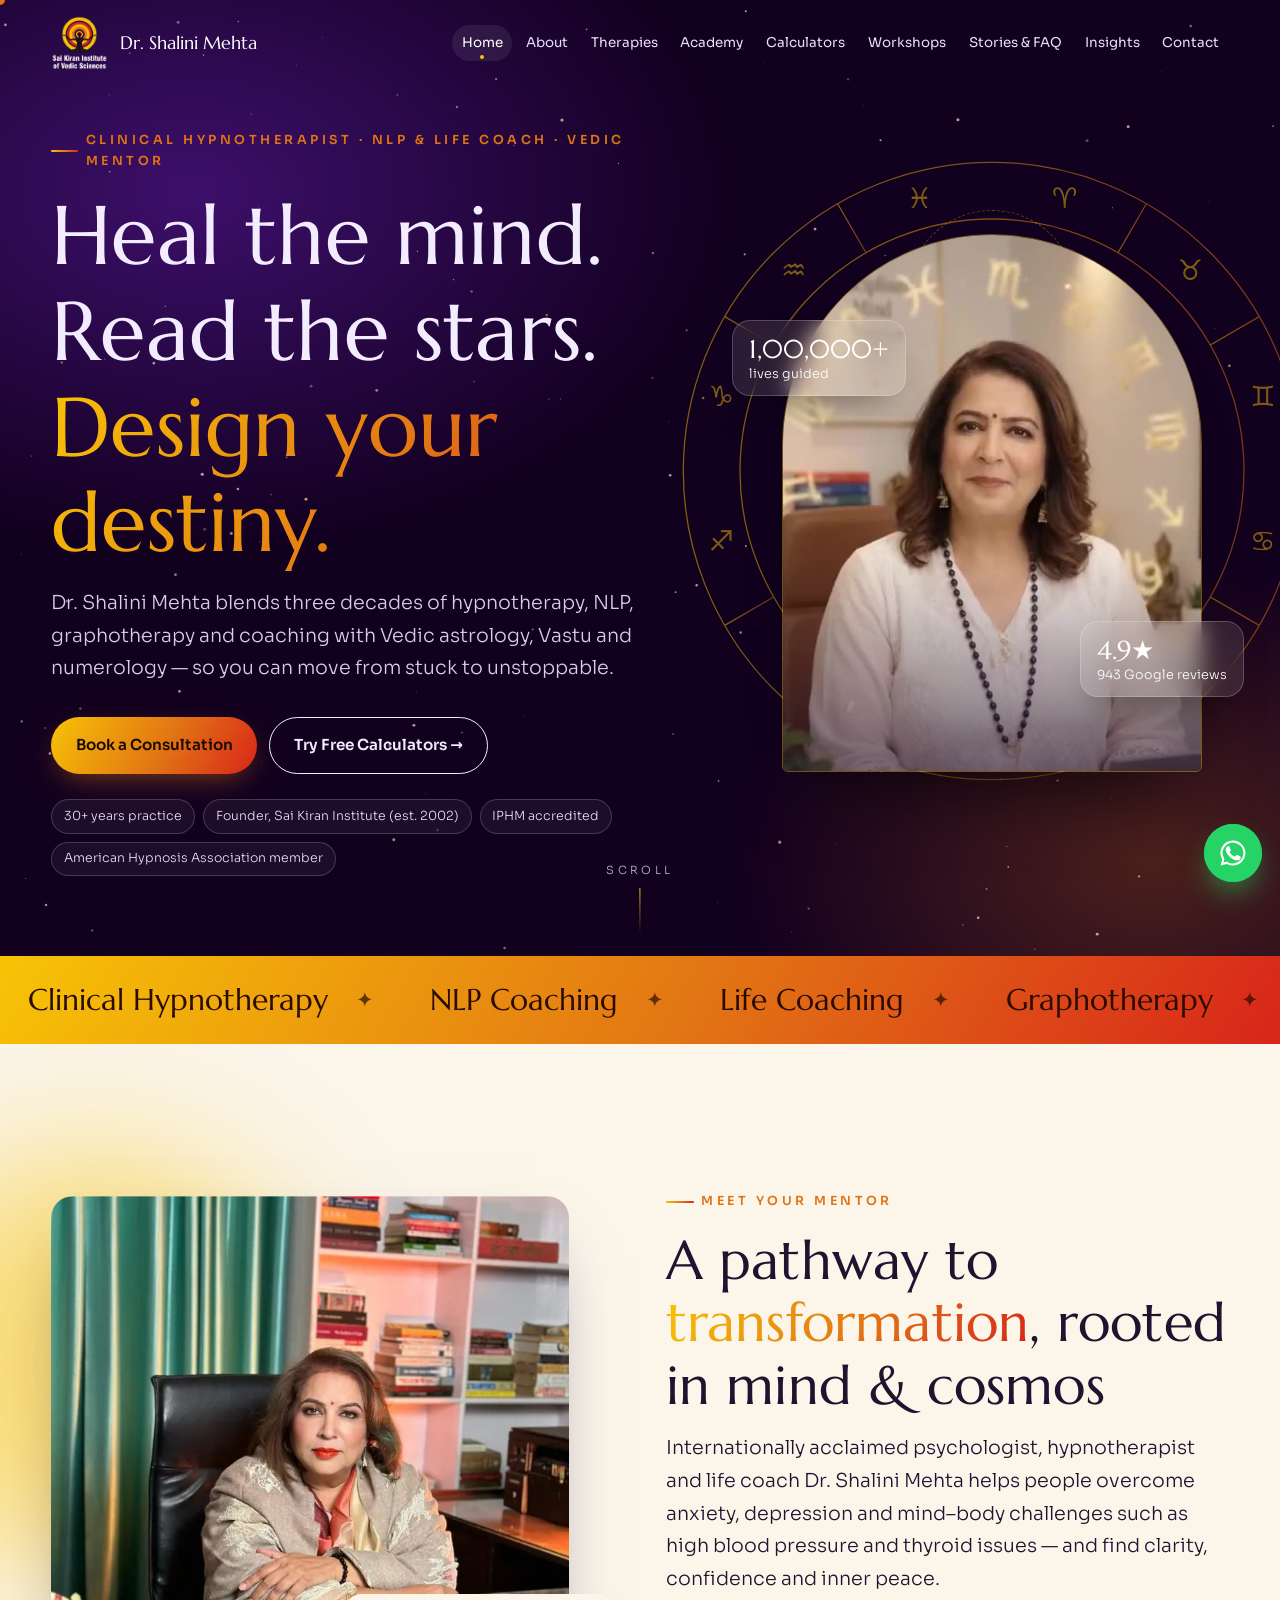
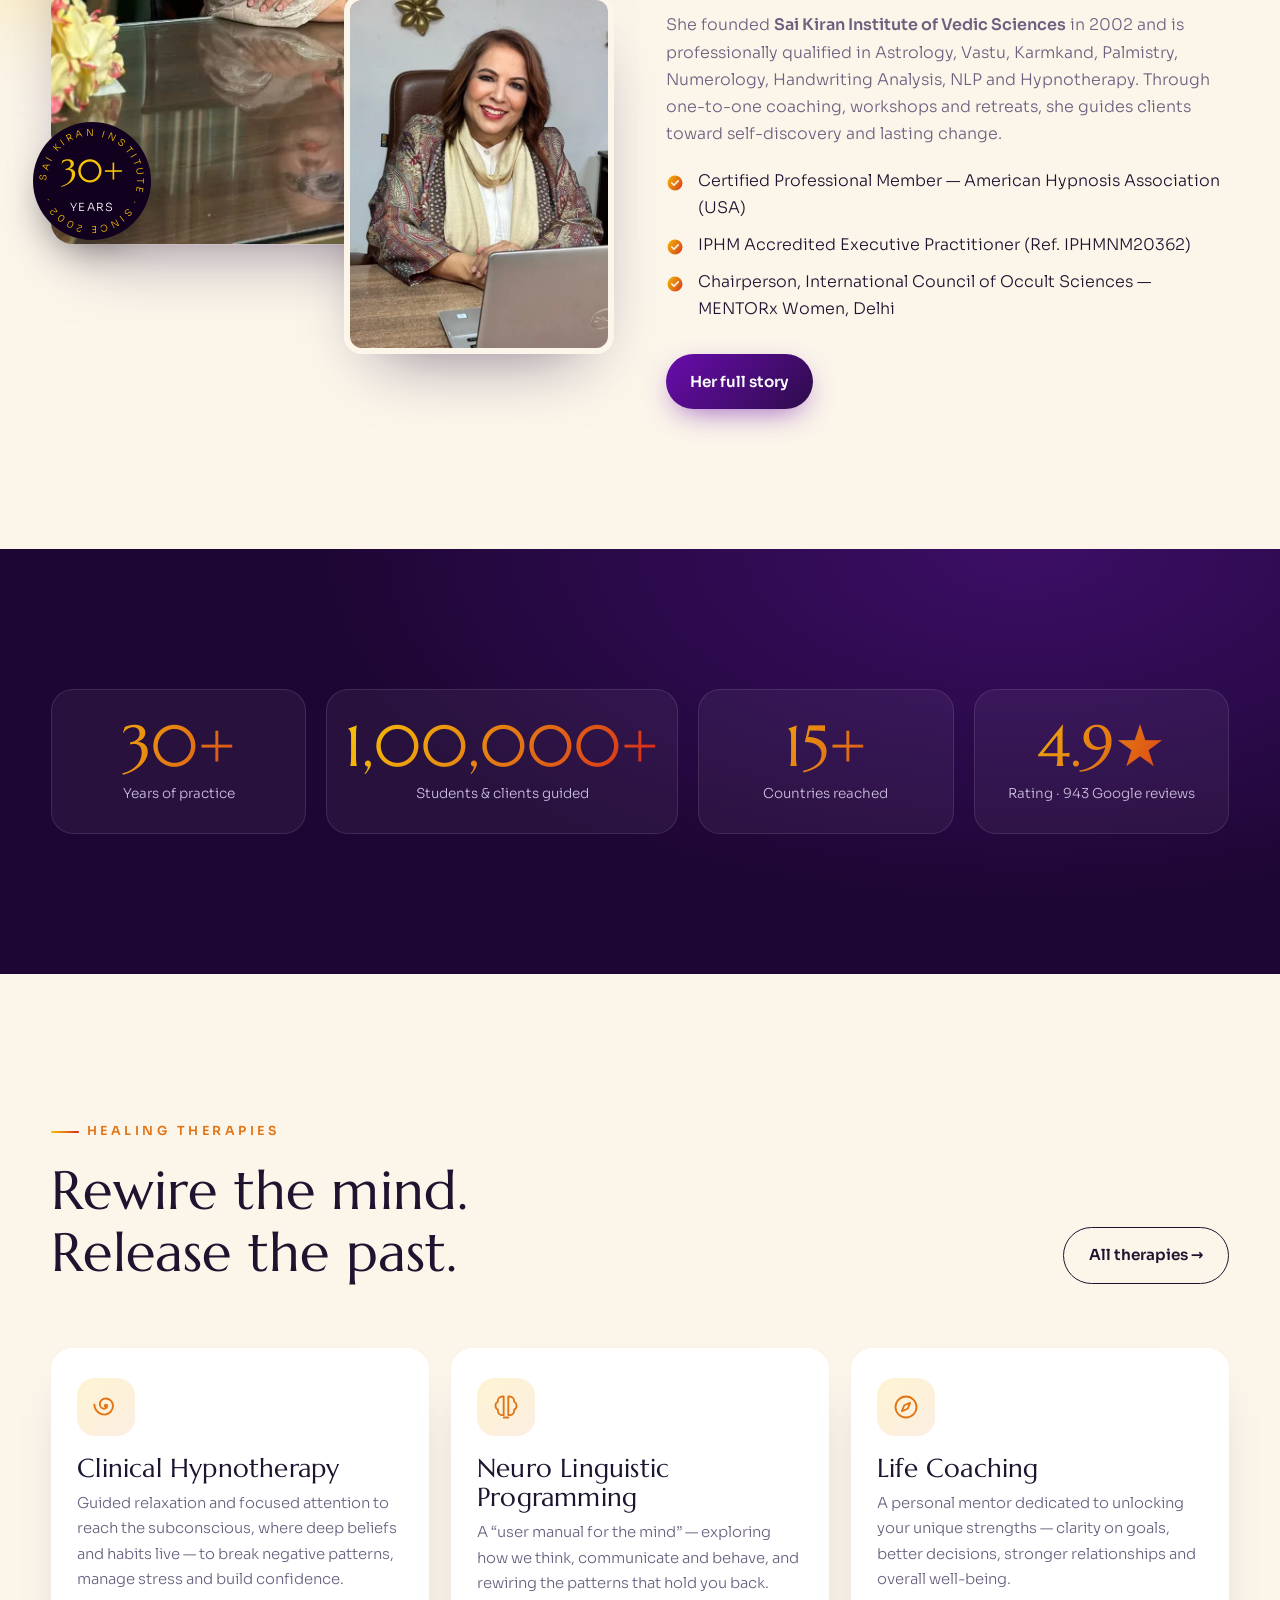
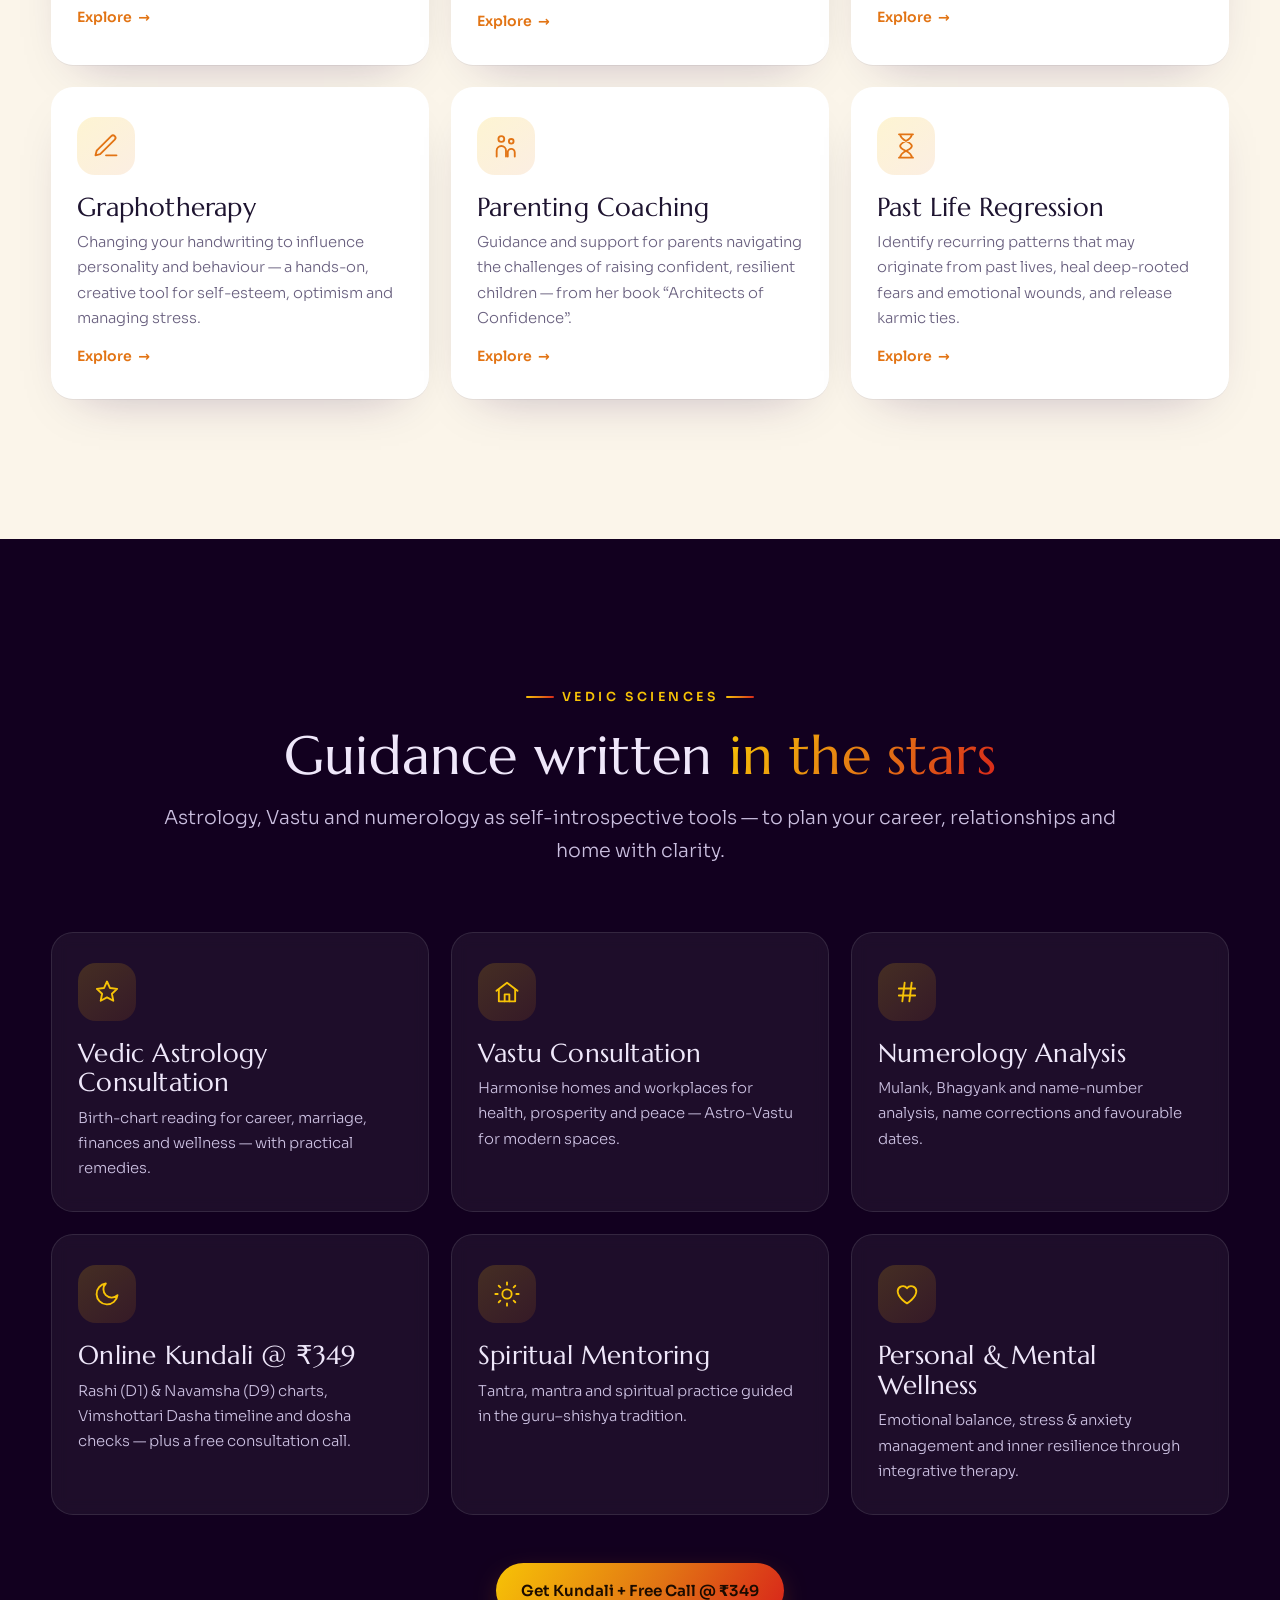
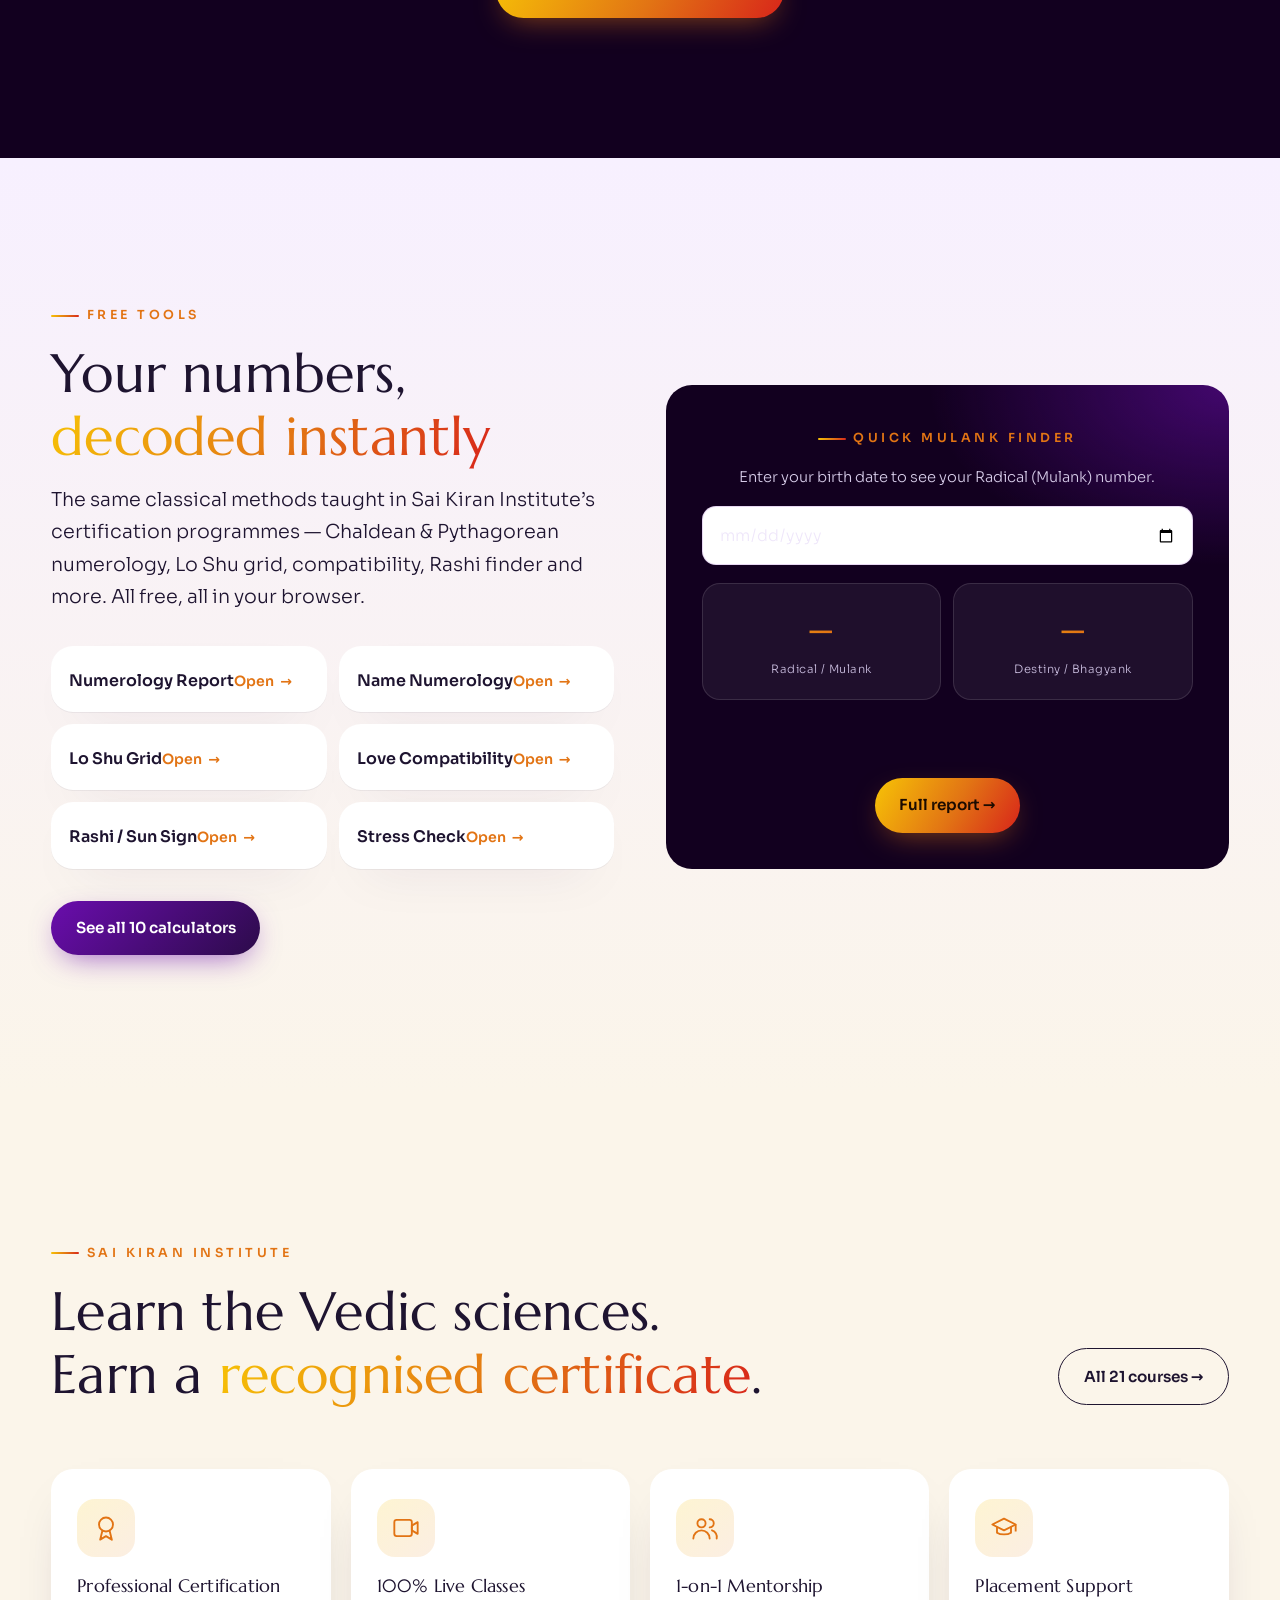
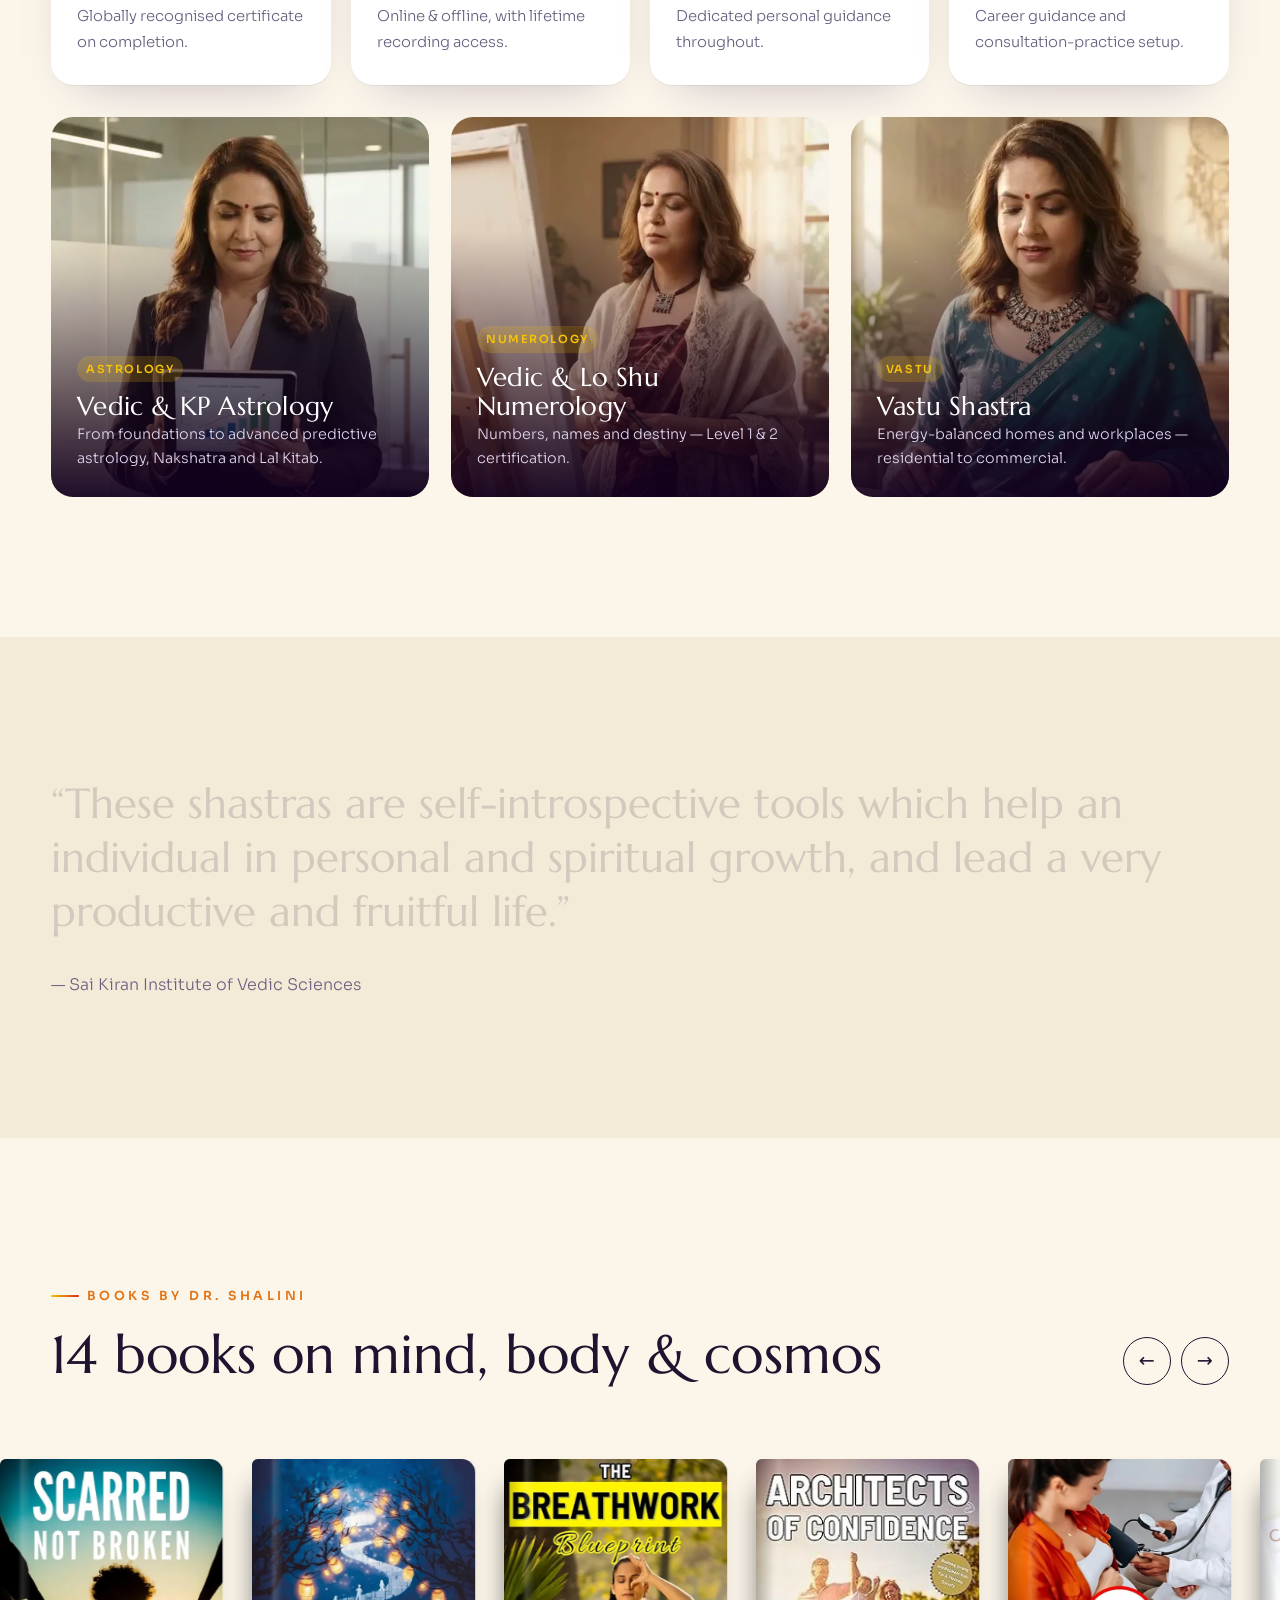
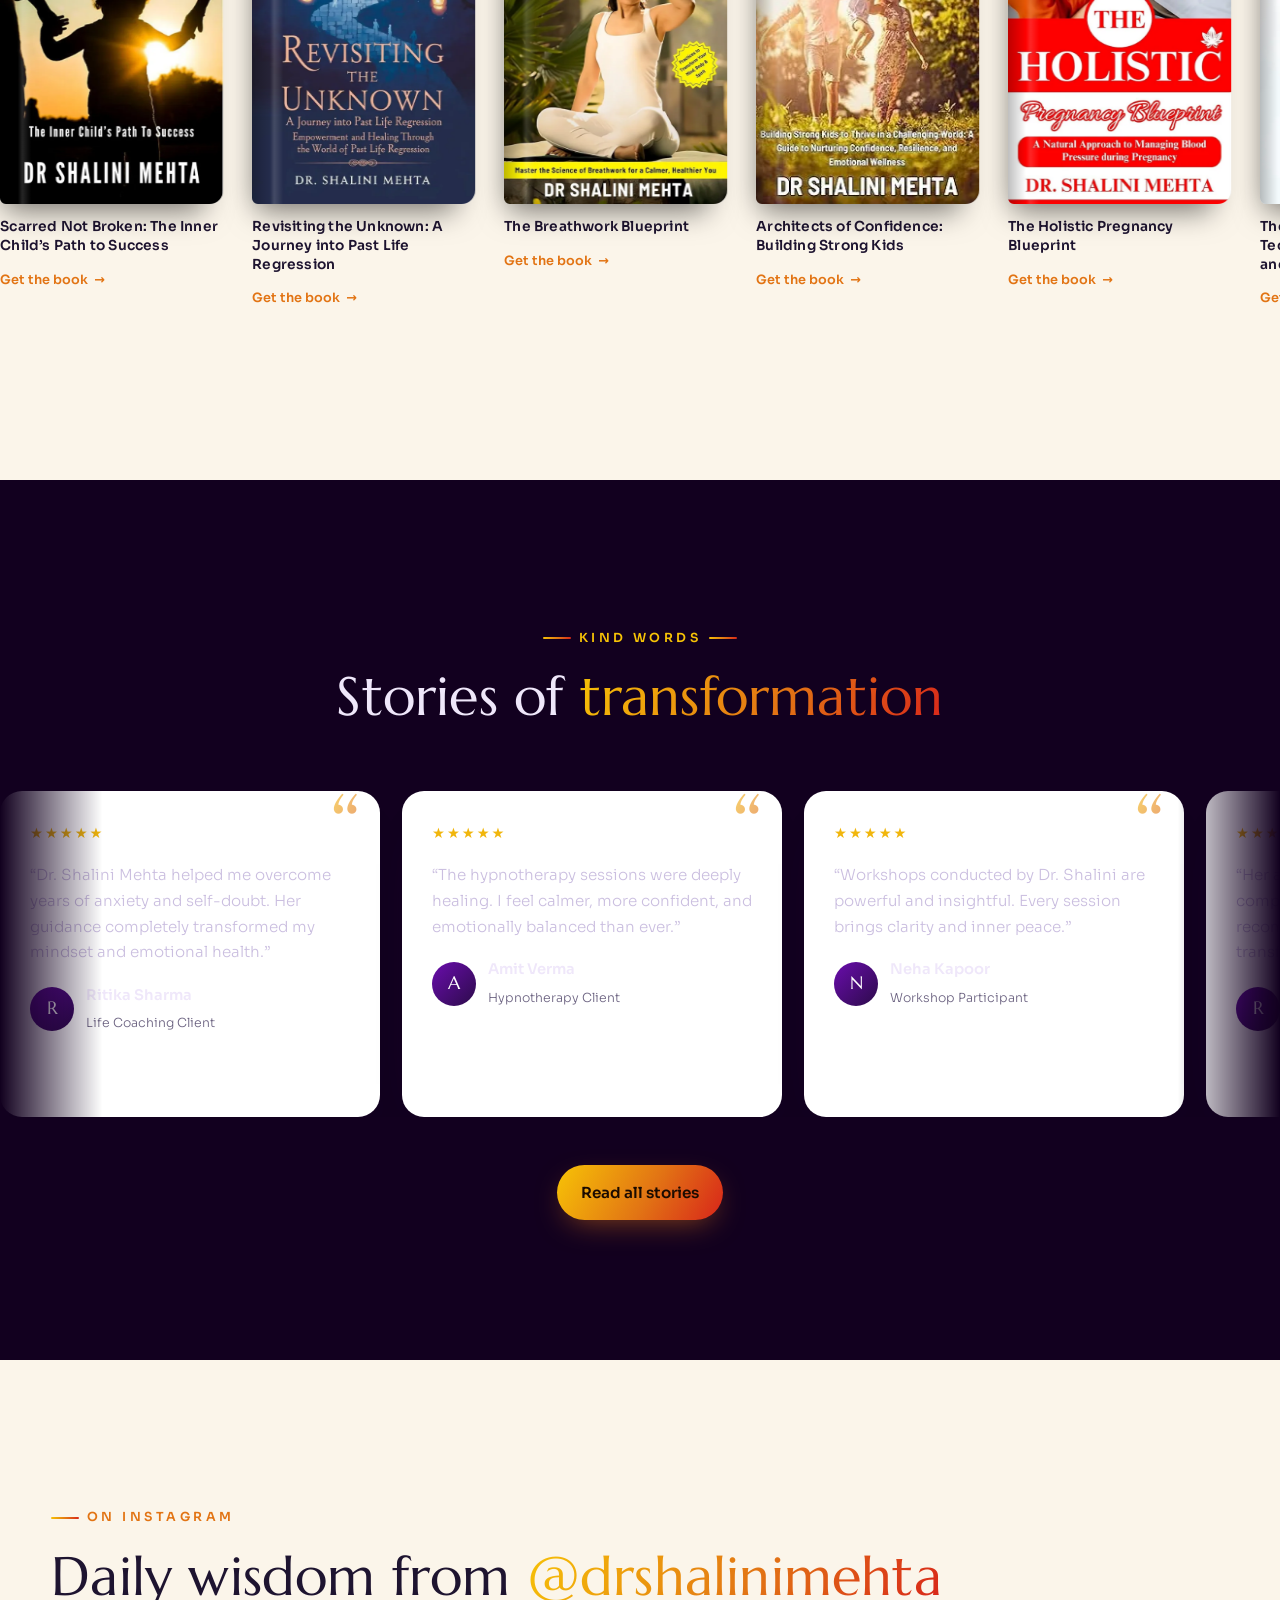
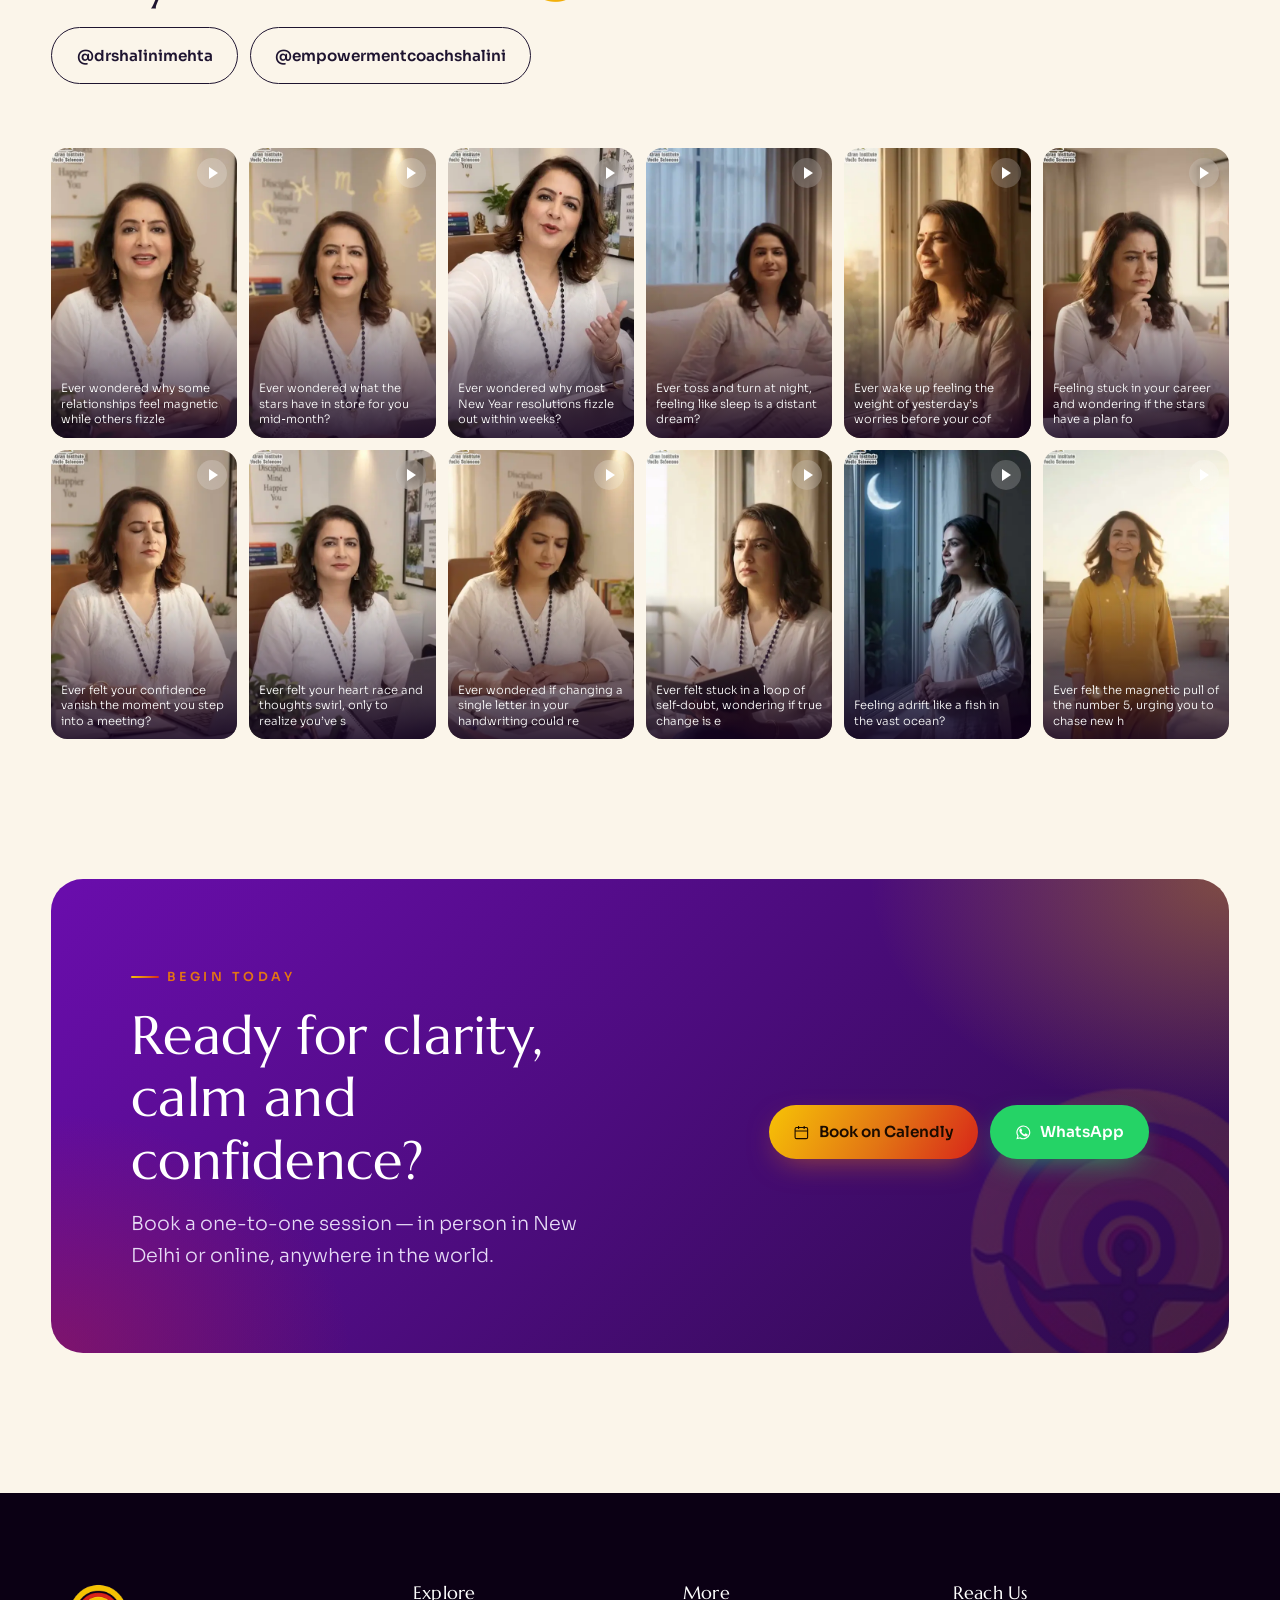
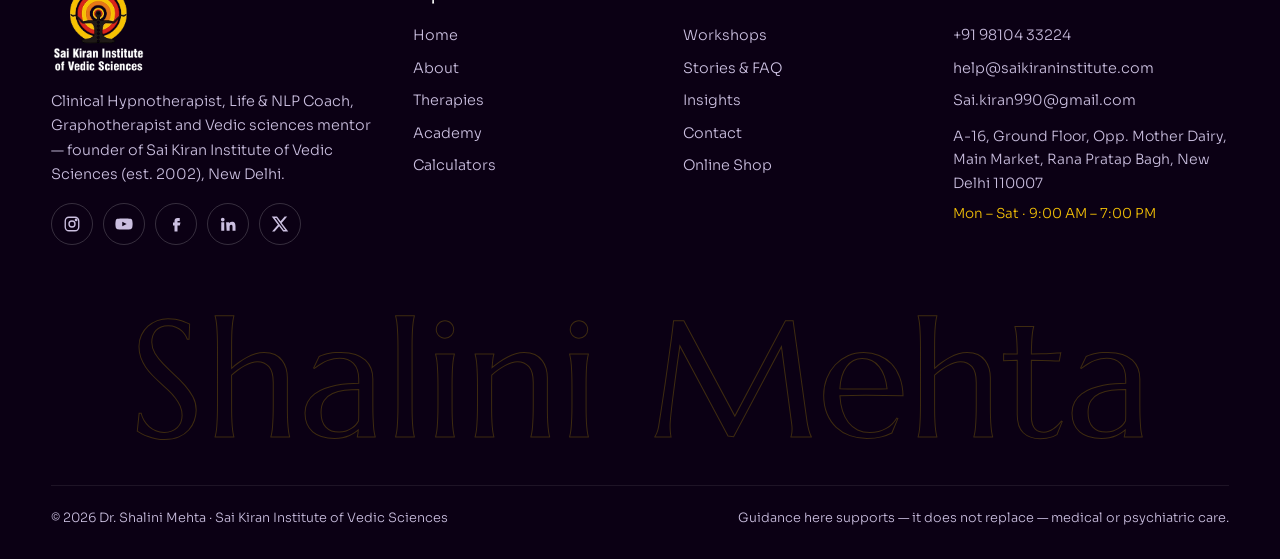
<file: index.html>
<!doctype html><html lang="en"><head><meta charset="utf-8"><meta name="viewport" content="width=device-width,initial-scale=1,viewport-fit=cover">
<title>Dr. Shalini Mehta — Hypnotherapy, Life Coaching & Vedic Sciences</title><meta name="description" content="Dr. Shalini Mehta: Clinical Hypnotherapist, NLP & Life Coach, Graphotherapist and founder of Sai Kiran Institute of Vedic Sciences, New Delhi. Therapies, courses, workshops and free numerology calculators."><meta name="theme-color" content="#12001f">
<meta property="og:title" content="Dr. Shalini Mehta — Hypnotherapy, Life Coaching & Vedic Sciences"><meta property="og:description" content="Dr. Shalini Mehta: Clinical Hypnotherapist, NLP & Life Coach, Graphotherapist and founder of Sai Kiran Institute of Vedic Sciences, New Delhi. Therapies, courses, workshops and free numerology calculators."><meta property="og:image" content="img/p-desk.webp">
<link rel="icon" href="img/favicon.png"><link rel="preload" href="fonts/marcellus-400.woff2" as="font" type="font/woff2" crossorigin><link rel="stylesheet" href="css/style.css"></head>
<body><div id="loader"><div class="ld"><i></i><i></i><i></i><img src="img/emblem.png" alt=""><div class="ld-t">DR. SHALINI MEHTA</div><div class="ld-bar"><b></b></div></div></div>
<div id="curtain"><span></span><span></span><span></span><span></span><span></span></div><div id="prog"></div><div id="glow"></div>
<header class="hdr"><div class="wrap"><a href="index.html" class="brand"><img src="img/logo-light.png" alt="Sai Kiran Institute logo" width="271" height="256"><span>Dr. Shalini Mehta<small>Therapy · Coaching · Vedic Sciences</small></span></a>
<nav class="nav"><a href="index.html" class="on">Home</a><a href="about.html" class="">About</a><a href="therapies.html" class="">Therapies</a><a href="academy.html" class="">Academy</a><a href="calculators.html" class="">Calculators</a><a href="workshops.html" class="">Workshops</a><a href="testimonials.html" class="">Stories & FAQ</a><a href="insights.html" class="">Insights</a><a href="contact.html" class="">Contact</a></nav><a class="btn hb" href="contact.html">Book a Session</a><button class="burger" aria-label="Menu"><i></i><i></i><i></i></button></div></header>
<div class="mnav"><a class="l" href="index.html"><em>01</em>Home</a><a class="l" href="about.html"><em>02</em>About</a><a class="l" href="therapies.html"><em>03</em>Therapies</a><a class="l" href="academy.html"><em>04</em>Academy</a><a class="l" href="calculators.html"><em>05</em>Calculators</a><a class="l" href="workshops.html"><em>06</em>Workshops</a><a class="l" href="testimonials.html"><em>07</em>Stories & FAQ</a><a class="l" href="insights.html"><em>08</em>Insights</a><a class="l" href="contact.html"><em>09</em>Contact</a><div class="mc"><a class="btn wa" href="https://wa.me/919810433224" target="_blank" rel="noopener"><svg viewBox="0 0 24 24" fill="currentColor"><path d="M17.5 14.4c-.3-.1-1.7-.8-2-.9-.3-.1-.5-.1-.7.1-.2.3-.8.9-.9 1.1-.2.2-.3.2-.6.1-.3-.1-1.2-.5-2.3-1.4-.9-.8-1.4-1.7-1.6-2-.2-.3 0-.5.1-.6l.4-.5c.1-.2.2-.3.3-.5.1-.2 0-.4 0-.5l-.9-2.2c-.2-.6-.5-.5-.7-.5h-.6c-.2 0-.5.1-.8.4-.3.3-1 1-1 2.5s1.1 2.9 1.2 3.1c.1.2 2.1 3.2 5.1 4.5.7.3 1.3.5 1.7.6.7.2 1.4.2 1.9.1.6-.1 1.7-.7 1.9-1.4.2-.7.2-1.3.2-1.4-.1-.1-.3-.2-.6-.3zM12 2a10 10 0 0 0-8.6 15.1L2 22l5-1.3A10 10 0 1 0 12 2zm0 18.3c-1.5 0-3-.4-4.3-1.2l-.3-.2-3 .8.8-2.9-.2-.3A8.3 8.3 0 1 1 12 20.3z"/></svg> WhatsApp</a><a class="btn ghost" style="color:#fff" href="tel:+919810433224"><svg viewBox="0 0 24 24" fill="none" stroke="currentColor" stroke-width="1.6" stroke-linejoin="round"><path d="M5 3h4l2 5-2.5 1.5a11 11 0 0 0 6 6L16 13l5 2v4a2 2 0 0 1-2 2A16 16 0 0 1 3 5a2 2 0 0 1 2-2"/></svg> Call</a></div></div><main>
<section class="hero"><canvas id="stars"></canvas>
<div class="wrap"><div>
<div class="eyebrow" data-r>Clinical Hypnotherapist · NLP & Life Coach · Vedic Mentor</div>
<h1><span class="ln"><span>Heal the mind.</span></span><span class="ln"><span>Read the stars.</span></span><span class="ln"><span class="gt">Design your destiny.</span></span></h1>
<p class="lead" data-r data-d=".5">Dr. Shalini Mehta blends three decades of hypnotherapy, NLP, graphotherapy and coaching with Vedic astrology, Vastu and numerology — so you can move from stuck to unstoppable.</p>
<div class="btns" data-r data-d=".65"><a class="btn" href="contact.html">Book a Consultation</a><a class="btn ghost" href="calculators.html">Try Free Calculators →</a></div>
<div class="chips" data-r data-d=".8"><span class="chip">30+ years practice</span><span class="chip">Founder, Sai Kiran Institute (est. 2002)</span><span class="chip">IPHM accredited</span><span class="chip">American Hypnosis Association member</span></div>
</div>
<div class="arch" data-r="z" data-d=".3"><svg class="wheel" viewBox="0 0 400 400" aria-hidden="true"><defs><linearGradient id="wg" x1="0" x2="1"><stop offset="0" stop-color="#f7c306"/><stop offset="1" stop-color="#e27414"/></linearGradient></defs><g fill="none" stroke="url(#wg)" stroke-width=".8" opacity=".9"><circle cx="200" cy="200" r="196"/><circle cx="200" cy="200" r="160"/><circle cx="200" cy="200" r="120" stroke-dasharray="2 6"/><circle cx="200" cy="200" r="60"/><line x1="360.0" y1="200.0" x2="396.0" y2="200.0"/><line x1="338.6" y1="280.0" x2="369.7" y2="298.0"/><line x1="280.0" y1="338.6" x2="298.0" y2="369.7"/><line x1="200.0" y1="360.0" x2="200.0" y2="396.0"/><line x1="120.0" y1="338.6" x2="102.0" y2="369.7"/><line x1="61.4" y1="280.0" x2="30.3" y2="298.0"/><line x1="40.0" y1="200.0" x2="4.0" y2="200.0"/><line x1="61.4" y1="120.0" x2="30.3" y2="102.0"/><line x1="120.0" y1="61.4" x2="102.0" y2="30.3"/><line x1="200.0" y1="40.0" x2="200.0" y2="4.0"/><line x1="280.0" y1="61.4" x2="298.0" y2="30.3"/><line x1="338.6" y1="120.0" x2="369.7" y2="102.0"/></g><g fill="#f7c306" font-size="18" text-anchor="middle" dominant-baseline="middle" opacity=".85"><text x="246.1" y="28.1">♈&#xFE0E;</text><text x="325.9" y="74.1">♉&#xFE0E;</text><text x="371.9" y="153.9">♊&#xFE0E;</text><text x="371.9" y="246.1">♋&#xFE0E;</text><text x="325.9" y="325.9">♌&#xFE0E;</text><text x="246.1" y="371.9">♍&#xFE0E;</text><text x="153.9" y="371.9">♎&#xFE0E;</text><text x="74.1" y="325.9">♏&#xFE0E;</text><text x="28.1" y="246.1">♐&#xFE0E;</text><text x="28.1" y="153.9">♑&#xFE0E;</text><text x="74.1" y="74.1">♒&#xFE0E;</text><text x="153.9" y="28.1">♓&#xFE0E;</text></g></svg><div class="ring"></div><div class="frame"><video src="media/hero-astro.mp4" poster="media/hero-astro.jpg" autoplay muted loop playsinline></video></div>
<div class="badge b1"><b data-count="100000" data-suf="+">0</b>lives guided</div><div class="badge b2"><b>4.9★</b>943 Google reviews</div></div>
</div><div class="scrollcue">SCROLL<i></i></div></section>
<div class="marq "><div class="tr"><span>Clinical Hypnotherapy</span><span>NLP Coaching</span><span>Life Coaching</span><span>Graphotherapy</span><span>Vedic Astrology</span><span>Vastu Shastra</span><span>Numerology</span><span>Past Life Regression</span><span>Parenting Coaching</span><span>Yoga & Meditation</span><span>Nature Cure</span><span>Tantra Vidya</span></div></div>

<section class="sec"><div class="blob" style="width:420px;height:420px;background:#f7c306;left:-120px;top:10%"></div><div class="wrap g2 rel">
<div class="stack" data-r="l"><div class="imgf" style="aspect-ratio:4/5" data-speed="-0.04"><img src="img/p-desk.webp" alt="Dr. Shalini Mehta at her desk" loading="lazy"></div><div class="imgf" style="aspect-ratio:3/4"><img src="img/p-laptop.webp" alt="Dr. Shalini Mehta" loading="lazy"></div>
<div class="stamp"><svg viewBox="0 0 120 120"><defs><path id="cp" d="M60 60m-46 0a46 46 0 1 1 92 0a46 46 0 1 1-92 0"/></defs><text fill="#f7c306" font-size="9.5" letter-spacing="3"><textPath href="#cp">SAI KIRAN INSTITUTE · SINCE 2002 · </textPath></text></svg><span><b>30+</b>YEARS</span></div></div>
<div data-r="r"><div class="eyebrow">Meet your mentor</div><h2>A pathway to <span class="gt">transformation</span>, rooted in mind & cosmos</h2>
<p class="lead">Internationally acclaimed psychologist, hypnotherapist and life coach Dr. Shalini Mehta helps people overcome anxiety, depression and mind–body challenges such as high blood pressure and thyroid issues — and find clarity, confidence and inner peace.</p>
<p class="mt1 muted">She founded <b>Sai Kiran Institute of Vedic Sciences</b> in 2002 and is professionally qualified in Astrology, Vastu, Karmkand, Palmistry, Numerology, Handwriting Analysis, NLP and Hypnotherapy. Through one-to-one coaching, workshops and retreats, she guides clients toward self-discovery and lasting change.</p>
<ul class="ticks"><li>Certified Professional Member — American Hypnosis Association (USA)</li><li>IPHM Accredited Executive Practitioner (Ref. IPHMNM20362)</li><li>Chairperson, International Council of Occult Sciences — MENTORx Women, Delhi</li></ul>
<div class="btns"><a class="btn purple" href="about.html">Her full story</a></div></div></div></section>

<section class="sec plum"><div class="wrap"><div class="stats" data-stagger>
<div class="stat"><div class="num" data-count="30" data-suf="+">0</div><p>Years of practice</p></div>
<div class="stat"><div class="num" data-count="100000" data-suf="+">0</div><p>Students & clients guided</p></div>
<div class="stat"><div class="num" data-count="15" data-suf="+">0</div><p>Countries reached</p></div>
<div class="stat"><div class="num" data-count="4.9" data-suf="★">0</div><p>Rating · 943 Google reviews</p></div></div></div></section>

<section class="sec"><div class="wrap"><div class="head flexb"><div><div class="eyebrow">Healing therapies</div><h2>Rewire the mind.<br>Release the past.</h2></div><a class="btn ghost" href="therapies.html">All therapies →</a></div>
<div class="g3" data-stagger><a class="card" href="therapies.html#hypnotherapy" data-tilt><div class="ic"><svg viewBox="0 0 24 24" fill="none" stroke="currentColor" stroke-width="1.6" stroke-linecap="round"><path d="M12 12a1 1 0 1 1 1-1 2.5 2.5 0 0 1-2.5 2.5A3.8 3.8 0 0 1 6.7 9.7 5 5 0 0 1 11.7 4.7a6.3 6.3 0 0 1 6.3 6.3 7.5 7.5 0 0 1-7.5 7.5A8.8 8.8 0 0 1 2 9.7"/></svg></div><h3>Clinical Hypnotherapy</h3><p>Guided relaxation and focused attention to reach the subconscious, where deep beliefs and habits live — to break negative patterns, manage stress and build confidence.</p><span class="more">Explore</span></a><a class="card" href="therapies.html#nlp" data-tilt><div class="ic"><svg viewBox="0 0 24 24" fill="none" stroke="currentColor" stroke-width="1.6" stroke-linecap="round" stroke-linejoin="round"><path d="M9 3a4 4 0 0 0-4 4v.5A3.5 3.5 0 0 0 3 11a3.5 3.5 0 0 0 2 3.2V15a4 4 0 0 0 4 4h1V3H9z"/><path d="M15 3a4 4 0 0 1 4 4v.5A3.5 3.5 0 0 1 21 11a3.5 3.5 0 0 1-2 3.2V15a4 4 0 0 1-4 4h-1V3h1z"/><path d="M10 21h4"/></svg></div><h3>Neuro Linguistic Programming</h3><p>A “user manual for the mind” — exploring how we think, communicate and behave, and rewiring the patterns that hold you back.</p><span class="more">Explore</span></a><a class="card" href="therapies.html#life-coaching" data-tilt><div class="ic"><svg viewBox="0 0 24 24" fill="none" stroke="currentColor" stroke-width="1.6" stroke-linecap="round" stroke-linejoin="round"><circle cx="12" cy="12" r="9"/><path d="m15.5 8.5-2 5-5 2 2-5z"/></svg></div><h3>Life Coaching</h3><p>A personal mentor dedicated to unlocking your unique strengths — clarity on goals, better decisions, stronger relationships and overall well-being.</p><span class="more">Explore</span></a><a class="card" href="therapies.html#graphotherapy" data-tilt><div class="ic"><svg viewBox="0 0 24 24" fill="none" stroke="currentColor" stroke-width="1.6" stroke-linecap="round" stroke-linejoin="round"><path d="M12 20h9"/><path d="M16.5 3.5a2.1 2.1 0 0 1 3 3L7 19l-4 1 1-4z"/></svg></div><h3>Graphotherapy</h3><p>Changing your handwriting to influence personality and behaviour — a hands-on, creative tool for self-esteem, optimism and managing stress.</p><span class="more">Explore</span></a><a class="card" href="therapies.html#parenting" data-tilt><div class="ic"><svg viewBox="0 0 24 24" fill="none" stroke="currentColor" stroke-width="1.6" stroke-linecap="round" stroke-linejoin="round"><circle cx="8" cy="6" r="2.5"/><circle cx="16.5" cy="8" r="2"/><path d="M4 21v-5a4 4 0 0 1 8 0v5"/><path d="M13.5 21v-3.5a3 3 0 0 1 6 0V21"/></svg></div><h3>Parenting Coaching</h3><p>Guidance and support for parents navigating the challenges of raising confident, resilient children — from her book “Architects of Confidence”.</p><span class="more">Explore</span></a><a class="card" href="therapies.html#plr" data-tilt><div class="ic"><svg viewBox="0 0 24 24" fill="none" stroke="currentColor" stroke-width="1.6" stroke-linecap="round" stroke-linejoin="round"><path d="M6 2h12M6 22h12M7 2c0 6 10 6 10 10S7 16 7 22M17 2c0 6-10 6-10 10s10 4 10 10"/></svg></div><h3>Past Life Regression</h3><p>Identify recurring patterns that may originate from past lives, heal deep-rooted fears and emotional wounds, and release karmic ties.</p><span class="more">Explore</span></a></div></div></section>

<section class="sec dark"><div class="wrap"><div class="head center"><div class="eyebrow">Vedic sciences</div><h2>Guidance written <span class="gt">in the stars</span></h2><p class="lead">Astrology, Vastu and numerology as self-introspective tools — to plan your career, relationships and home with clarity.</p></div>
<div class="g3" data-stagger><div class="card"><div class="ic"><svg viewBox="0 0 24 24" fill="none" stroke="currentColor" stroke-width="1.6" stroke-linejoin="round"><path d="m12 3 2.6 5.6 6.1.7-4.5 4.2 1.2 6L12 16.6 6.6 19.5l1.2-6L3.3 9.3l6.1-.7z"/></svg></div><h3>Vedic Astrology Consultation</h3><p>Birth-chart reading for career, marriage, finances and wellness — with practical remedies.</p></div><div class="card"><div class="ic"><svg viewBox="0 0 24 24" fill="none" stroke="currentColor" stroke-width="1.6" stroke-linecap="round" stroke-linejoin="round"><path d="M3 11 12 4l9 7"/><path d="M5 10v10h14V10"/><path d="M10 20v-6h4v6"/></svg></div><h3>Vastu Consultation</h3><p>Harmonise homes and workplaces for health, prosperity and peace — Astro-Vastu for modern spaces.</p></div><div class="card"><div class="ic"><svg viewBox="0 0 24 24" fill="none" stroke="currentColor" stroke-width="1.6" stroke-linecap="round"><path d="M5 9h14M5 15h14M10 4 8 20M16 4l-2 16"/></svg></div><h3>Numerology Analysis</h3><p>Mulank, Bhagyank and name-number analysis, name corrections and favourable dates.</p></div><div class="card"><div class="ic"><svg viewBox="0 0 24 24" fill="none" stroke="currentColor" stroke-width="1.6" stroke-linejoin="round"><path d="M21 13A9 9 0 1 1 11 3a7 7 0 0 0 10 10z"/></svg></div><h3>Online Kundali @ ₹349</h3><p>Rashi (D1) & Navamsha (D9) charts, Vimshottari Dasha timeline and dosha checks — plus a free consultation call.</p></div><div class="card"><div class="ic"><svg viewBox="0 0 24 24" fill="none" stroke="currentColor" stroke-width="1.6" stroke-linecap="round"><circle cx="12" cy="12" r="4"/><path d="M12 2v2M12 20v2M2 12h2M20 12h2M4.9 4.9l1.4 1.4M17.7 17.7l1.4 1.4M4.9 19.1l1.4-1.4M17.7 6.3l1.4-1.4"/></svg></div><h3>Spiritual Mentoring</h3><p>Tantra, mantra and spiritual practice guided in the guru–shishya tradition.</p></div><div class="card"><div class="ic"><svg viewBox="0 0 24 24" fill="none" stroke="currentColor" stroke-width="1.6" stroke-linejoin="round"><path d="M12 20s-8-4.6-8-10.5A4.5 4.5 0 0 1 12 7a4.5 4.5 0 0 1 8 2.5C20 15.4 12 20 12 20z"/></svg></div><h3>Personal & Mental Wellness</h3><p>Emotional balance, stress & anxiety management and inner resilience through integrative therapy.</p></div></div>
<div class="center mt3"><a class="btn" href="https://wa.me/919810433224?text=Namaste%2C%20I%20want%20the%20Online%20Kundali%20%2B%20free%20consultation%20call%20%28%E2%82%B9349%29." target="_blank" rel="noopener">Get Kundali + Free Call @ ₹349</a></div></div></section>

<section class="sec lav"><div class="wrap g2">
<div data-r="l"><div class="eyebrow">Free tools</div><h2>Your numbers, <span class="gt">decoded instantly</span></h2><p class="lead">The same classical methods taught in Sai Kiran Institute’s certification programmes — Chaldean & Pythagorean numerology, Lo Shu grid, compatibility, Rashi finder and more. All free, all in your browser.</p>
<div class="g2 mt2" style="gap:12px"><a class="card" style="padding:18px" href="calculators.html#numerology"><b style="font-weight:600">Numerology Report</b><span class="more" style="margin-top:6px">Open</span></a><a class="card" style="padding:18px" href="calculators.html#name"><b style="font-weight:600">Name Numerology</b><span class="more" style="margin-top:6px">Open</span></a><a class="card" style="padding:18px" href="calculators.html#loshu"><b style="font-weight:600">Lo Shu Grid</b><span class="more" style="margin-top:6px">Open</span></a><a class="card" style="padding:18px" href="calculators.html#love"><b style="font-weight:600">Love Compatibility</b><span class="more" style="margin-top:6px">Open</span></a><a class="card" style="padding:18px" href="calculators.html#zodiac"><b style="font-weight:600">Rashi / Sun Sign</b><span class="more" style="margin-top:6px">Open</span></a><a class="card" style="padding:18px" href="calculators.html#stress"><b style="font-weight:600">Stress Check</b><span class="more" style="margin-top:6px">Open</span></a></div>
<div class="btns"><a class="btn purple" href="calculators.html">See all 10 calculators</a></div></div>
<div data-r="r"><div class="rbox" style="text-align:center"><div class="eyebrow" style="justify-content:center">Quick Mulank finder</div><p>Enter your birth date to see your Radical (Mulank) number.</p>
<div class="field mt1"><input type="date" id="qdob" aria-label="Date of birth"></div><div class="big3" style="grid-template-columns:1fr 1fr"><div><b id="qrad">–</b><small>Radical / Mulank</small></div><div><b id="qdes">–</b><small>Destiny / Bhagyank</small></div></div><p id="qtxt" style="min-height:3em"></p><a class="btn mt1" href="calculators.html#numerology">Full report →</a></div></div></div></section>

<section class="sec"><div class="wrap"><div class="head flexb"><div><div class="eyebrow">Sai Kiran Institute</div><h2>Learn the Vedic sciences.<br>Earn a <span class="gt">recognised certificate</span>.</h2></div><a class="btn ghost" href="academy.html">All 21 courses →</a></div>
<div class="g4" data-stagger><div class="card"><div class="ic"><svg viewBox="0 0 24 24" fill="none" stroke="currentColor" stroke-width="1.6" stroke-linejoin="round"><circle cx="12" cy="9" r="6"/><path d="m9 14-2 8 5-3 5 3-2-8"/></svg></div><h3 style="font-size:1.15rem">Professional Certification</h3><p>Globally recognised certificate on completion.</p></div><div class="card"><div class="ic"><svg viewBox="0 0 24 24" fill="none" stroke="currentColor" stroke-width="1.6" stroke-linejoin="round"><rect x="2" y="5" width="15" height="14" rx="2"/><path d="m17 10 5-3v10l-5-3z"/></svg></div><h3 style="font-size:1.15rem">100% Live Classes</h3><p>Online & offline, with lifetime recording access.</p></div><div class="card"><div class="ic"><svg viewBox="0 0 24 24" fill="none" stroke="currentColor" stroke-width="1.6" stroke-linecap="round"><circle cx="9" cy="8" r="3.5"/><path d="M2 21a7 7 0 0 1 14 0"/><path d="M16 4.5a3.5 3.5 0 0 1 0 7M18 14a6 6 0 0 1 4 7"/></svg></div><h3 style="font-size:1.15rem">1-on-1 Mentorship</h3><p>Dedicated personal guidance throughout.</p></div><div class="card"><div class="ic"><svg viewBox="0 0 24 24" fill="none" stroke="currentColor" stroke-width="1.6" stroke-linejoin="round"><path d="m2 9 10-5 10 5-10 5z"/><path d="M6 11v5c3 2 9 2 12 0v-5M22 9v6"/></svg></div><h3 style="font-size:1.15rem">Placement Support</h3><p>Career guidance and consultation-practice setup.</p></div></div>
<div class="g3 mt2" data-stagger><a class="pcard" href="academy.html" data-tilt><img src="img/h18.webp" alt="" loading="lazy"><div class="in"><span class="tag">Astrology</span><h3>Vedic & KP Astrology</h3><p>From foundations to advanced predictive astrology, Nakshatra and Lal Kitab.</p></div></a><a class="pcard" href="academy.html" data-tilt><img src="img/h20.webp" alt="" loading="lazy"><div class="in"><span class="tag">Numerology</span><h3>Vedic & Lo Shu Numerology</h3><p>Numbers, names and destiny — Level 1 & 2 certification.</p></div></a><a class="pcard" href="academy.html" data-tilt><img src="img/h21.webp" alt="" loading="lazy"><div class="in"><span class="tag">Vastu</span><h3>Vastu Shastra</h3><p>Energy-balanced homes and workplaces — residential to commercial.</p></div></a></div></div></section>

<section class="sec cream2"><div class="wrap"><p class="quote" data-words>“These shastras are self-introspective tools which help an individual in personal and spiritual growth, and lead a very productive and fruitful life.”</p><p class="mt2 muted">— Sai Kiran Institute of Vedic Sciences</p></div></section>

<section class="sec"><div class="wrap"><div class="head flexb"><div><div class="eyebrow">Books by Dr. Shalini</div><h2>14 books on mind, body & cosmos</h2></div><div class="shelf-nav" data-for="#shelf1"><button data-dir="l" aria-label="Previous">←</button><button data-dir="r" aria-label="Next">→</button></div></div><div class="shelf" id="shelf1"><div class="book"><a href="https://www.amazon.in/dp/B0F53T8B31" target="_blank" rel="noopener"><div class="cv"><img src="img/b-scarred.webp" alt="Scarred Not Broken: The Inner Child’s Path to Success" loading="lazy"></div></a><h4>Scarred Not Broken: The Inner Child’s Path to Success</h4><a class="more" href="https://www.amazon.in/dp/B0F53T8B31" target="_blank" rel="noopener">Get the book</a></div><div class="book"><a href="https://www.amazon.in/dp/B0DNCQ49TN" target="_blank" rel="noopener"><div class="cv"><img src="img/b-revisiting.webp" alt="Revisiting the Unknown: A Journey into Past Life Regression" loading="lazy"></div></a><h4>Revisiting the Unknown: A Journey into Past Life Regression</h4><a class="more" href="https://www.amazon.in/dp/B0DNCQ49TN" target="_blank" rel="noopener">Get the book</a></div><div class="book"><a href="https://www.amazon.in/dp/B0D5YNSS4R" target="_blank" rel="noopener"><div class="cv"><img src="img/b-breathwork.webp" alt="The Breathwork Blueprint" loading="lazy"></div></a><h4>The Breathwork Blueprint</h4><a class="more" href="https://www.amazon.in/dp/B0D5YNSS4R" target="_blank" rel="noopener">Get the book</a></div><div class="book"><a href="https://www.amazon.in/dp/B0CW17HNNG" target="_blank" rel="noopener"><div class="cv"><img src="img/b-architects.webp" alt="Architects of Confidence: Building Strong Kids" loading="lazy"></div></a><h4>Architects of Confidence: Building Strong Kids</h4><a class="more" href="https://www.amazon.in/dp/B0CW17HNNG" target="_blank" rel="noopener">Get the book</a></div><div class="book"><a href="https://www.amazon.in/dp/B0CW1M3ZG7" target="_blank" rel="noopener"><div class="cv"><img src="img/b-pregnancy.webp" alt="The Holistic Pregnancy Blueprint" loading="lazy"></div></a><h4>The Holistic Pregnancy Blueprint</h4><a class="more" href="https://www.amazon.in/dp/B0CW1M3ZG7" target="_blank" rel="noopener">Get the book</a></div><div class="book"><a href="https://www.amazon.in/dp/B0D3QTFRV5" target="_blank" rel="noopener"><div class="cv"><img src="img/b-powerwithin.webp" alt="The Power Within: 8 Proven Techniques to Manifest Wealth and Joy" loading="lazy"></div></a><h4>The Power Within: 8 Proven Techniques to Manifest Wealth and Joy</h4><a class="more" href="https://www.amazon.in/dp/B0D3QTFRV5" target="_blank" rel="noopener">Get the book</a></div><div class="book"><a href="https://shalinimehtatherapy.com/book-details/hypnotic-wealth-ebook" target="_blank" rel="noopener"><div class="cv"><img src="img/b-wealth.webp" alt="Hypnotic Wealth" loading="lazy"></div></a><h4>Hypnotic Wealth</h4><a class="more" href="https://shalinimehtatherapy.com/book-details/hypnotic-wealth-ebook" target="_blank" rel="noopener">Get the book</a></div><div class="book"><a href="https://www.amazon.in/dp/B0CVN99ZRW" target="_blank" rel="noopener"><div class="cv"><img src="img/b-eating.webp" alt="Healthy Eating for Diabetes, Stress, Anxiety & High BP" loading="lazy"></div></a><h4>Healthy Eating for Diabetes, Stress, Anxiety & High BP</h4><a class="more" href="https://www.amazon.in/dp/B0CVN99ZRW" target="_blank" rel="noopener">Get the book</a></div><div class="book"><a href="https://www.amazon.in/dp/B0CVN326N6" target="_blank" rel="noopener"><div class="cv"><img src="img/b-superpower.webp" alt="Enhancing the Superpower of Human Mind" loading="lazy"></div></a><h4>Enhancing the Superpower of Human Mind</h4><a class="more" href="https://www.amazon.in/dp/B0CVN326N6" target="_blank" rel="noopener">Get the book</a></div><div class="book"><a href="https://www.amazon.in/dp/B0CVQ8FTCB" target="_blank" rel="noopener"><div class="cv"><img src="img/b-yoga.webp" alt="Yoga Asanas to Heal Stress, Anxiety, High BP & Diabetes" loading="lazy"></div></a><h4>Yoga Asanas to Heal Stress, Anxiety, High BP & Diabetes</h4><a class="more" href="https://www.amazon.in/dp/B0CVQ8FTCB" target="_blank" rel="noopener">Get the book</a></div><div class="book"><a href="https://www.amazon.in/dp/9349999684" target="_blank" rel="noopener"><div class="cv"><img src="img/b-astrology.webp" alt="Power of Astrology" loading="lazy"></div></a><h4>Power of Astrology</h4><a class="more" href="https://www.amazon.in/dp/9349999684" target="_blank" rel="noopener">Get the book</a></div><div class="book"><a href="https://www.amazon.in/dp/B0DQXTW223" target="_blank" rel="noopener"><div class="cv"><img src="img/b-vastuvibes.webp" alt="Vastu Vibes: Transforming Your House" loading="lazy"></div></a><h4>Vastu Vibes: Transforming Your House</h4><a class="more" href="https://www.amazon.in/dp/B0DQXTW223" target="_blank" rel="noopener">Get the book</a></div><div class="book"><a href="https://www.amazon.in/dp/B0DFHQP1Y1" target="_blank" rel="noopener"><div class="cv"><img src="img/b-stellar.webp" alt="Stellar Wisdom: Unveiling the Cosmic Code" loading="lazy"></div></a><h4>Stellar Wisdom: Unveiling the Cosmic Code</h4><a class="more" href="https://www.amazon.in/dp/B0DFHQP1Y1" target="_blank" rel="noopener">Get the book</a></div><div class="book"><a href="https://www.amazon.in/dp/934999920X" target="_blank" rel="noopener"><div class="cv"><img src="img/b-unmedicated.webp" alt="Naturally Unmedicated" loading="lazy"></div></a><h4>Naturally Unmedicated</h4><a class="more" href="https://www.amazon.in/dp/934999920X" target="_blank" rel="noopener">Get the book</a></div></div></div></section>

<section class="sec dark"><div class="wrap"><div class="head center"><div class="eyebrow">Kind words</div><h2>Stories of <span class="gt">transformation</span></h2></div></div>
<div class="tmarq"><div class="tr"><div class="tcard"><div class="stars">★★★★★</div><p class="mt1">“Dr. Shalini Mehta helped me overcome years of anxiety and self-doubt. Her guidance completely transformed my mindset and emotional health.”</p><div class="who"><div class="av">R</div><div><b>Ritika Sharma</b><small>Life Coaching Client</small></div></div></div><div class="tcard"><div class="stars">★★★★★</div><p class="mt1">“The hypnotherapy sessions were deeply healing. I feel calmer, more confident, and emotionally balanced than ever.”</p><div class="who"><div class="av">A</div><div><b>Amit Verma</b><small>Hypnotherapy Client</small></div></div></div><div class="tcard"><div class="stars">★★★★★</div><p class="mt1">“Workshops conducted by Dr. Shalini are powerful and insightful. Every session brings clarity and inner peace.”</p><div class="who"><div class="av">N</div><div><b>Neha Kapoor</b><small>Workshop Participant</small></div></div></div><div class="tcard"><div class="stars">★★★★★</div><p class="mt1">“Her approach is practical, compassionate, and deeply effective. I recommend her to anyone seeking real transformation.”</p><div class="who"><div class="av">R</div><div><b>Rahul Mehta</b><small>NLP Coaching Client</small></div></div></div><div class="tcard"><div class="stars">★★★★★</div><p class="mt1">“I enrolled in the Tarot Card Reading course at Sai Kiran Institute, and it has been an incredible experience. The course is well structured, easy to follow, and the instructors are highly knowledgeable. I gained a deeper…”</p><div class="who"><div class="av">G</div><div><b>Gautam Mishra</b><small>Tarot Card Reading course</small></div></div></div><div class="tcard"><div class="stars">★★★★★</div><p class="mt1">“The Chakra Healing course was truly transformative. The teachings were clear and powerful, and I learned how to use energy-healing techniques to help myself and others. I now feel more balanced, energized, and connected …”</p><div class="who"><div class="av">J</div><div><b>Jon Del Angel</b><small>Chakra Healing course</small></div></div></div><div class="tcard"><div class="stars">★★★★★</div><p class="mt1">“This is one of the best Vastu Shastra courses for beginners. I cannot believe how much it transformed my living space and my life. The course covers everything from energy flow to space alignment. The changes I made in m…”</p><div class="who"><div class="av">D</div><div><b>Dheeraj Bhoma</b><small>Vastu Shastra course</small></div></div></div><div class="tcard"><div class="stars">★★★★★</div><p class="mt1">“This Astrology course is amazing. I had always been fascinated by astrology, but this course helped me understand it at a much deeper level. The instructors explain complex concepts in an easy-to-understand way. I can no…”</p><div class="who"><div class="av">P</div><div><b>Praveen Garg</b><small>Astrology course</small></div></div></div><div class="tcard"><div class="stars">★★★★★</div><p class="mt1">“I had always been curious about numerology, and the Vedic Numerology course exceeded my expectations. The lessons were insightful and practical, and I learned how to apply numerology in everyday life. I have already noti…”</p><div class="who"><div class="av">D</div><div><b>Dr. Priti</b><small>Vedic Numerology course</small></div></div></div></div></div>
<div class="center mt3"><a class="btn" href="testimonials.html">Read all stories</a></div></section>

<section class="sec"><div class="wrap"><div class="head flexb"><div><div class="eyebrow">On Instagram</div><h2>Daily wisdom from <span class="gt">@drshalinimehta</span></h2></div><div class="btns" style="margin:0"><a class="btn ghost" href="https://www.instagram.com/drshalinimehta/" target="_blank" rel="noopener">@drshalinimehta</a><a class="btn ghost" href="https://www.instagram.com/empowermentcoachshalini/" target="_blank" rel="noopener">@empowermentcoachshalini</a></div></div><div class="reels" data-stagger><a class="reel" href="https://www.instagram.com/reel/DeqtTKJkozj/" target="_blank" rel="noopener"><img src="img/ig/DeqtTKJkozj.webp" alt="" loading="lazy"><i></i><span>Ever wondered why some relationships feel magnetic while others fizzle</span></a><a class="reel" href="https://www.instagram.com/reel/DejJxNICfzG/" target="_blank" rel="noopener"><img src="img/ig/DejJxNICfzG.webp" alt="" loading="lazy"><i></i><span>Ever wondered what the stars have in store for you mid‑month?</span></a><a class="reel" href="https://www.instagram.com/reel/DejGZbWD90Q/" target="_blank" rel="noopener"><img src="img/ig/DejGZbWD90Q.webp" alt="" loading="lazy"><i></i><span>Ever wondered why most New Year resolutions fizzle out within weeks?</span></a><a class="reel" href="https://www.instagram.com/reel/DefDLwJjGRY/" target="_blank" rel="noopener"><img src="img/ig/DefDLwJjGRY.webp" alt="" loading="lazy"><i></i><span>Ever toss and turn at night, feeling like sleep is a distant dream?</span></a><a class="reel" href="https://www.instagram.com/reel/DeYw-7IkcJN/" target="_blank" rel="noopener"><img src="img/ig/DeYw-7IkcJN.webp" alt="" loading="lazy"><i></i><span>Ever wake up feeling the weight of yesterday’s worries before your cof</span></a><a class="reel" href="https://www.instagram.com/reel/DeR7Jx2DTrf/" target="_blank" rel="noopener"><img src="img/ig/DeR7Jx2DTrf.webp" alt="" loading="lazy"><i></i><span>Feeling stuck in your career and wondering if the stars have a plan fo</span></a><a class="reel" href="https://www.instagram.com/reel/DeREN9wF_fI/" target="_blank" rel="noopener"><img src="img/ig/DeREN9wF_fI.webp" alt="" loading="lazy"><i></i><span>Ever felt your confidence vanish the moment you step into a meeting?</span></a><a class="reel" href="https://www.instagram.com/reel/DeMxE58j-88/" target="_blank" rel="noopener"><img src="img/ig/DeMxE58j-88.webp" alt="" loading="lazy"><i></i><span>Ever felt your heart race and thoughts swirl, only to realize you’ve s</span></a><a class="reel" href="https://www.instagram.com/reel/DeLw-ZzlPpB/" target="_blank" rel="noopener"><img src="img/ig/DeLw-ZzlPpB.webp" alt="" loading="lazy"><i></i><span>Ever wondered if changing a single letter in your handwriting could re</span></a><a class="reel" href="https://www.instagram.com/reel/DeAL94dERhJ/" target="_blank" rel="noopener"><img src="img/ig/DeAL94dERhJ.webp" alt="" loading="lazy"><i></i><span>Ever felt stuck in a loop of self‑doubt, wondering if true change is e</span></a><a class="reel" href="https://www.instagram.com/reel/DernGaKgWtJ/" target="_blank" rel="noopener"><img src="img/ig/DernGaKgWtJ.webp" alt="" loading="lazy"><i></i><span>Feeling adrift like a fish in the vast ocean?</span></a><a class="reel" href="https://www.instagram.com/reel/Dejnni4kWJR/" target="_blank" rel="noopener"><img src="img/ig/Dejnni4kWJR.webp" alt="" loading="lazy"><i></i><span>Ever felt the magnetic pull of the number 5, urging you to chase new h</span></a></div></div></section>

<section class="sec" style="padding-top:0"><div class="wrap"><div class="cta" data-r="z"><img class="em" src="img/emblem.png" alt=""><div class="g2"><div><div class="eyebrow">Begin today</div><h2>Ready for clarity, calm and confidence?</h2><p class="lead">Book a one-to-one session — in person in New Delhi or online, anywhere in the world.</p></div>
<div class="btns" style="justify-content:flex-end"><a class="btn" href="https://calendly.com/dr-shalinimehta" target="_blank" rel="noopener"><svg viewBox="0 0 24 24" fill="none" stroke="currentColor" stroke-width="1.6" stroke-linejoin="round"><rect x="3" y="5" width="18" height="16" rx="2"/><path d="M3 10h18M8 3v4M16 3v4"/></svg> Book on Calendly</a><a class="btn wa" href="https://wa.me/919810433224?text=Namaste%20Dr.%20Shalini%2C%20I%20would%20like%20to%20book%20a%20consultation." target="_blank" rel="noopener"><svg viewBox="0 0 24 24" fill="currentColor"><path d="M17.5 14.4c-.3-.1-1.7-.8-2-.9-.3-.1-.5-.1-.7.1-.2.3-.8.9-.9 1.1-.2.2-.3.2-.6.1-.3-.1-1.2-.5-2.3-1.4-.9-.8-1.4-1.7-1.6-2-.2-.3 0-.5.1-.6l.4-.5c.1-.2.2-.3.3-.5.1-.2 0-.4 0-.5l-.9-2.2c-.2-.6-.5-.5-.7-.5h-.6c-.2 0-.5.1-.8.4-.3.3-1 1-1 2.5s1.1 2.9 1.2 3.1c.1.2 2.1 3.2 5.1 4.5.7.3 1.3.5 1.7.6.7.2 1.4.2 1.9.1.6-.1 1.7-.7 1.9-1.4.2-.7.2-1.3.2-1.4-.1-.1-.3-.2-.6-.3zM12 2a10 10 0 0 0-8.6 15.1L2 22l5-1.3A10 10 0 1 0 12 2zm0 18.3c-1.5 0-3-.4-4.3-1.2l-.3-.2-3 .8.8-2.9-.2-.3A8.3 8.3 0 1 1 12 20.3z"/></svg> WhatsApp</a></div></div></div></div></section>
</main><footer class="ftr"><div class="wrap"><div class="g">
<div><img src="img/logo-light.png" alt="Sai Kiran Institute logo" style="height:90px;width:auto"><p class="mt1" style="font-size:.9rem">Clinical Hypnotherapist, Life &amp; NLP Coach, Graphotherapist and Vedic sciences mentor — founder of Sai Kiran Institute of Vedic Sciences (est. 2002), New Delhi.</p>
<div class="soc"><a href="https://www.instagram.com/drshalinimehta/" target="_blank" rel="noopener" aria-label="Instagram"><svg viewBox="0 0 24 24" fill="none" stroke="currentColor" stroke-width="1.8"><rect x="3" y="3" width="18" height="18" rx="5"/><circle cx="12" cy="12" r="4"/><circle cx="17.5" cy="6.5" r="1" fill="currentColor"/></svg></a><a href="https://www.youtube.com/@shalinimehta100" target="_blank" rel="noopener" aria-label="YouTube"><svg viewBox="0 0 24 24" fill="currentColor"><path d="M23 7.2a3 3 0 0 0-2.1-2.1C19 4.6 12 4.6 12 4.6s-7 0-8.9.5A3 3 0 0 0 1 7.2 31 31 0 0 0 .5 12a31 31 0 0 0 .5 4.8 3 3 0 0 0 2.1 2.1c1.9.5 8.9.5 8.9.5s7 0 8.9-.5a3 3 0 0 0 2.1-2.1 31 31 0 0 0 .5-4.8 31 31 0 0 0-.5-4.8zM9.7 15.1V8.9l5.8 3.1z"/></svg></a><a href="https://www.facebook.com/shalinimehtatherapy" target="_blank" rel="noopener" aria-label="Facebook"><svg viewBox="0 0 24 24" fill="currentColor"><path d="M14 8h3V4h-3a4 4 0 0 0-4 4v2H8v4h2v8h4v-8h3l1-4h-4V8z"/></svg></a><a href="https://www.linkedin.com/in/mindtransformationcoachdrshalinimehta" target="_blank" rel="noopener" aria-label="LinkedIn"><svg viewBox="0 0 24 24" fill="currentColor"><path d="M4.98 3.5a2.5 2.5 0 1 1 0 5 2.5 2.5 0 0 1 0-5zM3 9.5h4V21H3zM9.5 9.5h3.8v1.6h.1c.5-1 1.8-2 3.8-2 4 0 4.8 2.6 4.8 6V21h-4v-5.2c0-1.2 0-2.9-1.8-2.9s-2 1.4-2 2.8V21h-4z"/></svg></a><a href="https://x.com/DrShaliniMehta" target="_blank" rel="noopener" aria-label="X"><svg viewBox="0 0 24 24" fill="currentColor"><path d="M18.2 2h3.4l-7.4 8.5L23 22h-6.8l-5.3-7-6.1 7H1.4l7.9-9L1 2h7l4.8 6.4zm-1.2 18h1.9L7.1 4H5.1z"/></svg></a></div></div>
<div><h4>Explore</h4><a href="index.html">Home</a><a href="about.html">About</a><a href="therapies.html">Therapies</a><a href="academy.html">Academy</a><a href="calculators.html">Calculators</a></div>
<div><h4>More</h4><a href="workshops.html">Workshops</a><a href="testimonials.html">Stories & FAQ</a><a href="insights.html">Insights</a><a href="contact.html">Contact</a><a href="https://searchy.in/shop/saikiran-institute" target="_blank" rel="noopener">Online Shop</a></div>
<div><h4>Reach Us</h4><a href="tel:+919810433224">+91 98104 33224</a><a href="mailto:help@saikiraninstitute.com">help@saikiraninstitute.com</a><a href="mailto:Sai.kiran990@gmail.com">Sai.kiran990@gmail.com</a><p style="font-size:.88rem;margin-top:8px">A-16, Ground Floor, Opp. Mother Dairy, Main Market, Rana Pratap Bagh, New Delhi 110007</p><p style="font-size:.85rem;margin-top:6px;color:var(--gold)">Mon – Sat · 9:00 AM – 7:00 PM</p></div>
</div><div class="big">Shalini Mehta</div>
<div class="bot"><span>© 2026 Dr. Shalini Mehta · Sai Kiran Institute of Vedic Sciences</span><span>Guidance here supports — it does not replace — medical or psychiatric care.</span></div></div></footer>
<a class="fwa" href="https://wa.me/919810433224?text=Namaste%20Dr.%20Shalini%2C%20I%20would%20like%20to%20know%20more." target="_blank" rel="noopener" aria-label="WhatsApp"><svg viewBox="0 0 24 24" fill="currentColor"><path d="M17.5 14.4c-.3-.1-1.7-.8-2-.9-.3-.1-.5-.1-.7.1-.2.3-.8.9-.9 1.1-.2.2-.3.2-.6.1-.3-.1-1.2-.5-2.3-1.4-.9-.8-1.4-1.7-1.6-2-.2-.3 0-.5.1-.6l.4-.5c.1-.2.2-.3.3-.5.1-.2 0-.4 0-.5l-.9-2.2c-.2-.6-.5-.5-.7-.5h-.6c-.2 0-.5.1-.8.4-.3.3-1 1-1 2.5s1.1 2.9 1.2 3.1c.1.2 2.1 3.2 5.1 4.5.7.3 1.3.5 1.7.6.7.2 1.4.2 1.9.1.6-.1 1.7-.7 1.9-1.4.2-.7.2-1.3.2-1.4-.1-.1-.3-.2-.6-.3zM12 2a10 10 0 0 0-8.6 15.1L2 22l5-1.3A10 10 0 1 0 12 2zm0 18.3c-1.5 0-3-.4-4.3-1.2l-.3-.2-3 .8.8-2.9-.2-.3A8.3 8.3 0 1 1 12 20.3z"/></svg></a><button class="totop" aria-label="Back to top">↑</button>
<div id="lb"><button aria-label="Close">×</button><img alt=""></div><script src="js/main.js"></script><script src="js/calc-core.js"></script><script>(function(){var d=document.getElementById('qdob');d.addEventListener('change',function(){if(!d.value)return;var p=Calc.profile('',d.value,'chaldean',false);var r=document.getElementById('qrad'),s=document.getElementById('qdes');r.textContent=p.radical;s.textContent=p.destiny;r.classList.remove('pop');s.classList.remove('pop');void r.offsetWidth;r.classList.add('pop');s.classList.add('pop');document.getElementById('qtxt').textContent='Ruled by '+p.fav.planet+' · Gem: '+p.fav.gem+' · Lucky days: '+p.fav.days;});})();</script></body></html>
</file>
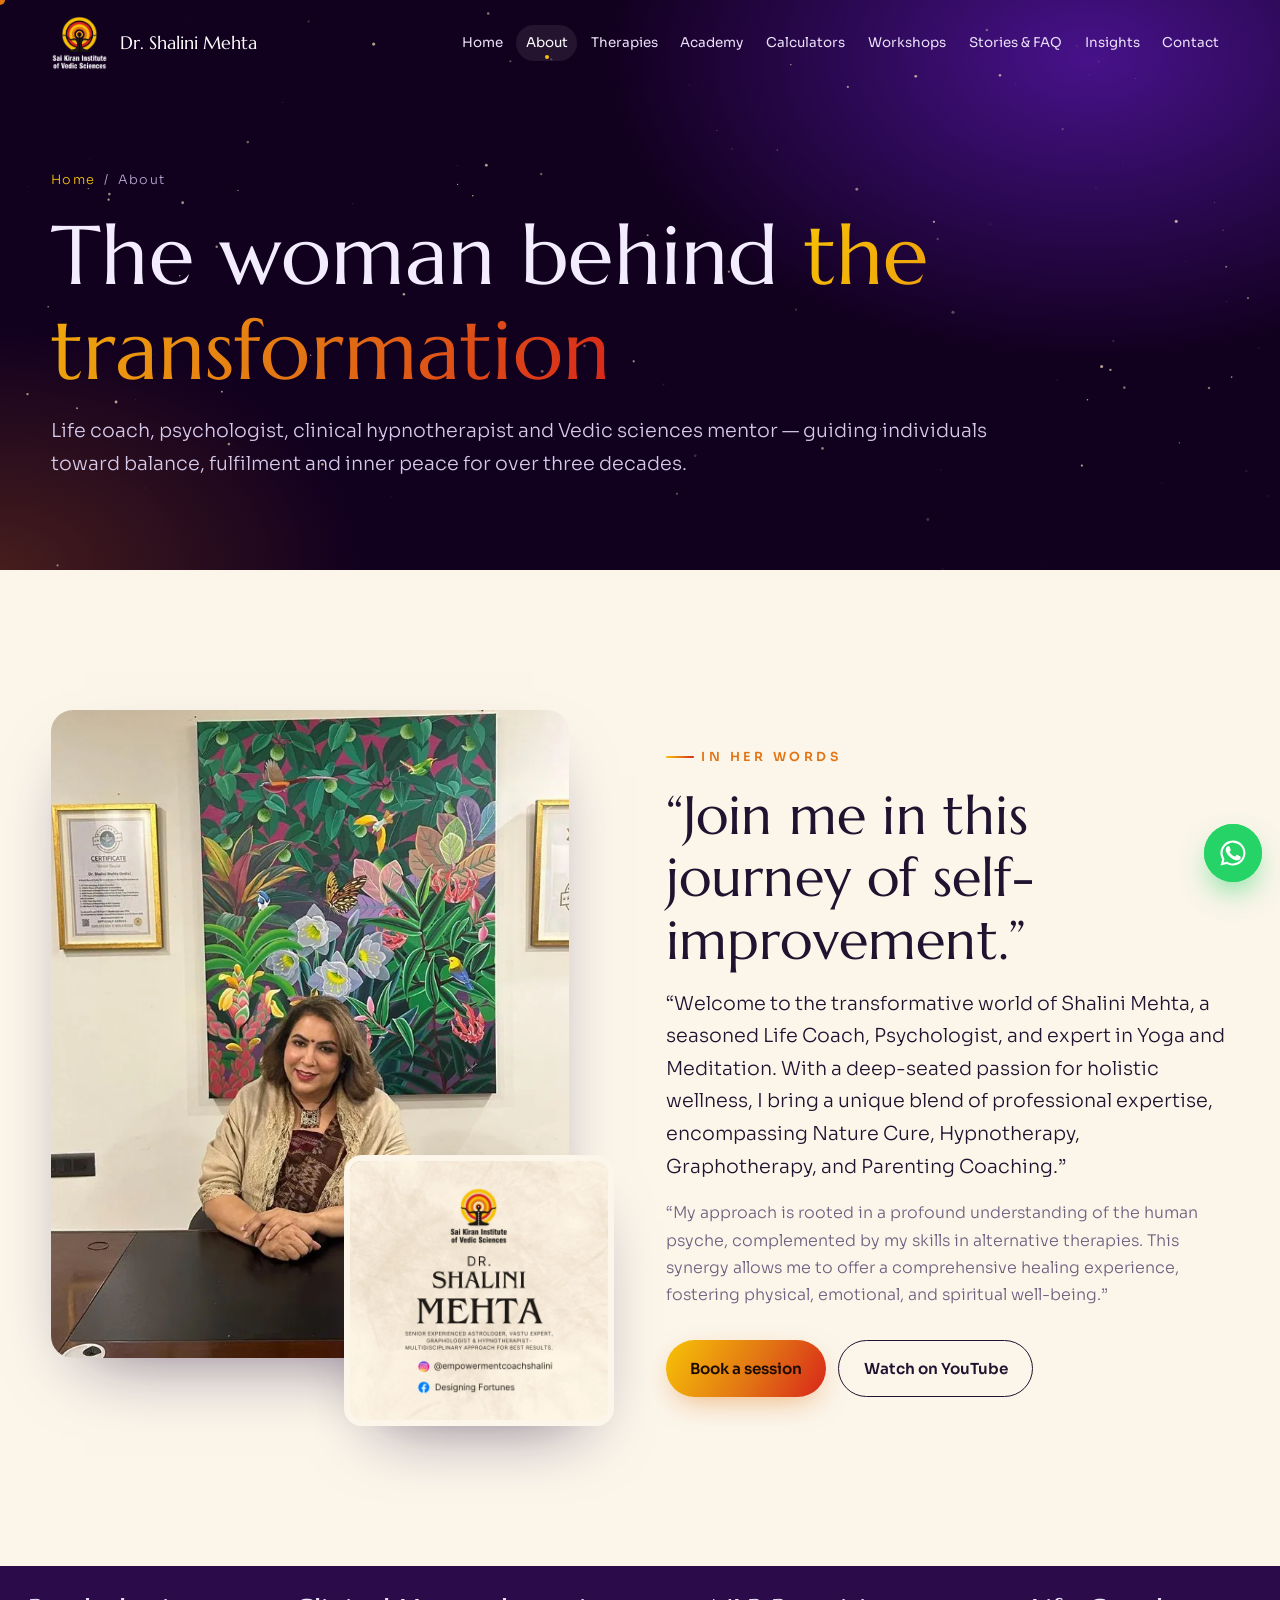
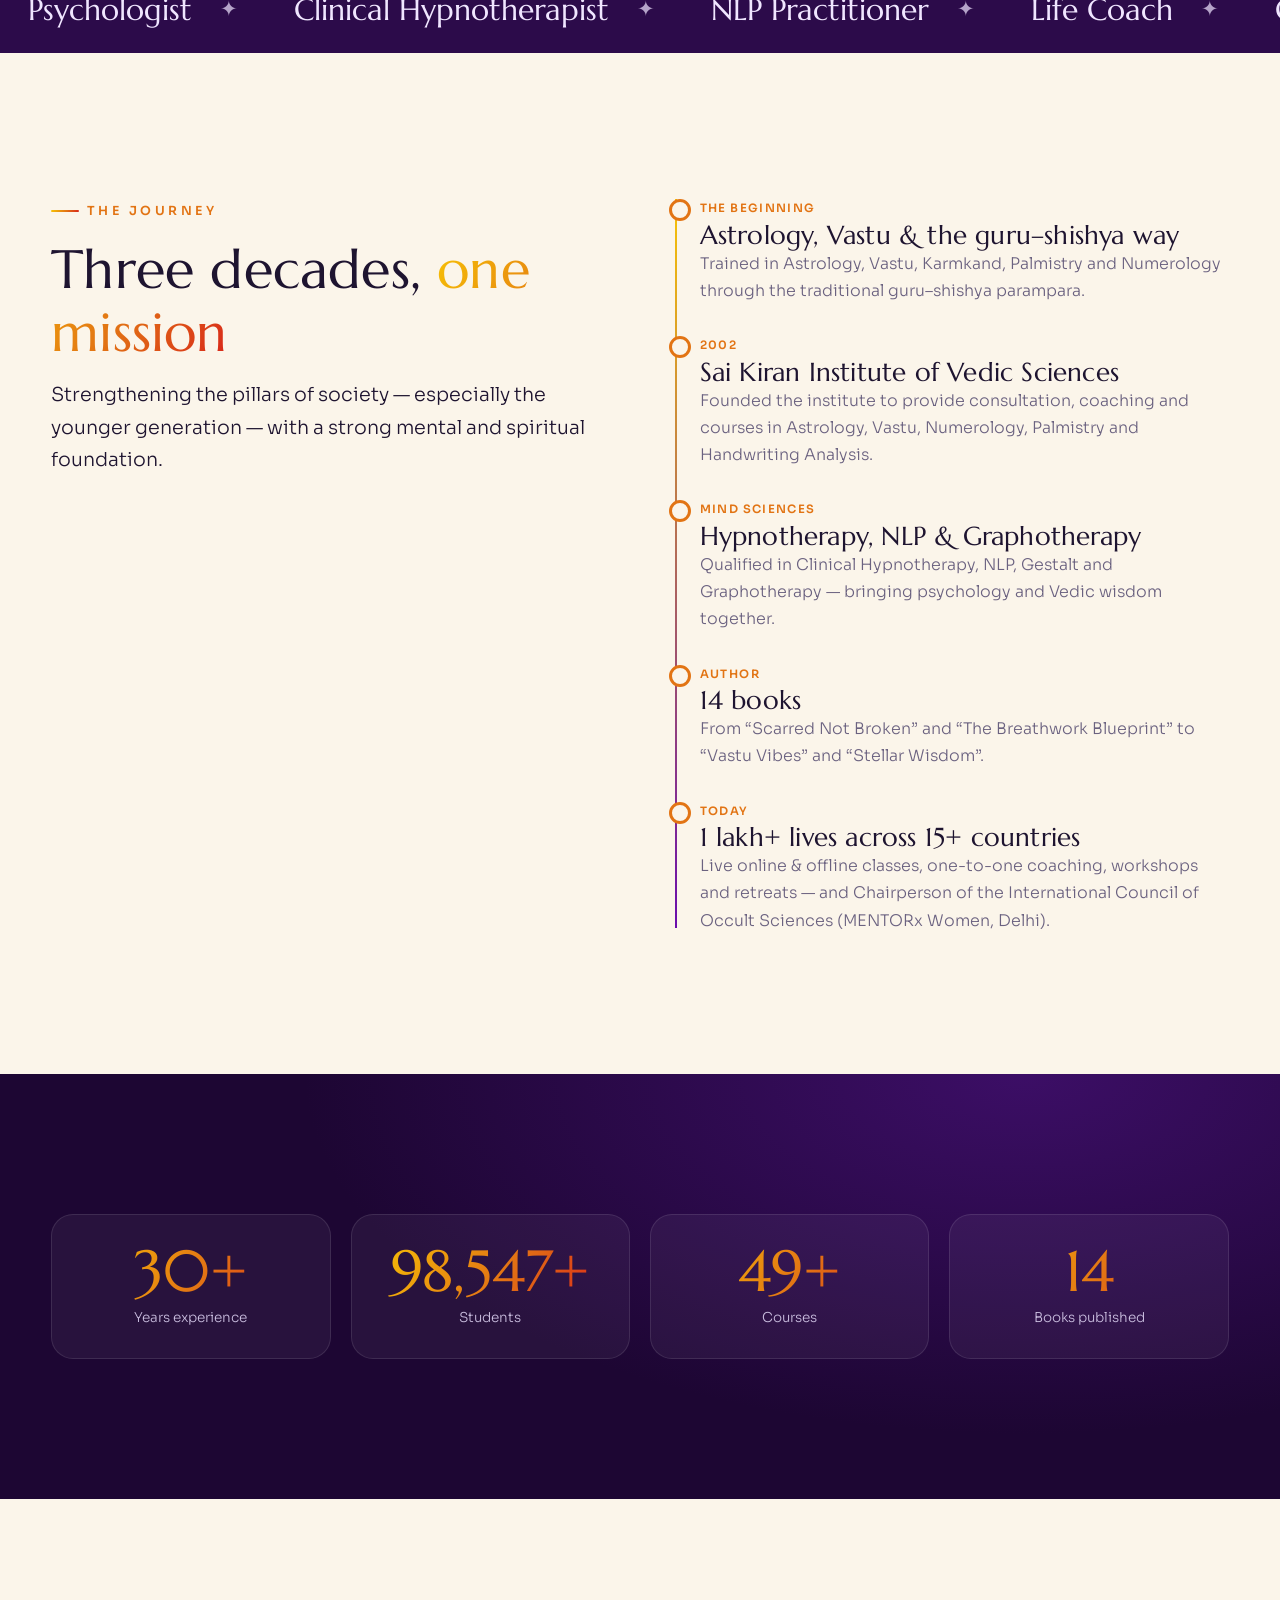
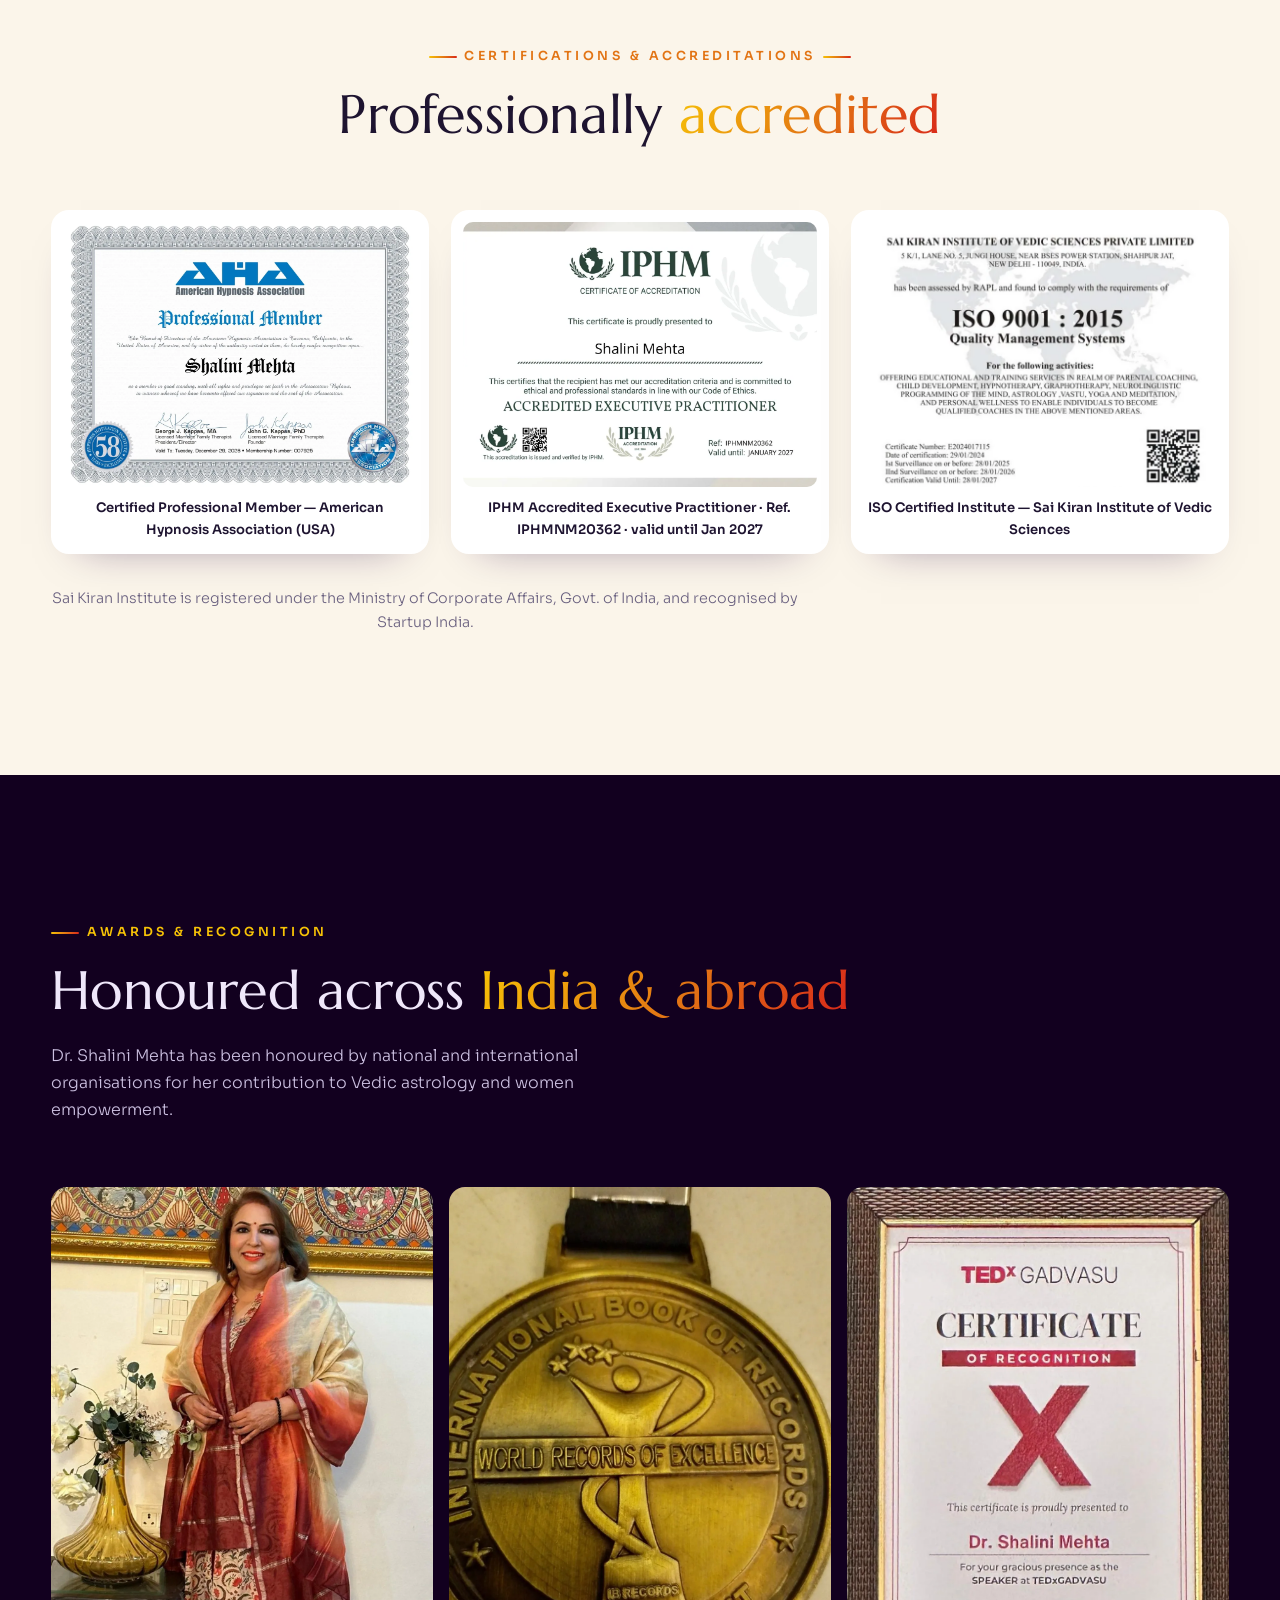
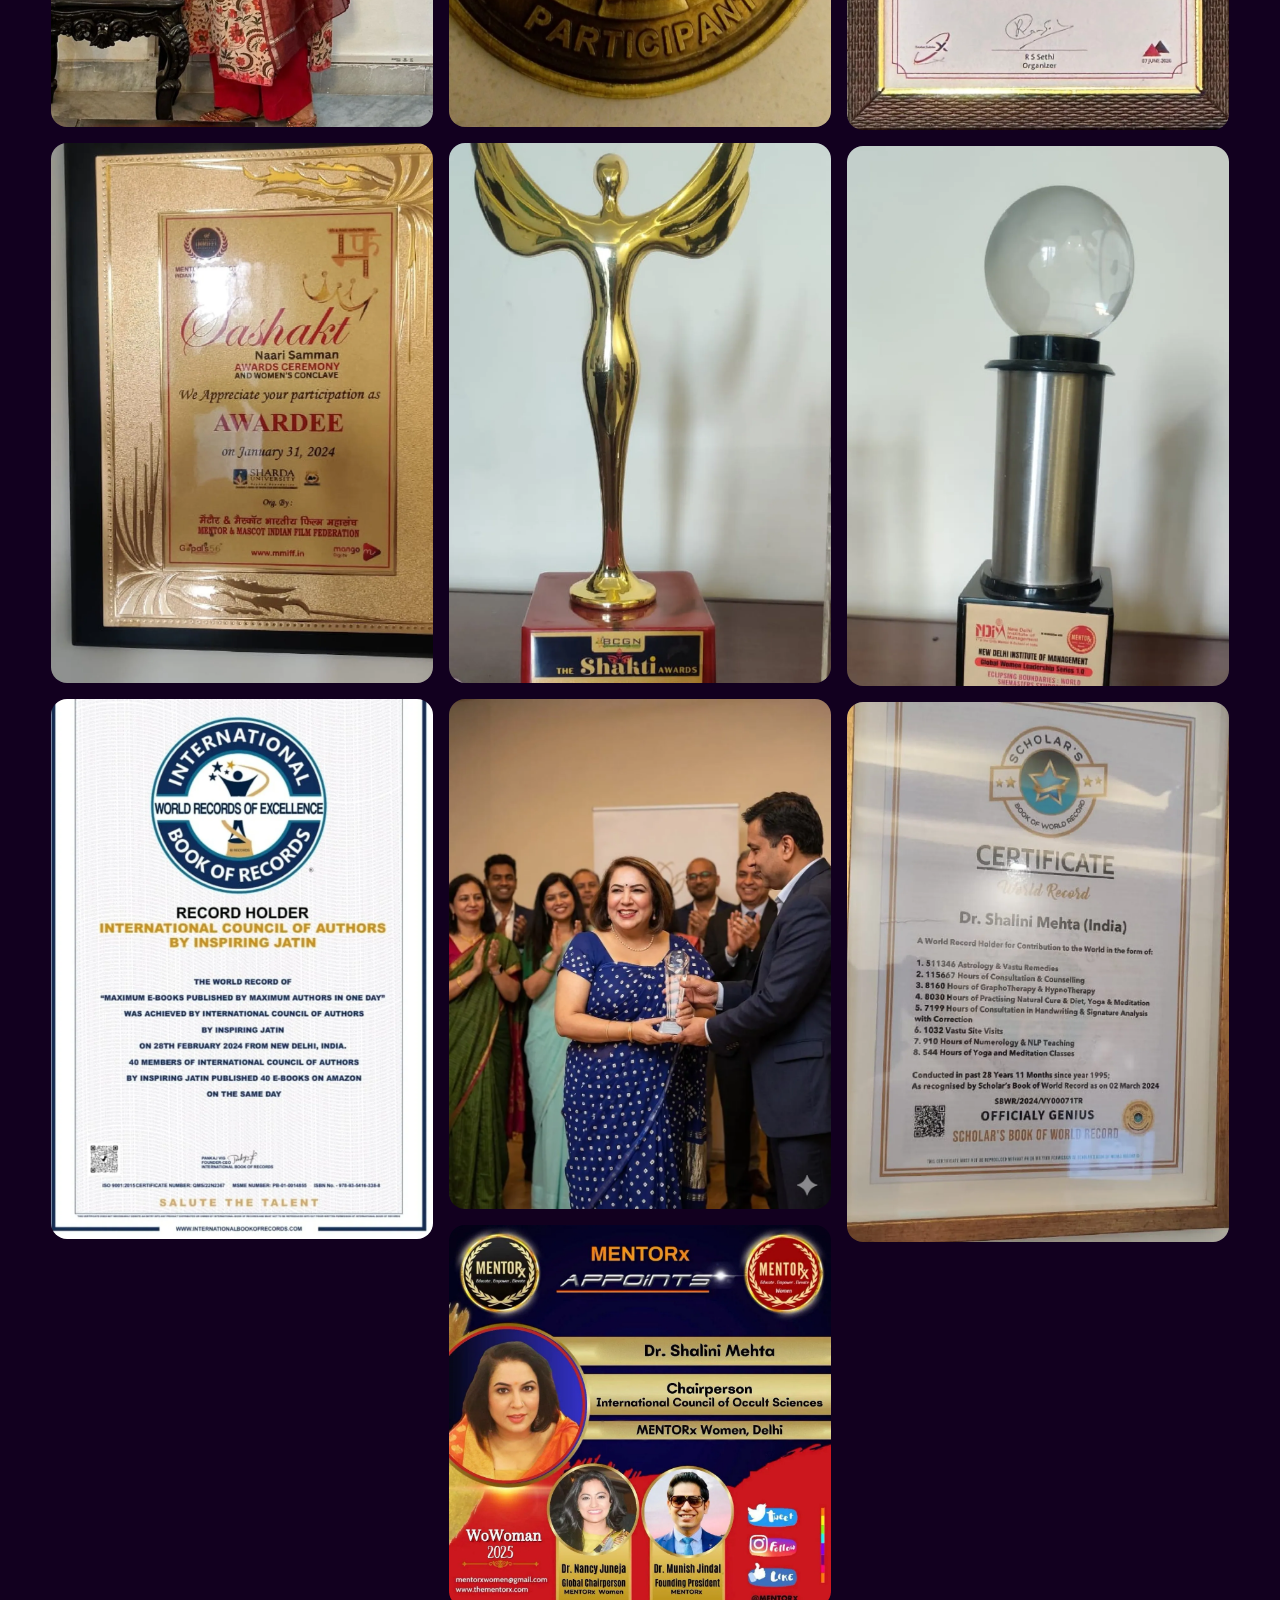
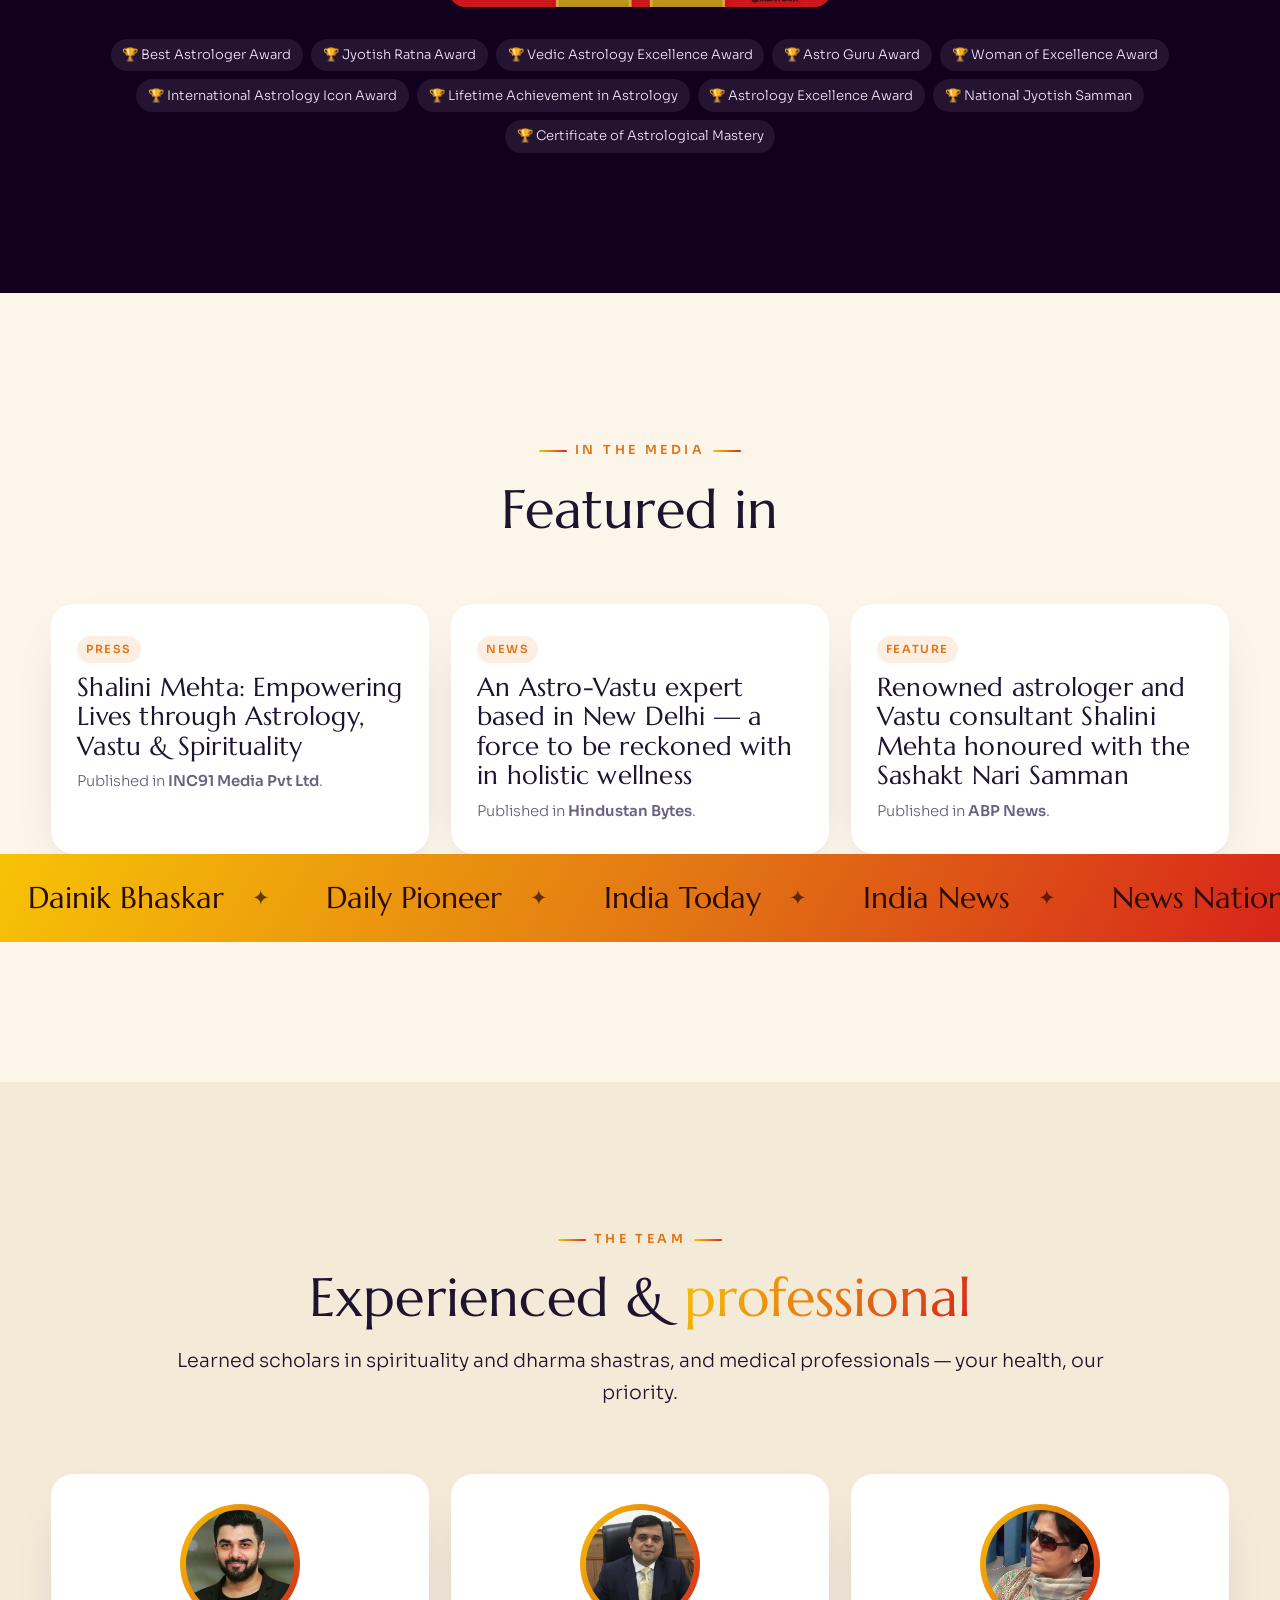
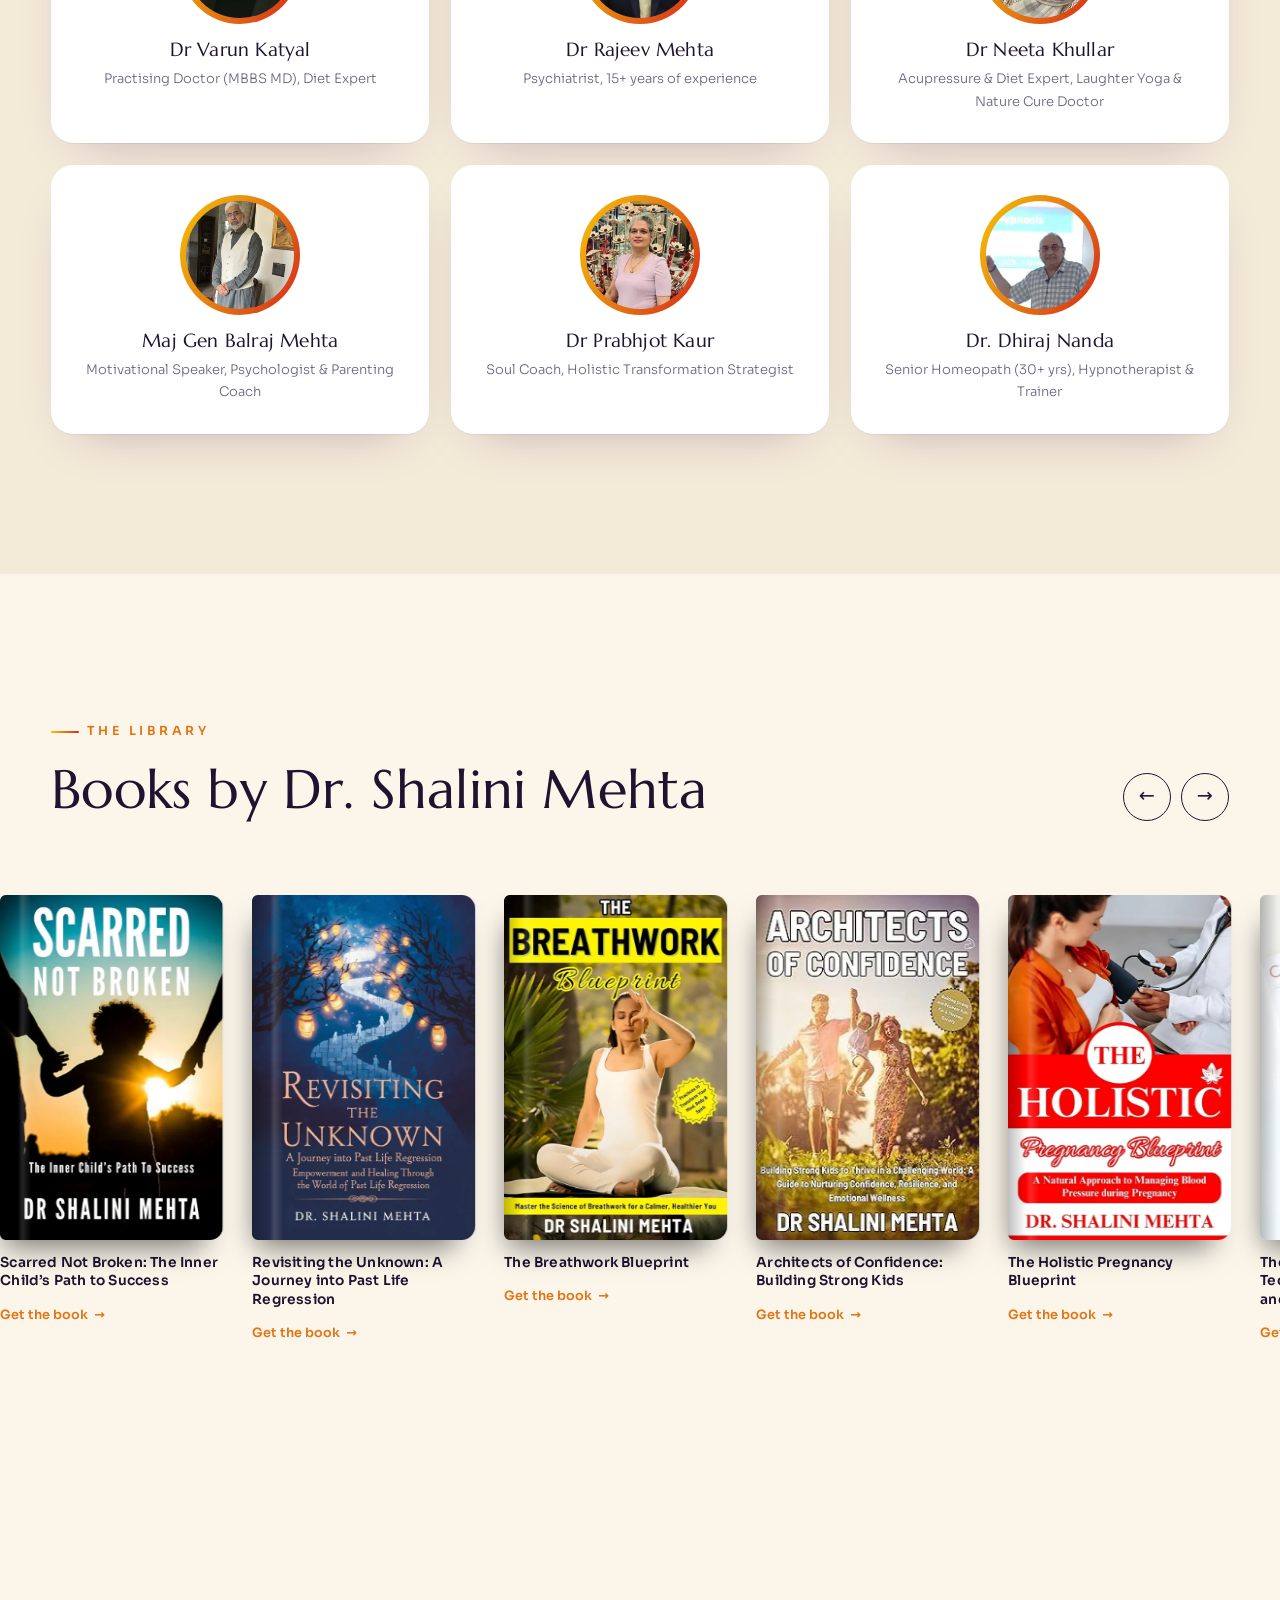
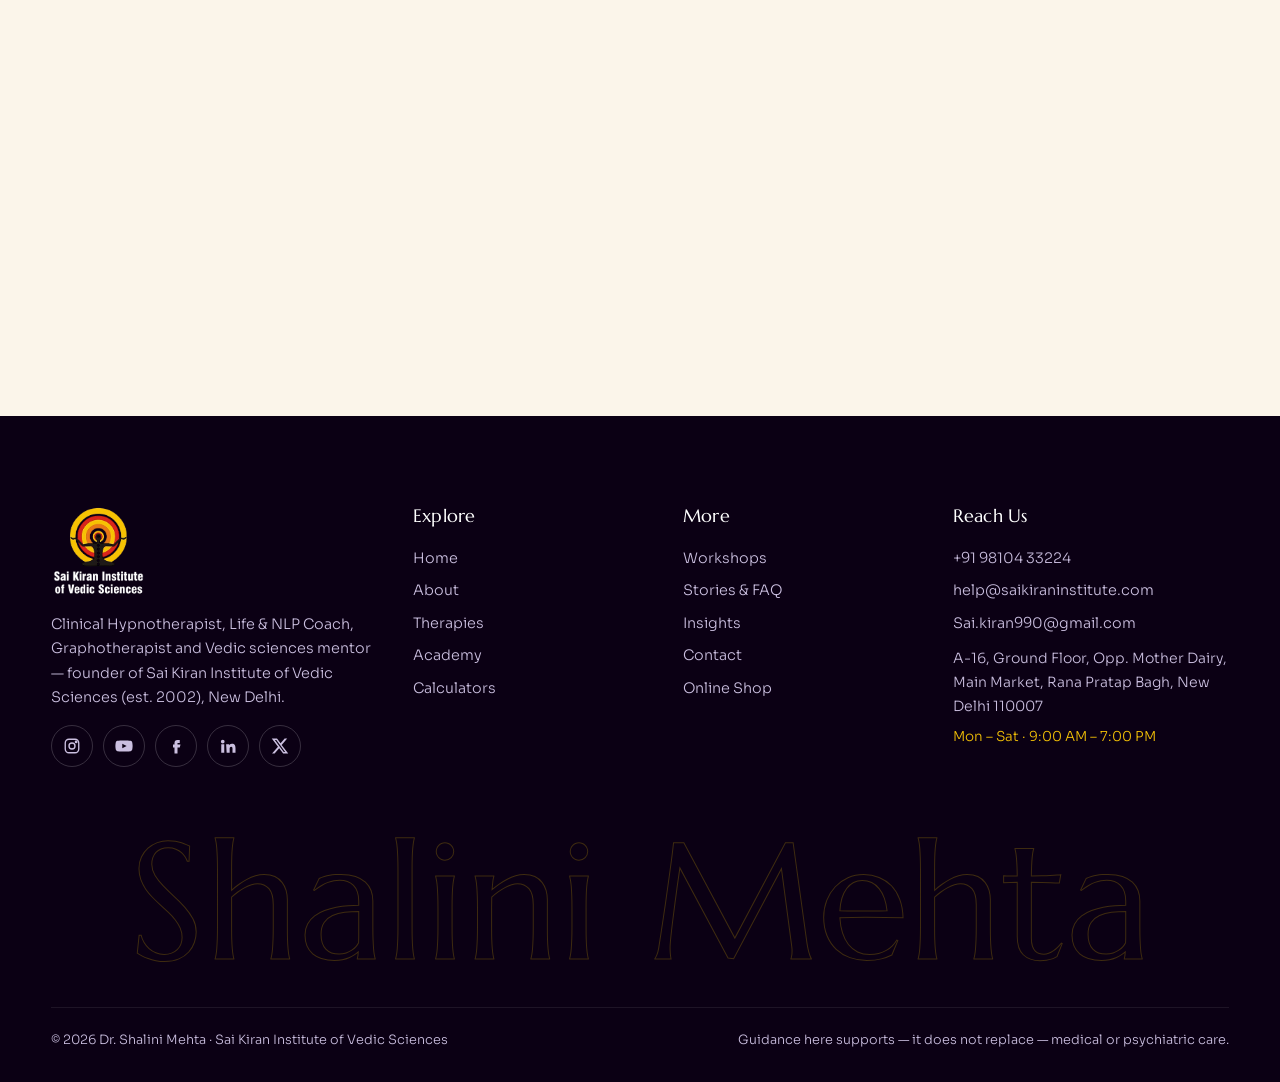
<file: about.html>
<!doctype html><html lang="en"><head><meta charset="utf-8"><meta name="viewport" content="width=device-width,initial-scale=1,viewport-fit=cover">
<title>About Dr. Shalini Mehta — 30+ Years in Therapy & Vedic Sciences</title><meta name="description" content="Story, certifications, awards, media and team of Dr. Shalini Mehta, founder of Sai Kiran Institute of Vedic Sciences."><meta name="theme-color" content="#12001f">
<meta property="og:title" content="About Dr. Shalini Mehta — 30+ Years in Therapy & Vedic Sciences"><meta property="og:description" content="Story, certifications, awards, media and team of Dr. Shalini Mehta, founder of Sai Kiran Institute of Vedic Sciences."><meta property="og:image" content="img/p-desk.webp">
<link rel="icon" href="img/favicon.png"><link rel="preload" href="fonts/marcellus-400.woff2" as="font" type="font/woff2" crossorigin><link rel="stylesheet" href="css/style.css"></head>
<body><div id="loader"><div class="ld"><i></i><i></i><i></i><img src="img/emblem.png" alt=""><div class="ld-t">DR. SHALINI MEHTA</div><div class="ld-bar"><b></b></div></div></div>
<div id="curtain"><span></span><span></span><span></span><span></span><span></span></div><div id="prog"></div><div id="glow"></div>
<header class="hdr"><div class="wrap"><a href="index.html" class="brand"><img src="img/logo-light.png" alt="Sai Kiran Institute logo" width="271" height="256"><span>Dr. Shalini Mehta<small>Therapy · Coaching · Vedic Sciences</small></span></a>
<nav class="nav"><a href="index.html" class="">Home</a><a href="about.html" class="on">About</a><a href="therapies.html" class="">Therapies</a><a href="academy.html" class="">Academy</a><a href="calculators.html" class="">Calculators</a><a href="workshops.html" class="">Workshops</a><a href="testimonials.html" class="">Stories & FAQ</a><a href="insights.html" class="">Insights</a><a href="contact.html" class="">Contact</a></nav><a class="btn hb" href="contact.html">Book a Session</a><button class="burger" aria-label="Menu"><i></i><i></i><i></i></button></div></header>
<div class="mnav"><a class="l" href="index.html"><em>01</em>Home</a><a class="l" href="about.html"><em>02</em>About</a><a class="l" href="therapies.html"><em>03</em>Therapies</a><a class="l" href="academy.html"><em>04</em>Academy</a><a class="l" href="calculators.html"><em>05</em>Calculators</a><a class="l" href="workshops.html"><em>06</em>Workshops</a><a class="l" href="testimonials.html"><em>07</em>Stories & FAQ</a><a class="l" href="insights.html"><em>08</em>Insights</a><a class="l" href="contact.html"><em>09</em>Contact</a><div class="mc"><a class="btn wa" href="https://wa.me/919810433224" target="_blank" rel="noopener"><svg viewBox="0 0 24 24" fill="currentColor"><path d="M17.5 14.4c-.3-.1-1.7-.8-2-.9-.3-.1-.5-.1-.7.1-.2.3-.8.9-.9 1.1-.2.2-.3.2-.6.1-.3-.1-1.2-.5-2.3-1.4-.9-.8-1.4-1.7-1.6-2-.2-.3 0-.5.1-.6l.4-.5c.1-.2.2-.3.3-.5.1-.2 0-.4 0-.5l-.9-2.2c-.2-.6-.5-.5-.7-.5h-.6c-.2 0-.5.1-.8.4-.3.3-1 1-1 2.5s1.1 2.9 1.2 3.1c.1.2 2.1 3.2 5.1 4.5.7.3 1.3.5 1.7.6.7.2 1.4.2 1.9.1.6-.1 1.7-.7 1.9-1.4.2-.7.2-1.3.2-1.4-.1-.1-.3-.2-.6-.3zM12 2a10 10 0 0 0-8.6 15.1L2 22l5-1.3A10 10 0 1 0 12 2zm0 18.3c-1.5 0-3-.4-4.3-1.2l-.3-.2-3 .8.8-2.9-.2-.3A8.3 8.3 0 1 1 12 20.3z"/></svg> WhatsApp</a><a class="btn ghost" style="color:#fff" href="tel:+919810433224"><svg viewBox="0 0 24 24" fill="none" stroke="currentColor" stroke-width="1.6" stroke-linejoin="round"><path d="M5 3h4l2 5-2.5 1.5a11 11 0 0 0 6 6L16 13l5 2v4a2 2 0 0 1-2 2A16 16 0 0 1 3 5a2 2 0 0 1 2-2"/></svg> Call</a></div></div><main><section class="phero"><canvas id="stars"></canvas><svg class="wheel" viewBox="0 0 400 400" aria-hidden="true"><defs><linearGradient id="wg" x1="0" x2="1"><stop offset="0" stop-color="#f7c306"/><stop offset="1" stop-color="#e27414"/></linearGradient></defs><g fill="none" stroke="url(#wg)" stroke-width=".8" opacity=".9"><circle cx="200" cy="200" r="196"/><circle cx="200" cy="200" r="160"/><circle cx="200" cy="200" r="120" stroke-dasharray="2 6"/><circle cx="200" cy="200" r="60"/><line x1="360.0" y1="200.0" x2="396.0" y2="200.0"/><line x1="338.6" y1="280.0" x2="369.7" y2="298.0"/><line x1="280.0" y1="338.6" x2="298.0" y2="369.7"/><line x1="200.0" y1="360.0" x2="200.0" y2="396.0"/><line x1="120.0" y1="338.6" x2="102.0" y2="369.7"/><line x1="61.4" y1="280.0" x2="30.3" y2="298.0"/><line x1="40.0" y1="200.0" x2="4.0" y2="200.0"/><line x1="61.4" y1="120.0" x2="30.3" y2="102.0"/><line x1="120.0" y1="61.4" x2="102.0" y2="30.3"/><line x1="200.0" y1="40.0" x2="200.0" y2="4.0"/><line x1="280.0" y1="61.4" x2="298.0" y2="30.3"/><line x1="338.6" y1="120.0" x2="369.7" y2="102.0"/></g><g fill="#f7c306" font-size="18" text-anchor="middle" dominant-baseline="middle" opacity=".85"><text x="246.1" y="28.1">♈&#xFE0E;</text><text x="325.9" y="74.1">♉&#xFE0E;</text><text x="371.9" y="153.9">♊&#xFE0E;</text><text x="371.9" y="246.1">♋&#xFE0E;</text><text x="325.9" y="325.9">♌&#xFE0E;</text><text x="246.1" y="371.9">♍&#xFE0E;</text><text x="153.9" y="371.9">♎&#xFE0E;</text><text x="74.1" y="325.9">♏&#xFE0E;</text><text x="28.1" y="246.1">♐&#xFE0E;</text><text x="28.1" y="153.9">♑&#xFE0E;</text><text x="74.1" y="74.1">♒&#xFE0E;</text><text x="153.9" y="28.1">♓&#xFE0E;</text></g></svg><div class="wrap"><div class="crumb"><a href="index.html">Home</a> &nbsp;/&nbsp; About</div><h1>The woman behind <span class="gt">the transformation</span></h1><p class="lead" data-r data-d=".4">Life coach, psychologist, clinical hypnotherapist and Vedic sciences mentor — guiding individuals toward balance, fulfilment and inner peace for over three decades.</p></div></section>
<section class="sec"><div class="wrap g2">
<div data-r="l" class="stack"><div class="imgf" style="aspect-ratio:4/5"><img src="img/p-studio.webp" alt="Dr. Shalini Mehta in her studio" loading="lazy"></div><div class="imgf" style="aspect-ratio:1"><img src="img/p-card.webp" alt="Dr. Shalini Mehta" loading="lazy"></div></div>
<div data-r="r"><div class="eyebrow">In her words</div><h2>“Join me in this journey of self-improvement.”</h2>
<p class="lead">“Welcome to the transformative world of Shalini Mehta, a seasoned Life Coach, Psychologist, and expert in Yoga and Meditation. With a deep-seated passion for holistic wellness, I bring a unique blend of professional expertise, encompassing Nature Cure, Hypnotherapy, Graphotherapy, and Parenting Coaching.”</p>
<p class="mt1 muted">“My approach is rooted in a profound understanding of the human psyche, complemented by my skills in alternative therapies. This synergy allows me to offer a comprehensive healing experience, fostering physical, emotional, and spiritual well-being.”</p>
<div class="btns"><a class="btn" href="contact.html">Book a session</a><a class="btn ghost" href="https://www.youtube.com/@shalinimehta100" target="_blank" rel="noopener">Watch on YouTube</a></div></div></div></section>
<div class="marq dk"><div class="tr"><span>Psychologist</span><span>Clinical Hypnotherapist</span><span>NLP Practitioner</span><span>Life Coach</span><span>Gestalt Practitioner</span><span>Graphotherapist</span><span>Parenting Coach</span><span>Astrologer</span><span>Vastu Consultant</span><span>Numerologist</span><span>Author of 14 books</span></div></div>
<section class="sec"><div class="wrap g2" style="align-items:start">
<div data-r="l"><div class="eyebrow">The journey</div><h2>Three decades, <span class="gt">one mission</span></h2><p class="lead">Strengthening the pillars of society — especially the younger generation — with a strong mental and spiritual foundation.</p></div>
<div class="tl" data-stagger>
<div class="it"><small>The beginning</small><h3>Astrology, Vastu & the guru–shishya way</h3><p class="muted">Trained in Astrology, Vastu, Karmkand, Palmistry and Numerology through the traditional guru–shishya parampara.</p></div>
<div class="it"><small>2002</small><h3>Sai Kiran Institute of Vedic Sciences</h3><p class="muted">Founded the institute to provide consultation, coaching and courses in Astrology, Vastu, Numerology, Palmistry and Handwriting Analysis.</p></div>
<div class="it"><small>Mind sciences</small><h3>Hypnotherapy, NLP & Graphotherapy</h3><p class="muted">Qualified in Clinical Hypnotherapy, NLP, Gestalt and Graphotherapy — bringing psychology and Vedic wisdom together.</p></div>
<div class="it"><small>Author</small><h3>14 books</h3><p class="muted">From “Scarred Not Broken” and “The Breathwork Blueprint” to “Vastu Vibes” and “Stellar Wisdom”.</p></div>
<div class="it"><small>Today</small><h3>1 lakh+ lives across 15+ countries</h3><p class="muted">Live online & offline classes, one-to-one coaching, workshops and retreats — and Chairperson of the International Council of Occult Sciences (MENTORx Women, Delhi).</p></div>
</div></div></section>
<section class="sec plum"><div class="wrap"><div class="stats" data-stagger>
<div class="stat"><div class="num" data-count="30" data-suf="+">0</div><p>Years experience</p></div><div class="stat"><div class="num" data-count="100000" data-suf="+">0</div><p>Students</p></div><div class="stat"><div class="num" data-count="50" data-suf="+">0</div><p>Courses</p></div><div class="stat"><div class="num" data-count="14">0</div><p>Books published</p></div></div></div></section>
<section class="sec"><div class="wrap"><div class="head center"><div class="eyebrow">Certifications & accreditations</div><h2>Professionally <span class="gt">accredited</span></h2></div>
<div class="g3" data-stagger>
<a class="cert" href="img/c-aha.webp" data-lb><img src="img/c-aha.webp" alt="American Hypnosis Association certificate" loading="lazy"><p>Certified Professional Member — American Hypnosis Association (USA)</p></a>
<a class="cert" href="img/c-iphm.webp" data-lb><img src="img/c-iphm.webp" alt="IPHM certificate" loading="lazy"><p>IPHM Accredited Executive Practitioner · Ref. IPHMNM20362 · valid until Jan 2027</p></a>
<a class="cert" href="img/c-iso.webp" data-lb><img src="img/c-iso.webp" alt="ISO certificate" loading="lazy"><p>ISO Certified Institute — Sai Kiran Institute of Vedic Sciences</p></a></div>
<p class="center muted mt2" style="font-size:.9rem">Sai Kiran Institute is registered under the Ministry of Corporate Affairs, Govt. of India, and recognised by Startup India.</p></div></section>
<section class="sec dark"><div class="wrap"><div class="head flexb"><div><div class="eyebrow">Awards & recognition</div><h2>Honoured across <span class="gt">India & abroad</span></h2></div><p style="max-width:44ch">Dr. Shalini Mehta has been honoured by national and international organisations for her contribution to Vedic astrology and women empowerment.</p></div>
<div class="mas"><a href="img/aw-saree.webp" data-lb><img src="img/aw-saree.webp" alt="Honoured on stage for her contribution to Vedic sciences" loading="lazy"></a><a href="img/aw-sashakt.webp" data-lb><img src="img/aw-sashakt.webp" alt="Sashakt Nari Samman (featured by ABP News)" loading="lazy"></a><a href="img/aw-record.webp" data-lb><img src="img/aw-record.webp" alt="World record recognition certificate" loading="lazy"></a><a href="img/aw-medal.webp" data-lb><img src="img/aw-medal.webp" alt="Medal of recognition" loading="lazy"></a><a href="img/aw-trophy.webp" data-lb><img src="img/aw-trophy.webp" alt="Award trophy" loading="lazy"></a><a href="img/aw-stage.webp" data-lb><img src="img/aw-stage.webp" alt="Receiving an award" loading="lazy"></a><a href="img/aw-mentorx.webp" data-lb><img src="img/aw-mentorx.webp" alt="MENTORx Women — Chairperson, International Council of Occult Sciences" loading="lazy"></a><a href="img/aw-tedx.webp" data-lb><img src="img/aw-tedx.webp" alt="TEDx recognition certificate" loading="lazy"></a><a href="img/aw-glass.webp" data-lb><img src="img/aw-glass.webp" alt="Recognition plaque" loading="lazy"></a><a href="img/aw-cert.webp" data-lb><img src="img/aw-cert.webp" alt="Certificate of recognition" loading="lazy"></a></div>
<div class="pills mt2" style="justify-content:center"><span>🏆 Best Astrologer Award</span><span>🏆 Jyotish Ratna Award</span><span>🏆 Vedic Astrology Excellence Award</span><span>🏆 Astro Guru Award</span><span>🏆 Woman of Excellence Award</span><span>🏆 International Astrology Icon Award</span><span>🏆 Lifetime Achievement in Astrology</span><span>🏆 Astrology Excellence Award</span><span>🏆 National Jyotish Samman</span><span>🏆 Certificate of Astrological Mastery</span></div></div></section>
<section class="sec"><div class="wrap"><div class="head center"><div class="eyebrow">In the media</div><h2>Featured in</h2></div>
<div class="g3" data-stagger><div class="card"><span class="tag">Press</span><h3>Shalini Mehta: Empowering Lives through Astrology, Vastu & Spirituality</h3><p>Published in <b>INC91 Media Pvt Ltd</b>.</p></div><div class="card"><span class="tag">News</span><h3>An Astro-Vastu expert based in New Delhi — a force to be reckoned with in holistic wellness</h3><p>Published in <b>Hindustan Bytes</b>.</p></div><div class="card"><span class="tag">Feature</span><h3>Renowned astrologer and Vastu consultant Shalini Mehta honoured with the Sashakt Nari Samman</h3><p>Published in <b>ABP News</b>.</p></div></div></div>
<div class="marq rev"><div class="tr"><span>Dainik Bhaskar</span><span>Daily Pioneer</span><span>India Today</span><span>India News</span><span>News Nation</span><span>TV9 English</span><span>Business News This Week</span><span>India Education Diary</span></div></div></section>
<section class="sec cream2"><div class="wrap"><div class="head center"><div class="eyebrow">The team</div><h2>Experienced & <span class="gt">professional</span></h2><p class="lead">Learned scholars in spirituality and dharma shastras, and medical professionals — your health, our priority.</p></div>
<div class="g3" data-stagger><div class="card team"><div class="ph"><img src="img/t-varun.webp" alt="Dr Varun Katyal" loading="lazy"></div><h3 style="font-size:1.2rem">Dr Varun Katyal</h3><p>Practising Doctor (MBBS MD), Diet Expert</p></div><div class="card team"><div class="ph"><img src="img/t-rajeev.webp" alt="Dr Rajeev Mehta" loading="lazy"></div><h3 style="font-size:1.2rem">Dr Rajeev Mehta</h3><p>Psychiatrist, 15+ years of experience</p></div><div class="card team"><div class="ph"><img src="img/t-neeta.webp" alt="Dr Neeta Khullar" loading="lazy"></div><h3 style="font-size:1.2rem">Dr Neeta Khullar</h3><p>Acupressure & Diet Expert, Laughter Yoga & Nature Cure Doctor</p></div><div class="card team"><div class="ph"><img src="img/t-balraj.webp" alt="Maj Gen Balraj Mehta" loading="lazy"></div><h3 style="font-size:1.2rem">Maj Gen Balraj Mehta</h3><p>Motivational Speaker, Psychologist & Parenting Coach</p></div><div class="card team"><div class="ph"><img src="img/t-prabhjot.webp" alt="Dr Prabhjot Kaur" loading="lazy"></div><h3 style="font-size:1.2rem">Dr Prabhjot Kaur</h3><p>Soul Coach, Holistic Transformation Strategist</p></div><div class="card team"><div class="ph"><img src="img/t-dhiraj.webp" alt="Dr. Dhiraj Nanda" loading="lazy"></div><h3 style="font-size:1.2rem">Dr. Dhiraj Nanda</h3><p>Senior Homeopath (30+ yrs), Hypnotherapist & Trainer</p></div></div></div></section>
<section class="sec"><div class="wrap"><div class="head flexb"><div><div class="eyebrow">The library</div><h2>Books by Dr. Shalini Mehta</h2></div><div class="shelf-nav" data-for="#shelf2"><button data-dir="l" aria-label="Previous">←</button><button data-dir="r" aria-label="Next">→</button></div></div><div class="shelf" id="shelf2"><div class="book"><a href="https://www.amazon.in/dp/B0F53T8B31" target="_blank" rel="noopener"><div class="cv"><img src="img/b-scarred.webp" alt="Scarred Not Broken: The Inner Child’s Path to Success" loading="lazy"></div></a><h4>Scarred Not Broken: The Inner Child’s Path to Success</h4><a class="more" href="https://www.amazon.in/dp/B0F53T8B31" target="_blank" rel="noopener">Get the book</a></div><div class="book"><a href="https://www.amazon.in/dp/B0DNCQ49TN" target="_blank" rel="noopener"><div class="cv"><img src="img/b-revisiting.webp" alt="Revisiting the Unknown: A Journey into Past Life Regression" loading="lazy"></div></a><h4>Revisiting the Unknown: A Journey into Past Life Regression</h4><a class="more" href="https://www.amazon.in/dp/B0DNCQ49TN" target="_blank" rel="noopener">Get the book</a></div><div class="book"><a href="https://www.amazon.in/dp/B0D5YNSS4R" target="_blank" rel="noopener"><div class="cv"><img src="img/b-breathwork.webp" alt="The Breathwork Blueprint" loading="lazy"></div></a><h4>The Breathwork Blueprint</h4><a class="more" href="https://www.amazon.in/dp/B0D5YNSS4R" target="_blank" rel="noopener">Get the book</a></div><div class="book"><a href="https://www.amazon.in/dp/B0CW17HNNG" target="_blank" rel="noopener"><div class="cv"><img src="img/b-architects.webp" alt="Architects of Confidence: Building Strong Kids" loading="lazy"></div></a><h4>Architects of Confidence: Building Strong Kids</h4><a class="more" href="https://www.amazon.in/dp/B0CW17HNNG" target="_blank" rel="noopener">Get the book</a></div><div class="book"><a href="https://www.amazon.in/dp/B0CW1M3ZG7" target="_blank" rel="noopener"><div class="cv"><img src="img/b-pregnancy.webp" alt="The Holistic Pregnancy Blueprint" loading="lazy"></div></a><h4>The Holistic Pregnancy Blueprint</h4><a class="more" href="https://www.amazon.in/dp/B0CW1M3ZG7" target="_blank" rel="noopener">Get the book</a></div><div class="book"><a href="https://www.amazon.in/dp/B0D3QTFRV5" target="_blank" rel="noopener"><div class="cv"><img src="img/b-powerwithin.webp" alt="The Power Within: 8 Proven Techniques to Manifest Wealth and Joy" loading="lazy"></div></a><h4>The Power Within: 8 Proven Techniques to Manifest Wealth and Joy</h4><a class="more" href="https://www.amazon.in/dp/B0D3QTFRV5" target="_blank" rel="noopener">Get the book</a></div><div class="book"><a href="https://shalinimehtatherapy.com/book-details/hypnotic-wealth-ebook" target="_blank" rel="noopener"><div class="cv"><img src="img/b-wealth.webp" alt="Hypnotic Wealth" loading="lazy"></div></a><h4>Hypnotic Wealth</h4><a class="more" href="https://shalinimehtatherapy.com/book-details/hypnotic-wealth-ebook" target="_blank" rel="noopener">Get the book</a></div><div class="book"><a href="https://www.amazon.in/dp/B0CVN99ZRW" target="_blank" rel="noopener"><div class="cv"><img src="img/b-eating.webp" alt="Healthy Eating for Diabetes, Stress, Anxiety & High BP" loading="lazy"></div></a><h4>Healthy Eating for Diabetes, Stress, Anxiety & High BP</h4><a class="more" href="https://www.amazon.in/dp/B0CVN99ZRW" target="_blank" rel="noopener">Get the book</a></div><div class="book"><a href="https://www.amazon.in/dp/B0CVN326N6" target="_blank" rel="noopener"><div class="cv"><img src="img/b-superpower.webp" alt="Enhancing the Superpower of Human Mind" loading="lazy"></div></a><h4>Enhancing the Superpower of Human Mind</h4><a class="more" href="https://www.amazon.in/dp/B0CVN326N6" target="_blank" rel="noopener">Get the book</a></div><div class="book"><a href="https://www.amazon.in/dp/B0CVQ8FTCB" target="_blank" rel="noopener"><div class="cv"><img src="img/b-yoga.webp" alt="Yoga Asanas to Heal Stress, Anxiety, High BP & Diabetes" loading="lazy"></div></a><h4>Yoga Asanas to Heal Stress, Anxiety, High BP & Diabetes</h4><a class="more" href="https://www.amazon.in/dp/B0CVQ8FTCB" target="_blank" rel="noopener">Get the book</a></div><div class="book"><a href="https://www.amazon.in/dp/9349999684" target="_blank" rel="noopener"><div class="cv"><img src="img/b-astrology.webp" alt="Power of Astrology" loading="lazy"></div></a><h4>Power of Astrology</h4><a class="more" href="https://www.amazon.in/dp/9349999684" target="_blank" rel="noopener">Get the book</a></div><div class="book"><a href="https://www.amazon.in/dp/B0DQXTW223" target="_blank" rel="noopener"><div class="cv"><img src="img/b-vastuvibes.webp" alt="Vastu Vibes: Transforming Your House" loading="lazy"></div></a><h4>Vastu Vibes: Transforming Your House</h4><a class="more" href="https://www.amazon.in/dp/B0DQXTW223" target="_blank" rel="noopener">Get the book</a></div><div class="book"><a href="https://www.amazon.in/dp/B0DFHQP1Y1" target="_blank" rel="noopener"><div class="cv"><img src="img/b-stellar.webp" alt="Stellar Wisdom: Unveiling the Cosmic Code" loading="lazy"></div></a><h4>Stellar Wisdom: Unveiling the Cosmic Code</h4><a class="more" href="https://www.amazon.in/dp/B0DFHQP1Y1" target="_blank" rel="noopener">Get the book</a></div><div class="book"><a href="https://www.amazon.in/dp/934999920X" target="_blank" rel="noopener"><div class="cv"><img src="img/b-unmedicated.webp" alt="Naturally Unmedicated" loading="lazy"></div></a><h4>Naturally Unmedicated</h4><a class="more" href="https://www.amazon.in/dp/934999920X" target="_blank" rel="noopener">Get the book</a></div></div></div></section>
<section class="sec" style="padding-top:0"><div class="wrap"><div class="cta" data-r="z"><img class="em" src="img/emblem.png" alt=""><h2>Let’s begin your transformation</h2><p class="lead">One-to-one coaching, workshops and retreats — online and in New Delhi.</p><div class="btns"><a class="btn" href="contact.html">Get in touch</a><a class="btn ghost" href="therapies.html">Explore therapies</a></div></div></div></section></main><footer class="ftr"><div class="wrap"><div class="g">
<div><img src="img/logo-light.png" alt="Sai Kiran Institute logo" style="height:90px;width:auto"><p class="mt1" style="font-size:.9rem">Clinical Hypnotherapist, Life &amp; NLP Coach, Graphotherapist and Vedic sciences mentor — founder of Sai Kiran Institute of Vedic Sciences (est. 2002), New Delhi.</p>
<div class="soc"><a href="https://www.instagram.com/drshalinimehta/" target="_blank" rel="noopener" aria-label="Instagram"><svg viewBox="0 0 24 24" fill="none" stroke="currentColor" stroke-width="1.8"><rect x="3" y="3" width="18" height="18" rx="5"/><circle cx="12" cy="12" r="4"/><circle cx="17.5" cy="6.5" r="1" fill="currentColor"/></svg></a><a href="https://www.youtube.com/@shalinimehta100" target="_blank" rel="noopener" aria-label="YouTube"><svg viewBox="0 0 24 24" fill="currentColor"><path d="M23 7.2a3 3 0 0 0-2.1-2.1C19 4.6 12 4.6 12 4.6s-7 0-8.9.5A3 3 0 0 0 1 7.2 31 31 0 0 0 .5 12a31 31 0 0 0 .5 4.8 3 3 0 0 0 2.1 2.1c1.9.5 8.9.5 8.9.5s7 0 8.9-.5a3 3 0 0 0 2.1-2.1 31 31 0 0 0 .5-4.8 31 31 0 0 0-.5-4.8zM9.7 15.1V8.9l5.8 3.1z"/></svg></a><a href="https://www.facebook.com/shalinimehtatherapy" target="_blank" rel="noopener" aria-label="Facebook"><svg viewBox="0 0 24 24" fill="currentColor"><path d="M14 8h3V4h-3a4 4 0 0 0-4 4v2H8v4h2v8h4v-8h3l1-4h-4V8z"/></svg></a><a href="https://www.linkedin.com/in/mindtransformationcoachdrshalinimehta" target="_blank" rel="noopener" aria-label="LinkedIn"><svg viewBox="0 0 24 24" fill="currentColor"><path d="M4.98 3.5a2.5 2.5 0 1 1 0 5 2.5 2.5 0 0 1 0-5zM3 9.5h4V21H3zM9.5 9.5h3.8v1.6h.1c.5-1 1.8-2 3.8-2 4 0 4.8 2.6 4.8 6V21h-4v-5.2c0-1.2 0-2.9-1.8-2.9s-2 1.4-2 2.8V21h-4z"/></svg></a><a href="https://x.com/DrShaliniMehta" target="_blank" rel="noopener" aria-label="X"><svg viewBox="0 0 24 24" fill="currentColor"><path d="M18.2 2h3.4l-7.4 8.5L23 22h-6.8l-5.3-7-6.1 7H1.4l7.9-9L1 2h7l4.8 6.4zm-1.2 18h1.9L7.1 4H5.1z"/></svg></a></div></div>
<div><h4>Explore</h4><a href="index.html">Home</a><a href="about.html">About</a><a href="therapies.html">Therapies</a><a href="academy.html">Academy</a><a href="calculators.html">Calculators</a></div>
<div><h4>More</h4><a href="workshops.html">Workshops</a><a href="testimonials.html">Stories & FAQ</a><a href="insights.html">Insights</a><a href="contact.html">Contact</a><a href="https://searchy.in/shop/saikiran-institute" target="_blank" rel="noopener">Online Shop</a></div>
<div><h4>Reach Us</h4><a href="tel:+919810433224">+91 98104 33224</a><a href="mailto:help@saikiraninstitute.com">help@saikiraninstitute.com</a><a href="mailto:Sai.kiran990@gmail.com">Sai.kiran990@gmail.com</a><p style="font-size:.88rem;margin-top:8px">A-16, Ground Floor, Opp. Mother Dairy, Main Market, Rana Pratap Bagh, New Delhi 110007</p><p style="font-size:.85rem;margin-top:6px;color:var(--gold)">Mon – Sat · 9:00 AM – 7:00 PM</p></div>
</div><div class="big">Shalini Mehta</div>
<div class="bot"><span>© 2026 Dr. Shalini Mehta · Sai Kiran Institute of Vedic Sciences</span><span>Guidance here supports — it does not replace — medical or psychiatric care.</span></div></div></footer>
<a class="fwa" href="https://wa.me/919810433224?text=Namaste%20Dr.%20Shalini%2C%20I%20would%20like%20to%20know%20more." target="_blank" rel="noopener" aria-label="WhatsApp"><svg viewBox="0 0 24 24" fill="currentColor"><path d="M17.5 14.4c-.3-.1-1.7-.8-2-.9-.3-.1-.5-.1-.7.1-.2.3-.8.9-.9 1.1-.2.2-.3.2-.6.1-.3-.1-1.2-.5-2.3-1.4-.9-.8-1.4-1.7-1.6-2-.2-.3 0-.5.1-.6l.4-.5c.1-.2.2-.3.3-.5.1-.2 0-.4 0-.5l-.9-2.2c-.2-.6-.5-.5-.7-.5h-.6c-.2 0-.5.1-.8.4-.3.3-1 1-1 2.5s1.1 2.9 1.2 3.1c.1.2 2.1 3.2 5.1 4.5.7.3 1.3.5 1.7.6.7.2 1.4.2 1.9.1.6-.1 1.7-.7 1.9-1.4.2-.7.2-1.3.2-1.4-.1-.1-.3-.2-.6-.3zM12 2a10 10 0 0 0-8.6 15.1L2 22l5-1.3A10 10 0 1 0 12 2zm0 18.3c-1.5 0-3-.4-4.3-1.2l-.3-.2-3 .8.8-2.9-.2-.3A8.3 8.3 0 1 1 12 20.3z"/></svg></a><button class="totop" aria-label="Back to top">↑</button>
<div id="lb"><button aria-label="Close">×</button><img alt=""></div><script src="js/main.js"></script></body></html>
</file>
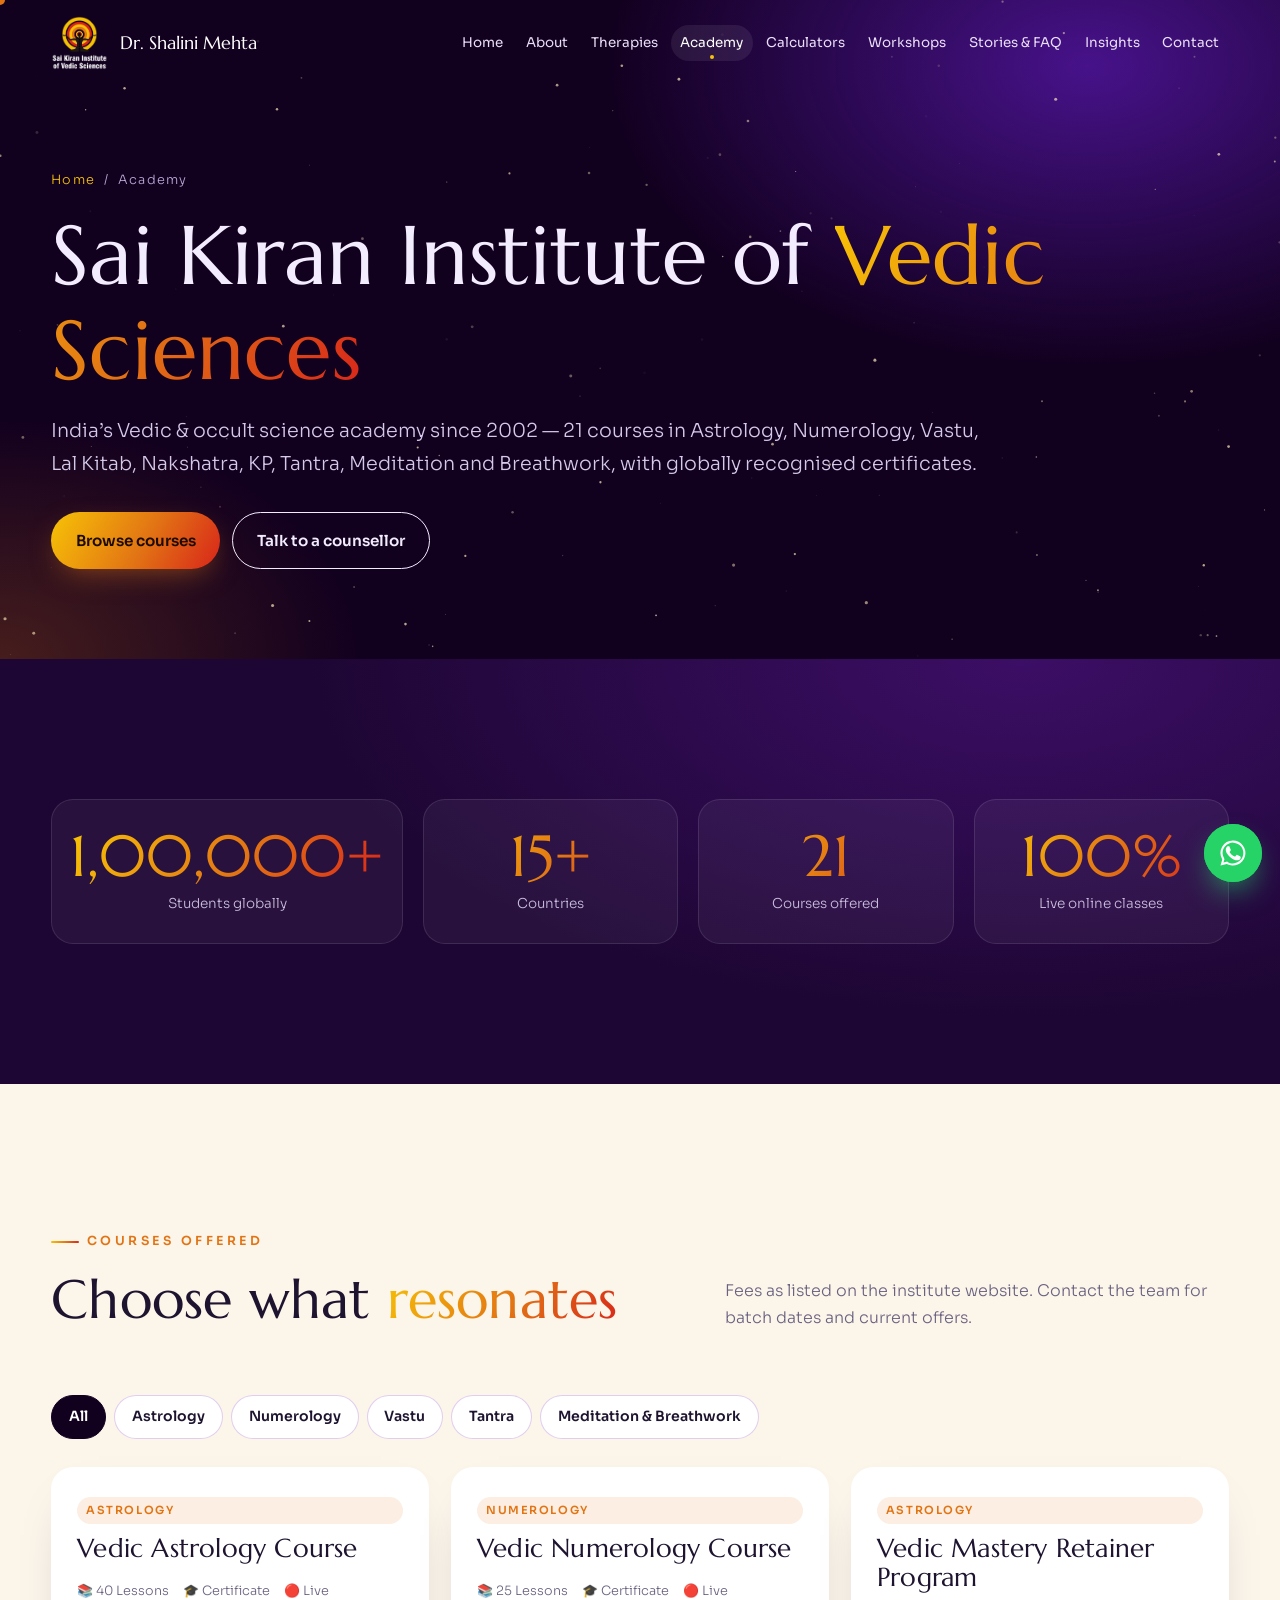
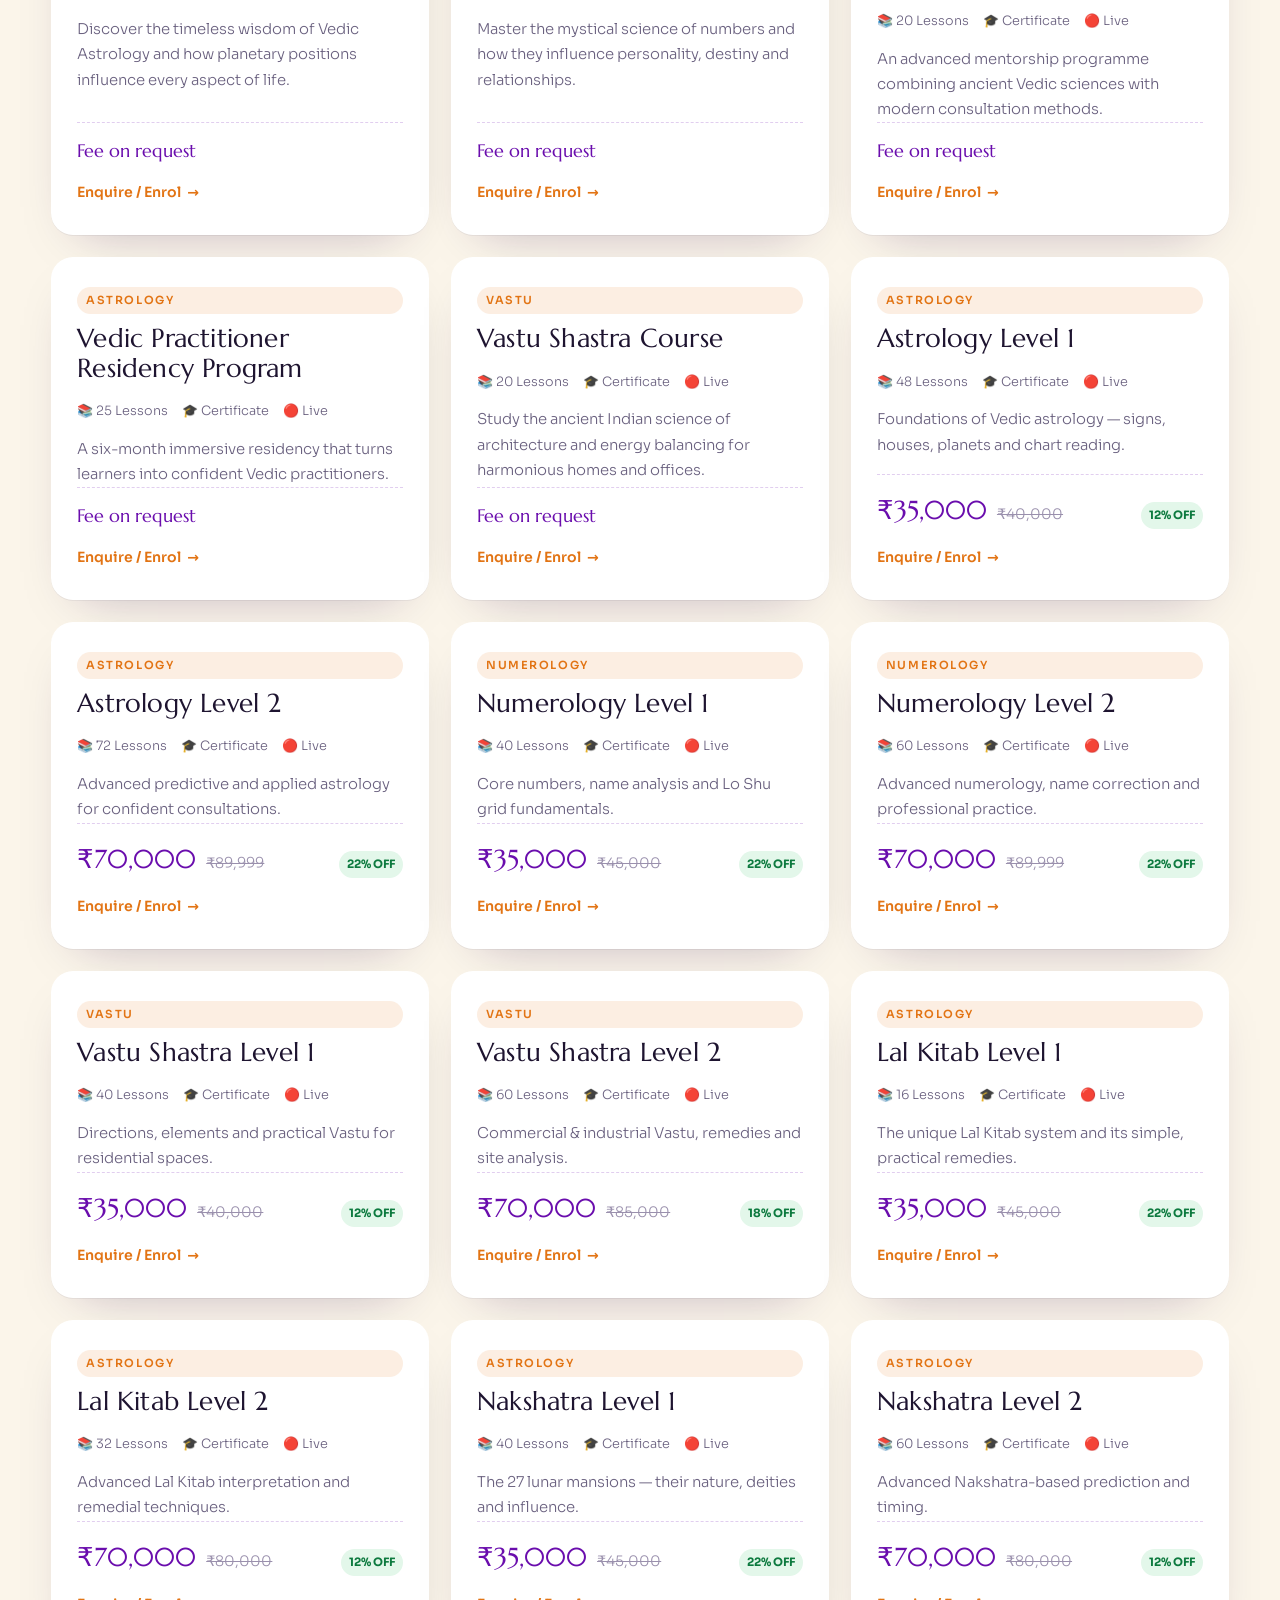
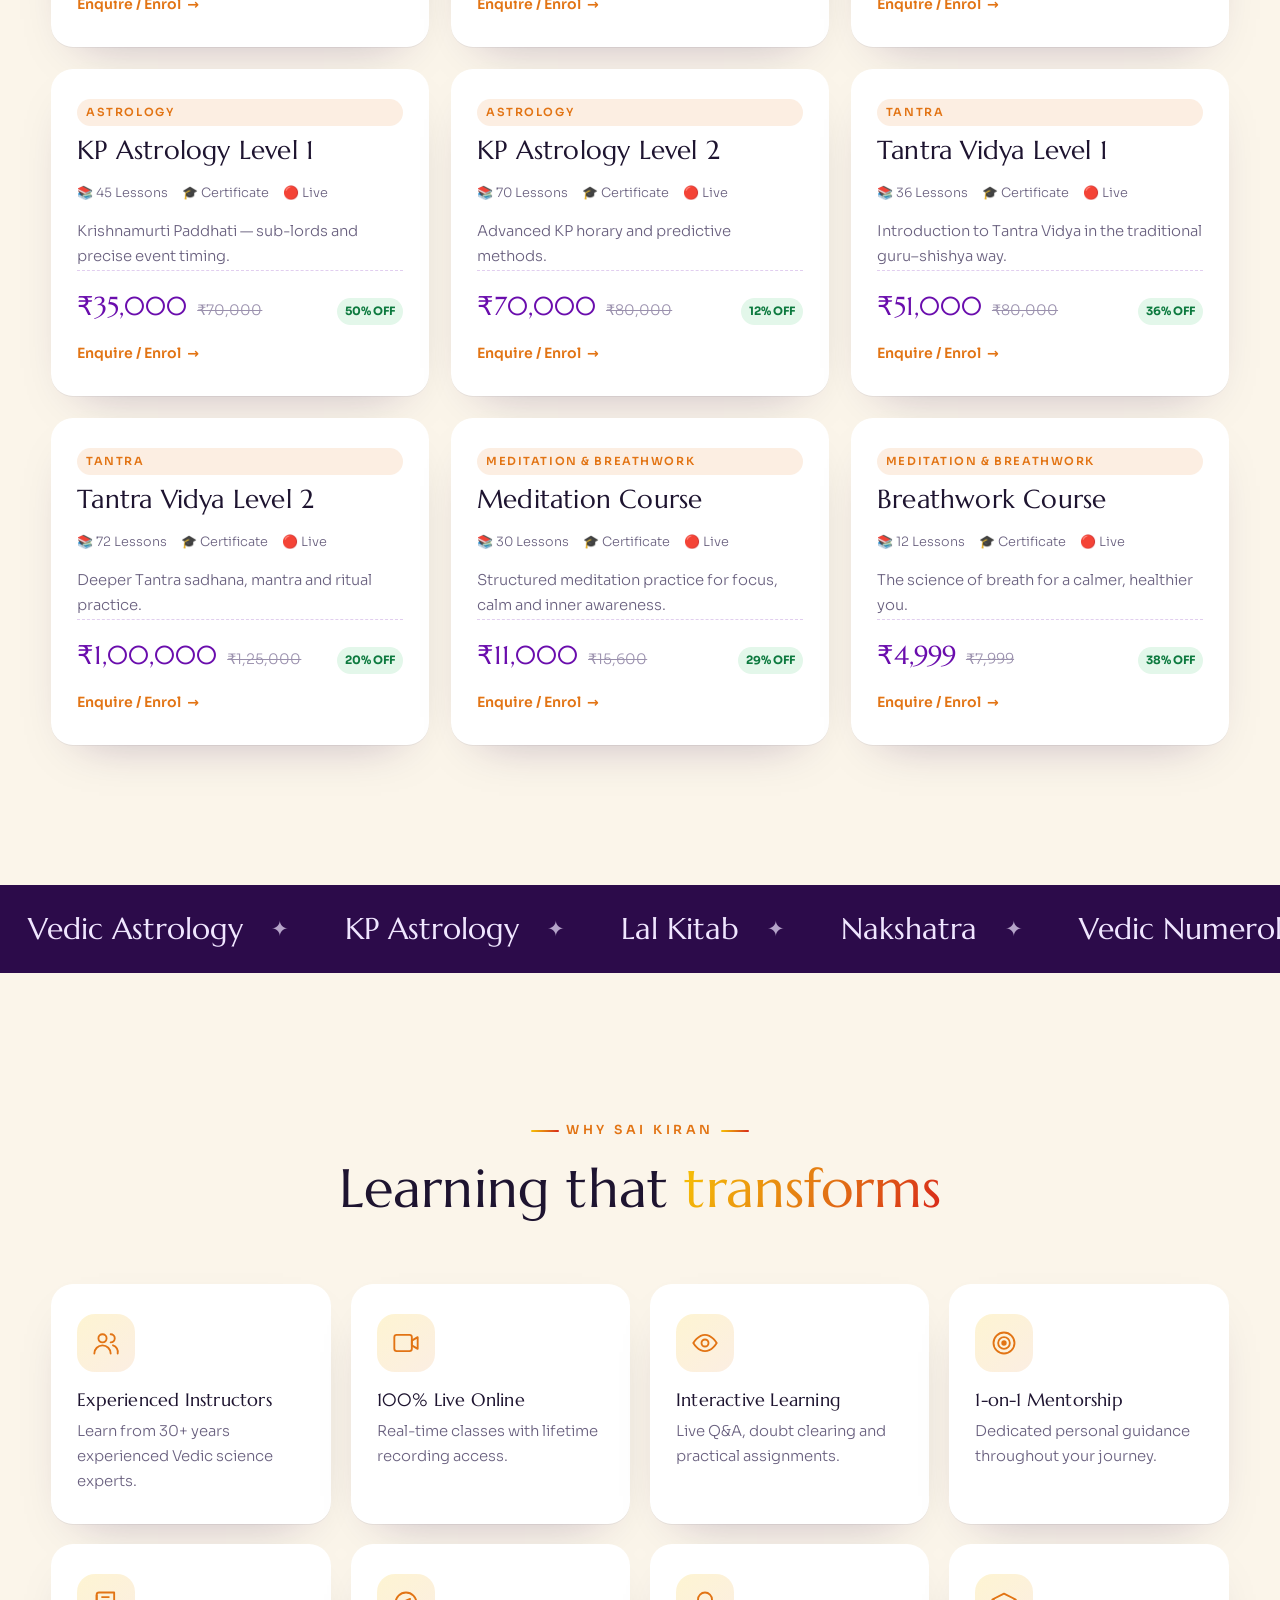
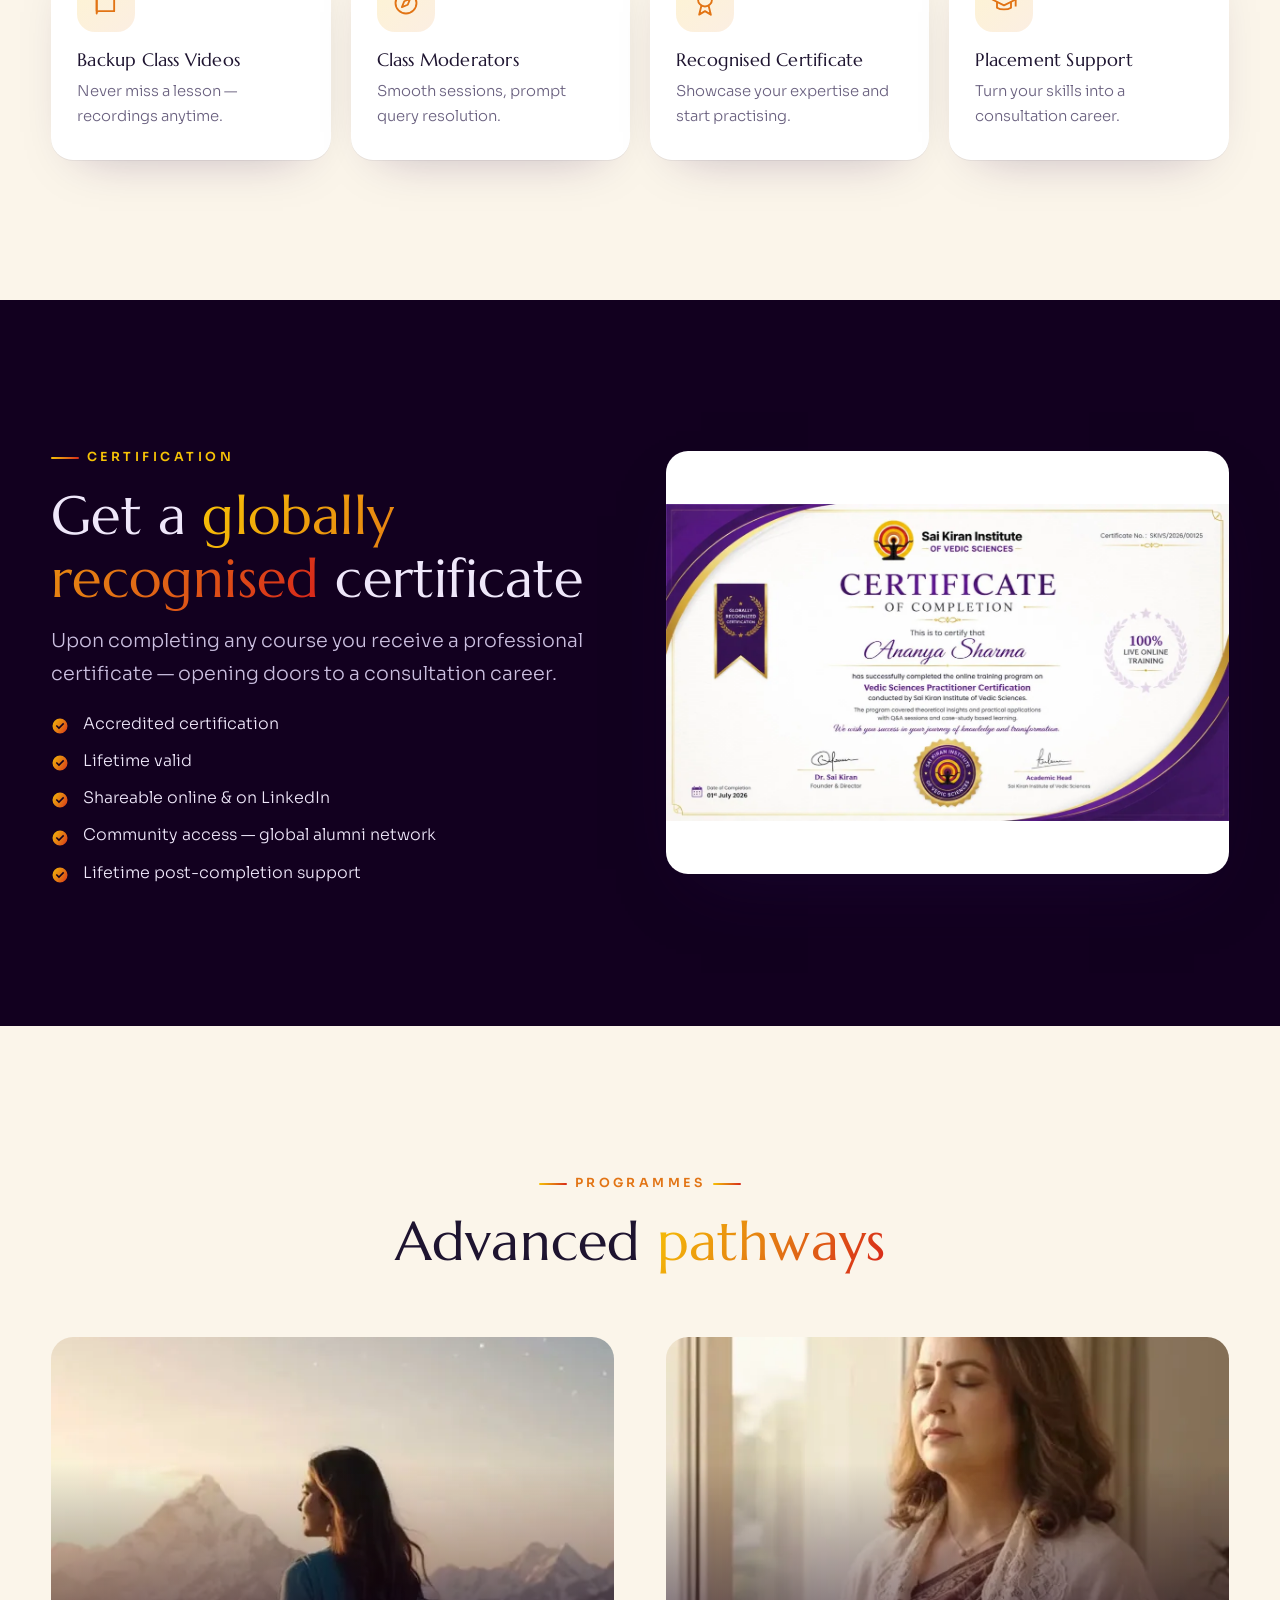
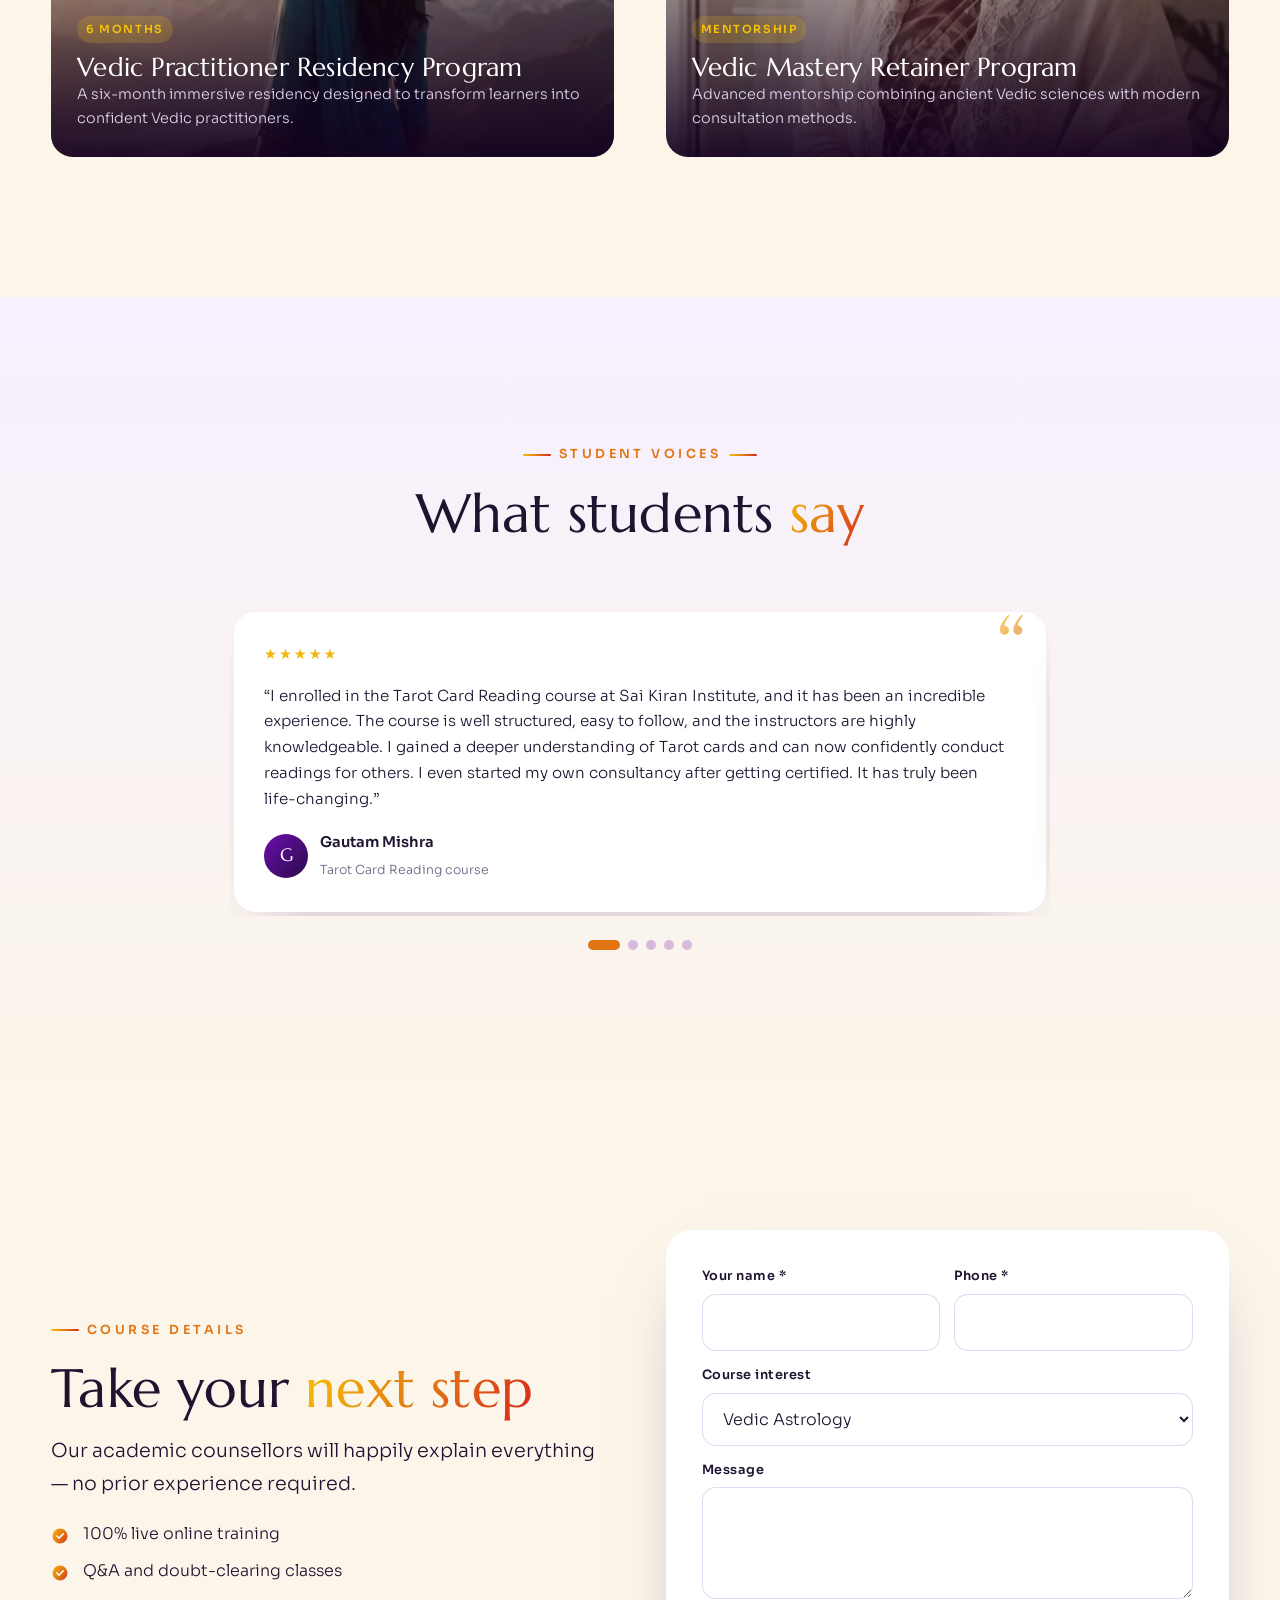
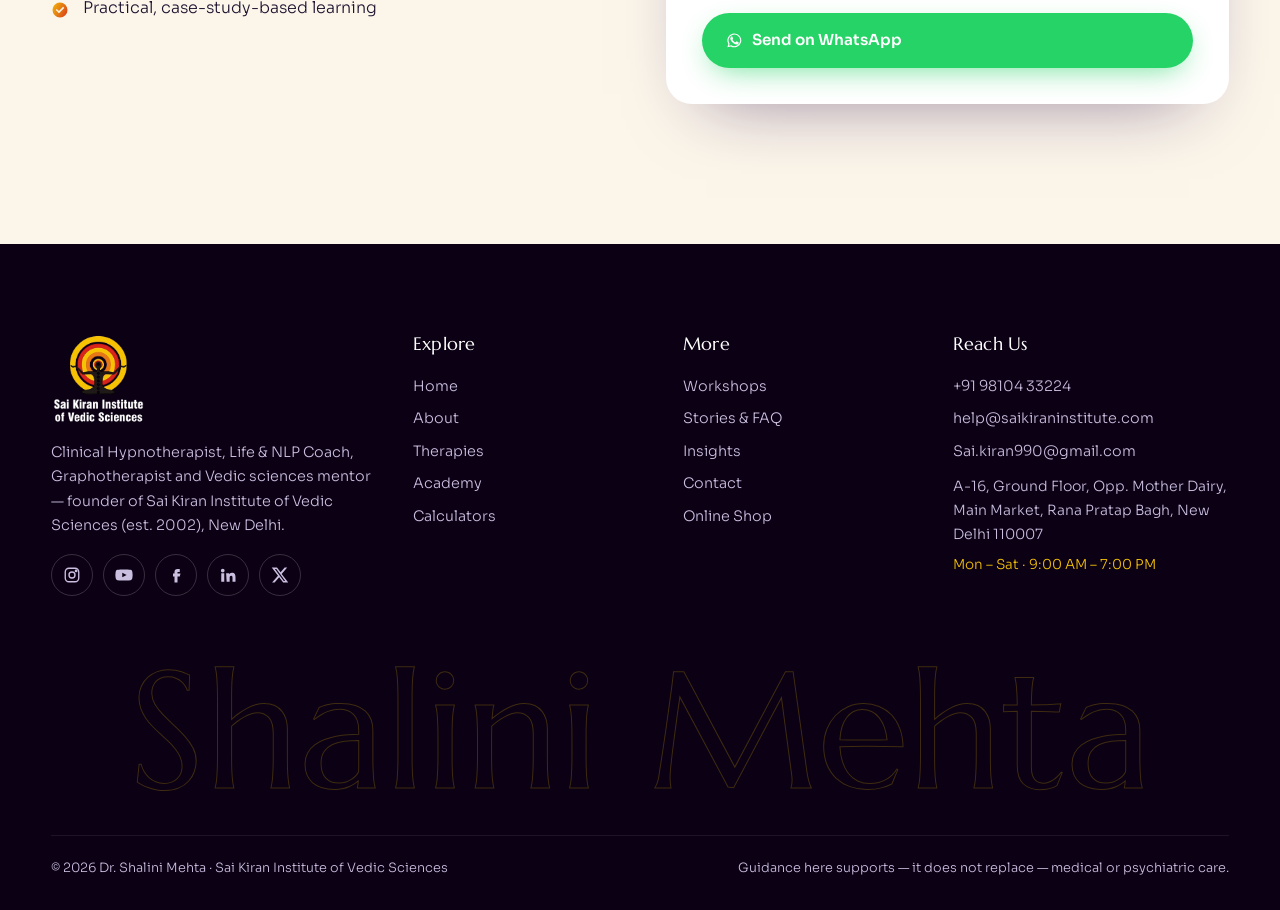
<file: academy.html>
<!doctype html><html lang="en"><head><meta charset="utf-8"><meta name="viewport" content="width=device-width,initial-scale=1,viewport-fit=cover">
<title>Academy — Sai Kiran Institute of Vedic Sciences | Courses & Certification</title><meta name="description" content="21 certified courses in Vedic Astrology, Numerology, Vastu, Lal Kitab, Nakshatra, KP Astrology, Tantra, Meditation and Breathwork."><meta name="theme-color" content="#12001f">
<meta property="og:title" content="Academy — Sai Kiran Institute of Vedic Sciences | Courses & Certification"><meta property="og:description" content="21 certified courses in Vedic Astrology, Numerology, Vastu, Lal Kitab, Nakshatra, KP Astrology, Tantra, Meditation and Breathwork."><meta property="og:image" content="img/p-desk.webp">
<link rel="icon" href="img/favicon.png"><link rel="preload" href="fonts/marcellus-400.woff2" as="font" type="font/woff2" crossorigin><link rel="stylesheet" href="css/style.css"></head>
<body><div id="loader"><div class="ld"><i></i><i></i><i></i><img src="img/emblem.png" alt=""><div class="ld-t">DR. SHALINI MEHTA</div><div class="ld-bar"><b></b></div></div></div>
<div id="curtain"><span></span><span></span><span></span><span></span><span></span></div><div id="prog"></div><div id="glow"></div>
<header class="hdr"><div class="wrap"><a href="index.html" class="brand"><img src="img/logo-light.png" alt="Sai Kiran Institute logo" width="271" height="256"><span>Dr. Shalini Mehta<small>Therapy · Coaching · Vedic Sciences</small></span></a>
<nav class="nav"><a href="index.html" class="">Home</a><a href="about.html" class="">About</a><a href="therapies.html" class="">Therapies</a><a href="academy.html" class="on">Academy</a><a href="calculators.html" class="">Calculators</a><a href="workshops.html" class="">Workshops</a><a href="testimonials.html" class="">Stories & FAQ</a><a href="insights.html" class="">Insights</a><a href="contact.html" class="">Contact</a></nav><a class="btn hb" href="contact.html">Book a Session</a><button class="burger" aria-label="Menu"><i></i><i></i><i></i></button></div></header>
<div class="mnav"><a class="l" href="index.html"><em>01</em>Home</a><a class="l" href="about.html"><em>02</em>About</a><a class="l" href="therapies.html"><em>03</em>Therapies</a><a class="l" href="academy.html"><em>04</em>Academy</a><a class="l" href="calculators.html"><em>05</em>Calculators</a><a class="l" href="workshops.html"><em>06</em>Workshops</a><a class="l" href="testimonials.html"><em>07</em>Stories & FAQ</a><a class="l" href="insights.html"><em>08</em>Insights</a><a class="l" href="contact.html"><em>09</em>Contact</a><div class="mc"><a class="btn wa" href="https://wa.me/919810433224" target="_blank" rel="noopener"><svg viewBox="0 0 24 24" fill="currentColor"><path d="M17.5 14.4c-.3-.1-1.7-.8-2-.9-.3-.1-.5-.1-.7.1-.2.3-.8.9-.9 1.1-.2.2-.3.2-.6.1-.3-.1-1.2-.5-2.3-1.4-.9-.8-1.4-1.7-1.6-2-.2-.3 0-.5.1-.6l.4-.5c.1-.2.2-.3.3-.5.1-.2 0-.4 0-.5l-.9-2.2c-.2-.6-.5-.5-.7-.5h-.6c-.2 0-.5.1-.8.4-.3.3-1 1-1 2.5s1.1 2.9 1.2 3.1c.1.2 2.1 3.2 5.1 4.5.7.3 1.3.5 1.7.6.7.2 1.4.2 1.9.1.6-.1 1.7-.7 1.9-1.4.2-.7.2-1.3.2-1.4-.1-.1-.3-.2-.6-.3zM12 2a10 10 0 0 0-8.6 15.1L2 22l5-1.3A10 10 0 1 0 12 2zm0 18.3c-1.5 0-3-.4-4.3-1.2l-.3-.2-3 .8.8-2.9-.2-.3A8.3 8.3 0 1 1 12 20.3z"/></svg> WhatsApp</a><a class="btn ghost" style="color:#fff" href="tel:+919810433224"><svg viewBox="0 0 24 24" fill="none" stroke="currentColor" stroke-width="1.6" stroke-linejoin="round"><path d="M5 3h4l2 5-2.5 1.5a11 11 0 0 0 6 6L16 13l5 2v4a2 2 0 0 1-2 2A16 16 0 0 1 3 5a2 2 0 0 1 2-2"/></svg> Call</a></div></div><main><section class="phero"><canvas id="stars"></canvas><svg class="wheel" viewBox="0 0 400 400" aria-hidden="true"><defs><linearGradient id="wg" x1="0" x2="1"><stop offset="0" stop-color="#f7c306"/><stop offset="1" stop-color="#e27414"/></linearGradient></defs><g fill="none" stroke="url(#wg)" stroke-width=".8" opacity=".9"><circle cx="200" cy="200" r="196"/><circle cx="200" cy="200" r="160"/><circle cx="200" cy="200" r="120" stroke-dasharray="2 6"/><circle cx="200" cy="200" r="60"/><line x1="360.0" y1="200.0" x2="396.0" y2="200.0"/><line x1="338.6" y1="280.0" x2="369.7" y2="298.0"/><line x1="280.0" y1="338.6" x2="298.0" y2="369.7"/><line x1="200.0" y1="360.0" x2="200.0" y2="396.0"/><line x1="120.0" y1="338.6" x2="102.0" y2="369.7"/><line x1="61.4" y1="280.0" x2="30.3" y2="298.0"/><line x1="40.0" y1="200.0" x2="4.0" y2="200.0"/><line x1="61.4" y1="120.0" x2="30.3" y2="102.0"/><line x1="120.0" y1="61.4" x2="102.0" y2="30.3"/><line x1="200.0" y1="40.0" x2="200.0" y2="4.0"/><line x1="280.0" y1="61.4" x2="298.0" y2="30.3"/><line x1="338.6" y1="120.0" x2="369.7" y2="102.0"/></g><g fill="#f7c306" font-size="18" text-anchor="middle" dominant-baseline="middle" opacity=".85"><text x="246.1" y="28.1">♈&#xFE0E;</text><text x="325.9" y="74.1">♉&#xFE0E;</text><text x="371.9" y="153.9">♊&#xFE0E;</text><text x="371.9" y="246.1">♋&#xFE0E;</text><text x="325.9" y="325.9">♌&#xFE0E;</text><text x="246.1" y="371.9">♍&#xFE0E;</text><text x="153.9" y="371.9">♎&#xFE0E;</text><text x="74.1" y="325.9">♏&#xFE0E;</text><text x="28.1" y="246.1">♐&#xFE0E;</text><text x="28.1" y="153.9">♑&#xFE0E;</text><text x="74.1" y="74.1">♒&#xFE0E;</text><text x="153.9" y="28.1">♓&#xFE0E;</text></g></svg><div class="wrap"><div class="crumb"><a href="index.html">Home</a> &nbsp;/&nbsp; Academy</div><h1>Sai Kiran Institute of <span class="gt">Vedic Sciences</span></h1><p class="lead" data-r data-d=".4">India’s Vedic & occult science academy since 2002 — 21 courses in Astrology, Numerology, Vastu, Lal Kitab, Nakshatra, KP, Tantra, Meditation and Breathwork, with globally recognised certificates.</p><div class="btns"><a class="btn" href="#courses">Browse courses</a><a class="btn ghost" href="https://wa.me/919810433224?text=Namaste%2C%20I%20want%20to%20talk%20to%20a%20counsellor%20about%20courses." target="_blank" rel="noopener">Talk to a counsellor</a></div></div></section>
<section class="sec plum"><div class="wrap"><div class="stats" data-stagger><div class="stat"><div class="num" data-count="100000" data-suf="+">0</div><p>Students globally</p></div><div class="stat"><div class="num" data-count="15" data-suf="+">0</div><p>Countries</p></div><div class="stat"><div class="num" data-count="21">0</div><p>Courses offered</p></div><div class="stat"><div class="num" data-count="100" data-suf="%">0</div><p>Live online classes</p></div></div></div></section>
<section class="sec" id="courses"><div class="wrap"><div class="head flexb"><div><div class="eyebrow">Courses offered</div><h2>Choose what <span class="gt">resonates</span></h2></div><p style="max-width:42ch" class="muted">Fees as listed on the institute website. Contact the team for batch dates and current offers.</p></div>
<div class="tabs" data-filter="#cgrid"><button class="on" data-f="all">All</button><button data-f="astrology">Astrology</button><button data-f="numerology">Numerology</button><button data-f="vastu">Vastu</button><button data-f="tantra">Tantra</button><button data-f="wellness">Meditation & Breathwork</button></div>
<div class="g3" id="cgrid" data-stagger><div class="card course fitem" data-cat="astrology"><span class="tag">Astrology</span><h3>Vedic Astrology Course</h3><div class="meta"><span>📚 40 Lessons</span><span>🎓 Certificate</span><span>🔴 Live</span></div><p>Discover the timeless wisdom of Vedic Astrology and how planetary positions influence every aspect of life.</p>
<div class="price"><b style="font-size:1.1rem">Fee on request</b></div><a class="more" href="https://wa.me/919810433224?text=Namaste%2C%20please%20share%20details%20of%20the%20Vedic%20Astrology%20Course." target="_blank" rel="noopener">Enquire / Enrol</a></div><div class="card course fitem" data-cat="numerology"><span class="tag">Numerology</span><h3>Vedic Numerology Course</h3><div class="meta"><span>📚 25 Lessons</span><span>🎓 Certificate</span><span>🔴 Live</span></div><p>Master the mystical science of numbers and how they influence personality, destiny and relationships.</p>
<div class="price"><b style="font-size:1.1rem">Fee on request</b></div><a class="more" href="https://wa.me/919810433224?text=Namaste%2C%20please%20share%20details%20of%20the%20Vedic%20Numerology%20Course." target="_blank" rel="noopener">Enquire / Enrol</a></div><div class="card course fitem" data-cat="astrology"><span class="tag">Astrology</span><h3>Vedic Mastery Retainer Program</h3><div class="meta"><span>📚 20 Lessons</span><span>🎓 Certificate</span><span>🔴 Live</span></div><p>An advanced mentorship programme combining ancient Vedic sciences with modern consultation methods.</p>
<div class="price"><b style="font-size:1.1rem">Fee on request</b></div><a class="more" href="https://wa.me/919810433224?text=Namaste%2C%20please%20share%20details%20of%20the%20Vedic%20Mastery%20Retainer%20Program." target="_blank" rel="noopener">Enquire / Enrol</a></div><div class="card course fitem" data-cat="astrology"><span class="tag">Astrology</span><h3>Vedic Practitioner Residency Program</h3><div class="meta"><span>📚 25 Lessons</span><span>🎓 Certificate</span><span>🔴 Live</span></div><p>A six-month immersive residency that turns learners into confident Vedic practitioners.</p>
<div class="price"><b style="font-size:1.1rem">Fee on request</b></div><a class="more" href="https://wa.me/919810433224?text=Namaste%2C%20please%20share%20details%20of%20the%20Vedic%20Practitioner%20Residency%20Program." target="_blank" rel="noopener">Enquire / Enrol</a></div><div class="card course fitem" data-cat="vastu"><span class="tag">Vastu</span><h3>Vastu Shastra Course</h3><div class="meta"><span>📚 20 Lessons</span><span>🎓 Certificate</span><span>🔴 Live</span></div><p>Study the ancient Indian science of architecture and energy balancing for harmonious homes and offices.</p>
<div class="price"><b style="font-size:1.1rem">Fee on request</b></div><a class="more" href="https://wa.me/919810433224?text=Namaste%2C%20please%20share%20details%20of%20the%20Vastu%20Shastra%20Course." target="_blank" rel="noopener">Enquire / Enrol</a></div><div class="card course fitem" data-cat="astrology"><span class="tag">Astrology</span><h3>Astrology Level 1</h3><div class="meta"><span>📚 48 Lessons</span><span>🎓 Certificate</span><span>🔴 Live</span></div><p>Foundations of Vedic astrology — signs, houses, planets and chart reading.</p>
<div class="price"><b>₹35,000</b><s>₹40,000</s><span class="off">12% OFF</span></div><a class="more" href="https://wa.me/919810433224?text=Namaste%2C%20please%20share%20details%20of%20the%20Astrology%20Level%201." target="_blank" rel="noopener">Enquire / Enrol</a></div><div class="card course fitem" data-cat="astrology"><span class="tag">Astrology</span><h3>Astrology Level 2</h3><div class="meta"><span>📚 72 Lessons</span><span>🎓 Certificate</span><span>🔴 Live</span></div><p>Advanced predictive and applied astrology for confident consultations.</p>
<div class="price"><b>₹70,000</b><s>₹89,999</s><span class="off">22% OFF</span></div><a class="more" href="https://wa.me/919810433224?text=Namaste%2C%20please%20share%20details%20of%20the%20Astrology%20Level%202." target="_blank" rel="noopener">Enquire / Enrol</a></div><div class="card course fitem" data-cat="numerology"><span class="tag">Numerology</span><h3>Numerology Level 1</h3><div class="meta"><span>📚 40 Lessons</span><span>🎓 Certificate</span><span>🔴 Live</span></div><p>Core numbers, name analysis and Lo Shu grid fundamentals.</p>
<div class="price"><b>₹35,000</b><s>₹45,000</s><span class="off">22% OFF</span></div><a class="more" href="https://wa.me/919810433224?text=Namaste%2C%20please%20share%20details%20of%20the%20Numerology%20Level%201." target="_blank" rel="noopener">Enquire / Enrol</a></div><div class="card course fitem" data-cat="numerology"><span class="tag">Numerology</span><h3>Numerology Level 2</h3><div class="meta"><span>📚 60 Lessons</span><span>🎓 Certificate</span><span>🔴 Live</span></div><p>Advanced numerology, name correction and professional practice.</p>
<div class="price"><b>₹70,000</b><s>₹89,999</s><span class="off">22% OFF</span></div><a class="more" href="https://wa.me/919810433224?text=Namaste%2C%20please%20share%20details%20of%20the%20Numerology%20Level%202." target="_blank" rel="noopener">Enquire / Enrol</a></div><div class="card course fitem" data-cat="vastu"><span class="tag">Vastu</span><h3>Vastu Shastra Level 1</h3><div class="meta"><span>📚 40 Lessons</span><span>🎓 Certificate</span><span>🔴 Live</span></div><p>Directions, elements and practical Vastu for residential spaces.</p>
<div class="price"><b>₹35,000</b><s>₹40,000</s><span class="off">12% OFF</span></div><a class="more" href="https://wa.me/919810433224?text=Namaste%2C%20please%20share%20details%20of%20the%20Vastu%20Shastra%20Level%201." target="_blank" rel="noopener">Enquire / Enrol</a></div><div class="card course fitem" data-cat="vastu"><span class="tag">Vastu</span><h3>Vastu Shastra Level 2</h3><div class="meta"><span>📚 60 Lessons</span><span>🎓 Certificate</span><span>🔴 Live</span></div><p>Commercial & industrial Vastu, remedies and site analysis.</p>
<div class="price"><b>₹70,000</b><s>₹85,000</s><span class="off">18% OFF</span></div><a class="more" href="https://wa.me/919810433224?text=Namaste%2C%20please%20share%20details%20of%20the%20Vastu%20Shastra%20Level%202." target="_blank" rel="noopener">Enquire / Enrol</a></div><div class="card course fitem" data-cat="astrology"><span class="tag">Astrology</span><h3>Lal Kitab Level 1</h3><div class="meta"><span>📚 16 Lessons</span><span>🎓 Certificate</span><span>🔴 Live</span></div><p>The unique Lal Kitab system and its simple, practical remedies.</p>
<div class="price"><b>₹35,000</b><s>₹45,000</s><span class="off">22% OFF</span></div><a class="more" href="https://wa.me/919810433224?text=Namaste%2C%20please%20share%20details%20of%20the%20Lal%20Kitab%20Level%201." target="_blank" rel="noopener">Enquire / Enrol</a></div><div class="card course fitem" data-cat="astrology"><span class="tag">Astrology</span><h3>Lal Kitab Level 2</h3><div class="meta"><span>📚 32 Lessons</span><span>🎓 Certificate</span><span>🔴 Live</span></div><p>Advanced Lal Kitab interpretation and remedial techniques.</p>
<div class="price"><b>₹70,000</b><s>₹80,000</s><span class="off">12% OFF</span></div><a class="more" href="https://wa.me/919810433224?text=Namaste%2C%20please%20share%20details%20of%20the%20Lal%20Kitab%20Level%202." target="_blank" rel="noopener">Enquire / Enrol</a></div><div class="card course fitem" data-cat="astrology"><span class="tag">Astrology</span><h3>Nakshatra Level 1</h3><div class="meta"><span>📚 40 Lessons</span><span>🎓 Certificate</span><span>🔴 Live</span></div><p>The 27 lunar mansions — their nature, deities and influence.</p>
<div class="price"><b>₹35,000</b><s>₹45,000</s><span class="off">22% OFF</span></div><a class="more" href="https://wa.me/919810433224?text=Namaste%2C%20please%20share%20details%20of%20the%20Nakshatra%20Level%201." target="_blank" rel="noopener">Enquire / Enrol</a></div><div class="card course fitem" data-cat="astrology"><span class="tag">Astrology</span><h3>Nakshatra Level 2</h3><div class="meta"><span>📚 60 Lessons</span><span>🎓 Certificate</span><span>🔴 Live</span></div><p>Advanced Nakshatra-based prediction and timing.</p>
<div class="price"><b>₹70,000</b><s>₹80,000</s><span class="off">12% OFF</span></div><a class="more" href="https://wa.me/919810433224?text=Namaste%2C%20please%20share%20details%20of%20the%20Nakshatra%20Level%202." target="_blank" rel="noopener">Enquire / Enrol</a></div><div class="card course fitem" data-cat="astrology"><span class="tag">Astrology</span><h3>KP Astrology Level 1</h3><div class="meta"><span>📚 45 Lessons</span><span>🎓 Certificate</span><span>🔴 Live</span></div><p>Krishnamurti Paddhati — sub-lords and precise event timing.</p>
<div class="price"><b>₹35,000</b><s>₹70,000</s><span class="off">50% OFF</span></div><a class="more" href="https://wa.me/919810433224?text=Namaste%2C%20please%20share%20details%20of%20the%20KP%20Astrology%20Level%201." target="_blank" rel="noopener">Enquire / Enrol</a></div><div class="card course fitem" data-cat="astrology"><span class="tag">Astrology</span><h3>KP Astrology Level 2</h3><div class="meta"><span>📚 70 Lessons</span><span>🎓 Certificate</span><span>🔴 Live</span></div><p>Advanced KP horary and predictive methods.</p>
<div class="price"><b>₹70,000</b><s>₹80,000</s><span class="off">12% OFF</span></div><a class="more" href="https://wa.me/919810433224?text=Namaste%2C%20please%20share%20details%20of%20the%20KP%20Astrology%20Level%202." target="_blank" rel="noopener">Enquire / Enrol</a></div><div class="card course fitem" data-cat="tantra"><span class="tag">Tantra</span><h3>Tantra Vidya Level 1</h3><div class="meta"><span>📚 36 Lessons</span><span>🎓 Certificate</span><span>🔴 Live</span></div><p>Introduction to Tantra Vidya in the traditional guru–shishya way.</p>
<div class="price"><b>₹51,000</b><s>₹80,000</s><span class="off">36% OFF</span></div><a class="more" href="https://wa.me/919810433224?text=Namaste%2C%20please%20share%20details%20of%20the%20Tantra%20Vidya%20Level%201." target="_blank" rel="noopener">Enquire / Enrol</a></div><div class="card course fitem" data-cat="tantra"><span class="tag">Tantra</span><h3>Tantra Vidya Level 2</h3><div class="meta"><span>📚 72 Lessons</span><span>🎓 Certificate</span><span>🔴 Live</span></div><p>Deeper Tantra sadhana, mantra and ritual practice.</p>
<div class="price"><b>₹1,00,000</b><s>₹1,25,000</s><span class="off">20% OFF</span></div><a class="more" href="https://wa.me/919810433224?text=Namaste%2C%20please%20share%20details%20of%20the%20Tantra%20Vidya%20Level%202." target="_blank" rel="noopener">Enquire / Enrol</a></div><div class="card course fitem" data-cat="wellness"><span class="tag">Meditation & Breathwork</span><h3>Meditation Course</h3><div class="meta"><span>📚 30 Lessons</span><span>🎓 Certificate</span><span>🔴 Live</span></div><p>Structured meditation practice for focus, calm and inner awareness.</p>
<div class="price"><b>₹11,000</b><s>₹15,600</s><span class="off">29% OFF</span></div><a class="more" href="https://wa.me/919810433224?text=Namaste%2C%20please%20share%20details%20of%20the%20Meditation%20Course." target="_blank" rel="noopener">Enquire / Enrol</a></div><div class="card course fitem" data-cat="wellness"><span class="tag">Meditation & Breathwork</span><h3>Breathwork Course</h3><div class="meta"><span>📚 12 Lessons</span><span>🎓 Certificate</span><span>🔴 Live</span></div><p>The science of breath for a calmer, healthier you.</p>
<div class="price"><b>₹4,999</b><s>₹7,999</s><span class="off">38% OFF</span></div><a class="more" href="https://wa.me/919810433224?text=Namaste%2C%20please%20share%20details%20of%20the%20Breathwork%20Course." target="_blank" rel="noopener">Enquire / Enrol</a></div></div></div></section>
<div class="marq dk"><div class="tr"><span>Vedic Astrology</span><span>KP Astrology</span><span>Lal Kitab</span><span>Nakshatra</span><span>Vedic Numerology</span><span>Lo Shu Numerology</span><span>Vastu Shastra</span><span>Tantra Vidya</span><span>Meditation</span><span>Breathwork</span><span>Palmistry</span></div></div>
<section class="sec"><div class="wrap"><div class="head center"><div class="eyebrow">Why Sai Kiran</div><h2>Learning that <span class="gt">transforms</span></h2></div>
<div class="g4" data-stagger><div class="card"><div class="ic"><svg viewBox="0 0 24 24" fill="none" stroke="currentColor" stroke-width="1.6" stroke-linecap="round"><circle cx="9" cy="8" r="3.5"/><path d="M2 21a7 7 0 0 1 14 0"/><path d="M16 4.5a3.5 3.5 0 0 1 0 7M18 14a6 6 0 0 1 4 7"/></svg></div><h3 style="font-size:1.12rem">Experienced Instructors</h3><p>Learn from 30+ years experienced Vedic science experts.</p></div><div class="card"><div class="ic"><svg viewBox="0 0 24 24" fill="none" stroke="currentColor" stroke-width="1.6" stroke-linejoin="round"><rect x="2" y="5" width="15" height="14" rx="2"/><path d="m17 10 5-3v10l-5-3z"/></svg></div><h3 style="font-size:1.12rem">100% Live Online</h3><p>Real-time classes with lifetime recording access.</p></div><div class="card"><div class="ic"><svg viewBox="0 0 24 24" fill="none" stroke="currentColor" stroke-width="1.6"><path d="M2 12s4-7 10-7 10 7 10 7-4 7-10 7S2 12 2 12z"/><circle cx="12" cy="12" r="3"/></svg></div><h3 style="font-size:1.12rem">Interactive Learning</h3><p>Live Q&A, doubt clearing and practical assignments.</p></div><div class="card"><div class="ic"><svg viewBox="0 0 24 24" fill="none" stroke="currentColor" stroke-width="1.6"><circle cx="12" cy="12" r="9"/><circle cx="12" cy="12" r="5"/><circle cx="12" cy="12" r="1.5" fill="currentColor"/></svg></div><h3 style="font-size:1.12rem">1-on-1 Mentorship</h3><p>Dedicated personal guidance throughout your journey.</p></div><div class="card"><div class="ic"><svg viewBox="0 0 24 24" fill="none" stroke="currentColor" stroke-width="1.6" stroke-linejoin="round"><path d="M4 5a2 2 0 0 1 2-2h13v16H6a2 2 0 0 0-2 2z"/><path d="M4 19V5M8 7h7"/></svg></div><h3 style="font-size:1.12rem">Backup Class Videos</h3><p>Never miss a lesson — recordings anytime.</p></div><div class="card"><div class="ic"><svg viewBox="0 0 24 24" fill="none" stroke="currentColor" stroke-width="1.6" stroke-linecap="round" stroke-linejoin="round"><circle cx="12" cy="12" r="9"/><path d="m15.5 8.5-2 5-5 2 2-5z"/></svg></div><h3 style="font-size:1.12rem">Class Moderators</h3><p>Smooth sessions, prompt query resolution.</p></div><div class="card"><div class="ic"><svg viewBox="0 0 24 24" fill="none" stroke="currentColor" stroke-width="1.6" stroke-linejoin="round"><circle cx="12" cy="9" r="6"/><path d="m9 14-2 8 5-3 5 3-2-8"/></svg></div><h3 style="font-size:1.12rem">Recognised Certificate</h3><p>Showcase your expertise and start practising.</p></div><div class="card"><div class="ic"><svg viewBox="0 0 24 24" fill="none" stroke="currentColor" stroke-width="1.6" stroke-linejoin="round"><path d="m2 9 10-5 10 5-10 5z"/><path d="M6 11v5c3 2 9 2 12 0v-5M22 9v6"/></svg></div><h3 style="font-size:1.12rem">Placement Support</h3><p>Turn your skills into a consultation career.</p></div></div></div></section>
<section class="sec dark"><div class="wrap g2"><div data-r="l"><div class="eyebrow">Certification</div><h2>Get a <span class="gt">globally recognised</span> certificate</h2><p class="lead">Upon completing any course you receive a professional certificate — opening doors to a consultation career.</p>
<ul class="ticks"><li>Accredited certification</li><li>Lifetime valid</li><li>Shareable online & on LinkedIn</li><li>Community access — global alumni network</li><li>Lifetime post-completion support</li></ul></div>
<div data-r="r"><div class="imgf" style="aspect-ratio:4/3"><img src="img/c-sample.webp" alt="Sample Sai Kiran Institute certificate of completion" loading="lazy" style="object-fit:contain;background:#fff"></div></div></div></section>
<section class="sec"><div class="wrap"><div class="head center"><div class="eyebrow">Programmes</div><h2>Advanced <span class="gt">pathways</span></h2></div>
<div class="g2" data-stagger><a class="pcard" href="https://wa.me/919810433224?text=Namaste%2C%20please%20share%20details%20of%20the%20Vedic%20Practitioner%20Residency%20Program." target="_blank" rel="noopener" data-tilt style="min-height:420px"><img src="img/h19.webp" alt="" loading="lazy"><div class="in"><span class="tag">6 months</span><h3>Vedic Practitioner Residency Program</h3><p>A six-month immersive residency designed to transform learners into confident Vedic practitioners.</p></div></a>
<a class="pcard" href="https://wa.me/919810433224?text=Namaste%2C%20please%20share%20details%20of%20the%20Vedic%20Mastery%20Retainer%20Program." target="_blank" rel="noopener" data-tilt style="min-height:420px"><img src="img/h22.webp" alt="" loading="lazy"><div class="in"><span class="tag">Mentorship</span><h3>Vedic Mastery Retainer Program</h3><p>Advanced mentorship combining ancient Vedic sciences with modern consultation methods.</p></div></a></div></div></section>
<section class="sec lav"><div class="wrap"><div class="head center"><div class="eyebrow">Student voices</div><h2>What students <span class="gt">say</span></h2></div>
<div class="slider" style="max-width:820px;margin:auto"><div style="overflow:hidden"><div class="slides"><div class="slide"><div class="tcard"><div class="stars">★★★★★</div><p class="mt1">“I enrolled in the Tarot Card Reading course at Sai Kiran Institute, and it has been an incredible experience. The course is well structured, easy to follow, and the instructors are highly knowledgeable. I gained a deeper understanding of Tarot cards and can now confidently conduct readings for others. I even started my own consultancy after getting certified. It has truly been life-changing.”</p><div class="who"><div class="av">G</div><div><b>Gautam Mishra</b><small>Tarot Card Reading course</small></div></div></div></div><div class="slide"><div class="tcard"><div class="stars">★★★★★</div><p class="mt1">“The Chakra Healing course was truly transformative. The teachings were clear and powerful, and I learned how to use energy-healing techniques to help myself and others. I now feel more balanced, energized, and connected with the world around me. This course opened my eyes to the healing power within us all.”</p><div class="who"><div class="av">J</div><div><b>Jon Del Angel</b><small>Chakra Healing course</small></div></div></div></div><div class="slide"><div class="tcard"><div class="stars">★★★★★</div><p class="mt1">“This is one of the best Vastu Shastra courses for beginners. I cannot believe how much it transformed my living space and my life. The course covers everything from energy flow to space alignment. The changes I made in my home brought a sense of peace and positivity. It is practical and insightful.”</p><div class="who"><div class="av">D</div><div><b>Dheeraj Bhoma</b><small>Vastu Shastra course</small></div></div></div></div><div class="slide"><div class="tcard"><div class="stars">★★★★★</div><p class="mt1">“This Astrology course is amazing. I had always been fascinated by astrology, but this course helped me understand it at a much deeper level. The instructors explain complex concepts in an easy-to-understand way. I can now confidently read birth charts and make predictions.”</p><div class="who"><div class="av">P</div><div><b>Praveen Garg</b><small>Astrology course</small></div></div></div></div><div class="slide"><div class="tcard"><div class="stars">★★★★★</div><p class="mt1">“I had always been curious about numerology, and the Vedic Numerology course exceeded my expectations. The lessons were insightful and practical, and I learned how to apply numerology in everyday life. I have already noticed positive changes by aligning with my numbers.”</p><div class="who"><div class="av">D</div><div><b>Dr. Priti</b><small>Vedic Numerology course</small></div></div></div></div></div></div><div class="dots"></div></div></div></section>
<section class="sec"><div class="wrap g2"><div data-r="l"><div class="eyebrow">Course details</div><h2>Take your <span class="gt">next step</span></h2><p class="lead">Our academic counsellors will happily explain everything — no prior experience required.</p><ul class="ticks"><li>100% live online training</li><li>Q&A and doubt-clearing classes</li><li>Practical, case-study-based learning</li></ul></div>
<form class="cbox2 form" data-wa="*Course enquiry — Sai Kiran Institute*" data-r="r"><div class="row"><div class="field"><label>Your name *</label><input name="name" data-label="Name" required></div><div class="field"><label>Phone *</label><input name="phone" type="tel" data-label="Phone" required></div></div>
<div class="field"><label>Course interest</label><select name="course" data-label="Course"><option>Vedic Astrology</option><option>KP Astrology</option><option>Vedic Numerology</option><option>Lo Shu Numerology</option><option>Vastu Shastra</option><option>Lal Kitab</option><option>Nakshatra</option><option>Tantra Vidya</option><option>Meditation</option><option>Breathwork</option><option>Crystal Healing</option><option>Pranic Healing</option><option>Face Reading</option><option>Palmistry</option><option>Law of Attraction</option><option>Other</option></select></div>
<div class="field"><label>Message</label><textarea name="message" rows="3" data-label="Message"></textarea></div><div class="err"></div><button class="btn wa" type="submit"><svg viewBox="0 0 24 24" fill="currentColor"><path d="M17.5 14.4c-.3-.1-1.7-.8-2-.9-.3-.1-.5-.1-.7.1-.2.3-.8.9-.9 1.1-.2.2-.3.2-.6.1-.3-.1-1.2-.5-2.3-1.4-.9-.8-1.4-1.7-1.6-2-.2-.3 0-.5.1-.6l.4-.5c.1-.2.2-.3.3-.5.1-.2 0-.4 0-.5l-.9-2.2c-.2-.6-.5-.5-.7-.5h-.6c-.2 0-.5.1-.8.4-.3.3-1 1-1 2.5s1.1 2.9 1.2 3.1c.1.2 2.1 3.2 5.1 4.5.7.3 1.3.5 1.7.6.7.2 1.4.2 1.9.1.6-.1 1.7-.7 1.9-1.4.2-.7.2-1.3.2-1.4-.1-.1-.3-.2-.6-.3zM12 2a10 10 0 0 0-8.6 15.1L2 22l5-1.3A10 10 0 1 0 12 2zm0 18.3c-1.5 0-3-.4-4.3-1.2l-.3-.2-3 .8.8-2.9-.2-.3A8.3 8.3 0 1 1 12 20.3z"/></svg> Send on WhatsApp</button></form></div></section></main><footer class="ftr"><div class="wrap"><div class="g">
<div><img src="img/logo-light.png" alt="Sai Kiran Institute logo" style="height:90px;width:auto"><p class="mt1" style="font-size:.9rem">Clinical Hypnotherapist, Life &amp; NLP Coach, Graphotherapist and Vedic sciences mentor — founder of Sai Kiran Institute of Vedic Sciences (est. 2002), New Delhi.</p>
<div class="soc"><a href="https://www.instagram.com/drshalinimehta/" target="_blank" rel="noopener" aria-label="Instagram"><svg viewBox="0 0 24 24" fill="none" stroke="currentColor" stroke-width="1.8"><rect x="3" y="3" width="18" height="18" rx="5"/><circle cx="12" cy="12" r="4"/><circle cx="17.5" cy="6.5" r="1" fill="currentColor"/></svg></a><a href="https://www.youtube.com/@shalinimehta100" target="_blank" rel="noopener" aria-label="YouTube"><svg viewBox="0 0 24 24" fill="currentColor"><path d="M23 7.2a3 3 0 0 0-2.1-2.1C19 4.6 12 4.6 12 4.6s-7 0-8.9.5A3 3 0 0 0 1 7.2 31 31 0 0 0 .5 12a31 31 0 0 0 .5 4.8 3 3 0 0 0 2.1 2.1c1.9.5 8.9.5 8.9.5s7 0 8.9-.5a3 3 0 0 0 2.1-2.1 31 31 0 0 0 .5-4.8 31 31 0 0 0-.5-4.8zM9.7 15.1V8.9l5.8 3.1z"/></svg></a><a href="https://www.facebook.com/shalinimehtatherapy" target="_blank" rel="noopener" aria-label="Facebook"><svg viewBox="0 0 24 24" fill="currentColor"><path d="M14 8h3V4h-3a4 4 0 0 0-4 4v2H8v4h2v8h4v-8h3l1-4h-4V8z"/></svg></a><a href="https://www.linkedin.com/in/mindtransformationcoachdrshalinimehta" target="_blank" rel="noopener" aria-label="LinkedIn"><svg viewBox="0 0 24 24" fill="currentColor"><path d="M4.98 3.5a2.5 2.5 0 1 1 0 5 2.5 2.5 0 0 1 0-5zM3 9.5h4V21H3zM9.5 9.5h3.8v1.6h.1c.5-1 1.8-2 3.8-2 4 0 4.8 2.6 4.8 6V21h-4v-5.2c0-1.2 0-2.9-1.8-2.9s-2 1.4-2 2.8V21h-4z"/></svg></a><a href="https://x.com/DrShaliniMehta" target="_blank" rel="noopener" aria-label="X"><svg viewBox="0 0 24 24" fill="currentColor"><path d="M18.2 2h3.4l-7.4 8.5L23 22h-6.8l-5.3-7-6.1 7H1.4l7.9-9L1 2h7l4.8 6.4zm-1.2 18h1.9L7.1 4H5.1z"/></svg></a></div></div>
<div><h4>Explore</h4><a href="index.html">Home</a><a href="about.html">About</a><a href="therapies.html">Therapies</a><a href="academy.html">Academy</a><a href="calculators.html">Calculators</a></div>
<div><h4>More</h4><a href="workshops.html">Workshops</a><a href="testimonials.html">Stories & FAQ</a><a href="insights.html">Insights</a><a href="contact.html">Contact</a><a href="https://searchy.in/shop/saikiran-institute" target="_blank" rel="noopener">Online Shop</a></div>
<div><h4>Reach Us</h4><a href="tel:+919810433224">+91 98104 33224</a><a href="mailto:help@saikiraninstitute.com">help@saikiraninstitute.com</a><a href="mailto:Sai.kiran990@gmail.com">Sai.kiran990@gmail.com</a><p style="font-size:.88rem;margin-top:8px">A-16, Ground Floor, Opp. Mother Dairy, Main Market, Rana Pratap Bagh, New Delhi 110007</p><p style="font-size:.85rem;margin-top:6px;color:var(--gold)">Mon – Sat · 9:00 AM – 7:00 PM</p></div>
</div><div class="big">Shalini Mehta</div>
<div class="bot"><span>© 2026 Dr. Shalini Mehta · Sai Kiran Institute of Vedic Sciences</span><span>Guidance here supports — it does not replace — medical or psychiatric care.</span></div></div></footer>
<a class="fwa" href="https://wa.me/919810433224?text=Namaste%20Dr.%20Shalini%2C%20I%20would%20like%20to%20know%20more." target="_blank" rel="noopener" aria-label="WhatsApp"><svg viewBox="0 0 24 24" fill="currentColor"><path d="M17.5 14.4c-.3-.1-1.7-.8-2-.9-.3-.1-.5-.1-.7.1-.2.3-.8.9-.9 1.1-.2.2-.3.2-.6.1-.3-.1-1.2-.5-2.3-1.4-.9-.8-1.4-1.7-1.6-2-.2-.3 0-.5.1-.6l.4-.5c.1-.2.2-.3.3-.5.1-.2 0-.4 0-.5l-.9-2.2c-.2-.6-.5-.5-.7-.5h-.6c-.2 0-.5.1-.8.4-.3.3-1 1-1 2.5s1.1 2.9 1.2 3.1c.1.2 2.1 3.2 5.1 4.5.7.3 1.3.5 1.7.6.7.2 1.4.2 1.9.1.6-.1 1.7-.7 1.9-1.4.2-.7.2-1.3.2-1.4-.1-.1-.3-.2-.6-.3zM12 2a10 10 0 0 0-8.6 15.1L2 22l5-1.3A10 10 0 1 0 12 2zm0 18.3c-1.5 0-3-.4-4.3-1.2l-.3-.2-3 .8.8-2.9-.2-.3A8.3 8.3 0 1 1 12 20.3z"/></svg></a><button class="totop" aria-label="Back to top">↑</button>
<div id="lb"><button aria-label="Close">×</button><img alt=""></div><script src="js/main.js"></script></body></html>
</file>
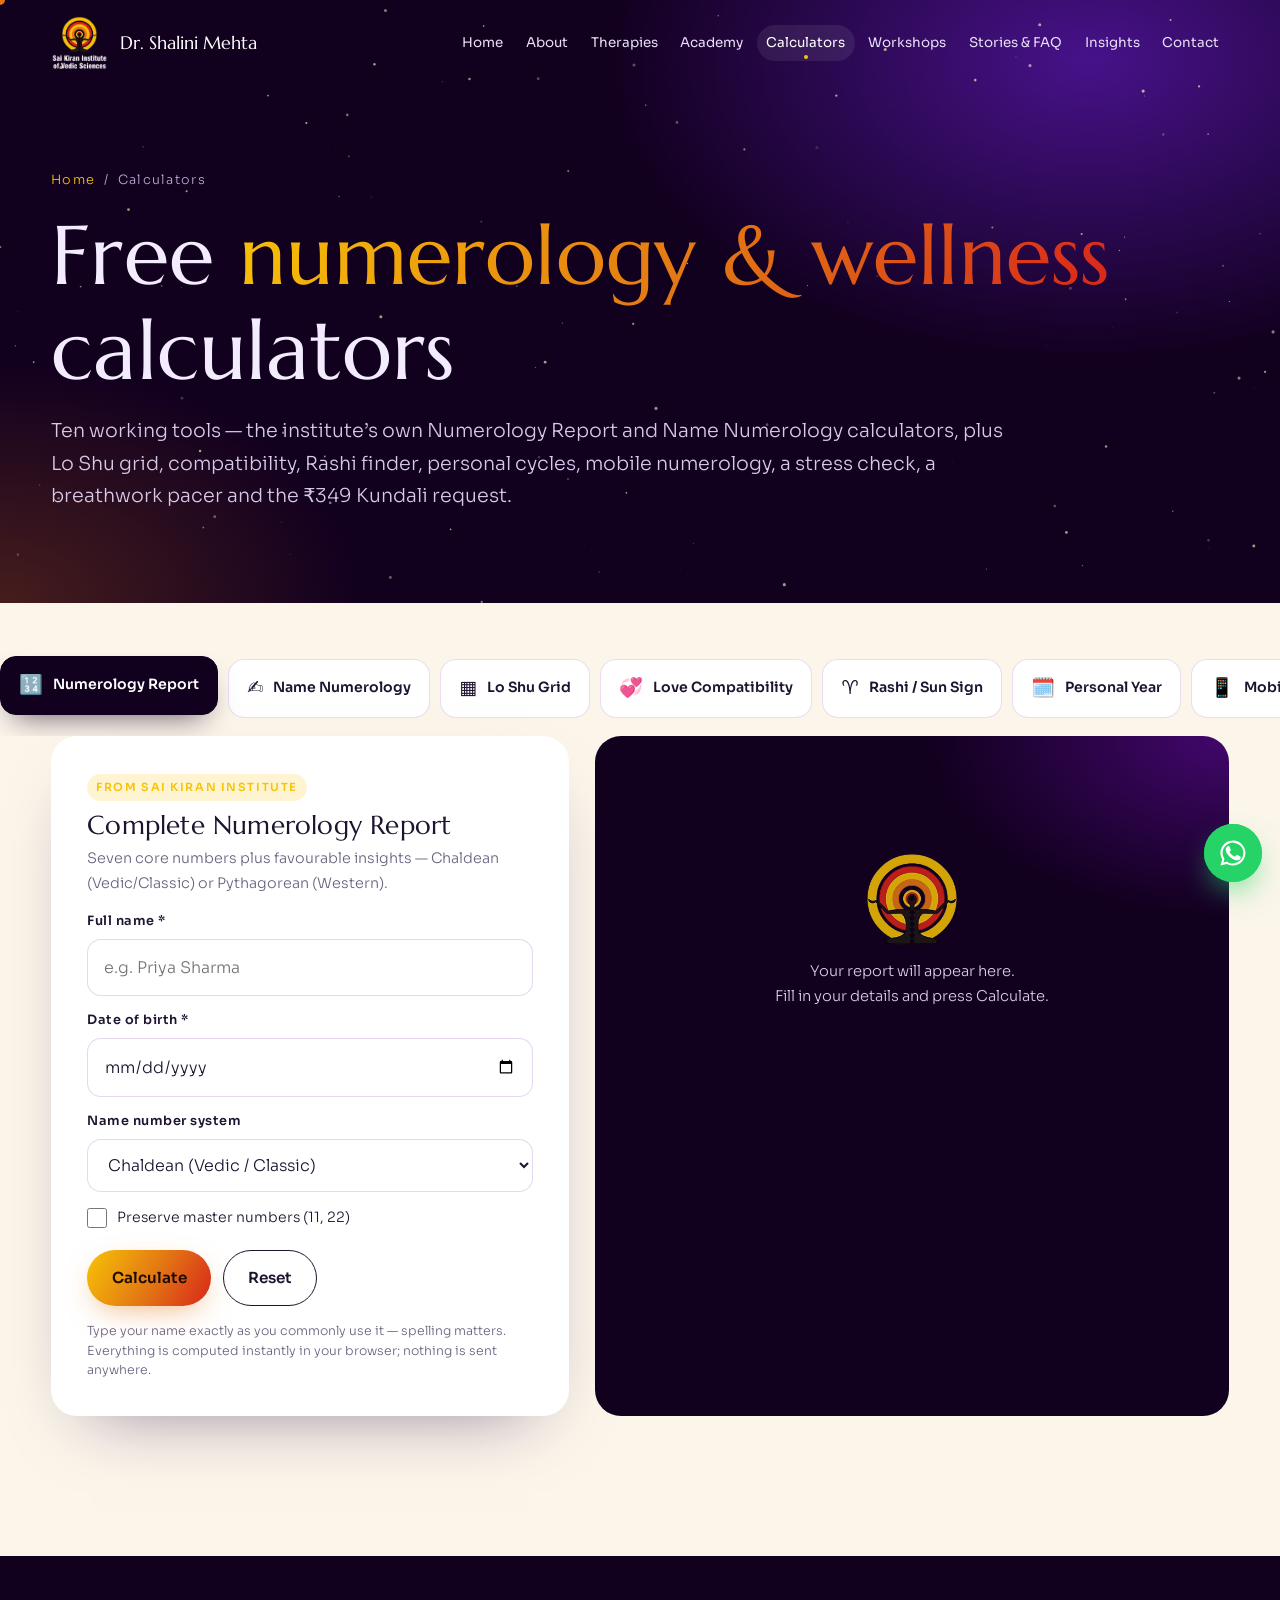
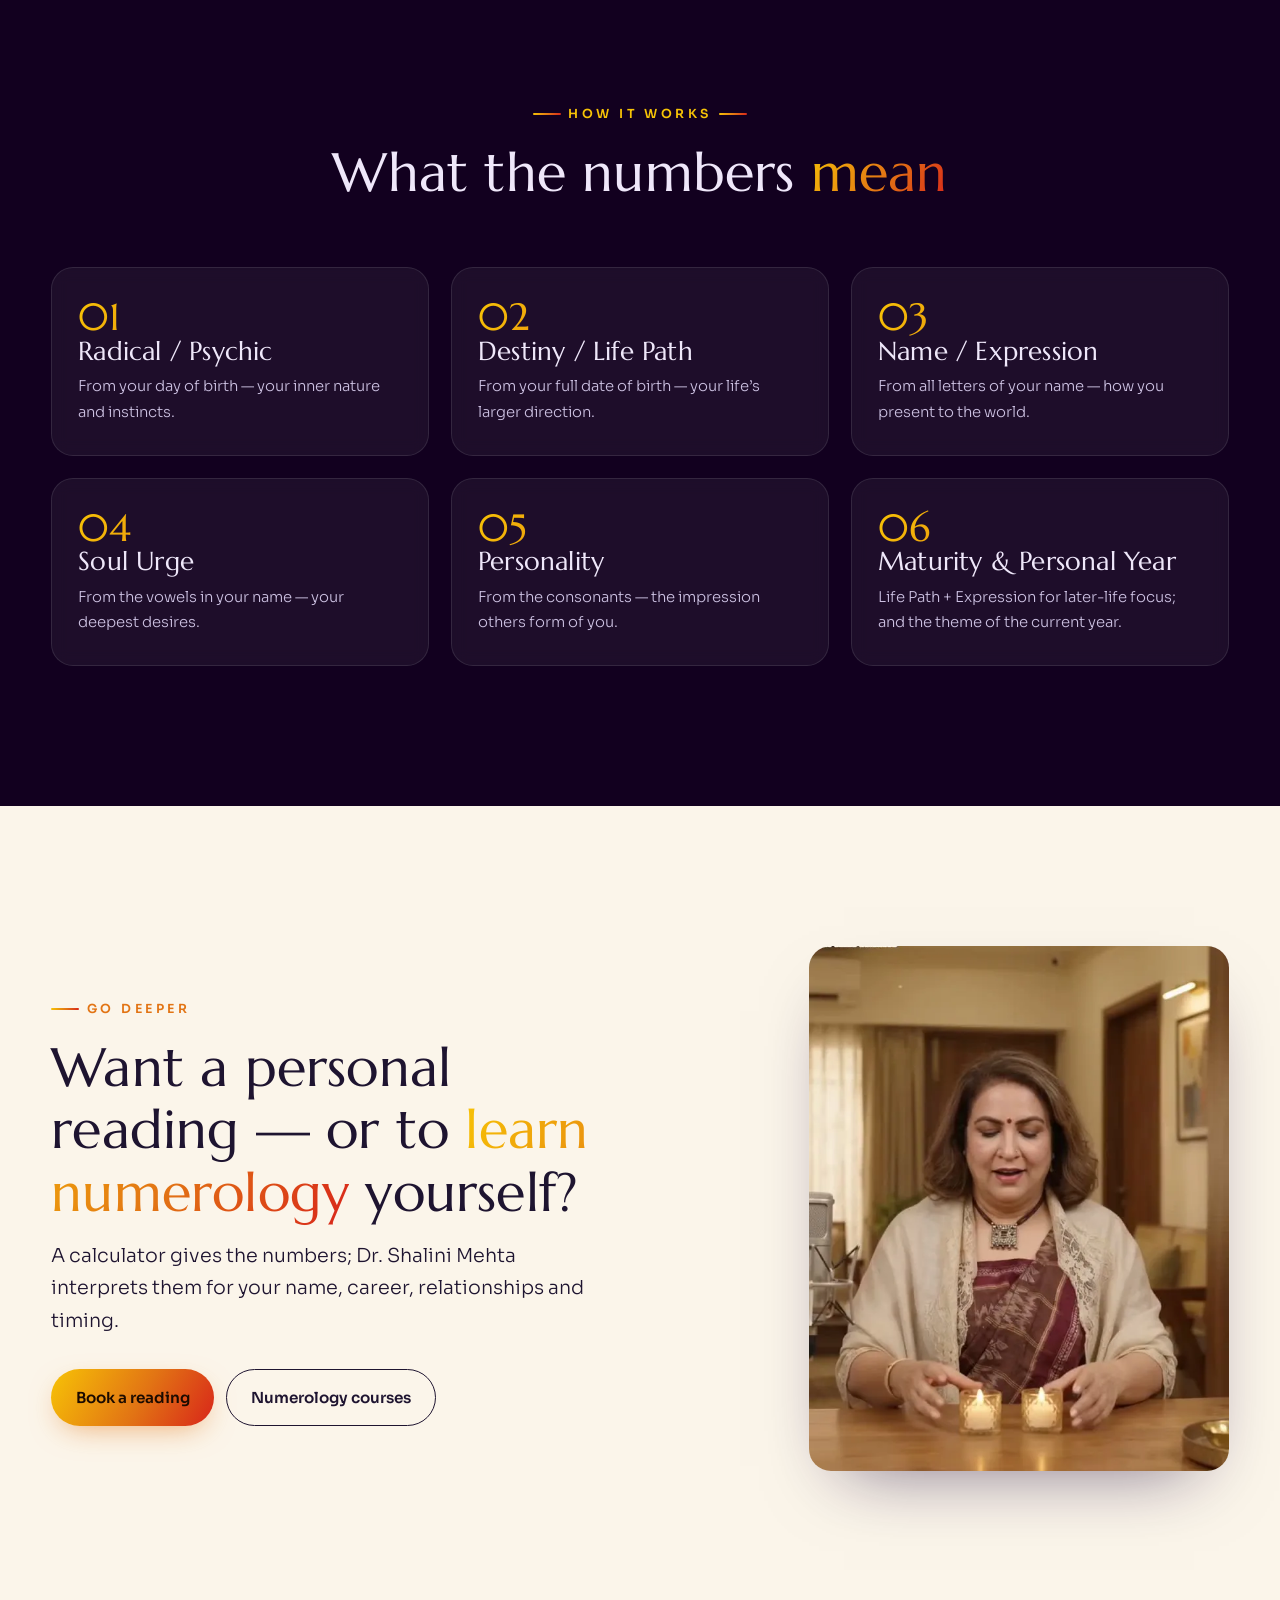
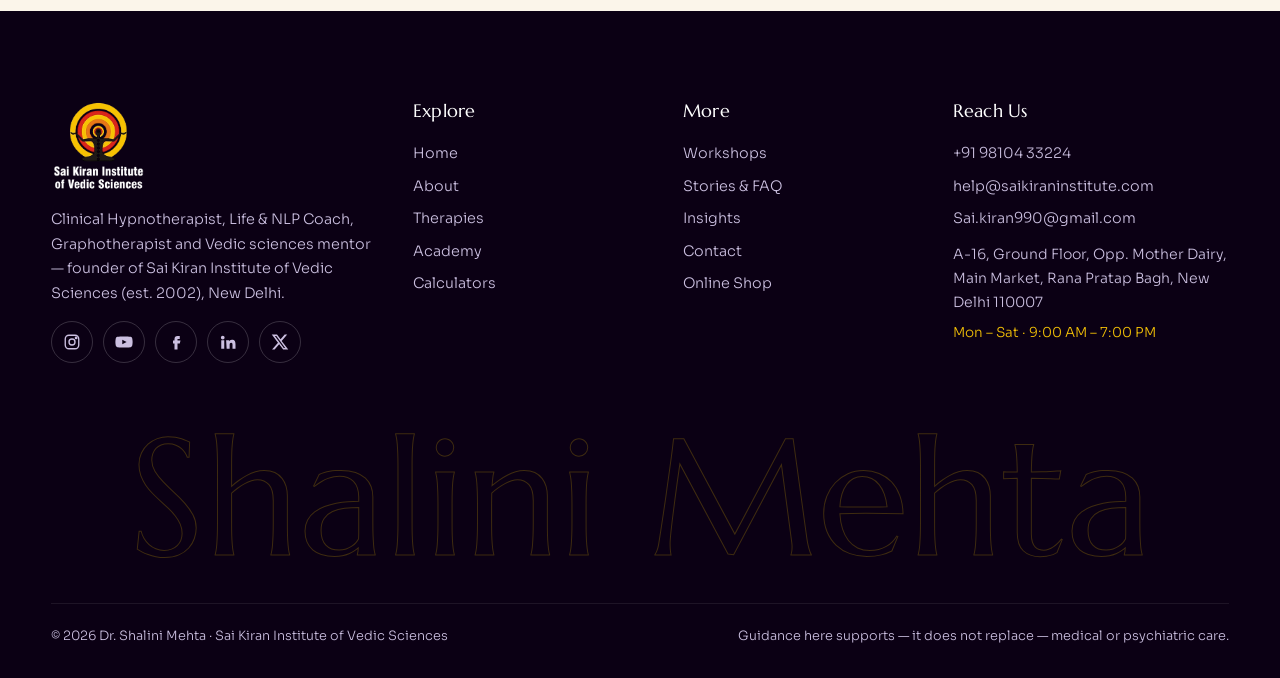
<file: calculators.html>
<!doctype html><html lang="en"><head><meta charset="utf-8"><meta name="viewport" content="width=device-width,initial-scale=1,viewport-fit=cover">
<title>Free Numerology Calculators — Numerology Report, Lo Shu, Compatibility | Dr. Shalini Mehta</title><meta name="description" content="Free working numerology report (Chaldean & Pythagorean), name numerology, Lo Shu grid, love compatibility, Rashi finder, personal year, mobile numerology, stress check, breathwork pacer and Kundali request."><meta name="theme-color" content="#12001f">
<meta property="og:title" content="Free Numerology Calculators — Numerology Report, Lo Shu, Compatibility | Dr. Shalini Mehta"><meta property="og:description" content="Free working numerology report (Chaldean & Pythagorean), name numerology, Lo Shu grid, love compatibility, Rashi finder, personal year, mobile numerology, stress check, breathwork pacer and Kundali request."><meta property="og:image" content="img/p-desk.webp">
<link rel="icon" href="img/favicon.png"><link rel="preload" href="fonts/marcellus-400.woff2" as="font" type="font/woff2" crossorigin><link rel="stylesheet" href="css/style.css"></head>
<body><div id="loader"><div class="ld"><i></i><i></i><i></i><img src="img/emblem.png" alt=""><div class="ld-t">DR. SHALINI MEHTA</div><div class="ld-bar"><b></b></div></div></div>
<div id="curtain"><span></span><span></span><span></span><span></span><span></span></div><div id="prog"></div><div id="glow"></div>
<header class="hdr"><div class="wrap"><a href="index.html" class="brand"><img src="img/logo-light.png" alt="Sai Kiran Institute logo" width="271" height="256"><span>Dr. Shalini Mehta<small>Therapy · Coaching · Vedic Sciences</small></span></a>
<nav class="nav"><a href="index.html" class="">Home</a><a href="about.html" class="">About</a><a href="therapies.html" class="">Therapies</a><a href="academy.html" class="">Academy</a><a href="calculators.html" class="on">Calculators</a><a href="workshops.html" class="">Workshops</a><a href="testimonials.html" class="">Stories & FAQ</a><a href="insights.html" class="">Insights</a><a href="contact.html" class="">Contact</a></nav><a class="btn hb" href="contact.html">Book a Session</a><button class="burger" aria-label="Menu"><i></i><i></i><i></i></button></div></header>
<div class="mnav"><a class="l" href="index.html"><em>01</em>Home</a><a class="l" href="about.html"><em>02</em>About</a><a class="l" href="therapies.html"><em>03</em>Therapies</a><a class="l" href="academy.html"><em>04</em>Academy</a><a class="l" href="calculators.html"><em>05</em>Calculators</a><a class="l" href="workshops.html"><em>06</em>Workshops</a><a class="l" href="testimonials.html"><em>07</em>Stories & FAQ</a><a class="l" href="insights.html"><em>08</em>Insights</a><a class="l" href="contact.html"><em>09</em>Contact</a><div class="mc"><a class="btn wa" href="https://wa.me/919810433224" target="_blank" rel="noopener"><svg viewBox="0 0 24 24" fill="currentColor"><path d="M17.5 14.4c-.3-.1-1.7-.8-2-.9-.3-.1-.5-.1-.7.1-.2.3-.8.9-.9 1.1-.2.2-.3.2-.6.1-.3-.1-1.2-.5-2.3-1.4-.9-.8-1.4-1.7-1.6-2-.2-.3 0-.5.1-.6l.4-.5c.1-.2.2-.3.3-.5.1-.2 0-.4 0-.5l-.9-2.2c-.2-.6-.5-.5-.7-.5h-.6c-.2 0-.5.1-.8.4-.3.3-1 1-1 2.5s1.1 2.9 1.2 3.1c.1.2 2.1 3.2 5.1 4.5.7.3 1.3.5 1.7.6.7.2 1.4.2 1.9.1.6-.1 1.7-.7 1.9-1.4.2-.7.2-1.3.2-1.4-.1-.1-.3-.2-.6-.3zM12 2a10 10 0 0 0-8.6 15.1L2 22l5-1.3A10 10 0 1 0 12 2zm0 18.3c-1.5 0-3-.4-4.3-1.2l-.3-.2-3 .8.8-2.9-.2-.3A8.3 8.3 0 1 1 12 20.3z"/></svg> WhatsApp</a><a class="btn ghost" style="color:#fff" href="tel:+919810433224"><svg viewBox="0 0 24 24" fill="none" stroke="currentColor" stroke-width="1.6" stroke-linejoin="round"><path d="M5 3h4l2 5-2.5 1.5a11 11 0 0 0 6 6L16 13l5 2v4a2 2 0 0 1-2 2A16 16 0 0 1 3 5a2 2 0 0 1 2-2"/></svg> Call</a></div></div><main><section class="phero"><canvas id="stars"></canvas><svg class="wheel" viewBox="0 0 400 400" aria-hidden="true"><defs><linearGradient id="wg" x1="0" x2="1"><stop offset="0" stop-color="#f7c306"/><stop offset="1" stop-color="#e27414"/></linearGradient></defs><g fill="none" stroke="url(#wg)" stroke-width=".8" opacity=".9"><circle cx="200" cy="200" r="196"/><circle cx="200" cy="200" r="160"/><circle cx="200" cy="200" r="120" stroke-dasharray="2 6"/><circle cx="200" cy="200" r="60"/><line x1="360.0" y1="200.0" x2="396.0" y2="200.0"/><line x1="338.6" y1="280.0" x2="369.7" y2="298.0"/><line x1="280.0" y1="338.6" x2="298.0" y2="369.7"/><line x1="200.0" y1="360.0" x2="200.0" y2="396.0"/><line x1="120.0" y1="338.6" x2="102.0" y2="369.7"/><line x1="61.4" y1="280.0" x2="30.3" y2="298.0"/><line x1="40.0" y1="200.0" x2="4.0" y2="200.0"/><line x1="61.4" y1="120.0" x2="30.3" y2="102.0"/><line x1="120.0" y1="61.4" x2="102.0" y2="30.3"/><line x1="200.0" y1="40.0" x2="200.0" y2="4.0"/><line x1="280.0" y1="61.4" x2="298.0" y2="30.3"/><line x1="338.6" y1="120.0" x2="369.7" y2="102.0"/></g><g fill="#f7c306" font-size="18" text-anchor="middle" dominant-baseline="middle" opacity=".85"><text x="246.1" y="28.1">♈&#xFE0E;</text><text x="325.9" y="74.1">♉&#xFE0E;</text><text x="371.9" y="153.9">♊&#xFE0E;</text><text x="371.9" y="246.1">♋&#xFE0E;</text><text x="325.9" y="325.9">♌&#xFE0E;</text><text x="246.1" y="371.9">♍&#xFE0E;</text><text x="153.9" y="371.9">♎&#xFE0E;</text><text x="74.1" y="325.9">♏&#xFE0E;</text><text x="28.1" y="246.1">♐&#xFE0E;</text><text x="28.1" y="153.9">♑&#xFE0E;</text><text x="74.1" y="74.1">♒&#xFE0E;</text><text x="153.9" y="28.1">♓&#xFE0E;</text></g></svg><div class="wrap"><div class="crumb"><a href="index.html">Home</a> &nbsp;/&nbsp; Calculators</div><h1>Free <span class="gt">numerology & wellness</span> calculators</h1><p class="lead" data-r data-d=".4">Ten working tools — the institute’s own Numerology Report and Name Numerology calculators, plus Lo Shu grid, compatibility, Rashi finder, personal cycles, mobile numerology, a stress check, a breathwork pacer and the ₹349 Kundali request.</p></div></section>
<section class="sec" style="padding-top:50px"><div class="wrap"><div class="ctabs" role="tablist"><button data-t="numerology" role="tab"><span>🔢</span>Numerology Report</button><button data-t="name" role="tab"><span>✍️</span>Name Numerology</button><button data-t="loshu" role="tab"><span>▦</span>Lo Shu Grid</button><button data-t="love" role="tab"><span>💞</span>Love Compatibility</button><button data-t="zodiac" role="tab"><span>♈</span>Rashi / Sun Sign</button><button data-t="cycle" role="tab"><span>🗓️</span>Personal Year</button><button data-t="mobile" role="tab"><span>📱</span>Mobile Numerology</button><button data-t="stress" role="tab"><span>🧠</span>Stress Check</button><button data-t="breath" role="tab"><span>🌬️</span>Breathwork Pacer</button><button data-t="kundali" role="tab"><span>🪐</span>Kundali @ ₹349</button></div>
<div class="cpanel" id="p-numerology"><div class="calc"><div class="cbox2"><span class="tag">From Sai Kiran Institute</span><h3>Complete Numerology Report</h3><p class="muted" style="font-size:.9rem">Seven core numbers plus favourable insights — Chaldean (Vedic/Classic) or Pythagorean (Western).</p>
<div class="form mt1"><div class="field"><label for="ncName">Full name *</label><input id="ncName" placeholder="e.g. Priya Sharma" autocomplete="name"></div><div class="field"><label for="ncDob">Date of birth *</label><input type="date" id="ncDob" min="1900-01-01" max="2030-12-31"></div>
<div class="field"><label for="ncSystem">Name number system</label><select id="ncSystem"><option value="chaldean">Chaldean (Vedic / Classic)</option><option value="pythagorean">Pythagorean (Western)</option></select></div>
<label class="check"><input type="checkbox" id="ncMaster"> Preserve master numbers (11, 22)</label><div class="err" id="ncError"></div>
<div class="btns" style="margin-top:6px"><button class="btn" id="ncGo">Calculate</button><button class="btn ghost" id="ncReset" type="button">Reset</button></div></div>
<p class="note">Type your name exactly as you commonly use it — spelling matters. Everything is computed instantly in your browser; nothing is sent anywhere.</p></div>
<div class="rbox" id="ncOut"><div class="ph"><img src="img/emblem.png" alt=""><p>Your report will appear here.<br>Fill in your details and press Calculate.</p></div></div></div></div>

<div class="cpanel" id="p-name"><div class="calc"><div class="cbox2"><span class="tag">Chaldean · Vedic</span><h3>Name Numerology Calculator</h3><p class="muted" style="font-size:.9rem">Your three core numbers: Name Number (Chaldean letter chart), Destiny Number (full date of birth) and Psychic Number (day of birth).</p>
<div class="form mt1"><div class="field"><label for="nnName">Your name *</label><input id="nnName" placeholder="Enter your name"></div><div class="field"><label for="nnDob">Date of birth *</label><input type="date" id="nnDob" min="1900-01-01" max="2030-12-31"></div><div class="err" id="nnErr"></div><button class="btn" id="nnGo">Check</button></div>
<div class="divider" style="margin:22px 0"></div><h4 style="font-family:var(--hf);font-weight:400;font-size:1.1rem">Chaldean letter chart</h4><div class="pills" style="margin-top:10px"><span style="background:#f3e8ff;color:#3d007a">1: A I J Q Y</span><span style="background:#f3e8ff;color:#3d007a">2: B K R</span><span style="background:#f3e8ff;color:#3d007a">3: C G L S</span><span style="background:#f3e8ff;color:#3d007a">4: D M T</span><span style="background:#f3e8ff;color:#3d007a">5: E H N X</span><span style="background:#f3e8ff;color:#3d007a">6: U V W</span><span style="background:#f3e8ff;color:#3d007a">7: O Z</span><span style="background:#f3e8ff;color:#3d007a">8: F P</span></div><p class="note">In the Chaldean system no letter carries 9 — it is considered sacred.</p></div>
<div class="rbox" id="nnOut"><div class="ph"><img src="img/emblem.png" alt=""><p>Enter your name and birth date to reveal your Name, Destiny and Psychic numbers.</p></div></div></div></div>

<div class="cpanel" id="p-loshu"><div class="calc"><div class="cbox2"><span class="tag">Lo Shu Numerology</span><h3>Lo Shu Grid Calculator</h3><p class="muted" style="font-size:.9rem">Places the digits of your birth date in the 3×3 Lo Shu magic square (4-9-2 / 3-5-7 / 8-1-6), adds your Driver (Mulank) and Conductor (Bhagyank), and optionally your Kua number.</p>
<div class="form mt1"><div class="field"><label for="lsDob">Date of birth *</label><input type="date" id="lsDob" min="1900-01-01" max="2030-12-31"></div><div class="field"><label for="lsGender">Gender (for Kua number)</label><select id="lsGender"><option value="">Skip Kua number</option><option value="female">Female</option><option value="male">Male</option></select></div><div class="err" id="lsErr"></div><button class="btn" id="lsGo">Draw my grid</button></div>
<p class="note">Zeros are not placed. Kua uses the solar year starting 4 February (births on 1 Jan – 3 Feb use the previous year); a Kua of 5 becomes 2 for males and 8 for females.</p></div>
<div class="rbox" id="lsOut"><div class="ph"><img src="img/emblem.png" alt=""><p>Your Lo Shu grid will appear here.</p></div></div></div></div>

<div class="cpanel" id="p-love"><div class="calc"><div class="cbox2"><span class="tag">Numerology compatibility</span><h3>Love & Partnership Compatibility</h3><p class="muted" style="font-size:.9rem">Compares Radical, Destiny and Name numbers of two people using the favourable-number table from the institute’s numerology calculator.</p>
<div class="form mt1"><div class="row"><div class="field"><label for="lvA">Your name *</label><input id="lvA" placeholder="Your name"></div><div class="field"><label for="lvAd">Your date of birth *</label><input type="date" id="lvAd" min="1900-01-01" max="2030-12-31"></div></div>
<div class="row"><div class="field"><label for="lvB">Partner’s name *</label><input id="lvB" placeholder="Partner’s name"></div><div class="field"><label for="lvBd">Partner’s date of birth *</label><input type="date" id="lvBd" min="1900-01-01" max="2030-12-31"></div></div><div class="err" id="lvErr"></div><button class="btn" id="lvGo">Check compatibility</button></div>
<p class="note">A light-hearted numerology view, not a substitute for full Kundali matching. For marriage decisions, book a detailed consultation.</p></div>
<div class="rbox" id="lvOut"><div class="ph"><img src="img/emblem.png" alt=""><p>Enter both names and birth dates to see your harmony score.</p></div></div></div></div>

<div class="cpanel" id="p-zodiac"><div class="calc"><div class="cbox2"><span class="tag">Astrology</span><h3>Rashi & Sun Sign Finder</h3><p class="muted" style="font-size:.9rem">Your Western (tropical) sun sign and your Vedic (sidereal) sun sign, with element and ruling planet.</p>
<div class="form mt1"><div class="field"><label for="zdDob">Date of birth *</label><input type="date" id="zdDob" min="1900-01-01" max="2030-12-31"></div><div class="err" id="zdErr"></div><button class="btn" id="zdGo">Find my signs</button></div>
<p class="note">Vedic sun-sign dates follow the Sankranti (solar ingress) and can shift by a day in some years. Your Moon sign (Rashi) and Lagna need your exact time and place of birth — get them in the Kundali service.</p></div>
<div class="rbox" id="zdOut"><div class="ph"><img src="img/emblem.png" alt=""><p>Your signs will appear here.</p></div></div></div></div>

<div class="cpanel" id="p-cycle"><div class="calc"><div class="cbox2"><span class="tag">Numerology timing</span><h3>Personal Year, Month & Day</h3><p class="muted" style="font-size:.9rem">The theme of your current cycle: Personal Year = day + month of birth + current year; Personal Month = Year + month; Personal Day = Month + day.</p>
<div class="form mt1"><div class="field"><label for="pcDob">Date of birth *</label><input type="date" id="pcDob" min="1900-01-01" max="2030-12-31"></div><div class="field"><label for="pcDate">Date to check</label><input type="date" id="pcDate"></div><div class="err" id="pcErr"></div><button class="btn" id="pcGo">Show my cycle</button></div></div>
<div class="rbox" id="pcOut"><div class="ph"><img src="img/emblem.png" alt=""><p>Your personal cycle will appear here.</p></div></div></div></div>

<div class="cpanel" id="p-mobile"><div class="calc"><div class="cbox2"><span class="tag">Numerology</span><h3>Mobile Number Numerology</h3><p class="muted" style="font-size:.9rem">Adds the digits of your 10-digit mobile number and checks it against the favourable numbers for your Radical and Destiny.</p>
<div class="form mt1"><div class="field"><label for="mbNum">Mobile number *</label><input id="mbNum" type="tel" inputmode="numeric" placeholder="98XXXXXXXX"></div><div class="field"><label for="mbDob">Date of birth (optional, for the match)</label><input type="date" id="mbDob" min="1900-01-01" max="2030-12-31"></div><div class="err" id="mbErr"></div><button class="btn" id="mbGo">Analyse number</button></div></div>
<div class="rbox" id="mbOut"><div class="ph"><img src="img/emblem.png" alt=""><p>Your mobile number analysis will appear here.</p></div></div></div></div>

<div class="cpanel" id="p-stress"><div class="calc"><div class="cbox2"><span class="tag">Wellness self-check</span><h3>Perceived Stress Check (PSS-10)</h3><p class="muted" style="font-size:.9rem">The widely used Perceived Stress Scale by Cohen et al. In the <b>last month</b>, how often have you…</p>
<div class="pss mt1"><div class="q"><p>1. …been upset because of something that happened unexpectedly?</p><div class="opts"><label><input type="radio" name="pss0" value="0"><span>Never</span></label><label><input type="radio" name="pss0" value="1"><span>Almost never</span></label><label><input type="radio" name="pss0" value="2"><span>Sometimes</span></label><label><input type="radio" name="pss0" value="3"><span>Fairly often</span></label><label><input type="radio" name="pss0" value="4"><span>Very often</span></label></div></div><div class="q"><p>2. …felt that you were unable to control the important things in your life?</p><div class="opts"><label><input type="radio" name="pss1" value="0"><span>Never</span></label><label><input type="radio" name="pss1" value="1"><span>Almost never</span></label><label><input type="radio" name="pss1" value="2"><span>Sometimes</span></label><label><input type="radio" name="pss1" value="3"><span>Fairly often</span></label><label><input type="radio" name="pss1" value="4"><span>Very often</span></label></div></div><div class="q"><p>3. …felt nervous and “stressed”?</p><div class="opts"><label><input type="radio" name="pss2" value="0"><span>Never</span></label><label><input type="radio" name="pss2" value="1"><span>Almost never</span></label><label><input type="radio" name="pss2" value="2"><span>Sometimes</span></label><label><input type="radio" name="pss2" value="3"><span>Fairly often</span></label><label><input type="radio" name="pss2" value="4"><span>Very often</span></label></div></div><div class="q"><p>4. …felt confident about your ability to handle your personal problems?</p><div class="opts"><label><input type="radio" name="pss3" value="0"><span>Never</span></label><label><input type="radio" name="pss3" value="1"><span>Almost never</span></label><label><input type="radio" name="pss3" value="2"><span>Sometimes</span></label><label><input type="radio" name="pss3" value="3"><span>Fairly often</span></label><label><input type="radio" name="pss3" value="4"><span>Very often</span></label></div></div><div class="q"><p>5. …felt that things were going your way?</p><div class="opts"><label><input type="radio" name="pss4" value="0"><span>Never</span></label><label><input type="radio" name="pss4" value="1"><span>Almost never</span></label><label><input type="radio" name="pss4" value="2"><span>Sometimes</span></label><label><input type="radio" name="pss4" value="3"><span>Fairly often</span></label><label><input type="radio" name="pss4" value="4"><span>Very often</span></label></div></div><div class="q"><p>6. …found that you could not cope with all the things that you had to do?</p><div class="opts"><label><input type="radio" name="pss5" value="0"><span>Never</span></label><label><input type="radio" name="pss5" value="1"><span>Almost never</span></label><label><input type="radio" name="pss5" value="2"><span>Sometimes</span></label><label><input type="radio" name="pss5" value="3"><span>Fairly often</span></label><label><input type="radio" name="pss5" value="4"><span>Very often</span></label></div></div><div class="q"><p>7. …been able to control irritations in your life?</p><div class="opts"><label><input type="radio" name="pss6" value="0"><span>Never</span></label><label><input type="radio" name="pss6" value="1"><span>Almost never</span></label><label><input type="radio" name="pss6" value="2"><span>Sometimes</span></label><label><input type="radio" name="pss6" value="3"><span>Fairly often</span></label><label><input type="radio" name="pss6" value="4"><span>Very often</span></label></div></div><div class="q"><p>8. …felt that you were on top of things?</p><div class="opts"><label><input type="radio" name="pss7" value="0"><span>Never</span></label><label><input type="radio" name="pss7" value="1"><span>Almost never</span></label><label><input type="radio" name="pss7" value="2"><span>Sometimes</span></label><label><input type="radio" name="pss7" value="3"><span>Fairly often</span></label><label><input type="radio" name="pss7" value="4"><span>Very often</span></label></div></div><div class="q"><p>9. …been angered because of things that happened that were outside of your control?</p><div class="opts"><label><input type="radio" name="pss8" value="0"><span>Never</span></label><label><input type="radio" name="pss8" value="1"><span>Almost never</span></label><label><input type="radio" name="pss8" value="2"><span>Sometimes</span></label><label><input type="radio" name="pss8" value="3"><span>Fairly often</span></label><label><input type="radio" name="pss8" value="4"><span>Very often</span></label></div></div><div class="q"><p>10. …felt difficulties were piling up so high that you could not overcome them?</p><div class="opts"><label><input type="radio" name="pss9" value="0"><span>Never</span></label><label><input type="radio" name="pss9" value="1"><span>Almost never</span></label><label><input type="radio" name="pss9" value="2"><span>Sometimes</span></label><label><input type="radio" name="pss9" value="3"><span>Fairly often</span></label><label><input type="radio" name="pss9" value="4"><span>Very often</span></label></div></div></div>
<div class="err" id="psErr" style="margin-top:12px"></div><div class="btns"><button class="btn" id="psGo">See my score</button></div><p class="note">A self-reflection tool, not a diagnosis. If you feel overwhelmed or unsafe, please reach out to a doctor or a helpline right away.</p></div>
<div class="rbox" id="psOut"><div class="ph"><img src="img/emblem.png" alt=""><p>Answer all 10 questions to see your stress score.</p></div></div></div></div>

<div class="cpanel" id="p-breath"><div class="calc"><div class="cbox2"><span class="tag">From “The Breathwork Blueprint”</span><h3>Breathwork Pacer</h3><p class="muted" style="font-size:.9rem">Follow the circle: breathe in as it grows, hold, and breathe out as it shrinks.</p>
<div class="form mt1"><div class="field"><label for="brPat">Pattern</label><select id="brPat"><option value="4,4,4,4">Box breathing 4-4-4-4 (focus)</option><option value="4,7,8,0">4-7-8 (sleep & calm)</option><option value="5.5,0,5.5,0">Coherent 5.5-5.5 (balance)</option><option value="4,0,6,0">Calm 4-6 (stress relief)</option></select></div>
<div class="field"><label for="brMin">Duration</label><select id="brMin"><option value="1">1 minute</option><option value="3" selected>3 minutes</option><option value="5">5 minutes</option><option value="10">10 minutes</option></select></div>
<div class="btns" style="margin-top:4px"><button class="btn" id="brGo">Start</button><button class="btn ghost" id="brStop" type="button">Stop</button></div></div>
<p class="note">Breathe gently through the nose. Stop if you feel dizzy.</p></div>
<div class="rbox"><div class="breath"><div class="bcirc" id="brC"><b id="brT">Ready</b></div><div class="btimer" id="brClock">03:00</div><p id="brInfo">Cycles: 0</p></div></div></div></div>

<div class="cpanel" id="p-kundali"><div class="calc"><div class="cbox2"><span class="tag">Limited offer · ₹349 <s style="opacity:.6">₹1,499</s></span><h3>Online Vedic Kundali + Free Consultation</h3><p class="muted" style="font-size:.9rem">Fill in your birth details accurately — they go straight to Dr. Shalini Mehta’s team on WhatsApp.</p>
<form class="form mt1" data-wa="*Kundali request (₹349 offer)*"><div class="field"><label>Full name *</label><input name="name" data-label="Name" required></div>
<div class="row"><div class="field"><label>Gender *</label><select name="gender" data-label="Gender" required><option value="">Select</option><option>Female</option><option>Male</option><option>Other</option></select></div><div class="field"><label>WhatsApp number *</label><input name="phone" type="tel" data-label="WhatsApp" required></div></div>
<div class="row"><div class="field"><label>Date of birth *</label><input name="dob" type="date" data-label="DOB" required></div><div class="field"><label>Time of birth *</label><input name="tob" type="time" data-label="Time of birth" required></div></div>
<div class="field"><label>Place of birth (City, State) *</label><input name="pob" data-label="Place of birth" placeholder="e.g. New Delhi, Delhi" required></div>
<div class="field"><label>Email (for the PDF copy)</label><input name="email" type="email" data-label="Email"></div>
<div class="field"><label>Primary focus / question</label><textarea name="q" rows="2" data-label="Question"></textarea></div><div class="err"></div>
<button class="btn wa" type="submit"><svg viewBox="0 0 24 24" fill="currentColor"><path d="M17.5 14.4c-.3-.1-1.7-.8-2-.9-.3-.1-.5-.1-.7.1-.2.3-.8.9-.9 1.1-.2.2-.3.2-.6.1-.3-.1-1.2-.5-2.3-1.4-.9-.8-1.4-1.7-1.6-2-.2-.3 0-.5.1-.6l.4-.5c.1-.2.2-.3.3-.5.1-.2 0-.4 0-.5l-.9-2.2c-.2-.6-.5-.5-.7-.5h-.6c-.2 0-.5.1-.8.4-.3.3-1 1-1 2.5s1.1 2.9 1.2 3.1c.1.2 2.1 3.2 5.1 4.5.7.3 1.3.5 1.7.6.7.2 1.4.2 1.9.1.6-.1 1.7-.7 1.9-1.4.2-.7.2-1.3.2-1.4-.1-.1-.3-.2-.6-.3zM12 2a10 10 0 0 0-8.6 15.1L2 22l5-1.3A10 10 0 1 0 12 2zm0 18.3c-1.5 0-3-.4-4.3-1.2l-.3-.2-3 .8.8-2.9-.2-.3A8.3 8.3 0 1 1 12 20.3z"/></svg> Send details & claim offer</button></form></div>
<div class="rbox"><h4 style="margin-top:0">Included in your ₹349 reading</h4><ul class="ticks" style="color:#e9def8"><li>Core Rashi (D1) & Navamsha (D9) charts</li><li>Vimshottari Dasha timeline analysis</li><li>Dosha checks — Manglik, Sade Sati, Kaal Sarp</li><li>Yogas, planetary degrees & practical remedies</li><li>FREE live 1-on-1 consultation call</li></ul>
<div class="steps" style="grid-template-columns:1fr;margin-top:20px;gap:10px"><div class="step" style="background:rgba(255,255,255,.06);color:#fff;padding:16px"><h3 style="font-size:1rem">Share birth details</h3><p style="color:#cbbfe0">Exact time helps determine your true Lagna.</p></div><div class="step" style="background:rgba(255,255,255,.06);color:#fff;padding:16px"><h3 style="font-size:1rem">Free consultation call</h3><p style="color:#cbbfe0">Pick a slot on Calendly.</p></div><div class="step" style="background:rgba(255,255,255,.06);color:#fff;padding:16px"><h3 style="font-size:1rem">Receive your report</h3><p style="color:#cbbfe0">PDF on WhatsApp & email.</p></div></div>
<a class="btn mt2" href="https://calendly.com/dr-shalinimehta" target="_blank" rel="noopener"><svg viewBox="0 0 24 24" fill="none" stroke="currentColor" stroke-width="1.6" stroke-linejoin="round"><rect x="3" y="5" width="18" height="16" rx="2"/><path d="M3 10h18M8 3v4M16 3v4"/></svg> Pick a consultation slot</a></div></div></div>
</div></section>
<section class="sec dark"><div class="wrap"><div class="head center"><div class="eyebrow">How it works</div><h2>What the numbers <span class="gt">mean</span></h2></div>
<div class="g3" data-stagger><div class="card"><div class="num" style="font-size:2.4rem">01</div><h3>Radical / Psychic</h3><p>From your day of birth — your inner nature and instincts.</p></div><div class="card"><div class="num" style="font-size:2.4rem">02</div><h3>Destiny / Life Path</h3><p>From your full date of birth — your life’s larger direction.</p></div><div class="card"><div class="num" style="font-size:2.4rem">03</div><h3>Name / Expression</h3><p>From all letters of your name — how you present to the world.</p></div><div class="card"><div class="num" style="font-size:2.4rem">04</div><h3>Soul Urge</h3><p>From the vowels in your name — your deepest desires.</p></div><div class="card"><div class="num" style="font-size:2.4rem">05</div><h3>Personality</h3><p>From the consonants — the impression others form of you.</p></div><div class="card"><div class="num" style="font-size:2.4rem">06</div><h3>Maturity & Personal Year</h3><p>Life Path + Expression for later-life focus; and the theme of the current year.</p></div></div></div></section>
<section class="sec"><div class="wrap g2"><div data-r="l"><div class="eyebrow">Go deeper</div><h2>Want a personal reading — or to <span class="gt">learn numerology</span> yourself?</h2><p class="lead">A calculator gives the numbers; Dr. Shalini Mehta interprets them for your name, career, relationships and timing.</p><div class="btns"><a class="btn" href="https://wa.me/919810433224?text=Namaste%2C%20I%20would%20like%20a%20personalised%20numerology%20reading." target="_blank" rel="noopener">Book a reading</a><a class="btn ghost" href="academy.html#courses">Numerology courses</a></div></div>
<div data-r="r"><div class="imgf" style="aspect-ratio:4/5;max-width:420px;margin-left:auto"><img src="img/h23.webp" alt="Numerology by Dr. Shalini Mehta" loading="lazy"></div></div></div></section></main><footer class="ftr"><div class="wrap"><div class="g">
<div><img src="img/logo-light.png" alt="Sai Kiran Institute logo" style="height:90px;width:auto"><p class="mt1" style="font-size:.9rem">Clinical Hypnotherapist, Life &amp; NLP Coach, Graphotherapist and Vedic sciences mentor — founder of Sai Kiran Institute of Vedic Sciences (est. 2002), New Delhi.</p>
<div class="soc"><a href="https://www.instagram.com/drshalinimehta/" target="_blank" rel="noopener" aria-label="Instagram"><svg viewBox="0 0 24 24" fill="none" stroke="currentColor" stroke-width="1.8"><rect x="3" y="3" width="18" height="18" rx="5"/><circle cx="12" cy="12" r="4"/><circle cx="17.5" cy="6.5" r="1" fill="currentColor"/></svg></a><a href="https://www.youtube.com/@shalinimehta100" target="_blank" rel="noopener" aria-label="YouTube"><svg viewBox="0 0 24 24" fill="currentColor"><path d="M23 7.2a3 3 0 0 0-2.1-2.1C19 4.6 12 4.6 12 4.6s-7 0-8.9.5A3 3 0 0 0 1 7.2 31 31 0 0 0 .5 12a31 31 0 0 0 .5 4.8 3 3 0 0 0 2.1 2.1c1.9.5 8.9.5 8.9.5s7 0 8.9-.5a3 3 0 0 0 2.1-2.1 31 31 0 0 0 .5-4.8 31 31 0 0 0-.5-4.8zM9.7 15.1V8.9l5.8 3.1z"/></svg></a><a href="https://www.facebook.com/shalinimehtatherapy" target="_blank" rel="noopener" aria-label="Facebook"><svg viewBox="0 0 24 24" fill="currentColor"><path d="M14 8h3V4h-3a4 4 0 0 0-4 4v2H8v4h2v8h4v-8h3l1-4h-4V8z"/></svg></a><a href="https://www.linkedin.com/in/mindtransformationcoachdrshalinimehta" target="_blank" rel="noopener" aria-label="LinkedIn"><svg viewBox="0 0 24 24" fill="currentColor"><path d="M4.98 3.5a2.5 2.5 0 1 1 0 5 2.5 2.5 0 0 1 0-5zM3 9.5h4V21H3zM9.5 9.5h3.8v1.6h.1c.5-1 1.8-2 3.8-2 4 0 4.8 2.6 4.8 6V21h-4v-5.2c0-1.2 0-2.9-1.8-2.9s-2 1.4-2 2.8V21h-4z"/></svg></a><a href="https://x.com/DrShaliniMehta" target="_blank" rel="noopener" aria-label="X"><svg viewBox="0 0 24 24" fill="currentColor"><path d="M18.2 2h3.4l-7.4 8.5L23 22h-6.8l-5.3-7-6.1 7H1.4l7.9-9L1 2h7l4.8 6.4zm-1.2 18h1.9L7.1 4H5.1z"/></svg></a></div></div>
<div><h4>Explore</h4><a href="index.html">Home</a><a href="about.html">About</a><a href="therapies.html">Therapies</a><a href="academy.html">Academy</a><a href="calculators.html">Calculators</a></div>
<div><h4>More</h4><a href="workshops.html">Workshops</a><a href="testimonials.html">Stories & FAQ</a><a href="insights.html">Insights</a><a href="contact.html">Contact</a><a href="https://searchy.in/shop/saikiran-institute" target="_blank" rel="noopener">Online Shop</a></div>
<div><h4>Reach Us</h4><a href="tel:+919810433224">+91 98104 33224</a><a href="mailto:help@saikiraninstitute.com">help@saikiraninstitute.com</a><a href="mailto:Sai.kiran990@gmail.com">Sai.kiran990@gmail.com</a><p style="font-size:.88rem;margin-top:8px">A-16, Ground Floor, Opp. Mother Dairy, Main Market, Rana Pratap Bagh, New Delhi 110007</p><p style="font-size:.85rem;margin-top:6px;color:var(--gold)">Mon – Sat · 9:00 AM – 7:00 PM</p></div>
</div><div class="big">Shalini Mehta</div>
<div class="bot"><span>© 2026 Dr. Shalini Mehta · Sai Kiran Institute of Vedic Sciences</span><span>Guidance here supports — it does not replace — medical or psychiatric care.</span></div></div></footer>
<a class="fwa" href="https://wa.me/919810433224?text=Namaste%20Dr.%20Shalini%2C%20I%20would%20like%20to%20know%20more." target="_blank" rel="noopener" aria-label="WhatsApp"><svg viewBox="0 0 24 24" fill="currentColor"><path d="M17.5 14.4c-.3-.1-1.7-.8-2-.9-.3-.1-.5-.1-.7.1-.2.3-.8.9-.9 1.1-.2.2-.3.2-.6.1-.3-.1-1.2-.5-2.3-1.4-.9-.8-1.4-1.7-1.6-2-.2-.3 0-.5.1-.6l.4-.5c.1-.2.2-.3.3-.5.1-.2 0-.4 0-.5l-.9-2.2c-.2-.6-.5-.5-.7-.5h-.6c-.2 0-.5.1-.8.4-.3.3-1 1-1 2.5s1.1 2.9 1.2 3.1c.1.2 2.1 3.2 5.1 4.5.7.3 1.3.5 1.7.6.7.2 1.4.2 1.9.1.6-.1 1.7-.7 1.9-1.4.2-.7.2-1.3.2-1.4-.1-.1-.3-.2-.6-.3zM12 2a10 10 0 0 0-8.6 15.1L2 22l5-1.3A10 10 0 1 0 12 2zm0 18.3c-1.5 0-3-.4-4.3-1.2l-.3-.2-3 .8.8-2.9-.2-.3A8.3 8.3 0 1 1 12 20.3z"/></svg></a><button class="totop" aria-label="Back to top">↑</button>
<div id="lb"><button aria-label="Close">×</button><img alt=""></div><script src="js/main.js"></script><script src="js/calc-core.js"></script><script src="js/calculators.js"></script></body></html>
</file>
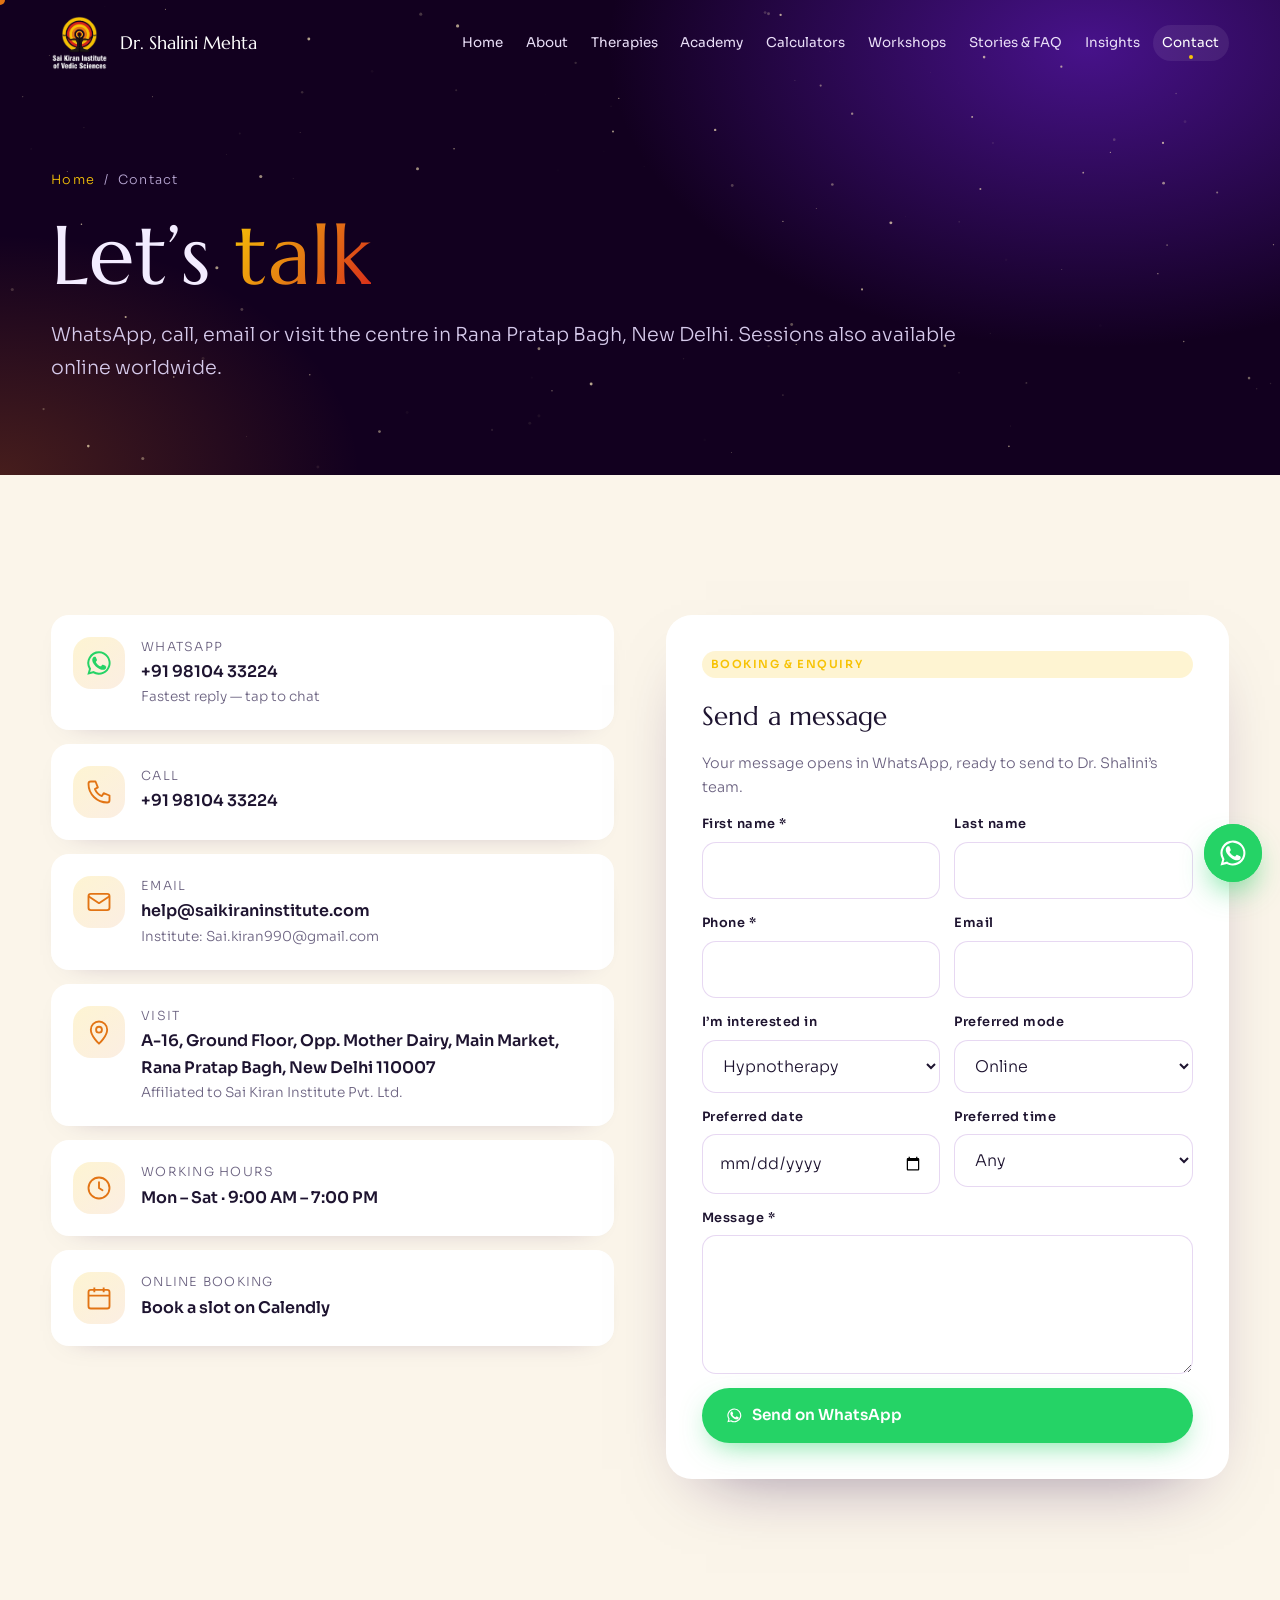
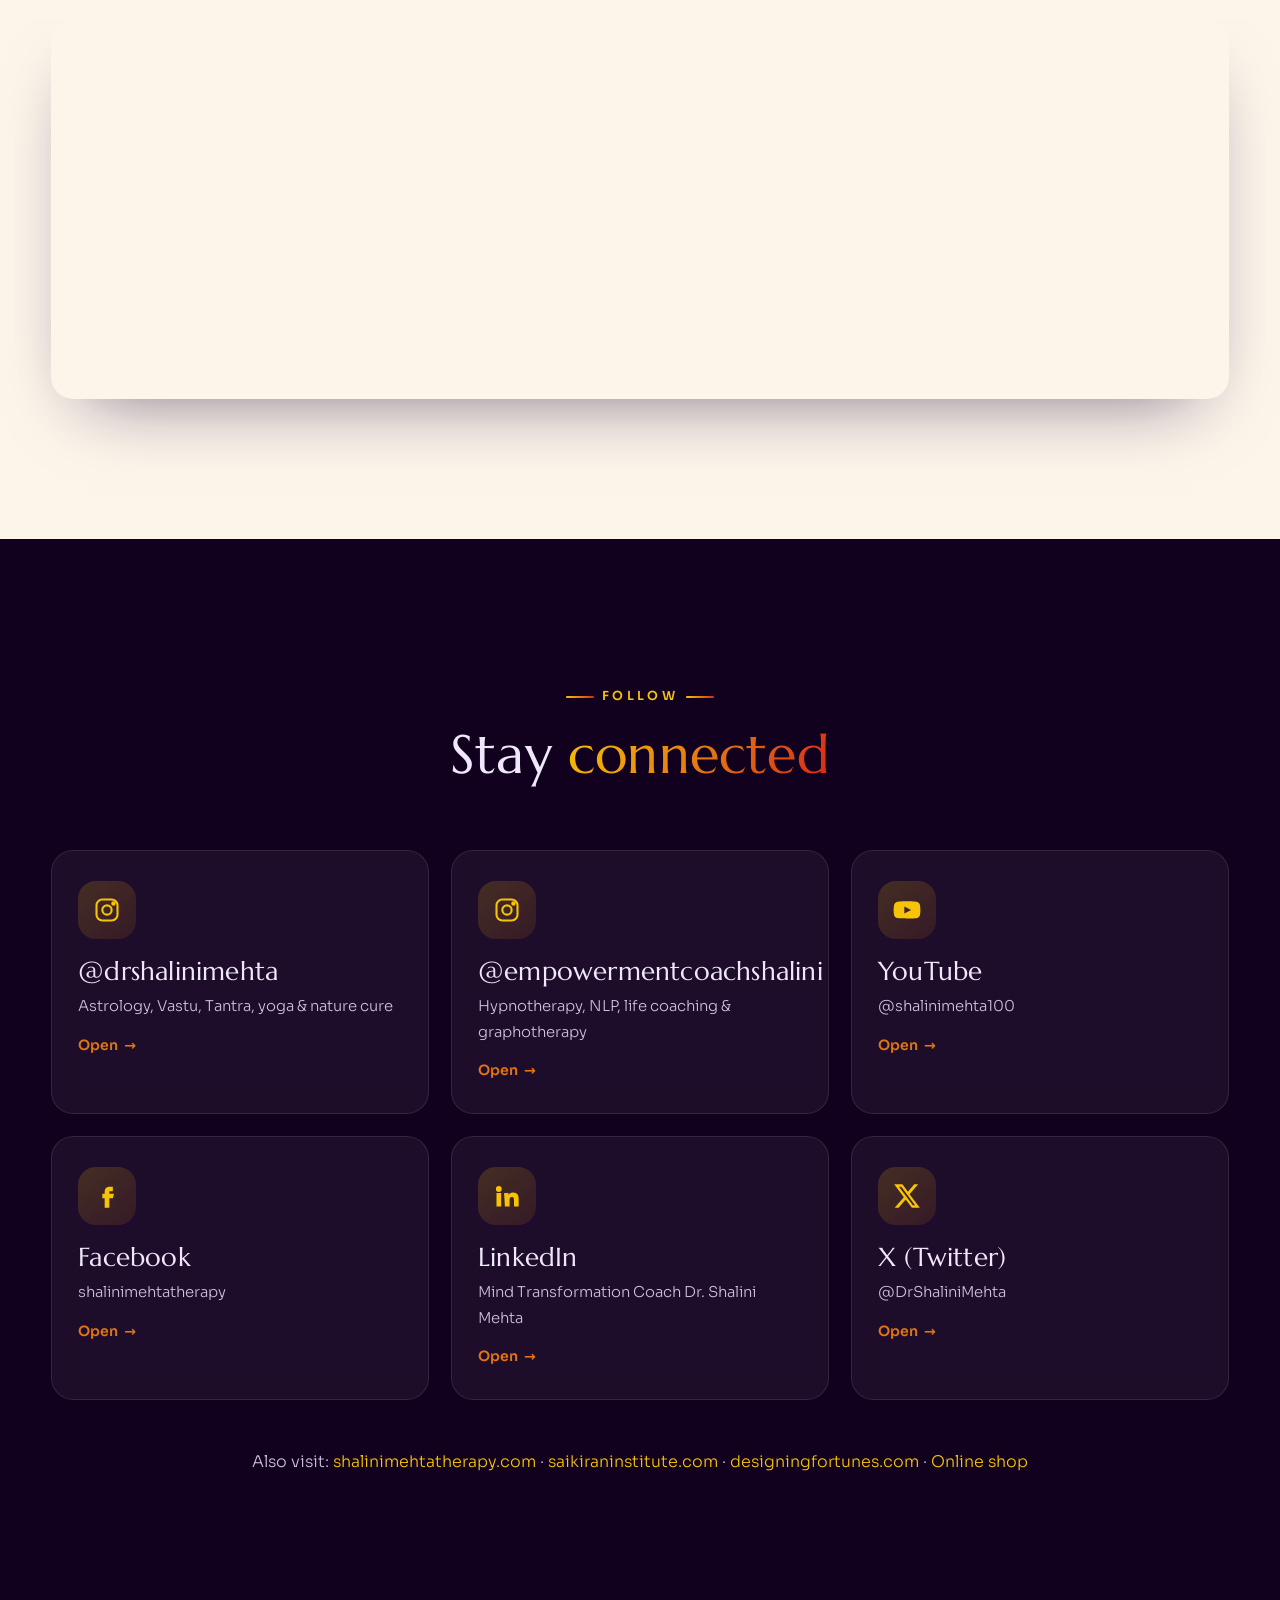
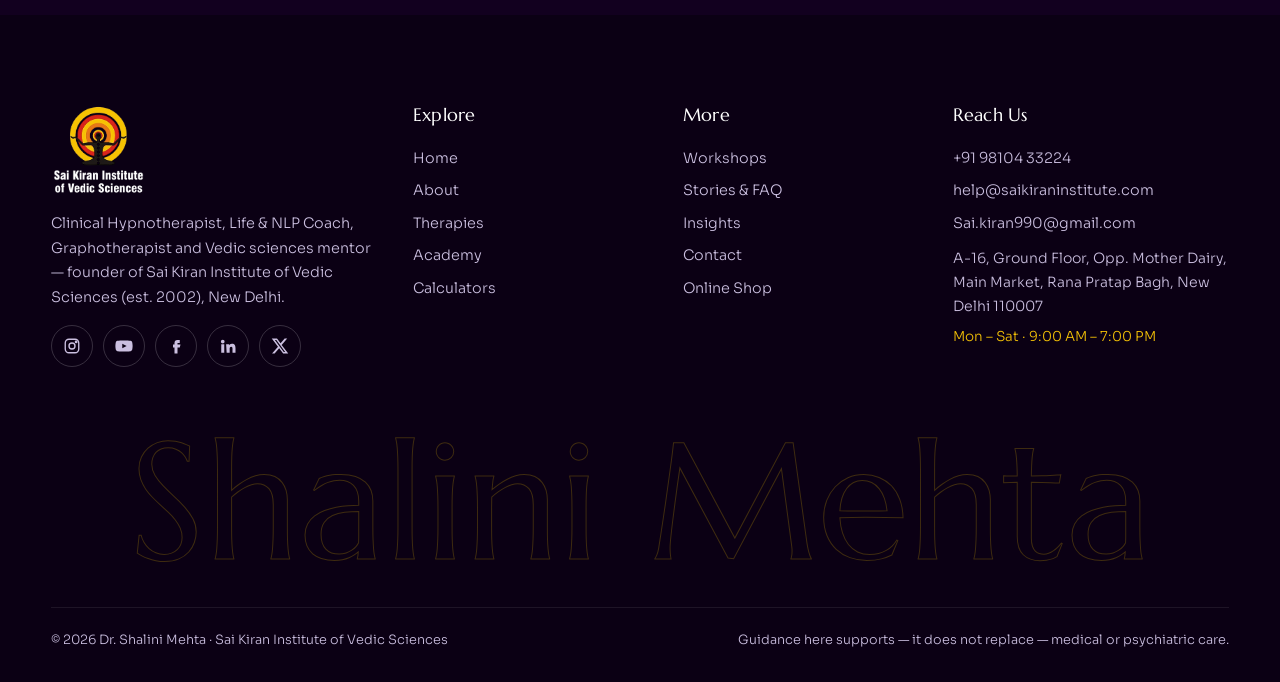
<file: contact.html>
<!doctype html><html lang="en"><head><meta charset="utf-8"><meta name="viewport" content="width=device-width,initial-scale=1,viewport-fit=cover">
<title>Contact Dr. Shalini Mehta — WhatsApp, Call, Visit | New Delhi</title><meta name="description" content="Book a consultation with Dr. Shalini Mehta: WhatsApp/call +91 98104 33224, email, Calendly booking and the Rana Pratap Bagh, New Delhi centre."><meta name="theme-color" content="#12001f">
<meta property="og:title" content="Contact Dr. Shalini Mehta — WhatsApp, Call, Visit | New Delhi"><meta property="og:description" content="Book a consultation with Dr. Shalini Mehta: WhatsApp/call +91 98104 33224, email, Calendly booking and the Rana Pratap Bagh, New Delhi centre."><meta property="og:image" content="img/p-desk.webp">
<link rel="icon" href="img/favicon.png"><link rel="preload" href="fonts/marcellus-400.woff2" as="font" type="font/woff2" crossorigin><link rel="stylesheet" href="css/style.css"></head>
<body><div id="loader"><div class="ld"><i></i><i></i><i></i><img src="img/emblem.png" alt=""><div class="ld-t">DR. SHALINI MEHTA</div><div class="ld-bar"><b></b></div></div></div>
<div id="curtain"><span></span><span></span><span></span><span></span><span></span></div><div id="prog"></div><div id="glow"></div>
<header class="hdr"><div class="wrap"><a href="index.html" class="brand"><img src="img/logo-light.png" alt="Sai Kiran Institute logo" width="271" height="256"><span>Dr. Shalini Mehta<small>Therapy · Coaching · Vedic Sciences</small></span></a>
<nav class="nav"><a href="index.html" class="">Home</a><a href="about.html" class="">About</a><a href="therapies.html" class="">Therapies</a><a href="academy.html" class="">Academy</a><a href="calculators.html" class="">Calculators</a><a href="workshops.html" class="">Workshops</a><a href="testimonials.html" class="">Stories & FAQ</a><a href="insights.html" class="">Insights</a><a href="contact.html" class="on">Contact</a></nav><a class="btn hb" href="contact.html">Book a Session</a><button class="burger" aria-label="Menu"><i></i><i></i><i></i></button></div></header>
<div class="mnav"><a class="l" href="index.html"><em>01</em>Home</a><a class="l" href="about.html"><em>02</em>About</a><a class="l" href="therapies.html"><em>03</em>Therapies</a><a class="l" href="academy.html"><em>04</em>Academy</a><a class="l" href="calculators.html"><em>05</em>Calculators</a><a class="l" href="workshops.html"><em>06</em>Workshops</a><a class="l" href="testimonials.html"><em>07</em>Stories & FAQ</a><a class="l" href="insights.html"><em>08</em>Insights</a><a class="l" href="contact.html"><em>09</em>Contact</a><div class="mc"><a class="btn wa" href="https://wa.me/919810433224" target="_blank" rel="noopener"><svg viewBox="0 0 24 24" fill="currentColor"><path d="M17.5 14.4c-.3-.1-1.7-.8-2-.9-.3-.1-.5-.1-.7.1-.2.3-.8.9-.9 1.1-.2.2-.3.2-.6.1-.3-.1-1.2-.5-2.3-1.4-.9-.8-1.4-1.7-1.6-2-.2-.3 0-.5.1-.6l.4-.5c.1-.2.2-.3.3-.5.1-.2 0-.4 0-.5l-.9-2.2c-.2-.6-.5-.5-.7-.5h-.6c-.2 0-.5.1-.8.4-.3.3-1 1-1 2.5s1.1 2.9 1.2 3.1c.1.2 2.1 3.2 5.1 4.5.7.3 1.3.5 1.7.6.7.2 1.4.2 1.9.1.6-.1 1.7-.7 1.9-1.4.2-.7.2-1.3.2-1.4-.1-.1-.3-.2-.6-.3zM12 2a10 10 0 0 0-8.6 15.1L2 22l5-1.3A10 10 0 1 0 12 2zm0 18.3c-1.5 0-3-.4-4.3-1.2l-.3-.2-3 .8.8-2.9-.2-.3A8.3 8.3 0 1 1 12 20.3z"/></svg> WhatsApp</a><a class="btn ghost" style="color:#fff" href="tel:+919810433224"><svg viewBox="0 0 24 24" fill="none" stroke="currentColor" stroke-width="1.6" stroke-linejoin="round"><path d="M5 3h4l2 5-2.5 1.5a11 11 0 0 0 6 6L16 13l5 2v4a2 2 0 0 1-2 2A16 16 0 0 1 3 5a2 2 0 0 1 2-2"/></svg> Call</a></div></div><main><section class="phero"><canvas id="stars"></canvas><svg class="wheel" viewBox="0 0 400 400" aria-hidden="true"><defs><linearGradient id="wg" x1="0" x2="1"><stop offset="0" stop-color="#f7c306"/><stop offset="1" stop-color="#e27414"/></linearGradient></defs><g fill="none" stroke="url(#wg)" stroke-width=".8" opacity=".9"><circle cx="200" cy="200" r="196"/><circle cx="200" cy="200" r="160"/><circle cx="200" cy="200" r="120" stroke-dasharray="2 6"/><circle cx="200" cy="200" r="60"/><line x1="360.0" y1="200.0" x2="396.0" y2="200.0"/><line x1="338.6" y1="280.0" x2="369.7" y2="298.0"/><line x1="280.0" y1="338.6" x2="298.0" y2="369.7"/><line x1="200.0" y1="360.0" x2="200.0" y2="396.0"/><line x1="120.0" y1="338.6" x2="102.0" y2="369.7"/><line x1="61.4" y1="280.0" x2="30.3" y2="298.0"/><line x1="40.0" y1="200.0" x2="4.0" y2="200.0"/><line x1="61.4" y1="120.0" x2="30.3" y2="102.0"/><line x1="120.0" y1="61.4" x2="102.0" y2="30.3"/><line x1="200.0" y1="40.0" x2="200.0" y2="4.0"/><line x1="280.0" y1="61.4" x2="298.0" y2="30.3"/><line x1="338.6" y1="120.0" x2="369.7" y2="102.0"/></g><g fill="#f7c306" font-size="18" text-anchor="middle" dominant-baseline="middle" opacity=".85"><text x="246.1" y="28.1">♈&#xFE0E;</text><text x="325.9" y="74.1">♉&#xFE0E;</text><text x="371.9" y="153.9">♊&#xFE0E;</text><text x="371.9" y="246.1">♋&#xFE0E;</text><text x="325.9" y="325.9">♌&#xFE0E;</text><text x="246.1" y="371.9">♍&#xFE0E;</text><text x="153.9" y="371.9">♎&#xFE0E;</text><text x="74.1" y="325.9">♏&#xFE0E;</text><text x="28.1" y="246.1">♐&#xFE0E;</text><text x="28.1" y="153.9">♑&#xFE0E;</text><text x="74.1" y="74.1">♒&#xFE0E;</text><text x="153.9" y="28.1">♓&#xFE0E;</text></g></svg><div class="wrap"><div class="crumb"><a href="index.html">Home</a> &nbsp;/&nbsp; Contact</div><h1>Let’s <span class="gt">talk</span></h1><p class="lead" data-r data-d=".4">WhatsApp, call, email or visit the centre in Rana Pratap Bagh, New Delhi. Sessions also available online worldwide.</p></div></section>
<section class="sec"><div class="wrap g2" style="align-items:start">
<div data-stagger style="display:grid;gap:14px">
<a class="cbox" href="https://wa.me/919810433224?text=Namaste%20Dr.%20Shalini%2C%20I%20would%20like%20to%20book%20a%20consultation." target="_blank" rel="noopener"><div class="ic" style="color:#25d366"><svg viewBox="0 0 24 24" fill="currentColor"><path d="M17.5 14.4c-.3-.1-1.7-.8-2-.9-.3-.1-.5-.1-.7.1-.2.3-.8.9-.9 1.1-.2.2-.3.2-.6.1-.3-.1-1.2-.5-2.3-1.4-.9-.8-1.4-1.7-1.6-2-.2-.3 0-.5.1-.6l.4-.5c.1-.2.2-.3.3-.5.1-.2 0-.4 0-.5l-.9-2.2c-.2-.6-.5-.5-.7-.5h-.6c-.2 0-.5.1-.8.4-.3.3-1 1-1 2.5s1.1 2.9 1.2 3.1c.1.2 2.1 3.2 5.1 4.5.7.3 1.3.5 1.7.6.7.2 1.4.2 1.9.1.6-.1 1.7-.7 1.9-1.4.2-.7.2-1.3.2-1.4-.1-.1-.3-.2-.6-.3zM12 2a10 10 0 0 0-8.6 15.1L2 22l5-1.3A10 10 0 1 0 12 2zm0 18.3c-1.5 0-3-.4-4.3-1.2l-.3-.2-3 .8.8-2.9-.2-.3A8.3 8.3 0 1 1 12 20.3z"/></svg></div><div><small>WhatsApp</small><b>+91 98104 33224</b><p class="muted" style="font-size:.85rem">Fastest reply — tap to chat</p></div></a>
<a class="cbox" href="tel:+919810433224"><div class="ic"><svg viewBox="0 0 24 24" fill="none" stroke="currentColor" stroke-width="1.6" stroke-linejoin="round"><path d="M5 3h4l2 5-2.5 1.5a11 11 0 0 0 6 6L16 13l5 2v4a2 2 0 0 1-2 2A16 16 0 0 1 3 5a2 2 0 0 1 2-2"/></svg></div><div><small>Call</small><b>+91 98104 33224</b></div></a>
<a class="cbox" href="mailto:help@saikiraninstitute.com"><div class="ic"><svg viewBox="0 0 24 24" fill="none" stroke="currentColor" stroke-width="1.6" stroke-linejoin="round"><rect x="3" y="5" width="18" height="14" rx="2"/><path d="m3 7 9 6 9-6"/></svg></div><div><small>Email</small><b>help@saikiraninstitute.com</b><p class="muted" style="font-size:.85rem">Institute: Sai.kiran990@gmail.com</p></div></a>
<a class="cbox" href="https://maps.google.com/?q=A-16+Rana+Pratap+Bagh+New+Delhi+110007" target="_blank" rel="noopener"><div class="ic"><svg viewBox="0 0 24 24" fill="none" stroke="currentColor" stroke-width="1.6" stroke-linejoin="round"><path d="M12 22s7-6.5 7-12a7 7 0 0 0-14 0c0 5.5 7 12 7 12z"/><circle cx="12" cy="10" r="2.5"/></svg></div><div><small>Visit</small><b>A-16, Ground Floor, Opp. Mother Dairy, Main Market, Rana Pratap Bagh, New Delhi 110007</b><p class="muted" style="font-size:.85rem">Affiliated to Sai Kiran Institute Pvt. Ltd.</p></div></a>
<div class="cbox"><div class="ic"><svg viewBox="0 0 24 24" fill="none" stroke="currentColor" stroke-width="1.6" stroke-linecap="round"><circle cx="12" cy="12" r="9"/><path d="M12 7v5l3 2"/></svg></div><div><small>Working hours</small><b>Mon – Sat · 9:00 AM – 7:00 PM</b></div></div>
<a class="cbox" href="https://calendly.com/dr-shalinimehta" target="_blank" rel="noopener"><div class="ic"><svg viewBox="0 0 24 24" fill="none" stroke="currentColor" stroke-width="1.6" stroke-linejoin="round"><rect x="3" y="5" width="18" height="16" rx="2"/><path d="M3 10h18M8 3v4M16 3v4"/></svg></div><div><small>Online booking</small><b>Book a slot on Calendly</b></div></a></div>
<form class="cbox2 form" data-wa="*New enquiry — website*" data-r="r"><span class="tag">Booking & enquiry</span><h3>Send a message</h3><p class="muted" style="font-size:.9rem">Your message opens in WhatsApp, ready to send to Dr. Shalini’s team.</p>
<div class="row"><div class="field"><label>First name *</label><input name="first" data-label="Name" required></div><div class="field"><label>Last name</label><input name="last" data-label="Last name"></div></div>
<div class="row"><div class="field"><label>Phone *</label><input name="phone" type="tel" data-label="Phone" required></div><div class="field"><label>Email</label><input name="email" type="email" data-label="Email"></div></div>
<div class="row"><div class="field"><label>I’m interested in</label><select name="svc" data-label="Interested in"><option>Hypnotherapy</option><option>NLP Coaching</option><option>Life Coaching</option><option>Graphotherapy</option><option>Parenting Coaching</option><option>Past Life Regression</option><option>Nature Cure</option><option>Yoga & Meditation</option><option>Astrology Consultation</option><option>Vastu Consultation</option><option>Numerology</option><option>Kundali (₹349)</option><option>Course / Academy</option><option>Workshop</option></select></div>
<div class="field"><label>Preferred mode</label><select name="mode" data-label="Mode"><option>Online</option><option>In person (New Delhi)</option></select></div></div>
<div class="row"><div class="field"><label>Preferred date</label><input name="date" type="date" data-label="Preferred date"></div><div class="field"><label>Preferred time</label><select name="time" data-label="Preferred time"><option value="">Any</option><option>Morning (9–12)</option><option>Afternoon (12–4)</option><option>Evening (4–7)</option></select></div></div>
<div class="field"><label>Message *</label><textarea name="msg" rows="4" data-label="Message" required></textarea></div><div class="err"></div>
<button class="btn wa" type="submit"><svg viewBox="0 0 24 24" fill="currentColor"><path d="M17.5 14.4c-.3-.1-1.7-.8-2-.9-.3-.1-.5-.1-.7.1-.2.3-.8.9-.9 1.1-.2.2-.3.2-.6.1-.3-.1-1.2-.5-2.3-1.4-.9-.8-1.4-1.7-1.6-2-.2-.3 0-.5.1-.6l.4-.5c.1-.2.2-.3.3-.5.1-.2 0-.4 0-.5l-.9-2.2c-.2-.6-.5-.5-.7-.5h-.6c-.2 0-.5.1-.8.4-.3.3-1 1-1 2.5s1.1 2.9 1.2 3.1c.1.2 2.1 3.2 5.1 4.5.7.3 1.3.5 1.7.6.7.2 1.4.2 1.9.1.6-.1 1.7-.7 1.9-1.4.2-.7.2-1.3.2-1.4-.1-.1-.3-.2-.6-.3zM12 2a10 10 0 0 0-8.6 15.1L2 22l5-1.3A10 10 0 1 0 12 2zm0 18.3c-1.5 0-3-.4-4.3-1.2l-.3-.2-3 .8.8-2.9-.2-.3A8.3 8.3 0 1 1 12 20.3z"/></svg> Send on WhatsApp</button></form></div></section>
<section class="sec" style="padding-top:0"><div class="wrap"><div class="map" data-r="z"><iframe src="https://maps.google.com/maps?q=A-16%20Rana%20Pratap%20Bagh%20New%20Delhi%20110007&z=15&output=embed" loading="lazy" title="Map — Rana Pratap Bagh, New Delhi" referrerpolicy="no-referrer-when-downgrade"></iframe></div></div></section>
<section class="sec dark"><div class="wrap"><div class="head center"><div class="eyebrow">Follow</div><h2>Stay <span class="gt">connected</span></h2></div>
<div class="g3" data-stagger><a class="card" href="https://www.instagram.com/drshalinimehta/" target="_blank" rel="noopener"><div class="ic"><svg viewBox="0 0 24 24" fill="none" stroke="currentColor" stroke-width="1.8"><rect x="3" y="3" width="18" height="18" rx="5"/><circle cx="12" cy="12" r="4"/><circle cx="17.5" cy="6.5" r="1" fill="currentColor"/></svg></div><h3>@drshalinimehta</h3><p>Astrology, Vastu, Tantra, yoga & nature cure</p><span class="more">Open</span></a><a class="card" href="https://www.instagram.com/empowermentcoachshalini/" target="_blank" rel="noopener"><div class="ic"><svg viewBox="0 0 24 24" fill="none" stroke="currentColor" stroke-width="1.8"><rect x="3" y="3" width="18" height="18" rx="5"/><circle cx="12" cy="12" r="4"/><circle cx="17.5" cy="6.5" r="1" fill="currentColor"/></svg></div><h3>@empowermentcoachshalini</h3><p>Hypnotherapy, NLP, life coaching & graphotherapy</p><span class="more">Open</span></a><a class="card" href="https://www.youtube.com/@shalinimehta100" target="_blank" rel="noopener"><div class="ic"><svg viewBox="0 0 24 24" fill="currentColor"><path d="M23 7.2a3 3 0 0 0-2.1-2.1C19 4.6 12 4.6 12 4.6s-7 0-8.9.5A3 3 0 0 0 1 7.2 31 31 0 0 0 .5 12a31 31 0 0 0 .5 4.8 3 3 0 0 0 2.1 2.1c1.9.5 8.9.5 8.9.5s7 0 8.9-.5a3 3 0 0 0 2.1-2.1 31 31 0 0 0 .5-4.8 31 31 0 0 0-.5-4.8zM9.7 15.1V8.9l5.8 3.1z"/></svg></div><h3>YouTube</h3><p>@shalinimehta100</p><span class="more">Open</span></a><a class="card" href="https://www.facebook.com/shalinimehtatherapy" target="_blank" rel="noopener"><div class="ic"><svg viewBox="0 0 24 24" fill="currentColor"><path d="M14 8h3V4h-3a4 4 0 0 0-4 4v2H8v4h2v8h4v-8h3l1-4h-4V8z"/></svg></div><h3>Facebook</h3><p>shalinimehtatherapy</p><span class="more">Open</span></a><a class="card" href="https://www.linkedin.com/in/mindtransformationcoachdrshalinimehta" target="_blank" rel="noopener"><div class="ic"><svg viewBox="0 0 24 24" fill="currentColor"><path d="M4.98 3.5a2.5 2.5 0 1 1 0 5 2.5 2.5 0 0 1 0-5zM3 9.5h4V21H3zM9.5 9.5h3.8v1.6h.1c.5-1 1.8-2 3.8-2 4 0 4.8 2.6 4.8 6V21h-4v-5.2c0-1.2 0-2.9-1.8-2.9s-2 1.4-2 2.8V21h-4z"/></svg></div><h3>LinkedIn</h3><p>Mind Transformation Coach Dr. Shalini Mehta</p><span class="more">Open</span></a><a class="card" href="https://x.com/DrShaliniMehta" target="_blank" rel="noopener"><div class="ic"><svg viewBox="0 0 24 24" fill="currentColor"><path d="M18.2 2h3.4l-7.4 8.5L23 22h-6.8l-5.3-7-6.1 7H1.4l7.9-9L1 2h7l4.8 6.4zm-1.2 18h1.9L7.1 4H5.1z"/></svg></div><h3>X (Twitter)</h3><p>@DrShaliniMehta</p><span class="more">Open</span></a></div>
<div class="center mt3"><p style="margin:auto">Also visit: <a href="https://shalinimehtatherapy.com/" target="_blank" rel="noopener" style="color:var(--gold)">shalinimehtatherapy.com</a> · <a href="https://saikiraninstitute.com/" target="_blank" rel="noopener" style="color:var(--gold)">saikiraninstitute.com</a> · <a href="https://designingfortunes.com/" target="_blank" rel="noopener" style="color:var(--gold)">designingfortunes.com</a> · <a href="https://searchy.in/shop/saikiran-institute" target="_blank" rel="noopener" style="color:var(--gold)">Online shop</a></p></div></div></section></main><footer class="ftr"><div class="wrap"><div class="g">
<div><img src="img/logo-light.png" alt="Sai Kiran Institute logo" style="height:90px;width:auto"><p class="mt1" style="font-size:.9rem">Clinical Hypnotherapist, Life &amp; NLP Coach, Graphotherapist and Vedic sciences mentor — founder of Sai Kiran Institute of Vedic Sciences (est. 2002), New Delhi.</p>
<div class="soc"><a href="https://www.instagram.com/drshalinimehta/" target="_blank" rel="noopener" aria-label="Instagram"><svg viewBox="0 0 24 24" fill="none" stroke="currentColor" stroke-width="1.8"><rect x="3" y="3" width="18" height="18" rx="5"/><circle cx="12" cy="12" r="4"/><circle cx="17.5" cy="6.5" r="1" fill="currentColor"/></svg></a><a href="https://www.youtube.com/@shalinimehta100" target="_blank" rel="noopener" aria-label="YouTube"><svg viewBox="0 0 24 24" fill="currentColor"><path d="M23 7.2a3 3 0 0 0-2.1-2.1C19 4.6 12 4.6 12 4.6s-7 0-8.9.5A3 3 0 0 0 1 7.2 31 31 0 0 0 .5 12a31 31 0 0 0 .5 4.8 3 3 0 0 0 2.1 2.1c1.9.5 8.9.5 8.9.5s7 0 8.9-.5a3 3 0 0 0 2.1-2.1 31 31 0 0 0 .5-4.8 31 31 0 0 0-.5-4.8zM9.7 15.1V8.9l5.8 3.1z"/></svg></a><a href="https://www.facebook.com/shalinimehtatherapy" target="_blank" rel="noopener" aria-label="Facebook"><svg viewBox="0 0 24 24" fill="currentColor"><path d="M14 8h3V4h-3a4 4 0 0 0-4 4v2H8v4h2v8h4v-8h3l1-4h-4V8z"/></svg></a><a href="https://www.linkedin.com/in/mindtransformationcoachdrshalinimehta" target="_blank" rel="noopener" aria-label="LinkedIn"><svg viewBox="0 0 24 24" fill="currentColor"><path d="M4.98 3.5a2.5 2.5 0 1 1 0 5 2.5 2.5 0 0 1 0-5zM3 9.5h4V21H3zM9.5 9.5h3.8v1.6h.1c.5-1 1.8-2 3.8-2 4 0 4.8 2.6 4.8 6V21h-4v-5.2c0-1.2 0-2.9-1.8-2.9s-2 1.4-2 2.8V21h-4z"/></svg></a><a href="https://x.com/DrShaliniMehta" target="_blank" rel="noopener" aria-label="X"><svg viewBox="0 0 24 24" fill="currentColor"><path d="M18.2 2h3.4l-7.4 8.5L23 22h-6.8l-5.3-7-6.1 7H1.4l7.9-9L1 2h7l4.8 6.4zm-1.2 18h1.9L7.1 4H5.1z"/></svg></a></div></div>
<div><h4>Explore</h4><a href="index.html">Home</a><a href="about.html">About</a><a href="therapies.html">Therapies</a><a href="academy.html">Academy</a><a href="calculators.html">Calculators</a></div>
<div><h4>More</h4><a href="workshops.html">Workshops</a><a href="testimonials.html">Stories & FAQ</a><a href="insights.html">Insights</a><a href="contact.html">Contact</a><a href="https://searchy.in/shop/saikiran-institute" target="_blank" rel="noopener">Online Shop</a></div>
<div><h4>Reach Us</h4><a href="tel:+919810433224">+91 98104 33224</a><a href="mailto:help@saikiraninstitute.com">help@saikiraninstitute.com</a><a href="mailto:Sai.kiran990@gmail.com">Sai.kiran990@gmail.com</a><p style="font-size:.88rem;margin-top:8px">A-16, Ground Floor, Opp. Mother Dairy, Main Market, Rana Pratap Bagh, New Delhi 110007</p><p style="font-size:.85rem;margin-top:6px;color:var(--gold)">Mon – Sat · 9:00 AM – 7:00 PM</p></div>
</div><div class="big">Shalini Mehta</div>
<div class="bot"><span>© 2026 Dr. Shalini Mehta · Sai Kiran Institute of Vedic Sciences</span><span>Guidance here supports — it does not replace — medical or psychiatric care.</span></div></div></footer>
<a class="fwa" href="https://wa.me/919810433224?text=Namaste%20Dr.%20Shalini%2C%20I%20would%20like%20to%20know%20more." target="_blank" rel="noopener" aria-label="WhatsApp"><svg viewBox="0 0 24 24" fill="currentColor"><path d="M17.5 14.4c-.3-.1-1.7-.8-2-.9-.3-.1-.5-.1-.7.1-.2.3-.8.9-.9 1.1-.2.2-.3.2-.6.1-.3-.1-1.2-.5-2.3-1.4-.9-.8-1.4-1.7-1.6-2-.2-.3 0-.5.1-.6l.4-.5c.1-.2.2-.3.3-.5.1-.2 0-.4 0-.5l-.9-2.2c-.2-.6-.5-.5-.7-.5h-.6c-.2 0-.5.1-.8.4-.3.3-1 1-1 2.5s1.1 2.9 1.2 3.1c.1.2 2.1 3.2 5.1 4.5.7.3 1.3.5 1.7.6.7.2 1.4.2 1.9.1.6-.1 1.7-.7 1.9-1.4.2-.7.2-1.3.2-1.4-.1-.1-.3-.2-.6-.3zM12 2a10 10 0 0 0-8.6 15.1L2 22l5-1.3A10 10 0 1 0 12 2zm0 18.3c-1.5 0-3-.4-4.3-1.2l-.3-.2-3 .8.8-2.9-.2-.3A8.3 8.3 0 1 1 12 20.3z"/></svg></a><button class="totop" aria-label="Back to top">↑</button>
<div id="lb"><button aria-label="Close">×</button><img alt=""></div><script src="js/main.js"></script></body></html>
</file>
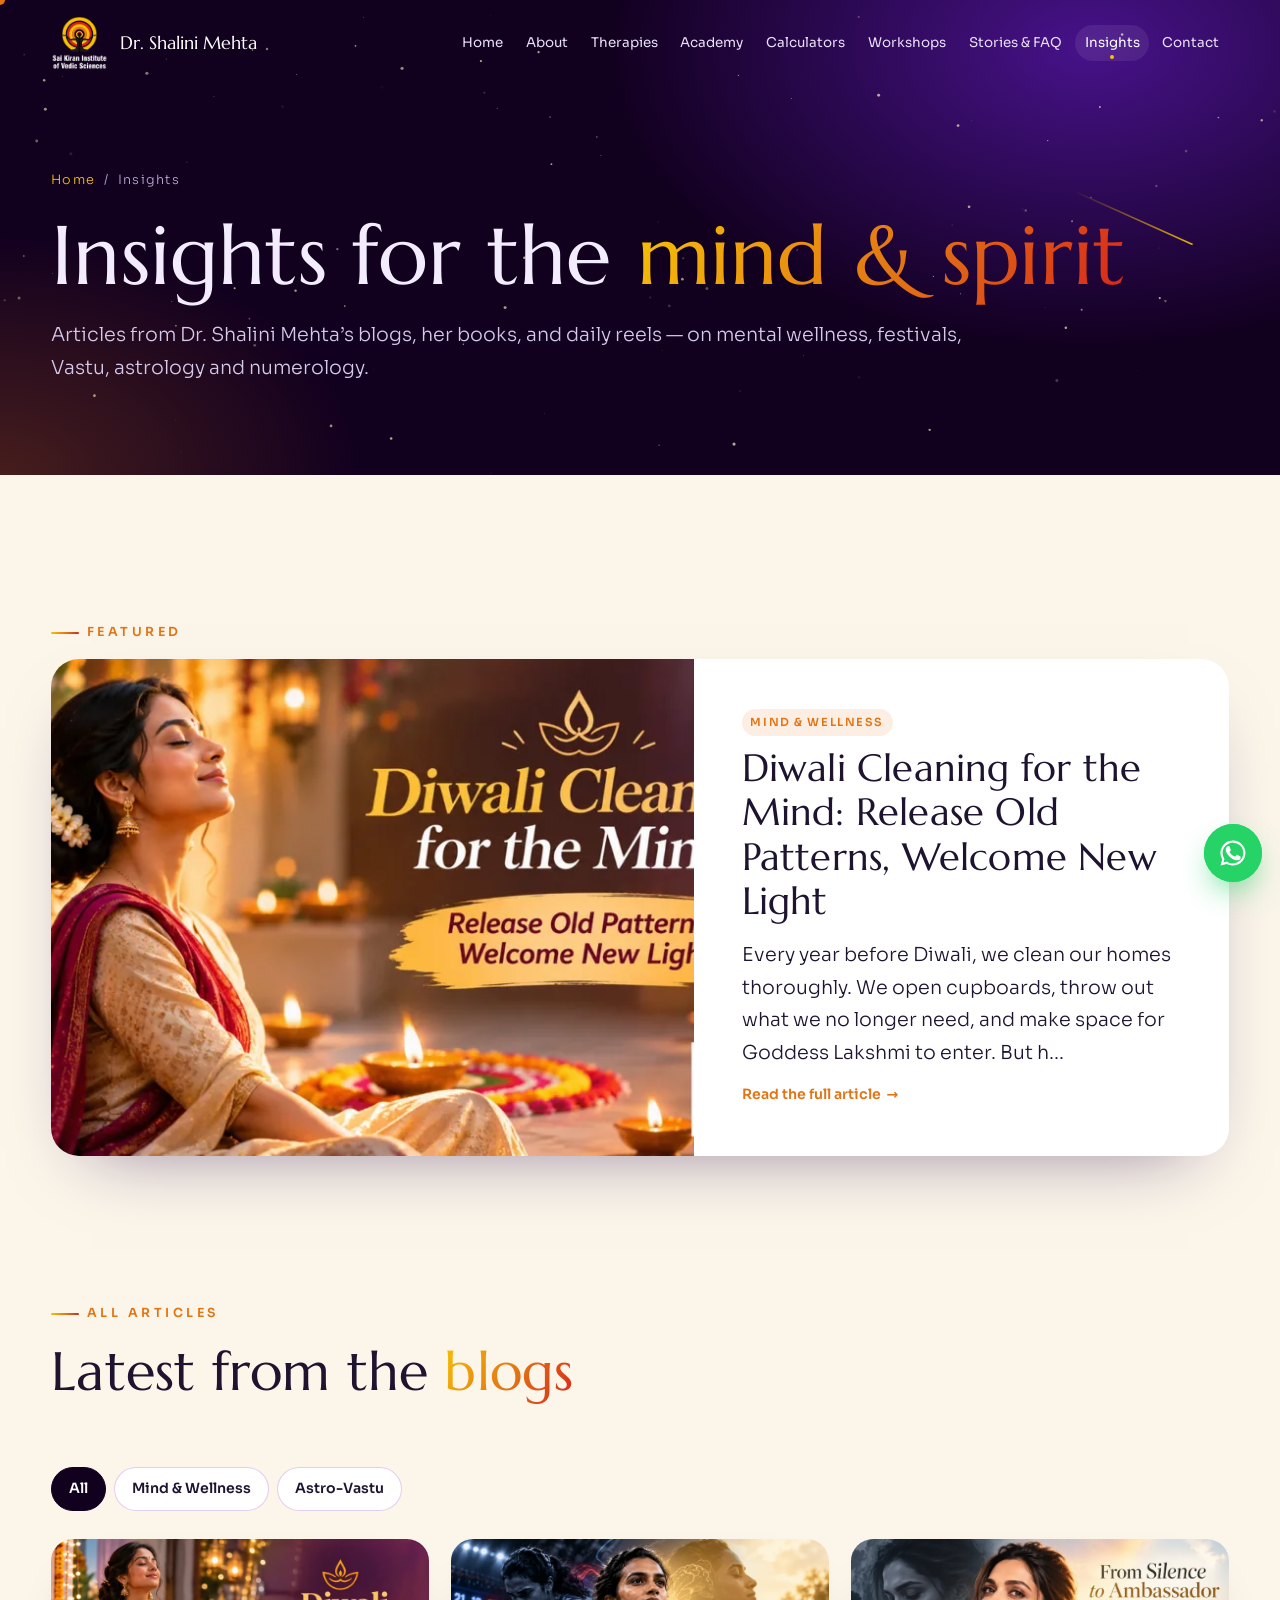
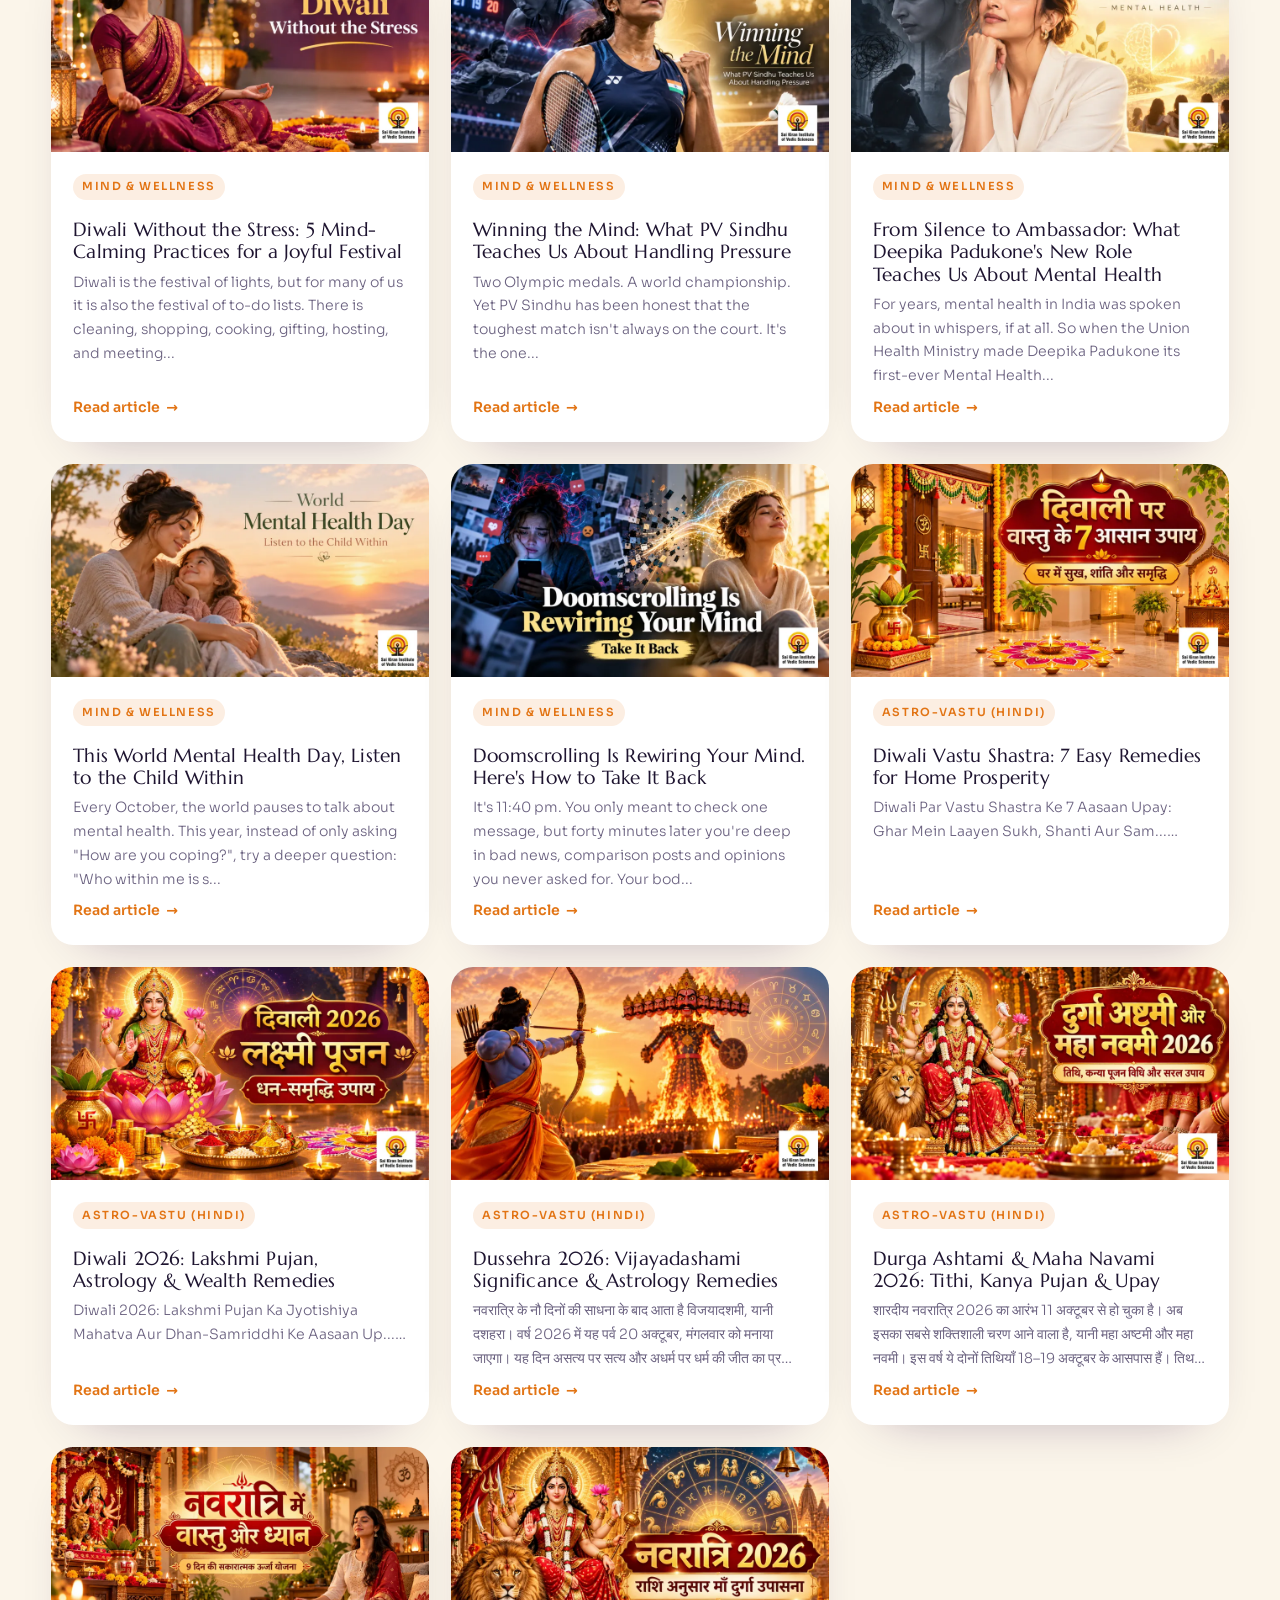
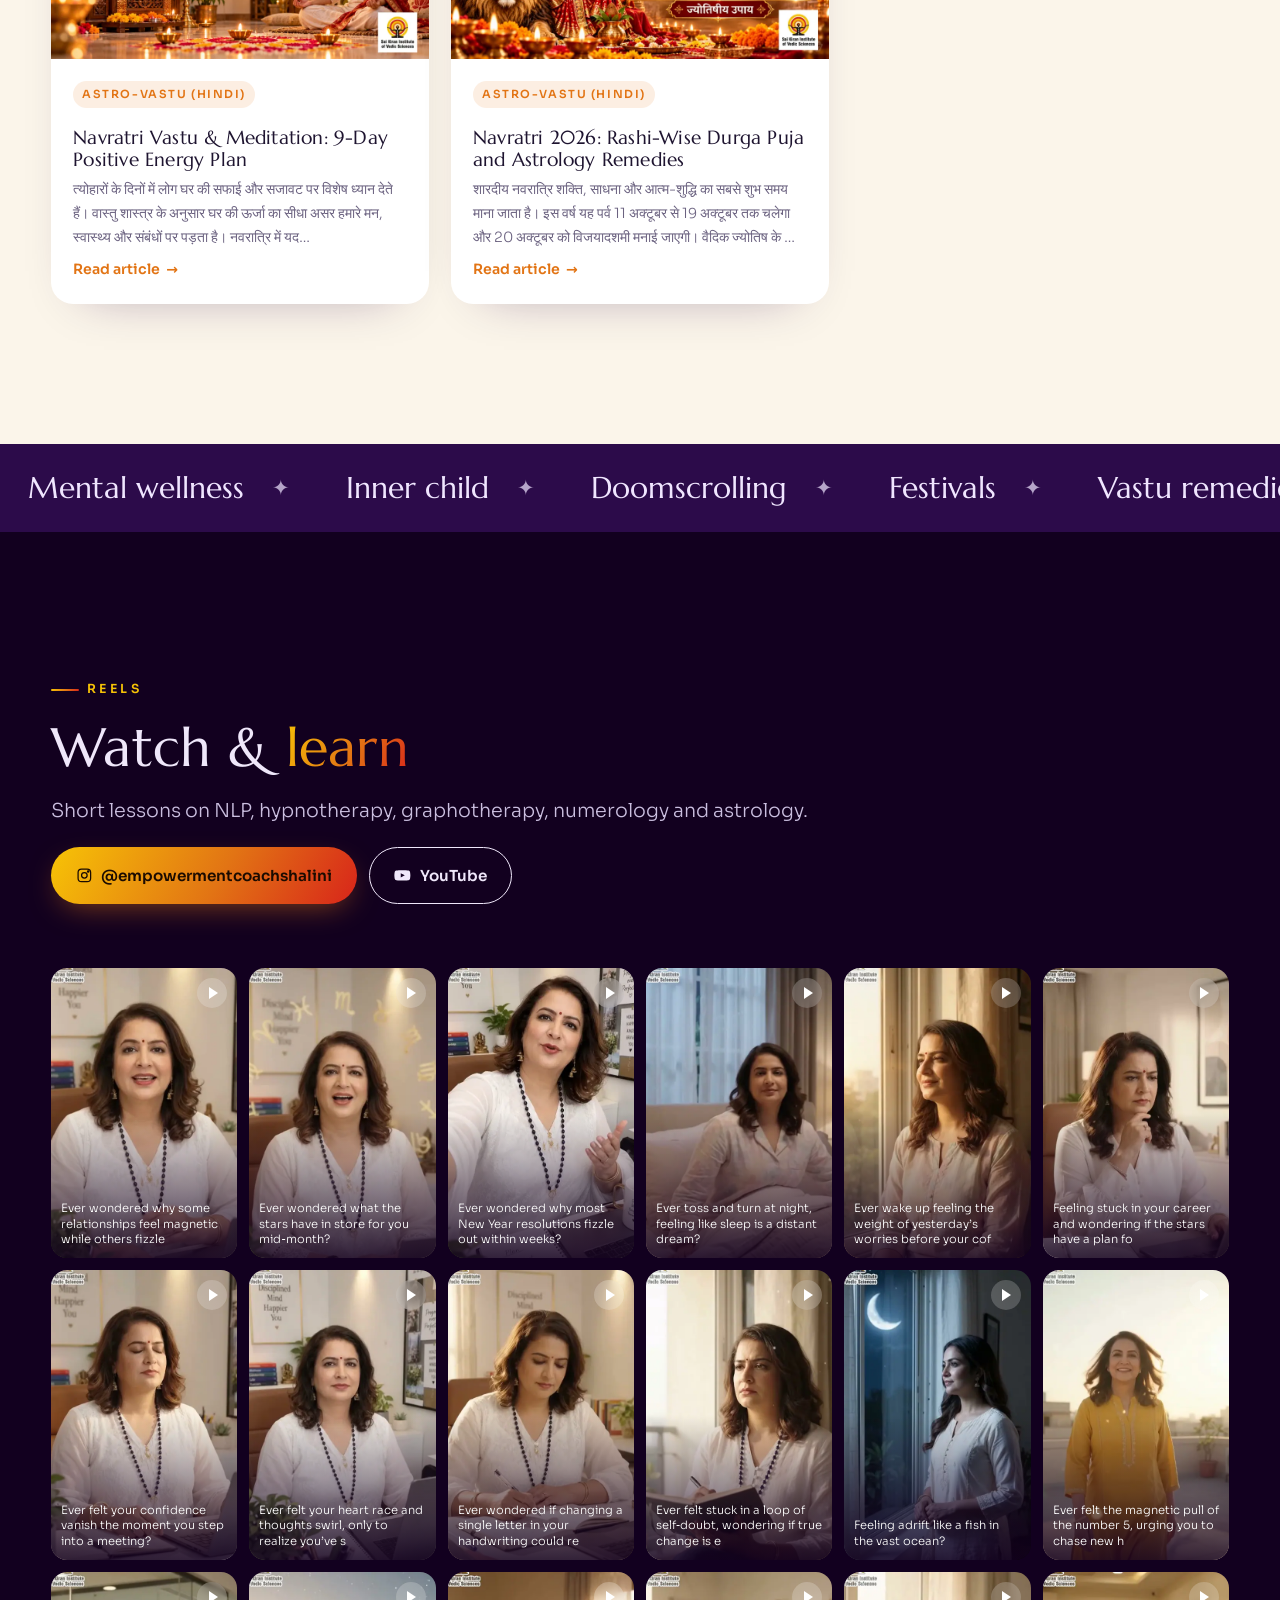
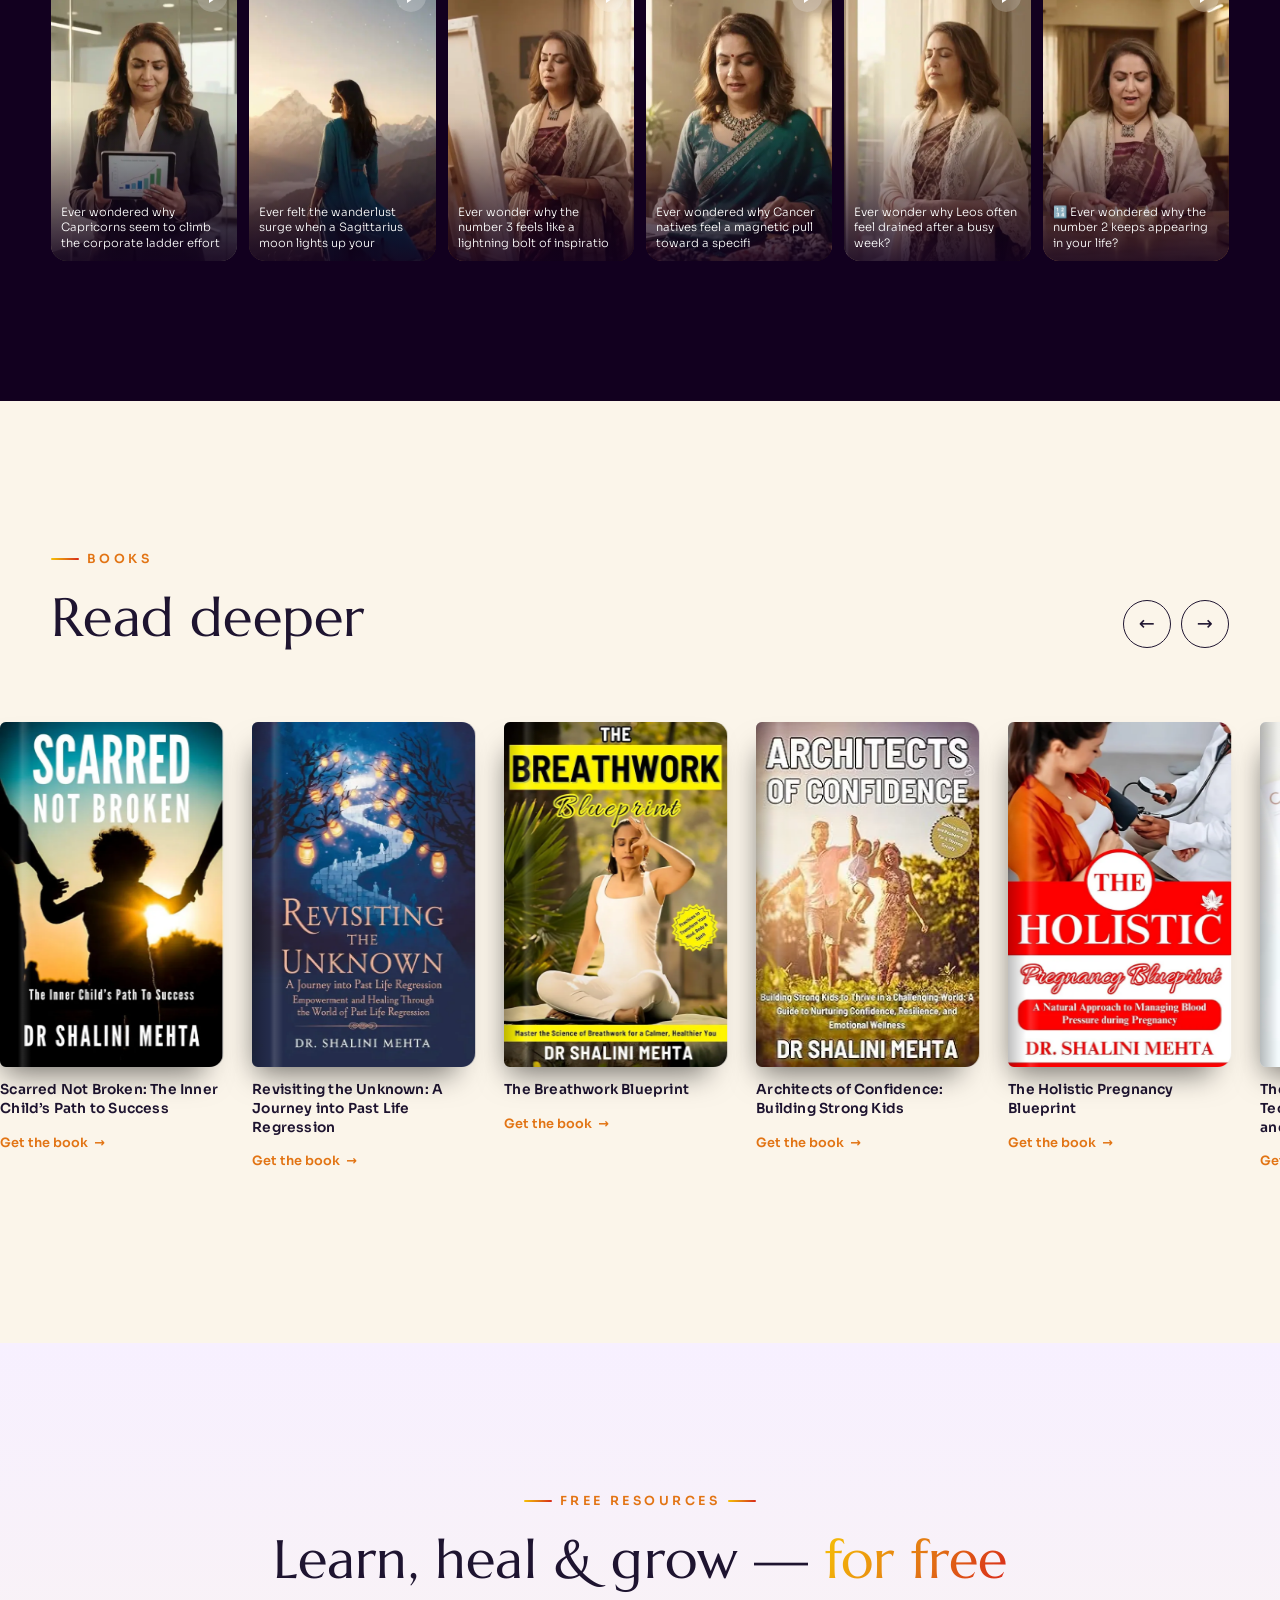
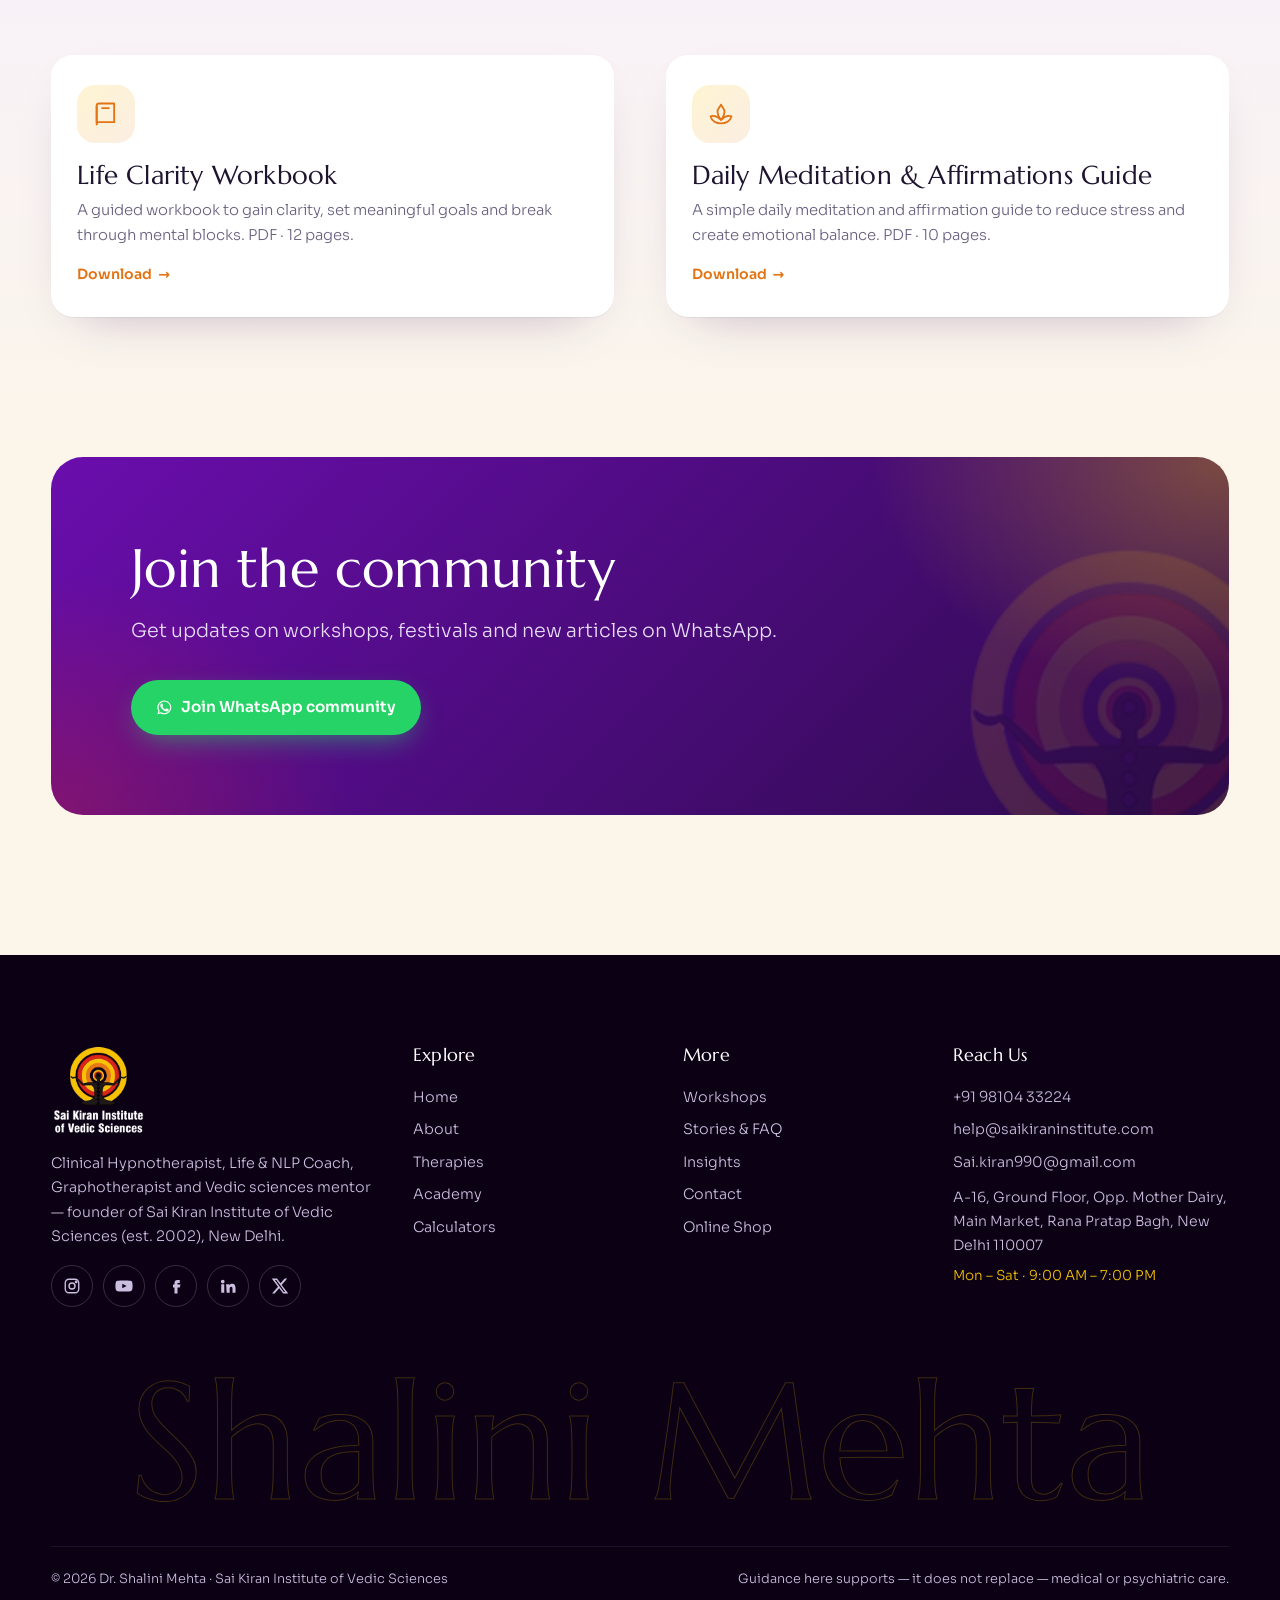
<file: insights.html>
<!doctype html><html lang="en"><head><meta charset="utf-8"><meta name="viewport" content="width=device-width,initial-scale=1,viewport-fit=cover">
<title>Insights & Blog — Dr. Shalini Mehta</title><meta name="description" content="Articles on mental wellness, inner child healing, festivals, Vastu and astrology, plus reels, books and free resources by Dr. Shalini Mehta."><meta name="theme-color" content="#12001f">
<meta property="og:title" content="Insights & Blog — Dr. Shalini Mehta"><meta property="og:description" content="Articles on mental wellness, inner child healing, festivals, Vastu and astrology, plus reels, books and free resources by Dr. Shalini Mehta."><meta property="og:image" content="img/p-desk.webp">
<link rel="icon" href="img/favicon.png"><link rel="preload" href="fonts/marcellus-400.woff2" as="font" type="font/woff2" crossorigin><link rel="stylesheet" href="css/style.css"></head>
<body><div id="loader"><div class="ld"><i></i><i></i><i></i><img src="img/emblem.png" alt=""><div class="ld-t">DR. SHALINI MEHTA</div><div class="ld-bar"><b></b></div></div></div>
<div id="curtain"><span></span><span></span><span></span><span></span><span></span></div><div id="prog"></div><div id="glow"></div>
<header class="hdr"><div class="wrap"><a href="index.html" class="brand"><img src="img/logo-light.png" alt="Sai Kiran Institute logo" width="271" height="256"><span>Dr. Shalini Mehta<small>Therapy · Coaching · Vedic Sciences</small></span></a>
<nav class="nav"><a href="index.html" class="">Home</a><a href="about.html" class="">About</a><a href="therapies.html" class="">Therapies</a><a href="academy.html" class="">Academy</a><a href="calculators.html" class="">Calculators</a><a href="workshops.html" class="">Workshops</a><a href="testimonials.html" class="">Stories & FAQ</a><a href="insights.html" class="on">Insights</a><a href="contact.html" class="">Contact</a></nav><a class="btn hb" href="contact.html">Book a Session</a><button class="burger" aria-label="Menu"><i></i><i></i><i></i></button></div></header>
<div class="mnav"><a class="l" href="index.html"><em>01</em>Home</a><a class="l" href="about.html"><em>02</em>About</a><a class="l" href="therapies.html"><em>03</em>Therapies</a><a class="l" href="academy.html"><em>04</em>Academy</a><a class="l" href="calculators.html"><em>05</em>Calculators</a><a class="l" href="workshops.html"><em>06</em>Workshops</a><a class="l" href="testimonials.html"><em>07</em>Stories & FAQ</a><a class="l" href="insights.html"><em>08</em>Insights</a><a class="l" href="contact.html"><em>09</em>Contact</a><div class="mc"><a class="btn wa" href="https://wa.me/919810433224" target="_blank" rel="noopener"><svg viewBox="0 0 24 24" fill="currentColor"><path d="M17.5 14.4c-.3-.1-1.7-.8-2-.9-.3-.1-.5-.1-.7.1-.2.3-.8.9-.9 1.1-.2.2-.3.2-.6.1-.3-.1-1.2-.5-2.3-1.4-.9-.8-1.4-1.7-1.6-2-.2-.3 0-.5.1-.6l.4-.5c.1-.2.2-.3.3-.5.1-.2 0-.4 0-.5l-.9-2.2c-.2-.6-.5-.5-.7-.5h-.6c-.2 0-.5.1-.8.4-.3.3-1 1-1 2.5s1.1 2.9 1.2 3.1c.1.2 2.1 3.2 5.1 4.5.7.3 1.3.5 1.7.6.7.2 1.4.2 1.9.1.6-.1 1.7-.7 1.9-1.4.2-.7.2-1.3.2-1.4-.1-.1-.3-.2-.6-.3zM12 2a10 10 0 0 0-8.6 15.1L2 22l5-1.3A10 10 0 1 0 12 2zm0 18.3c-1.5 0-3-.4-4.3-1.2l-.3-.2-3 .8.8-2.9-.2-.3A8.3 8.3 0 1 1 12 20.3z"/></svg> WhatsApp</a><a class="btn ghost" style="color:#fff" href="tel:+919810433224"><svg viewBox="0 0 24 24" fill="none" stroke="currentColor" stroke-width="1.6" stroke-linejoin="round"><path d="M5 3h4l2 5-2.5 1.5a11 11 0 0 0 6 6L16 13l5 2v4a2 2 0 0 1-2 2A16 16 0 0 1 3 5a2 2 0 0 1 2-2"/></svg> Call</a></div></div><main><section class="phero"><canvas id="stars"></canvas><svg class="wheel" viewBox="0 0 400 400" aria-hidden="true"><defs><linearGradient id="wg" x1="0" x2="1"><stop offset="0" stop-color="#f7c306"/><stop offset="1" stop-color="#e27414"/></linearGradient></defs><g fill="none" stroke="url(#wg)" stroke-width=".8" opacity=".9"><circle cx="200" cy="200" r="196"/><circle cx="200" cy="200" r="160"/><circle cx="200" cy="200" r="120" stroke-dasharray="2 6"/><circle cx="200" cy="200" r="60"/><line x1="360.0" y1="200.0" x2="396.0" y2="200.0"/><line x1="338.6" y1="280.0" x2="369.7" y2="298.0"/><line x1="280.0" y1="338.6" x2="298.0" y2="369.7"/><line x1="200.0" y1="360.0" x2="200.0" y2="396.0"/><line x1="120.0" y1="338.6" x2="102.0" y2="369.7"/><line x1="61.4" y1="280.0" x2="30.3" y2="298.0"/><line x1="40.0" y1="200.0" x2="4.0" y2="200.0"/><line x1="61.4" y1="120.0" x2="30.3" y2="102.0"/><line x1="120.0" y1="61.4" x2="102.0" y2="30.3"/><line x1="200.0" y1="40.0" x2="200.0" y2="4.0"/><line x1="280.0" y1="61.4" x2="298.0" y2="30.3"/><line x1="338.6" y1="120.0" x2="369.7" y2="102.0"/></g><g fill="#f7c306" font-size="18" text-anchor="middle" dominant-baseline="middle" opacity=".85"><text x="246.1" y="28.1">♈&#xFE0E;</text><text x="325.9" y="74.1">♉&#xFE0E;</text><text x="371.9" y="153.9">♊&#xFE0E;</text><text x="371.9" y="246.1">♋&#xFE0E;</text><text x="325.9" y="325.9">♌&#xFE0E;</text><text x="246.1" y="371.9">♍&#xFE0E;</text><text x="153.9" y="371.9">♎&#xFE0E;</text><text x="74.1" y="325.9">♏&#xFE0E;</text><text x="28.1" y="246.1">♐&#xFE0E;</text><text x="28.1" y="153.9">♑&#xFE0E;</text><text x="74.1" y="74.1">♒&#xFE0E;</text><text x="153.9" y="28.1">♓&#xFE0E;</text></g></svg><div class="wrap"><div class="crumb"><a href="index.html">Home</a> &nbsp;/&nbsp; Insights</div><h1>Insights for the <span class="gt">mind & spirit</span></h1><p class="lead" data-r data-d=".4">Articles from Dr. Shalini Mehta’s blogs, her books, and daily reels — on mental wellness, festivals, Vastu, astrology and numerology.</p></div></section>
<section class="sec"><div class="wrap"><div class="eyebrow">Featured</div><a class="feat" href="https://shalinimehtatherapy.com/blog/diwali-cleaning-for-the-mind-release-old-patterns" target="_blank" rel="noopener" data-r="z"><div class="bi"><img src="img/blog0.webp" alt="" loading="lazy"></div><div class="bt"><span class="tag" style="background:rgba(226,116,20,.12);color:var(--saffron)">Mind & Wellness</span><h2 style="font-size:clamp(1.6rem,3vw,2.4rem)">Diwali Cleaning for the Mind: Release Old Patterns, Welcome New Light</h2><p class="lead">Every year before Diwali, we clean our homes thoroughly. We open cupboards, throw out what we no longer need, and make space for Goddess Lakshmi to enter. But h...</p><span class="more">Read the full article</span></div></a></div></section>
<section class="sec" style="padding-top:0"><div class="wrap"><div class="head flexb"><div><div class="eyebrow">All articles</div><h2>Latest from the <span class="gt">blogs</span></h2></div></div>
<div class="tabs" data-filter="#bgrid"><button class="on" data-f="all">All</button><button data-f="mind">Mind & Wellness</button><button data-f="vedic">Astro-Vastu</button></div>
<div class="g3" id="bgrid" data-stagger><a class="blog fitem" data-cat="mind" href="https://shalinimehtatherapy.com/blog/diwali-without-stress-mind-calming-practices" target="_blank" rel="noopener"><div class="bi"><img src="img/blog1.webp" alt="" loading="lazy"></div><div class="bt"><span class="tag" style="background:rgba(226,116,20,.12);color:var(--saffron);align-self:flex-start">Mind & Wellness</span><h3 style="font-size:1.2rem">Diwali Without the Stress: 5 Mind-Calming Practices for a Joyful Festival</h3><p>Diwali is the festival of lights, but for many of us it is also the festival of to-do lists. There is cleaning, shopping, cooking, gifting, hosting, and meeting...</p><span class="more">Read article</span></div></a><a class="blog fitem" data-cat="mind" href="https://shalinimehtatherapy.com/blog/pv-sindhu-handling-pressure-mental-strength" target="_blank" rel="noopener"><div class="bi"><img src="img/blog2.webp" alt="" loading="lazy"></div><div class="bt"><span class="tag" style="background:rgba(226,116,20,.12);color:var(--saffron);align-self:flex-start">Mind & Wellness</span><h3 style="font-size:1.2rem">Winning the Mind: What PV Sindhu Teaches Us About Handling Pressure</h3><p>Two Olympic medals. A world championship. Yet PV Sindhu has been honest that the toughest match isn't always on the court. It's the one...</p><span class="more">Read article</span></div></a><a class="blog fitem" data-cat="mind" href="https://shalinimehtatherapy.com/blog/deepika-padukone-mental-health-ambassador-lessons" target="_blank" rel="noopener"><div class="bi"><img src="img/blog3.webp" alt="" loading="lazy"></div><div class="bt"><span class="tag" style="background:rgba(226,116,20,.12);color:var(--saffron);align-self:flex-start">Mind & Wellness</span><h3 style="font-size:1.2rem">From Silence to Ambassador: What Deepika Padukone's New Role Teaches Us About Mental Health</h3><p>For years, mental health in India was spoken about in whispers, if at all. So when the Union Health Ministry made Deepika Padukone its first-ever Mental Health...</p><span class="more">Read article</span></div></a><a class="blog fitem" data-cat="mind" href="https://shalinimehtatherapy.com/blog/world-mental-health-day-listen-to-child-within" target="_blank" rel="noopener"><div class="bi"><img src="img/blog4.webp" alt="" loading="lazy"></div><div class="bt"><span class="tag" style="background:rgba(226,116,20,.12);color:var(--saffron);align-self:flex-start">Mind & Wellness</span><h3 style="font-size:1.2rem">This World Mental Health Day, Listen to the Child Within</h3><p>Every October, the world pauses to talk about mental health. This year, instead of only asking "How are you coping?", try a deeper question: "Who within me is s...</p><span class="more">Read article</span></div></a><a class="blog fitem" data-cat="mind" href="https://shalinimehtatherapy.com/blog/doomscrolling-rewiring-your-mind" target="_blank" rel="noopener"><div class="bi"><img src="img/blog5.webp" alt="" loading="lazy"></div><div class="bt"><span class="tag" style="background:rgba(226,116,20,.12);color:var(--saffron);align-self:flex-start">Mind & Wellness</span><h3 style="font-size:1.2rem">Doomscrolling Is Rewiring Your Mind. Here's How to Take It Back</h3><p>It's 11:40 pm. You only meant to check one message, but forty minutes later you're deep in bad news, comparison posts and opinions you never asked for. Your bod...</p><span class="more">Read article</span></div></a><a class="blog fitem" data-cat="vedic" href="https://saikiraninstitute.com/blog/diwali-vastu-shastra-7-easy-remedies" target="_blank" rel="noopener"><div class="bi"><img src="img/blog6.webp" alt="" loading="lazy"></div><div class="bt"><span class="tag" style="background:rgba(226,116,20,.12);color:var(--saffron);align-self:flex-start">Astro-Vastu (Hindi)</span><h3 style="font-size:1.2rem">Diwali Vastu Shastra: 7 Easy Remedies for Home Prosperity</h3><p>Diwali Par Vastu Shastra Ke 7 Aasaan Upay: Ghar Mein Laayen Sukh, Shanti Aur Sam...…</p><span class="more">Read article</span></div></a><a class="blog fitem" data-cat="vedic" href="https://saikiraninstitute.com/blog/diwali-2026-lakshmi-pujan-astrology-wealth-remedies" target="_blank" rel="noopener"><div class="bi"><img src="img/blog7.webp" alt="" loading="lazy"></div><div class="bt"><span class="tag" style="background:rgba(226,116,20,.12);color:var(--saffron);align-self:flex-start">Astro-Vastu (Hindi)</span><h3 style="font-size:1.2rem">Diwali 2026: Lakshmi Pujan, Astrology & Wealth Remedies</h3><p>Diwali 2026: Lakshmi Pujan Ka Jyotishiya Mahatva Aur Dhan-Samriddhi Ke Aasaan Up...…</p><span class="more">Read article</span></div></a><a class="blog fitem" data-cat="vedic" href="https://saikiraninstitute.com/blog/dussehra-2026-vijayadashami-significance-astrology-remedies" target="_blank" rel="noopener"><div class="bi"><img src="img/blog8.webp" alt="" loading="lazy"></div><div class="bt"><span class="tag" style="background:rgba(226,116,20,.12);color:var(--saffron);align-self:flex-start">Astro-Vastu (Hindi)</span><h3 style="font-size:1.2rem">Dussehra 2026: Vijayadashami Significance & Astrology Remedies</h3><p>नवरात्रि के नौ दिनों की साधना के बाद आता है विजयादशमी, यानी दशहरा। वर्ष 2026 में यह पर्व 20 अक्टूबर, मंगलवार को मनाया जाएगा। यह दिन असत्य पर सत्य और अधर्म पर धर्म की जीत का प्र…</p><span class="more">Read article</span></div></a><a class="blog fitem" data-cat="vedic" href="https://saikiraninstitute.com/blog/durga-ashtami-maha-navami-2026-kanya-pujan-upay" target="_blank" rel="noopener"><div class="bi"><img src="img/blog9.webp" alt="" loading="lazy"></div><div class="bt"><span class="tag" style="background:rgba(226,116,20,.12);color:var(--saffron);align-self:flex-start">Astro-Vastu (Hindi)</span><h3 style="font-size:1.2rem">Durga Ashtami & Maha Navami 2026: Tithi, Kanya Pujan & Upay</h3><p>शारदीय नवरात्रि 2026 का आरंभ 11 अक्टूबर से हो चुका है। अब इसका सबसे शक्तिशाली चरण आने वाला है, यानी महा अष्टमी और महा नवमी। इस वर्ष ये दोनों तिथियाँ 18–19 अक्टूबर के आसपास हैं। तिथ…</p><span class="more">Read article</span></div></a><a class="blog fitem" data-cat="vedic" href="https://saikiraninstitute.com/blog/navratri-vastu-meditation-9-day-positive-energy-plan" target="_blank" rel="noopener"><div class="bi"><img src="img/blog10.webp" alt="" loading="lazy"></div><div class="bt"><span class="tag" style="background:rgba(226,116,20,.12);color:var(--saffron);align-self:flex-start">Astro-Vastu (Hindi)</span><h3 style="font-size:1.2rem">Navratri Vastu & Meditation: 9-Day Positive Energy Plan</h3><p>त्योहारों के दिनों में लोग घर की सफाई और सजावट पर विशेष ध्यान देते हैं। वास्तु शास्त्र के अनुसार घर की ऊर्जा का सीधा असर हमारे मन, स्वास्थ्य और संबंधों पर पड़ता है। नवरात्रि में यद…</p><span class="more">Read article</span></div></a><a class="blog fitem" data-cat="vedic" href="https://saikiraninstitute.com/blog/navratri-2026-rashi-wise-durga-puja-astrology-remedies" target="_blank" rel="noopener"><div class="bi"><img src="img/blog11.webp" alt="" loading="lazy"></div><div class="bt"><span class="tag" style="background:rgba(226,116,20,.12);color:var(--saffron);align-self:flex-start">Astro-Vastu (Hindi)</span><h3 style="font-size:1.2rem">Navratri 2026: Rashi-Wise Durga Puja and Astrology Remedies</h3><p>शारदीय नवरात्रि शक्ति, साधना और आत्म-शुद्धि का सबसे शुभ समय माना जाता है। इस वर्ष यह पर्व 11 अक्टूबर से 19 अक्टूबर तक चलेगा और 20 अक्टूबर को विजयादशमी मनाई जाएगी। वैदिक ज्योतिष के …</p><span class="more">Read article</span></div></a></div></div></section>
<div class="marq dk"><div class="tr"><span>Mental wellness</span><span>Inner child</span><span>Doomscrolling</span><span>Festivals</span><span>Vastu remedies</span><span>Navratri</span><span>Diwali</span><span>Numerology</span><span>Astrology</span></div></div>
<section class="sec dark"><div class="wrap"><div class="head flexb"><div><div class="eyebrow">Reels</div><h2>Watch & <span class="gt">learn</span></h2><p class="lead">Short lessons on NLP, hypnotherapy, graphotherapy, numerology and astrology.</p></div><div class="btns" style="margin:0"><a class="btn" href="https://www.instagram.com/empowermentcoachshalini/" target="_blank" rel="noopener"><svg viewBox="0 0 24 24" fill="none" stroke="currentColor" stroke-width="1.8"><rect x="3" y="3" width="18" height="18" rx="5"/><circle cx="12" cy="12" r="4"/><circle cx="17.5" cy="6.5" r="1" fill="currentColor"/></svg> @empowermentcoachshalini</a><a class="btn ghost" href="https://www.youtube.com/@shalinimehta100" target="_blank" rel="noopener"><svg viewBox="0 0 24 24" fill="currentColor"><path d="M23 7.2a3 3 0 0 0-2.1-2.1C19 4.6 12 4.6 12 4.6s-7 0-8.9.5A3 3 0 0 0 1 7.2 31 31 0 0 0 .5 12a31 31 0 0 0 .5 4.8 3 3 0 0 0 2.1 2.1c1.9.5 8.9.5 8.9.5s7 0 8.9-.5a3 3 0 0 0 2.1-2.1 31 31 0 0 0 .5-4.8 31 31 0 0 0-.5-4.8zM9.7 15.1V8.9l5.8 3.1z"/></svg> YouTube</a></div></div><div class="reels" data-stagger><a class="reel" href="https://www.instagram.com/reel/DeqtTKJkozj/" target="_blank" rel="noopener"><img src="img/ig/DeqtTKJkozj.webp" alt="" loading="lazy"><i></i><span>Ever wondered why some relationships feel magnetic while others fizzle</span></a><a class="reel" href="https://www.instagram.com/reel/DejJxNICfzG/" target="_blank" rel="noopener"><img src="img/ig/DejJxNICfzG.webp" alt="" loading="lazy"><i></i><span>Ever wondered what the stars have in store for you mid‑month?</span></a><a class="reel" href="https://www.instagram.com/reel/DejGZbWD90Q/" target="_blank" rel="noopener"><img src="img/ig/DejGZbWD90Q.webp" alt="" loading="lazy"><i></i><span>Ever wondered why most New Year resolutions fizzle out within weeks?</span></a><a class="reel" href="https://www.instagram.com/reel/DefDLwJjGRY/" target="_blank" rel="noopener"><img src="img/ig/DefDLwJjGRY.webp" alt="" loading="lazy"><i></i><span>Ever toss and turn at night, feeling like sleep is a distant dream?</span></a><a class="reel" href="https://www.instagram.com/reel/DeYw-7IkcJN/" target="_blank" rel="noopener"><img src="img/ig/DeYw-7IkcJN.webp" alt="" loading="lazy"><i></i><span>Ever wake up feeling the weight of yesterday’s worries before your cof</span></a><a class="reel" href="https://www.instagram.com/reel/DeR7Jx2DTrf/" target="_blank" rel="noopener"><img src="img/ig/DeR7Jx2DTrf.webp" alt="" loading="lazy"><i></i><span>Feeling stuck in your career and wondering if the stars have a plan fo</span></a><a class="reel" href="https://www.instagram.com/reel/DeREN9wF_fI/" target="_blank" rel="noopener"><img src="img/ig/DeREN9wF_fI.webp" alt="" loading="lazy"><i></i><span>Ever felt your confidence vanish the moment you step into a meeting?</span></a><a class="reel" href="https://www.instagram.com/reel/DeMxE58j-88/" target="_blank" rel="noopener"><img src="img/ig/DeMxE58j-88.webp" alt="" loading="lazy"><i></i><span>Ever felt your heart race and thoughts swirl, only to realize you’ve s</span></a><a class="reel" href="https://www.instagram.com/reel/DeLw-ZzlPpB/" target="_blank" rel="noopener"><img src="img/ig/DeLw-ZzlPpB.webp" alt="" loading="lazy"><i></i><span>Ever wondered if changing a single letter in your handwriting could re</span></a><a class="reel" href="https://www.instagram.com/reel/DeAL94dERhJ/" target="_blank" rel="noopener"><img src="img/ig/DeAL94dERhJ.webp" alt="" loading="lazy"><i></i><span>Ever felt stuck in a loop of self‑doubt, wondering if true change is e</span></a><a class="reel" href="https://www.instagram.com/reel/DernGaKgWtJ/" target="_blank" rel="noopener"><img src="img/ig/DernGaKgWtJ.webp" alt="" loading="lazy"><i></i><span>Feeling adrift like a fish in the vast ocean?</span></a><a class="reel" href="https://www.instagram.com/reel/Dejnni4kWJR/" target="_blank" rel="noopener"><img src="img/ig/Dejnni4kWJR.webp" alt="" loading="lazy"><i></i><span>Ever felt the magnetic pull of the number 5, urging you to chase new h</span></a><a class="reel" href="https://www.instagram.com/reel/Dee2kB5jA9F/" target="_blank" rel="noopener"><img src="img/ig/Dee2kB5jA9F.webp" alt="" loading="lazy"><i></i><span>Ever wondered why Capricorns seem to climb the corporate ladder effort</span></a><a class="reel" href="https://www.instagram.com/reel/DeefuToCFS6/" target="_blank" rel="noopener"><img src="img/ig/DeefuToCFS6.webp" alt="" loading="lazy"><i></i><span>Ever felt the wanderlust surge when a Sagittarius moon lights up your </span></a><a class="reel" href="https://www.instagram.com/reel/DeZCn-FkQaY/" target="_blank" rel="noopener"><img src="img/ig/DeZCn-FkQaY.webp" alt="" loading="lazy"><i></i><span>Ever wonder why the number 3 feels like a lightning bolt of inspiratio</span></a><a class="reel" href="https://www.instagram.com/reel/DeRlaEFCbYI/" target="_blank" rel="noopener"><img src="img/ig/DeRlaEFCbYI.webp" alt="" loading="lazy"><i></i><span>Ever wondered why Cancer natives feel a magnetic pull toward a specifi</span></a><a class="reel" href="https://www.instagram.com/reel/DeRPvHcCVrI/" target="_blank" rel="noopener"><img src="img/ig/DeRPvHcCVrI.webp" alt="" loading="lazy"><i></i><span>Ever wonder why Leos often feel drained after a busy week?</span></a><a class="reel" href="https://www.instagram.com/reel/DeMn0OIDeh-/" target="_blank" rel="noopener"><img src="img/ig/DeMn0OIDeh-.webp" alt="" loading="lazy"><i></i><span>🔢 Ever wondered why the number 2 keeps appearing in your life?</span></a></div></div></section>
<section class="sec"><div class="wrap"><div class="head flexb"><div><div class="eyebrow">Books</div><h2>Read deeper</h2></div><div class="shelf-nav" data-for="#shelf3"><button data-dir="l" aria-label="Previous">←</button><button data-dir="r" aria-label="Next">→</button></div></div><div class="shelf" id="shelf3"><div class="book"><a href="https://www.amazon.in/dp/B0F53T8B31" target="_blank" rel="noopener"><div class="cv"><img src="img/b-scarred.webp" alt="Scarred Not Broken: The Inner Child’s Path to Success" loading="lazy"></div></a><h4>Scarred Not Broken: The Inner Child’s Path to Success</h4><a class="more" href="https://www.amazon.in/dp/B0F53T8B31" target="_blank" rel="noopener">Get the book</a></div><div class="book"><a href="https://www.amazon.in/dp/B0DNCQ49TN" target="_blank" rel="noopener"><div class="cv"><img src="img/b-revisiting.webp" alt="Revisiting the Unknown: A Journey into Past Life Regression" loading="lazy"></div></a><h4>Revisiting the Unknown: A Journey into Past Life Regression</h4><a class="more" href="https://www.amazon.in/dp/B0DNCQ49TN" target="_blank" rel="noopener">Get the book</a></div><div class="book"><a href="https://www.amazon.in/dp/B0D5YNSS4R" target="_blank" rel="noopener"><div class="cv"><img src="img/b-breathwork.webp" alt="The Breathwork Blueprint" loading="lazy"></div></a><h4>The Breathwork Blueprint</h4><a class="more" href="https://www.amazon.in/dp/B0D5YNSS4R" target="_blank" rel="noopener">Get the book</a></div><div class="book"><a href="https://www.amazon.in/dp/B0CW17HNNG" target="_blank" rel="noopener"><div class="cv"><img src="img/b-architects.webp" alt="Architects of Confidence: Building Strong Kids" loading="lazy"></div></a><h4>Architects of Confidence: Building Strong Kids</h4><a class="more" href="https://www.amazon.in/dp/B0CW17HNNG" target="_blank" rel="noopener">Get the book</a></div><div class="book"><a href="https://www.amazon.in/dp/B0CW1M3ZG7" target="_blank" rel="noopener"><div class="cv"><img src="img/b-pregnancy.webp" alt="The Holistic Pregnancy Blueprint" loading="lazy"></div></a><h4>The Holistic Pregnancy Blueprint</h4><a class="more" href="https://www.amazon.in/dp/B0CW1M3ZG7" target="_blank" rel="noopener">Get the book</a></div><div class="book"><a href="https://www.amazon.in/dp/B0D3QTFRV5" target="_blank" rel="noopener"><div class="cv"><img src="img/b-powerwithin.webp" alt="The Power Within: 8 Proven Techniques to Manifest Wealth and Joy" loading="lazy"></div></a><h4>The Power Within: 8 Proven Techniques to Manifest Wealth and Joy</h4><a class="more" href="https://www.amazon.in/dp/B0D3QTFRV5" target="_blank" rel="noopener">Get the book</a></div><div class="book"><a href="https://shalinimehtatherapy.com/book-details/hypnotic-wealth-ebook" target="_blank" rel="noopener"><div class="cv"><img src="img/b-wealth.webp" alt="Hypnotic Wealth" loading="lazy"></div></a><h4>Hypnotic Wealth</h4><a class="more" href="https://shalinimehtatherapy.com/book-details/hypnotic-wealth-ebook" target="_blank" rel="noopener">Get the book</a></div><div class="book"><a href="https://www.amazon.in/dp/B0CVN99ZRW" target="_blank" rel="noopener"><div class="cv"><img src="img/b-eating.webp" alt="Healthy Eating for Diabetes, Stress, Anxiety & High BP" loading="lazy"></div></a><h4>Healthy Eating for Diabetes, Stress, Anxiety & High BP</h4><a class="more" href="https://www.amazon.in/dp/B0CVN99ZRW" target="_blank" rel="noopener">Get the book</a></div><div class="book"><a href="https://www.amazon.in/dp/B0CVN326N6" target="_blank" rel="noopener"><div class="cv"><img src="img/b-superpower.webp" alt="Enhancing the Superpower of Human Mind" loading="lazy"></div></a><h4>Enhancing the Superpower of Human Mind</h4><a class="more" href="https://www.amazon.in/dp/B0CVN326N6" target="_blank" rel="noopener">Get the book</a></div><div class="book"><a href="https://www.amazon.in/dp/B0CVQ8FTCB" target="_blank" rel="noopener"><div class="cv"><img src="img/b-yoga.webp" alt="Yoga Asanas to Heal Stress, Anxiety, High BP & Diabetes" loading="lazy"></div></a><h4>Yoga Asanas to Heal Stress, Anxiety, High BP & Diabetes</h4><a class="more" href="https://www.amazon.in/dp/B0CVQ8FTCB" target="_blank" rel="noopener">Get the book</a></div><div class="book"><a href="https://www.amazon.in/dp/9349999684" target="_blank" rel="noopener"><div class="cv"><img src="img/b-astrology.webp" alt="Power of Astrology" loading="lazy"></div></a><h4>Power of Astrology</h4><a class="more" href="https://www.amazon.in/dp/9349999684" target="_blank" rel="noopener">Get the book</a></div><div class="book"><a href="https://www.amazon.in/dp/B0DQXTW223" target="_blank" rel="noopener"><div class="cv"><img src="img/b-vastuvibes.webp" alt="Vastu Vibes: Transforming Your House" loading="lazy"></div></a><h4>Vastu Vibes: Transforming Your House</h4><a class="more" href="https://www.amazon.in/dp/B0DQXTW223" target="_blank" rel="noopener">Get the book</a></div><div class="book"><a href="https://www.amazon.in/dp/B0DFHQP1Y1" target="_blank" rel="noopener"><div class="cv"><img src="img/b-stellar.webp" alt="Stellar Wisdom: Unveiling the Cosmic Code" loading="lazy"></div></a><h4>Stellar Wisdom: Unveiling the Cosmic Code</h4><a class="more" href="https://www.amazon.in/dp/B0DFHQP1Y1" target="_blank" rel="noopener">Get the book</a></div><div class="book"><a href="https://www.amazon.in/dp/934999920X" target="_blank" rel="noopener"><div class="cv"><img src="img/b-unmedicated.webp" alt="Naturally Unmedicated" loading="lazy"></div></a><h4>Naturally Unmedicated</h4><a class="more" href="https://www.amazon.in/dp/934999920X" target="_blank" rel="noopener">Get the book</a></div></div></div></section>
<section class="sec lav"><div class="wrap"><div class="head center"><div class="eyebrow">Free resources</div><h2>Learn, heal & grow — <span class="gt">for free</span></h2></div>
<div class="g2" data-stagger><div class="card"><div class="ic"><svg viewBox="0 0 24 24" fill="none" stroke="currentColor" stroke-width="1.6" stroke-linejoin="round"><path d="M4 5a2 2 0 0 1 2-2h13v16H6a2 2 0 0 0-2 2z"/><path d="M4 19V5M8 7h7"/></svg></div><h3>Life Clarity Workbook</h3><p>A guided workbook to gain clarity, set meaningful goals and break through mental blocks. PDF · 12 pages.</p><a class="more" href="https://shalinimehtatherapy.com/free-resources" target="_blank" rel="noopener">Download</a></div>
<div class="card"><div class="ic"><svg viewBox="0 0 24 24" fill="none" stroke="currentColor" stroke-width="1.6" stroke-linecap="round" stroke-linejoin="round"><path d="M12 20c-4 0-8-2-9-6 3-1 6 0 9 3 3-3 6-4 9-3-1 4-5 6-9 6z"/><path d="M12 17c-2-2-3-5-3-8 1-2 2-3 3-5 1 2 2 3 3 5 0 3-1 6-3 8z"/></svg></div><h3>Daily Meditation & Affirmations Guide</h3><p>A simple daily meditation and affirmation guide to reduce stress and create emotional balance. PDF · 10 pages.</p><a class="more" href="https://shalinimehtatherapy.com/free-resources" target="_blank" rel="noopener">Download</a></div></div></div></section>
<section class="sec" style="padding-top:0"><div class="wrap"><div class="cta" data-r="z"><img class="em" src="img/emblem.png" alt=""><h2>Join the community</h2><p class="lead">Get updates on workshops, festivals and new articles on WhatsApp.</p><div class="btns"><a class="btn wa" href="https://chat.whatsapp.com/GTJhWVM3pkMBQCmAb8RaKT" target="_blank" rel="noopener"><svg viewBox="0 0 24 24" fill="currentColor"><path d="M17.5 14.4c-.3-.1-1.7-.8-2-.9-.3-.1-.5-.1-.7.1-.2.3-.8.9-.9 1.1-.2.2-.3.2-.6.1-.3-.1-1.2-.5-2.3-1.4-.9-.8-1.4-1.7-1.6-2-.2-.3 0-.5.1-.6l.4-.5c.1-.2.2-.3.3-.5.1-.2 0-.4 0-.5l-.9-2.2c-.2-.6-.5-.5-.7-.5h-.6c-.2 0-.5.1-.8.4-.3.3-1 1-1 2.5s1.1 2.9 1.2 3.1c.1.2 2.1 3.2 5.1 4.5.7.3 1.3.5 1.7.6.7.2 1.4.2 1.9.1.6-.1 1.7-.7 1.9-1.4.2-.7.2-1.3.2-1.4-.1-.1-.3-.2-.6-.3zM12 2a10 10 0 0 0-8.6 15.1L2 22l5-1.3A10 10 0 1 0 12 2zm0 18.3c-1.5 0-3-.4-4.3-1.2l-.3-.2-3 .8.8-2.9-.2-.3A8.3 8.3 0 1 1 12 20.3z"/></svg> Join WhatsApp community</a></div></div></div></section></main><footer class="ftr"><div class="wrap"><div class="g">
<div><img src="img/logo-light.png" alt="Sai Kiran Institute logo" style="height:90px;width:auto"><p class="mt1" style="font-size:.9rem">Clinical Hypnotherapist, Life &amp; NLP Coach, Graphotherapist and Vedic sciences mentor — founder of Sai Kiran Institute of Vedic Sciences (est. 2002), New Delhi.</p>
<div class="soc"><a href="https://www.instagram.com/drshalinimehta/" target="_blank" rel="noopener" aria-label="Instagram"><svg viewBox="0 0 24 24" fill="none" stroke="currentColor" stroke-width="1.8"><rect x="3" y="3" width="18" height="18" rx="5"/><circle cx="12" cy="12" r="4"/><circle cx="17.5" cy="6.5" r="1" fill="currentColor"/></svg></a><a href="https://www.youtube.com/@shalinimehta100" target="_blank" rel="noopener" aria-label="YouTube"><svg viewBox="0 0 24 24" fill="currentColor"><path d="M23 7.2a3 3 0 0 0-2.1-2.1C19 4.6 12 4.6 12 4.6s-7 0-8.9.5A3 3 0 0 0 1 7.2 31 31 0 0 0 .5 12a31 31 0 0 0 .5 4.8 3 3 0 0 0 2.1 2.1c1.9.5 8.9.5 8.9.5s7 0 8.9-.5a3 3 0 0 0 2.1-2.1 31 31 0 0 0 .5-4.8 31 31 0 0 0-.5-4.8zM9.7 15.1V8.9l5.8 3.1z"/></svg></a><a href="https://www.facebook.com/shalinimehtatherapy" target="_blank" rel="noopener" aria-label="Facebook"><svg viewBox="0 0 24 24" fill="currentColor"><path d="M14 8h3V4h-3a4 4 0 0 0-4 4v2H8v4h2v8h4v-8h3l1-4h-4V8z"/></svg></a><a href="https://www.linkedin.com/in/mindtransformationcoachdrshalinimehta" target="_blank" rel="noopener" aria-label="LinkedIn"><svg viewBox="0 0 24 24" fill="currentColor"><path d="M4.98 3.5a2.5 2.5 0 1 1 0 5 2.5 2.5 0 0 1 0-5zM3 9.5h4V21H3zM9.5 9.5h3.8v1.6h.1c.5-1 1.8-2 3.8-2 4 0 4.8 2.6 4.8 6V21h-4v-5.2c0-1.2 0-2.9-1.8-2.9s-2 1.4-2 2.8V21h-4z"/></svg></a><a href="https://x.com/DrShaliniMehta" target="_blank" rel="noopener" aria-label="X"><svg viewBox="0 0 24 24" fill="currentColor"><path d="M18.2 2h3.4l-7.4 8.5L23 22h-6.8l-5.3-7-6.1 7H1.4l7.9-9L1 2h7l4.8 6.4zm-1.2 18h1.9L7.1 4H5.1z"/></svg></a></div></div>
<div><h4>Explore</h4><a href="index.html">Home</a><a href="about.html">About</a><a href="therapies.html">Therapies</a><a href="academy.html">Academy</a><a href="calculators.html">Calculators</a></div>
<div><h4>More</h4><a href="workshops.html">Workshops</a><a href="testimonials.html">Stories & FAQ</a><a href="insights.html">Insights</a><a href="contact.html">Contact</a><a href="https://searchy.in/shop/saikiran-institute" target="_blank" rel="noopener">Online Shop</a></div>
<div><h4>Reach Us</h4><a href="tel:+919810433224">+91 98104 33224</a><a href="mailto:help@saikiraninstitute.com">help@saikiraninstitute.com</a><a href="mailto:Sai.kiran990@gmail.com">Sai.kiran990@gmail.com</a><p style="font-size:.88rem;margin-top:8px">A-16, Ground Floor, Opp. Mother Dairy, Main Market, Rana Pratap Bagh, New Delhi 110007</p><p style="font-size:.85rem;margin-top:6px;color:var(--gold)">Mon – Sat · 9:00 AM – 7:00 PM</p></div>
</div><div class="big">Shalini Mehta</div>
<div class="bot"><span>© 2026 Dr. Shalini Mehta · Sai Kiran Institute of Vedic Sciences</span><span>Guidance here supports — it does not replace — medical or psychiatric care.</span></div></div></footer>
<a class="fwa" href="https://wa.me/919810433224?text=Namaste%20Dr.%20Shalini%2C%20I%20would%20like%20to%20know%20more." target="_blank" rel="noopener" aria-label="WhatsApp"><svg viewBox="0 0 24 24" fill="currentColor"><path d="M17.5 14.4c-.3-.1-1.7-.8-2-.9-.3-.1-.5-.1-.7.1-.2.3-.8.9-.9 1.1-.2.2-.3.2-.6.1-.3-.1-1.2-.5-2.3-1.4-.9-.8-1.4-1.7-1.6-2-.2-.3 0-.5.1-.6l.4-.5c.1-.2.2-.3.3-.5.1-.2 0-.4 0-.5l-.9-2.2c-.2-.6-.5-.5-.7-.5h-.6c-.2 0-.5.1-.8.4-.3.3-1 1-1 2.5s1.1 2.9 1.2 3.1c.1.2 2.1 3.2 5.1 4.5.7.3 1.3.5 1.7.6.7.2 1.4.2 1.9.1.6-.1 1.7-.7 1.9-1.4.2-.7.2-1.3.2-1.4-.1-.1-.3-.2-.6-.3zM12 2a10 10 0 0 0-8.6 15.1L2 22l5-1.3A10 10 0 1 0 12 2zm0 18.3c-1.5 0-3-.4-4.3-1.2l-.3-.2-3 .8.8-2.9-.2-.3A8.3 8.3 0 1 1 12 20.3z"/></svg></a><button class="totop" aria-label="Back to top">↑</button>
<div id="lb"><button aria-label="Close">×</button><img alt=""></div><script src="js/main.js"></script></body></html>
</file>
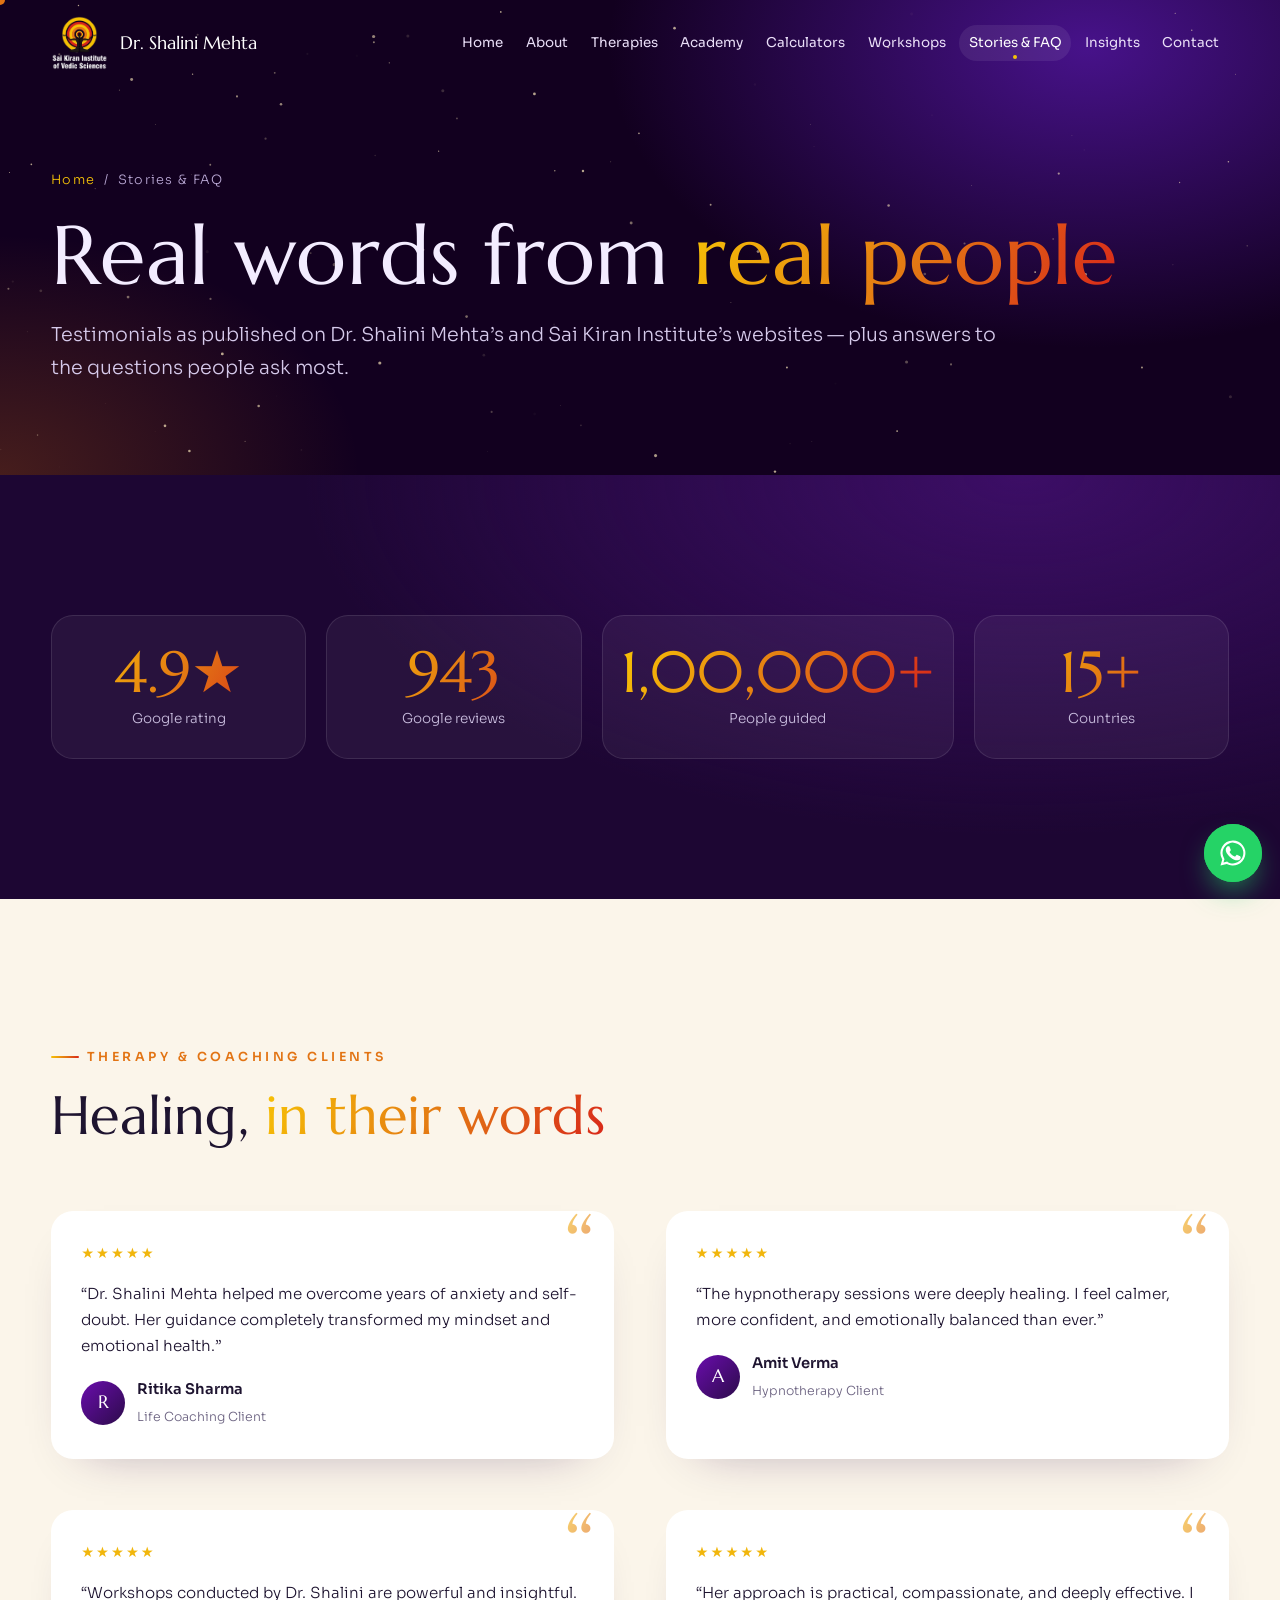
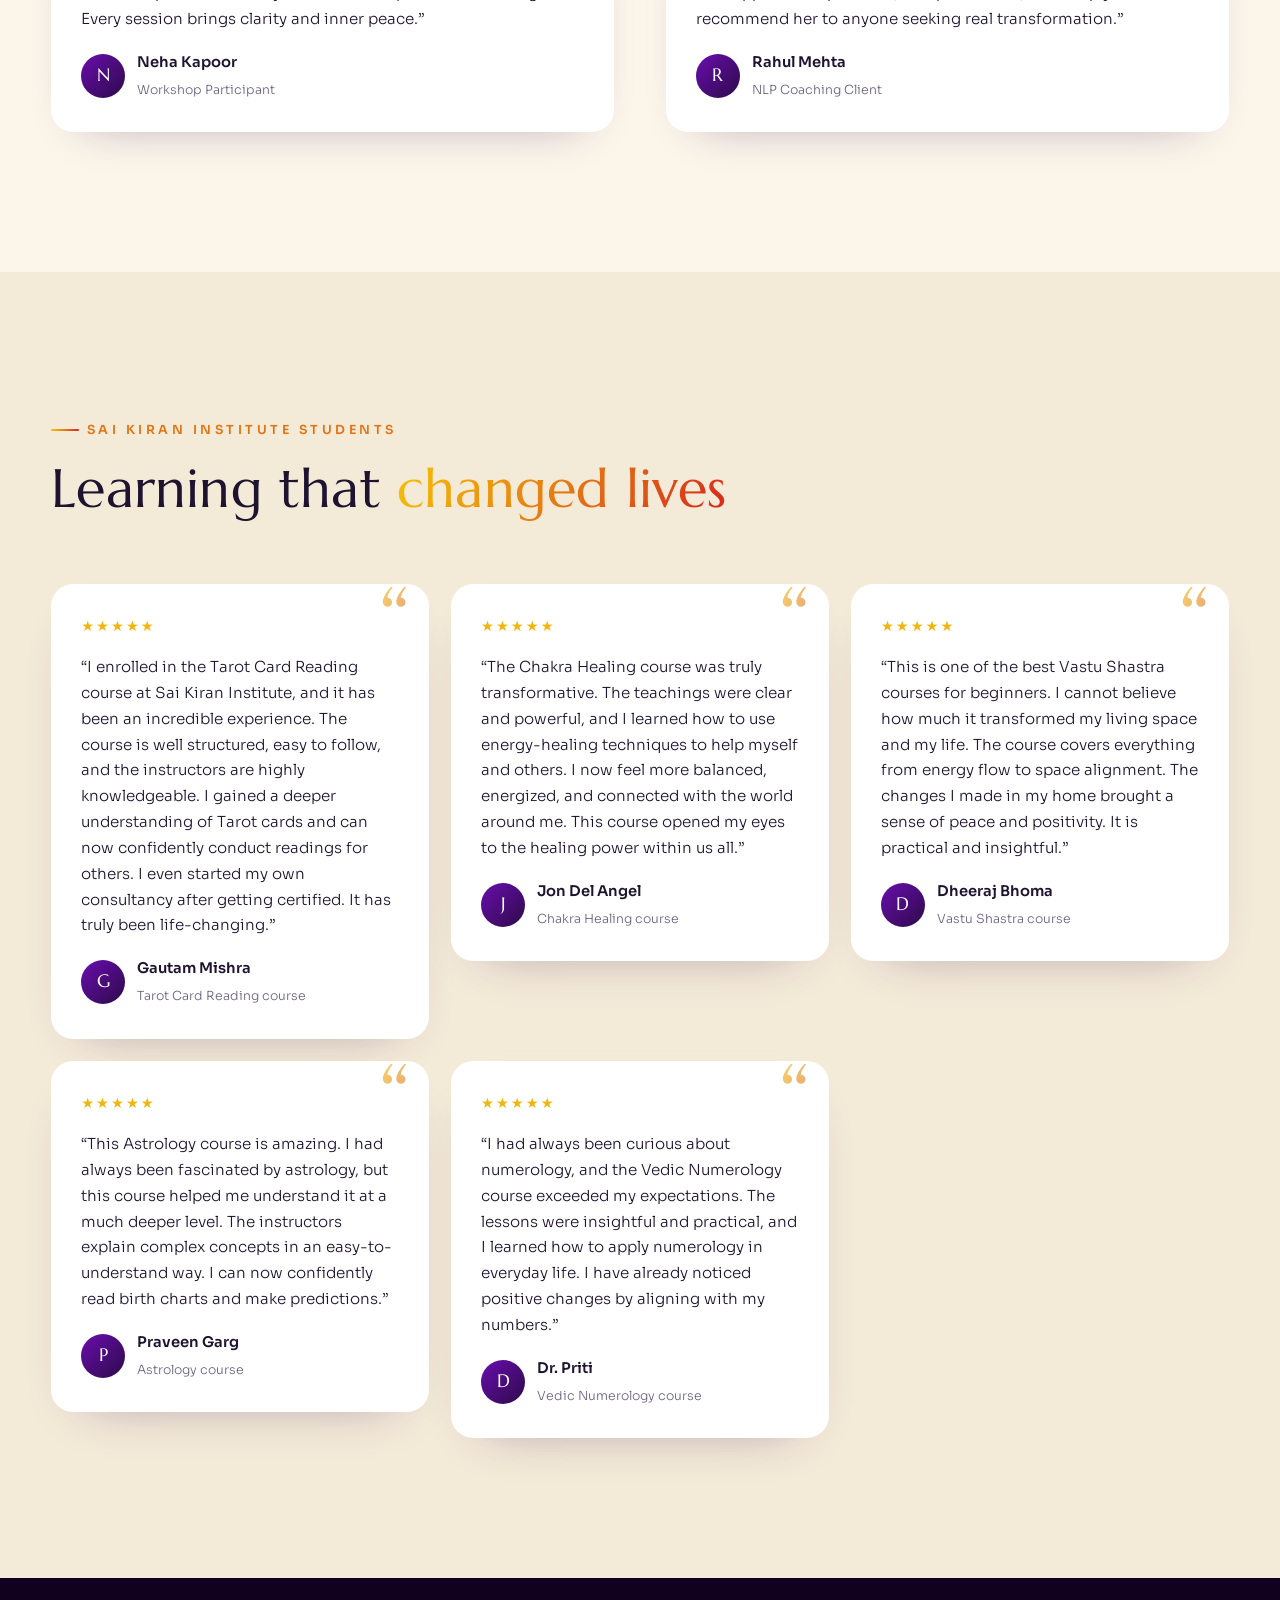
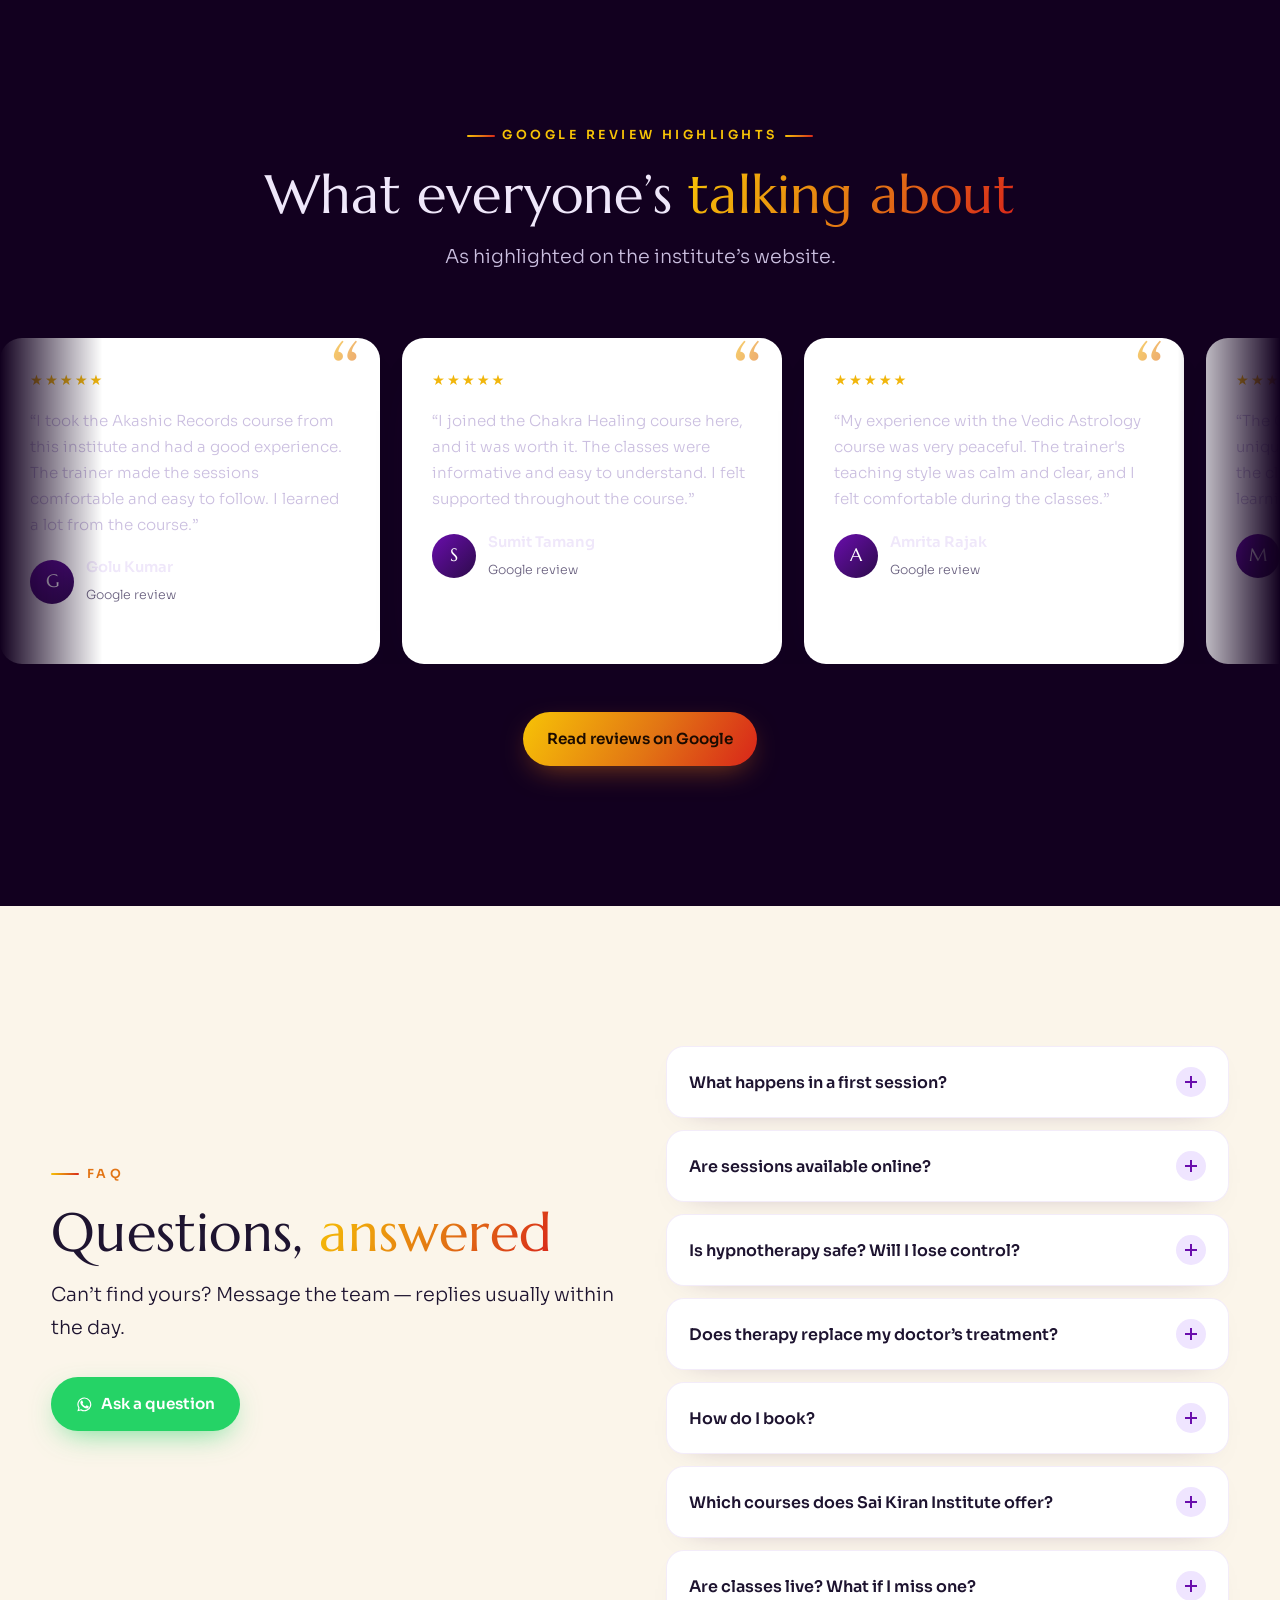
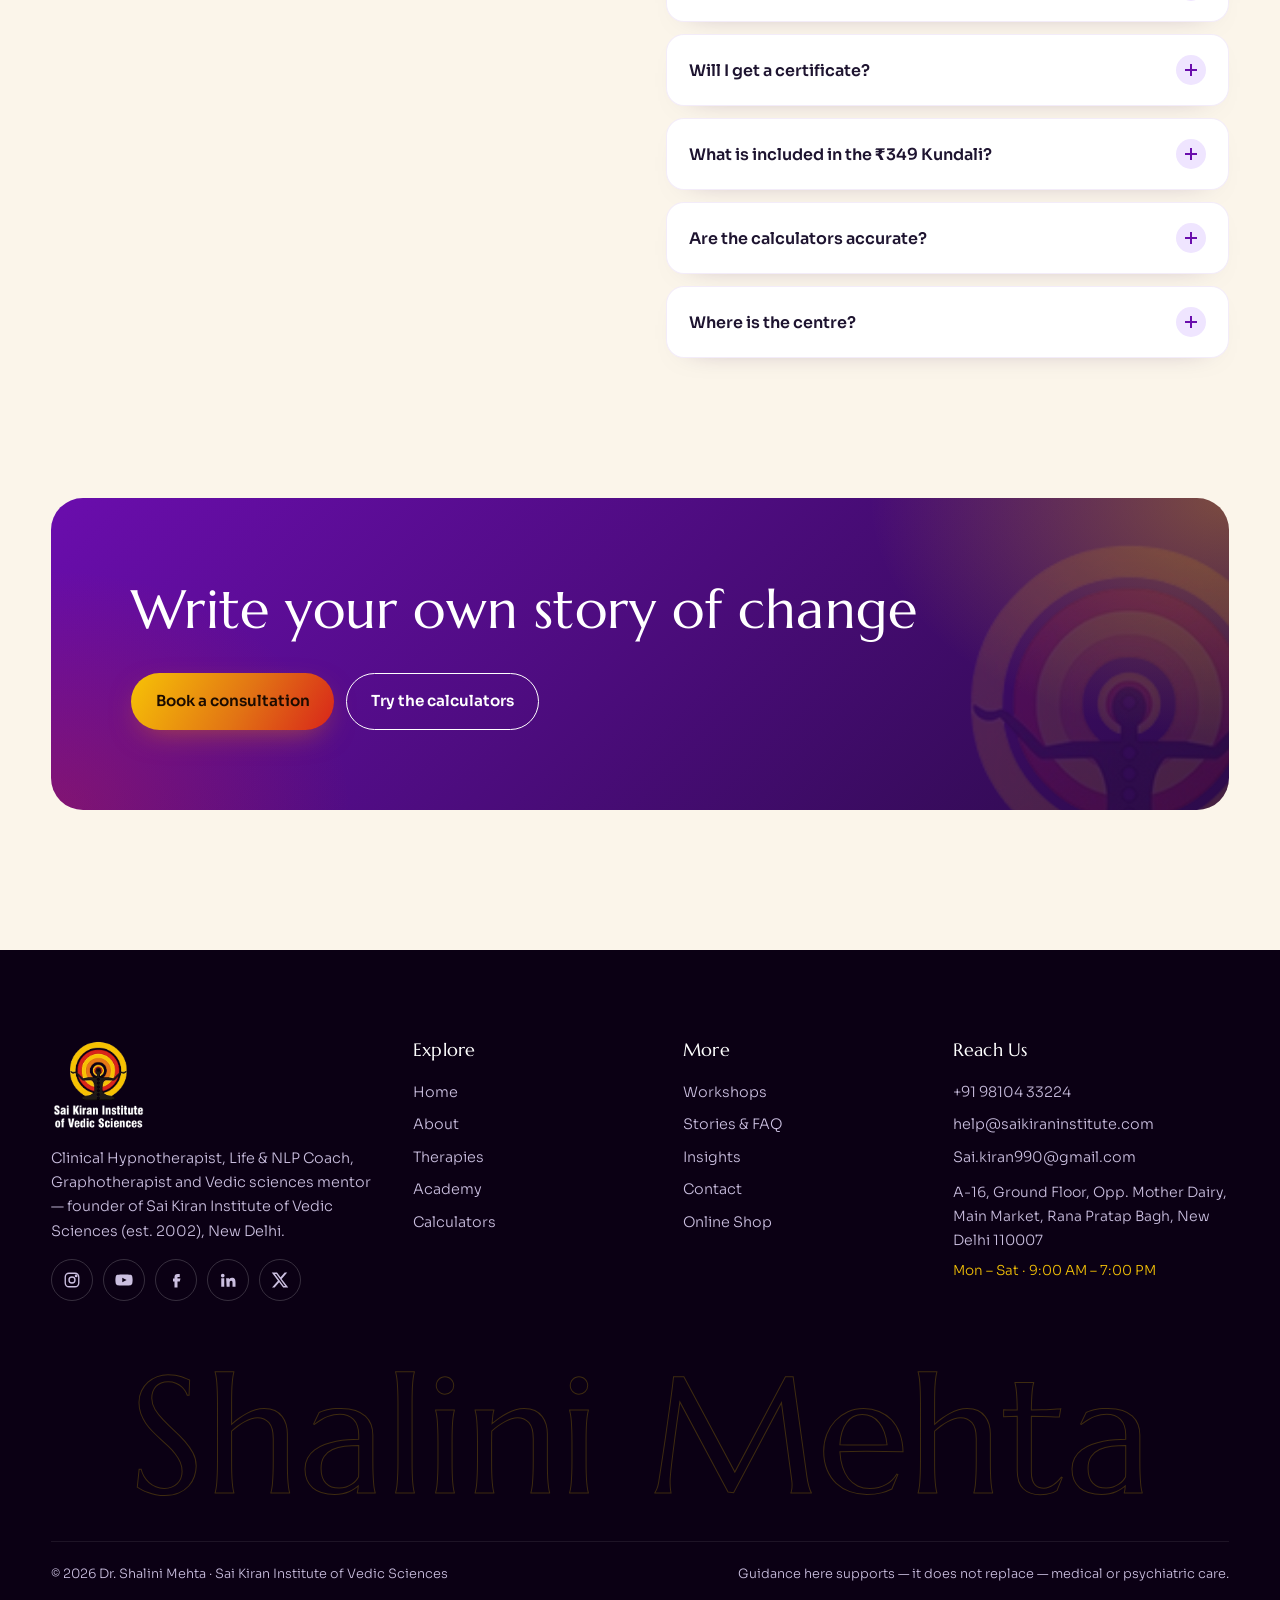
<file: testimonials.html>
<!doctype html><html lang="en"><head><meta charset="utf-8"><meta name="viewport" content="width=device-width,initial-scale=1,viewport-fit=cover">
<title>Testimonials & FAQ — Dr. Shalini Mehta & Sai Kiran Institute</title><meta name="description" content="Client and student testimonials published by Dr. Shalini Mehta and Sai Kiran Institute, Google review highlights and frequently asked questions."><meta name="theme-color" content="#12001f">
<meta property="og:title" content="Testimonials & FAQ — Dr. Shalini Mehta & Sai Kiran Institute"><meta property="og:description" content="Client and student testimonials published by Dr. Shalini Mehta and Sai Kiran Institute, Google review highlights and frequently asked questions."><meta property="og:image" content="img/p-desk.webp">
<link rel="icon" href="img/favicon.png"><link rel="preload" href="fonts/marcellus-400.woff2" as="font" type="font/woff2" crossorigin><link rel="stylesheet" href="css/style.css"></head>
<body><div id="loader"><div class="ld"><i></i><i></i><i></i><img src="img/emblem.png" alt=""><div class="ld-t">DR. SHALINI MEHTA</div><div class="ld-bar"><b></b></div></div></div>
<div id="curtain"><span></span><span></span><span></span><span></span><span></span></div><div id="prog"></div><div id="glow"></div>
<header class="hdr"><div class="wrap"><a href="index.html" class="brand"><img src="img/logo-light.png" alt="Sai Kiran Institute logo" width="271" height="256"><span>Dr. Shalini Mehta<small>Therapy · Coaching · Vedic Sciences</small></span></a>
<nav class="nav"><a href="index.html" class="">Home</a><a href="about.html" class="">About</a><a href="therapies.html" class="">Therapies</a><a href="academy.html" class="">Academy</a><a href="calculators.html" class="">Calculators</a><a href="workshops.html" class="">Workshops</a><a href="testimonials.html" class="on">Stories & FAQ</a><a href="insights.html" class="">Insights</a><a href="contact.html" class="">Contact</a></nav><a class="btn hb" href="contact.html">Book a Session</a><button class="burger" aria-label="Menu"><i></i><i></i><i></i></button></div></header>
<div class="mnav"><a class="l" href="index.html"><em>01</em>Home</a><a class="l" href="about.html"><em>02</em>About</a><a class="l" href="therapies.html"><em>03</em>Therapies</a><a class="l" href="academy.html"><em>04</em>Academy</a><a class="l" href="calculators.html"><em>05</em>Calculators</a><a class="l" href="workshops.html"><em>06</em>Workshops</a><a class="l" href="testimonials.html"><em>07</em>Stories & FAQ</a><a class="l" href="insights.html"><em>08</em>Insights</a><a class="l" href="contact.html"><em>09</em>Contact</a><div class="mc"><a class="btn wa" href="https://wa.me/919810433224" target="_blank" rel="noopener"><svg viewBox="0 0 24 24" fill="currentColor"><path d="M17.5 14.4c-.3-.1-1.7-.8-2-.9-.3-.1-.5-.1-.7.1-.2.3-.8.9-.9 1.1-.2.2-.3.2-.6.1-.3-.1-1.2-.5-2.3-1.4-.9-.8-1.4-1.7-1.6-2-.2-.3 0-.5.1-.6l.4-.5c.1-.2.2-.3.3-.5.1-.2 0-.4 0-.5l-.9-2.2c-.2-.6-.5-.5-.7-.5h-.6c-.2 0-.5.1-.8.4-.3.3-1 1-1 2.5s1.1 2.9 1.2 3.1c.1.2 2.1 3.2 5.1 4.5.7.3 1.3.5 1.7.6.7.2 1.4.2 1.9.1.6-.1 1.7-.7 1.9-1.4.2-.7.2-1.3.2-1.4-.1-.1-.3-.2-.6-.3zM12 2a10 10 0 0 0-8.6 15.1L2 22l5-1.3A10 10 0 1 0 12 2zm0 18.3c-1.5 0-3-.4-4.3-1.2l-.3-.2-3 .8.8-2.9-.2-.3A8.3 8.3 0 1 1 12 20.3z"/></svg> WhatsApp</a><a class="btn ghost" style="color:#fff" href="tel:+919810433224"><svg viewBox="0 0 24 24" fill="none" stroke="currentColor" stroke-width="1.6" stroke-linejoin="round"><path d="M5 3h4l2 5-2.5 1.5a11 11 0 0 0 6 6L16 13l5 2v4a2 2 0 0 1-2 2A16 16 0 0 1 3 5a2 2 0 0 1 2-2"/></svg> Call</a></div></div><main><section class="phero"><canvas id="stars"></canvas><svg class="wheel" viewBox="0 0 400 400" aria-hidden="true"><defs><linearGradient id="wg" x1="0" x2="1"><stop offset="0" stop-color="#f7c306"/><stop offset="1" stop-color="#e27414"/></linearGradient></defs><g fill="none" stroke="url(#wg)" stroke-width=".8" opacity=".9"><circle cx="200" cy="200" r="196"/><circle cx="200" cy="200" r="160"/><circle cx="200" cy="200" r="120" stroke-dasharray="2 6"/><circle cx="200" cy="200" r="60"/><line x1="360.0" y1="200.0" x2="396.0" y2="200.0"/><line x1="338.6" y1="280.0" x2="369.7" y2="298.0"/><line x1="280.0" y1="338.6" x2="298.0" y2="369.7"/><line x1="200.0" y1="360.0" x2="200.0" y2="396.0"/><line x1="120.0" y1="338.6" x2="102.0" y2="369.7"/><line x1="61.4" y1="280.0" x2="30.3" y2="298.0"/><line x1="40.0" y1="200.0" x2="4.0" y2="200.0"/><line x1="61.4" y1="120.0" x2="30.3" y2="102.0"/><line x1="120.0" y1="61.4" x2="102.0" y2="30.3"/><line x1="200.0" y1="40.0" x2="200.0" y2="4.0"/><line x1="280.0" y1="61.4" x2="298.0" y2="30.3"/><line x1="338.6" y1="120.0" x2="369.7" y2="102.0"/></g><g fill="#f7c306" font-size="18" text-anchor="middle" dominant-baseline="middle" opacity=".85"><text x="246.1" y="28.1">♈&#xFE0E;</text><text x="325.9" y="74.1">♉&#xFE0E;</text><text x="371.9" y="153.9">♊&#xFE0E;</text><text x="371.9" y="246.1">♋&#xFE0E;</text><text x="325.9" y="325.9">♌&#xFE0E;</text><text x="246.1" y="371.9">♍&#xFE0E;</text><text x="153.9" y="371.9">♎&#xFE0E;</text><text x="74.1" y="325.9">♏&#xFE0E;</text><text x="28.1" y="246.1">♐&#xFE0E;</text><text x="28.1" y="153.9">♑&#xFE0E;</text><text x="74.1" y="74.1">♒&#xFE0E;</text><text x="153.9" y="28.1">♓&#xFE0E;</text></g></svg><div class="wrap"><div class="crumb"><a href="index.html">Home</a> &nbsp;/&nbsp; Stories & FAQ</div><h1>Real words from <span class="gt">real people</span></h1><p class="lead" data-r data-d=".4">Testimonials as published on Dr. Shalini Mehta’s and Sai Kiran Institute’s websites — plus answers to the questions people ask most.</p></div></section>
<section class="sec plum"><div class="wrap"><div class="stats" data-stagger><div class="stat"><div class="num" data-count="4.9" data-suf="★">0</div><p>Google rating</p></div><div class="stat"><div class="num" data-count="943">0</div><p>Google reviews</p></div><div class="stat"><div class="num" data-count="100000" data-suf="+">0</div><p>People guided</p></div><div class="stat"><div class="num" data-count="15" data-suf="+">0</div><p>Countries</p></div></div></div></section>
<section class="sec"><div class="wrap"><div class="head"><div class="eyebrow">Therapy & coaching clients</div><h2>Healing, <span class="gt">in their words</span></h2></div><div class="g2" data-stagger style="align-items:stretch"><div class="tcard"><div class="stars">★★★★★</div><p class="mt1">“Dr. Shalini Mehta helped me overcome years of anxiety and self-doubt. Her guidance completely transformed my mindset and emotional health.”</p><div class="who"><div class="av">R</div><div><b>Ritika Sharma</b><small>Life Coaching Client</small></div></div></div><div class="tcard"><div class="stars">★★★★★</div><p class="mt1">“The hypnotherapy sessions were deeply healing. I feel calmer, more confident, and emotionally balanced than ever.”</p><div class="who"><div class="av">A</div><div><b>Amit Verma</b><small>Hypnotherapy Client</small></div></div></div><div class="tcard"><div class="stars">★★★★★</div><p class="mt1">“Workshops conducted by Dr. Shalini are powerful and insightful. Every session brings clarity and inner peace.”</p><div class="who"><div class="av">N</div><div><b>Neha Kapoor</b><small>Workshop Participant</small></div></div></div><div class="tcard"><div class="stars">★★★★★</div><p class="mt1">“Her approach is practical, compassionate, and deeply effective. I recommend her to anyone seeking real transformation.”</p><div class="who"><div class="av">R</div><div><b>Rahul Mehta</b><small>NLP Coaching Client</small></div></div></div></div></div></section>
<section class="sec cream2"><div class="wrap"><div class="head"><div class="eyebrow">Sai Kiran Institute students</div><h2>Learning that <span class="gt">changed lives</span></h2></div><div class="g3" data-stagger style="align-items:start"><div class="tcard"><div class="stars">★★★★★</div><p class="mt1">“I enrolled in the Tarot Card Reading course at Sai Kiran Institute, and it has been an incredible experience. The course is well structured, easy to follow, and the instructors are highly knowledgeable. I gained a deeper understanding of Tarot cards and can now confidently conduct readings for others. I even started my own consultancy after getting certified. It has truly been life-changing.”</p><div class="who"><div class="av">G</div><div><b>Gautam Mishra</b><small>Tarot Card Reading course</small></div></div></div><div class="tcard"><div class="stars">★★★★★</div><p class="mt1">“The Chakra Healing course was truly transformative. The teachings were clear and powerful, and I learned how to use energy-healing techniques to help myself and others. I now feel more balanced, energized, and connected with the world around me. This course opened my eyes to the healing power within us all.”</p><div class="who"><div class="av">J</div><div><b>Jon Del Angel</b><small>Chakra Healing course</small></div></div></div><div class="tcard"><div class="stars">★★★★★</div><p class="mt1">“This is one of the best Vastu Shastra courses for beginners. I cannot believe how much it transformed my living space and my life. The course covers everything from energy flow to space alignment. The changes I made in my home brought a sense of peace and positivity. It is practical and insightful.”</p><div class="who"><div class="av">D</div><div><b>Dheeraj Bhoma</b><small>Vastu Shastra course</small></div></div></div><div class="tcard"><div class="stars">★★★★★</div><p class="mt1">“This Astrology course is amazing. I had always been fascinated by astrology, but this course helped me understand it at a much deeper level. The instructors explain complex concepts in an easy-to-understand way. I can now confidently read birth charts and make predictions.”</p><div class="who"><div class="av">P</div><div><b>Praveen Garg</b><small>Astrology course</small></div></div></div><div class="tcard"><div class="stars">★★★★★</div><p class="mt1">“I had always been curious about numerology, and the Vedic Numerology course exceeded my expectations. The lessons were insightful and practical, and I learned how to apply numerology in everyday life. I have already noticed positive changes by aligning with my numbers.”</p><div class="who"><div class="av">D</div><div><b>Dr. Priti</b><small>Vedic Numerology course</small></div></div></div></div></div></section>
<section class="sec dark"><div class="wrap"><div class="head center"><div class="eyebrow">Google review highlights</div><h2>What everyone’s <span class="gt">talking about</span></h2><p class="lead">As highlighted on the institute’s website.</p></div></div><div class="tmarq"><div class="tr"><div class="tcard"><div class="stars">★★★★★</div><p class="mt1">“I took the Akashic Records course from this institute and had a good experience. The trainer made the sessions comfortable and easy to follow. I learned a lot from the course.”</p><div class="who"><div class="av">G</div><div><b>Golu Kumar</b><small>Google review</small></div></div></div><div class="tcard"><div class="stars">★★★★★</div><p class="mt1">“I joined the Chakra Healing course here, and it was worth it. The classes were informative and easy to understand. I felt supported throughout the course.”</p><div class="who"><div class="av">S</div><div><b>Sumit Tamang</b><small>Google review</small></div></div></div><div class="tcard"><div class="stars">★★★★★</div><p class="mt1">“My experience with the Vedic Astrology course was very peaceful. The trainer's teaching style was calm and clear, and I felt comfortable during the classes.”</p><div class="who"><div class="av">A</div><div><b>Amrita Rajak</b><small>Google review</small></div></div></div><div class="tcard"><div class="stars">★★★★★</div><p class="mt1">“The Crystal Healing course felt very unique. The teaching style was simple, the classes were engaging, and the learning experience was enjoyable.”</p><div class="who"><div class="av">M</div><div><b>Mukesh Kumar</b><small>Google review</small></div></div></div><div class="tcard"><div class="stars">★★★★★</div><p class="mt1">“I had a very nice experience with this institute.”</p><div class="who"><div class="av">R</div><div><b>Rinkey Kumari</b><small>Google review</small></div></div></div><div class="tcard"><div class="stars">★★★★★</div><p class="mt1">“I completed the Numerology course and really enjoyed it. The concepts were explained simply, making learning easy, interesting, and practical.”</p><div class="who"><div class="av">A</div><div><b>Anup Kumar Tiwari</b><small>Google review</small></div></div></div><div class="tcard"><div class="stars">★★★★★</div><p class="mt1">“I joined the Tarot Reading course and had a wonderful experience. The trainer explained every card meaning patiently, and I became more confident with every class.”</p><div class="who"><div class="av">R</div><div><b>Rahul Arya</b><small>Google review</small></div></div></div><div class="tcard"><div class="stars">★★★★★</div><p class="mt1">“My experience with the Reiki Healing course was excellent. The institute created a comfortable learning environment, and the trainer answered every question properly. I learned more than expected.”</p><div class="who"><div class="av">A</div><div><b>Anjali Kumari</b><small>Google review</small></div></div></div><div class="tcard"><div class="stars">★★★★★</div><p class="mt1">“I completed the Palmistry course and had a very good experience. Each topic was explained simply, making it easy to understand. I genuinely enjoyed the learning process.”</p><div class="who"><div class="av">R</div><div><b>Ravi Kumar</b><small>Google review</small></div></div></div><div class="tcard"><div class="stars">★★★★★</div><p class="mt1">“I joined the Numerology course, and it was worth it. The teaching was clear and very helpful.”</p><div class="who"><div class="av">S</div><div><b>Sanjana Rajak</b><small>Google review</small></div></div></div></div></div>
<div class="center mt3"><a class="btn" href="https://www.google.com/search?q=Sai+Kiran+Institute+of+Vedic+Sciences+reviews" target="_blank" rel="noopener">Read reviews on Google</a></div></section>
<section class="sec" id="faq"><div class="wrap g2" style="align-items:start"><div data-r="l" style="position:sticky;top:110px"><div class="eyebrow">FAQ</div><h2>Questions, <span class="gt">answered</span></h2><p class="lead">Can’t find yours? Message the team — replies usually within the day.</p><div class="btns"><a class="btn wa" href="https://wa.me/919810433224?text=Namaste%2C%20I%20have%20a%20question." target="_blank" rel="noopener"><svg viewBox="0 0 24 24" fill="currentColor"><path d="M17.5 14.4c-.3-.1-1.7-.8-2-.9-.3-.1-.5-.1-.7.1-.2.3-.8.9-.9 1.1-.2.2-.3.2-.6.1-.3-.1-1.2-.5-2.3-1.4-.9-.8-1.4-1.7-1.6-2-.2-.3 0-.5.1-.6l.4-.5c.1-.2.2-.3.3-.5.1-.2 0-.4 0-.5l-.9-2.2c-.2-.6-.5-.5-.7-.5h-.6c-.2 0-.5.1-.8.4-.3.3-1 1-1 2.5s1.1 2.9 1.2 3.1c.1.2 2.1 3.2 5.1 4.5.7.3 1.3.5 1.7.6.7.2 1.4.2 1.9.1.6-.1 1.7-.7 1.9-1.4.2-.7.2-1.3.2-1.4-.1-.1-.3-.2-.6-.3zM12 2a10 10 0 0 0-8.6 15.1L2 22l5-1.3A10 10 0 1 0 12 2zm0 18.3c-1.5 0-3-.4-4.3-1.2l-.3-.2-3 .8.8-2.9-.2-.3A8.3 8.3 0 1 1 12 20.3z"/></svg> Ask a question</a></div></div><div><div class="faq"><div class="qa" data-r><button>What happens in a first session?<i></i></button><div class="ans"><div><p>You share what you want to change; Dr. Shalini understands your history and goals, then suggests the right mix — hypnotherapy, NLP, coaching, graphotherapy or meditation — and a plan for the next sessions.</p></div></div></div><div class="qa" data-r><button>Are sessions available online?<i></i></button><div class="ans"><div><p>Yes. Sessions, workshops and courses run online as well as in person at Rana Pratap Bagh, New Delhi.</p></div></div></div><div class="qa" data-r><button>Is hypnotherapy safe? Will I lose control?<i></i></button><div class="ans"><div><p>Hypnotherapy is guided relaxation and focused attention. You stay aware throughout and cannot be made to do anything against your will.</p></div></div></div><div class="qa" data-r><button>Does therapy replace my doctor’s treatment?<i></i></button><div class="ans"><div><p>No. These therapies support well-being alongside medical care. Please continue any treatment prescribed by your doctor.</p></div></div></div><div class="qa" data-r><button>How do I book?<i></i></button><div class="ans"><div><p>Book a slot on Calendly, WhatsApp +91 98104 33224, or use the enquiry form on the Contact page.</p></div></div></div><div class="qa" data-r><button>Which courses does Sai Kiran Institute offer?<i></i></button><div class="ans"><div><p>21 courses including Vedic Astrology, KP Astrology, Lal Kitab, Nakshatra, Vedic & Lo Shu Numerology, Vastu Shastra, Tantra Vidya, Meditation and Breathwork — see the Academy page.</p></div></div></div><div class="qa" data-r><button>Are classes live? What if I miss one?<i></i></button><div class="ans"><div><p>Classes are 100% live (online and offline) and you get backup recordings with lifetime access.</p></div></div></div><div class="qa" data-r><button>Will I get a certificate?<i></i></button><div class="ans"><div><p>Yes — a professional, globally recognised certificate on completing any course, lifetime valid and shareable on LinkedIn.</p></div></div></div><div class="qa" data-r><button>What is included in the ₹349 Kundali?<i></i></button><div class="ans"><div><p>Rashi (D1) & Navamsha (D9) charts, Vimshottari Dasha timeline, dosha checks (Manglik, Sade Sati, Kaal Sarp), remedies and a free live consultation call.</p></div></div></div><div class="qa" data-r><button>Are the calculators accurate?<i></i></button><div class="ans"><div><p>They use the same classical Chaldean/Pythagorean methods as the institute’s own calculator. They give the numbers; a personal reading interprets them.</p></div></div></div><div class="qa" data-r><button>Where is the centre?<i></i></button><div class="ans"><div><p>A-16, Ground Floor, Opp. Mother Dairy, Main Market, Rana Pratap Bagh, New Delhi 110007. Mon–Sat, 9 AM – 7 PM.</p></div></div></div></div></div></div></section>
<section class="sec" style="padding-top:0"><div class="wrap"><div class="cta" data-r="z"><img class="em" src="img/emblem.png" alt=""><h2>Write your own story of change</h2><div class="btns"><a class="btn" href="contact.html">Book a consultation</a><a class="btn ghost" href="calculators.html">Try the calculators</a></div></div></div></section></main><footer class="ftr"><div class="wrap"><div class="g">
<div><img src="img/logo-light.png" alt="Sai Kiran Institute logo" style="height:90px;width:auto"><p class="mt1" style="font-size:.9rem">Clinical Hypnotherapist, Life &amp; NLP Coach, Graphotherapist and Vedic sciences mentor — founder of Sai Kiran Institute of Vedic Sciences (est. 2002), New Delhi.</p>
<div class="soc"><a href="https://www.instagram.com/drshalinimehta/" target="_blank" rel="noopener" aria-label="Instagram"><svg viewBox="0 0 24 24" fill="none" stroke="currentColor" stroke-width="1.8"><rect x="3" y="3" width="18" height="18" rx="5"/><circle cx="12" cy="12" r="4"/><circle cx="17.5" cy="6.5" r="1" fill="currentColor"/></svg></a><a href="https://www.youtube.com/@shalinimehta100" target="_blank" rel="noopener" aria-label="YouTube"><svg viewBox="0 0 24 24" fill="currentColor"><path d="M23 7.2a3 3 0 0 0-2.1-2.1C19 4.6 12 4.6 12 4.6s-7 0-8.9.5A3 3 0 0 0 1 7.2 31 31 0 0 0 .5 12a31 31 0 0 0 .5 4.8 3 3 0 0 0 2.1 2.1c1.9.5 8.9.5 8.9.5s7 0 8.9-.5a3 3 0 0 0 2.1-2.1 31 31 0 0 0 .5-4.8 31 31 0 0 0-.5-4.8zM9.7 15.1V8.9l5.8 3.1z"/></svg></a><a href="https://www.facebook.com/shalinimehtatherapy" target="_blank" rel="noopener" aria-label="Facebook"><svg viewBox="0 0 24 24" fill="currentColor"><path d="M14 8h3V4h-3a4 4 0 0 0-4 4v2H8v4h2v8h4v-8h3l1-4h-4V8z"/></svg></a><a href="https://www.linkedin.com/in/mindtransformationcoachdrshalinimehta" target="_blank" rel="noopener" aria-label="LinkedIn"><svg viewBox="0 0 24 24" fill="currentColor"><path d="M4.98 3.5a2.5 2.5 0 1 1 0 5 2.5 2.5 0 0 1 0-5zM3 9.5h4V21H3zM9.5 9.5h3.8v1.6h.1c.5-1 1.8-2 3.8-2 4 0 4.8 2.6 4.8 6V21h-4v-5.2c0-1.2 0-2.9-1.8-2.9s-2 1.4-2 2.8V21h-4z"/></svg></a><a href="https://x.com/DrShaliniMehta" target="_blank" rel="noopener" aria-label="X"><svg viewBox="0 0 24 24" fill="currentColor"><path d="M18.2 2h3.4l-7.4 8.5L23 22h-6.8l-5.3-7-6.1 7H1.4l7.9-9L1 2h7l4.8 6.4zm-1.2 18h1.9L7.1 4H5.1z"/></svg></a></div></div>
<div><h4>Explore</h4><a href="index.html">Home</a><a href="about.html">About</a><a href="therapies.html">Therapies</a><a href="academy.html">Academy</a><a href="calculators.html">Calculators</a></div>
<div><h4>More</h4><a href="workshops.html">Workshops</a><a href="testimonials.html">Stories & FAQ</a><a href="insights.html">Insights</a><a href="contact.html">Contact</a><a href="https://searchy.in/shop/saikiran-institute" target="_blank" rel="noopener">Online Shop</a></div>
<div><h4>Reach Us</h4><a href="tel:+919810433224">+91 98104 33224</a><a href="mailto:help@saikiraninstitute.com">help@saikiraninstitute.com</a><a href="mailto:Sai.kiran990@gmail.com">Sai.kiran990@gmail.com</a><p style="font-size:.88rem;margin-top:8px">A-16, Ground Floor, Opp. Mother Dairy, Main Market, Rana Pratap Bagh, New Delhi 110007</p><p style="font-size:.85rem;margin-top:6px;color:var(--gold)">Mon – Sat · 9:00 AM – 7:00 PM</p></div>
</div><div class="big">Shalini Mehta</div>
<div class="bot"><span>© 2026 Dr. Shalini Mehta · Sai Kiran Institute of Vedic Sciences</span><span>Guidance here supports — it does not replace — medical or psychiatric care.</span></div></div></footer>
<a class="fwa" href="https://wa.me/919810433224?text=Namaste%20Dr.%20Shalini%2C%20I%20would%20like%20to%20know%20more." target="_blank" rel="noopener" aria-label="WhatsApp"><svg viewBox="0 0 24 24" fill="currentColor"><path d="M17.5 14.4c-.3-.1-1.7-.8-2-.9-.3-.1-.5-.1-.7.1-.2.3-.8.9-.9 1.1-.2.2-.3.2-.6.1-.3-.1-1.2-.5-2.3-1.4-.9-.8-1.4-1.7-1.6-2-.2-.3 0-.5.1-.6l.4-.5c.1-.2.2-.3.3-.5.1-.2 0-.4 0-.5l-.9-2.2c-.2-.6-.5-.5-.7-.5h-.6c-.2 0-.5.1-.8.4-.3.3-1 1-1 2.5s1.1 2.9 1.2 3.1c.1.2 2.1 3.2 5.1 4.5.7.3 1.3.5 1.7.6.7.2 1.4.2 1.9.1.6-.1 1.7-.7 1.9-1.4.2-.7.2-1.3.2-1.4-.1-.1-.3-.2-.6-.3zM12 2a10 10 0 0 0-8.6 15.1L2 22l5-1.3A10 10 0 1 0 12 2zm0 18.3c-1.5 0-3-.4-4.3-1.2l-.3-.2-3 .8.8-2.9-.2-.3A8.3 8.3 0 1 1 12 20.3z"/></svg></a><button class="totop" aria-label="Back to top">↑</button>
<div id="lb"><button aria-label="Close">×</button><img alt=""></div><script src="js/main.js"></script></body></html>
</file>
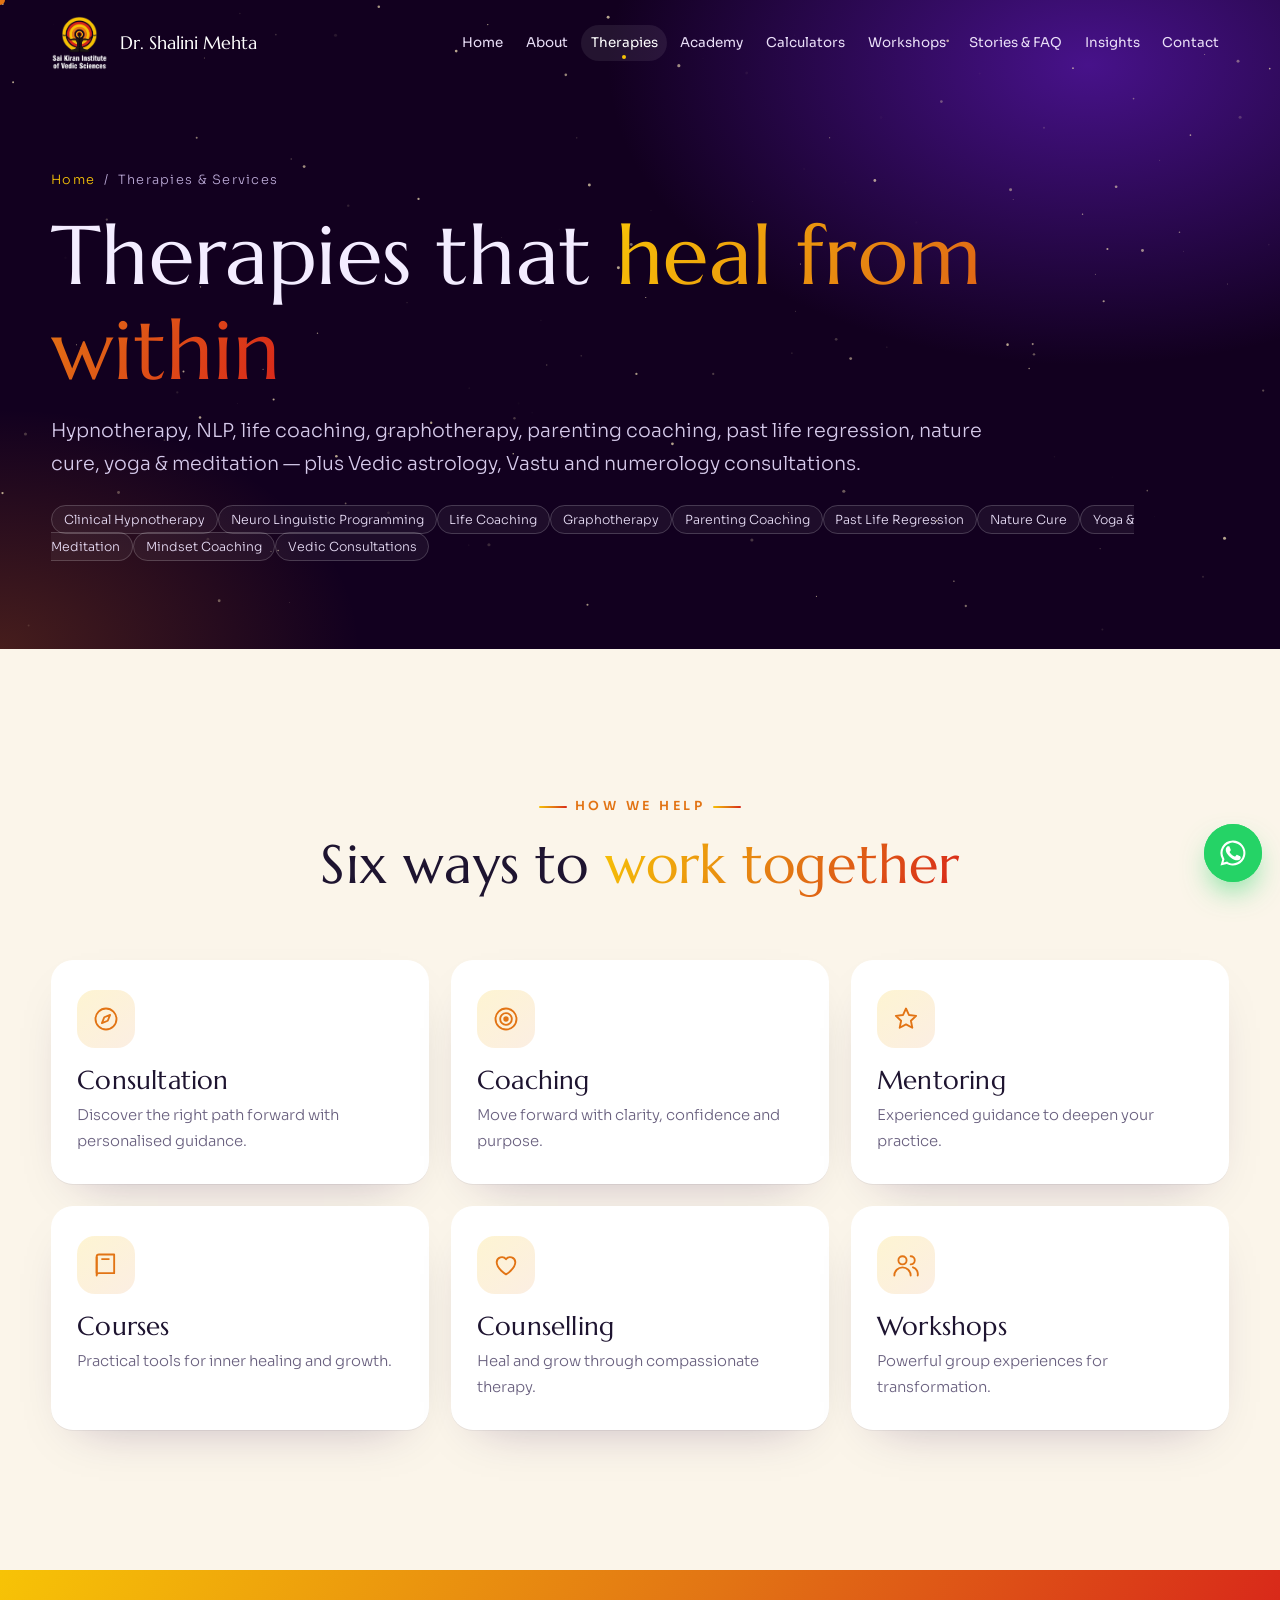
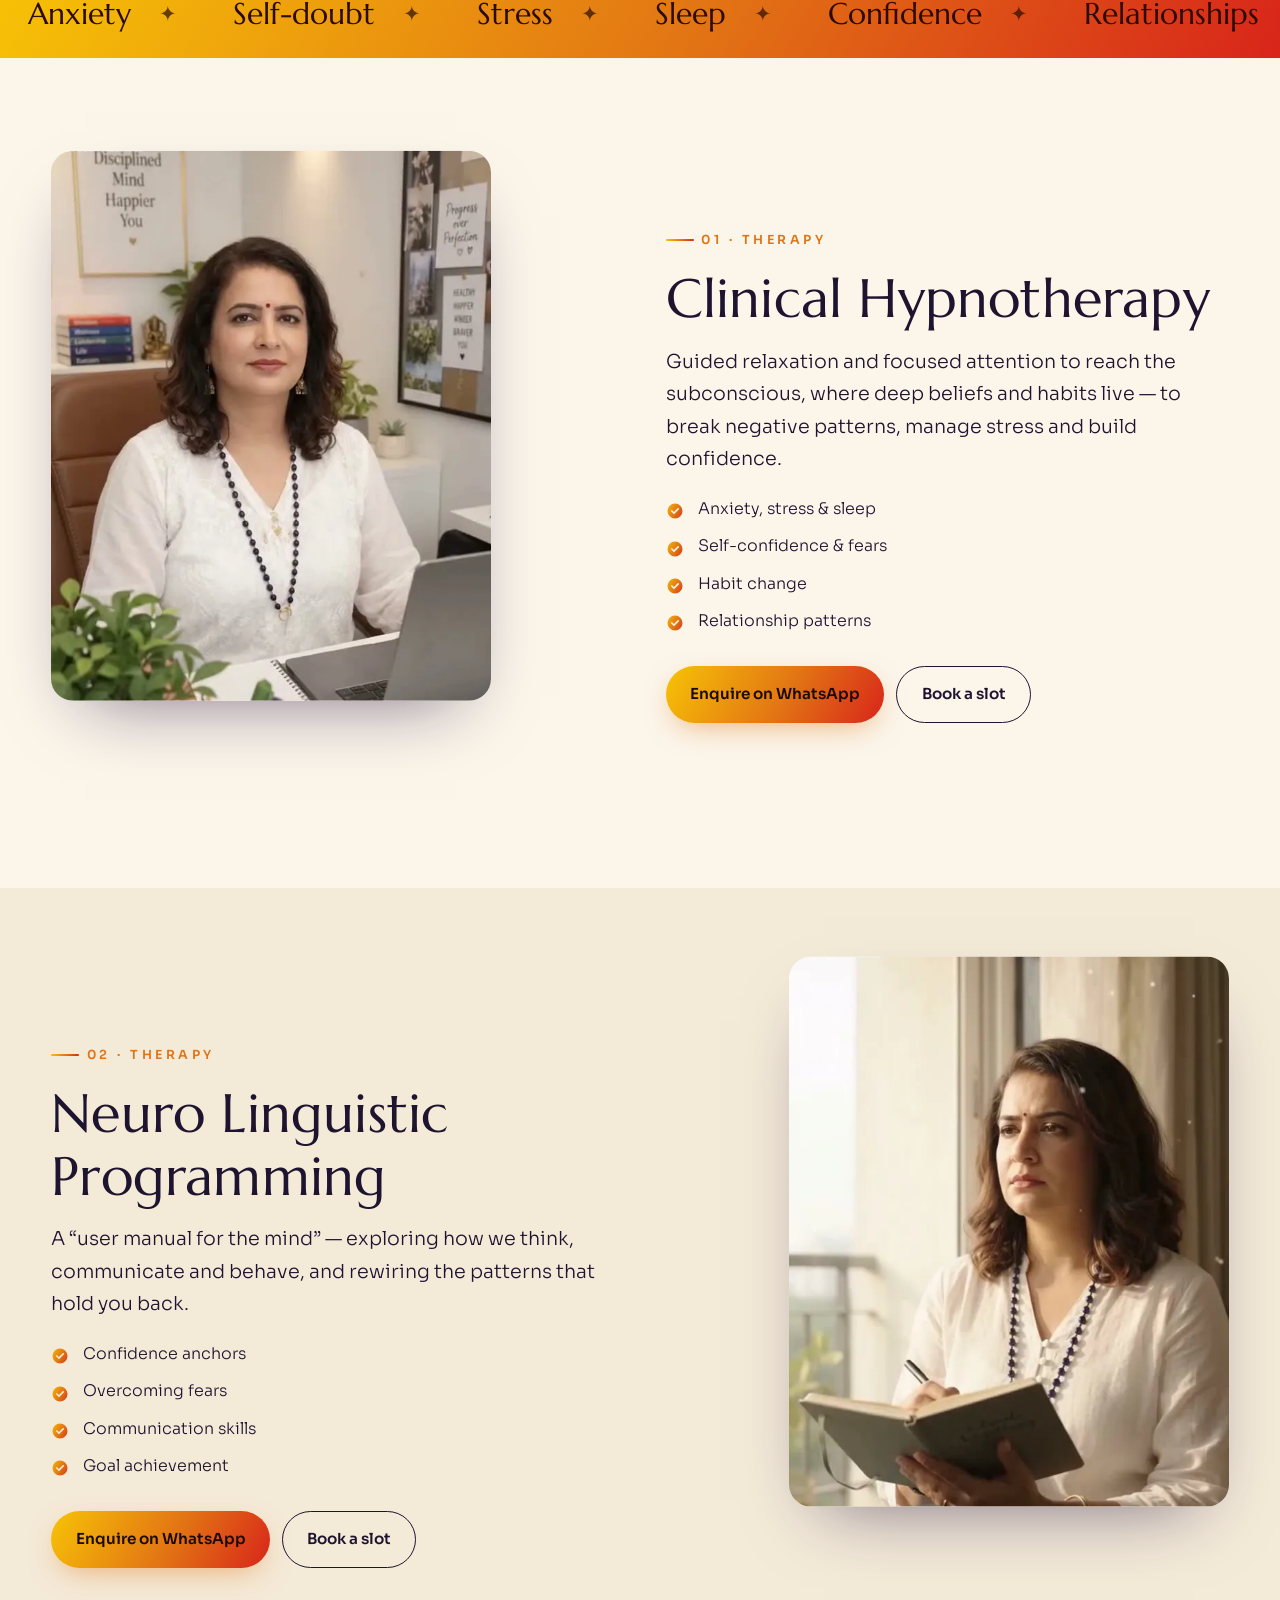
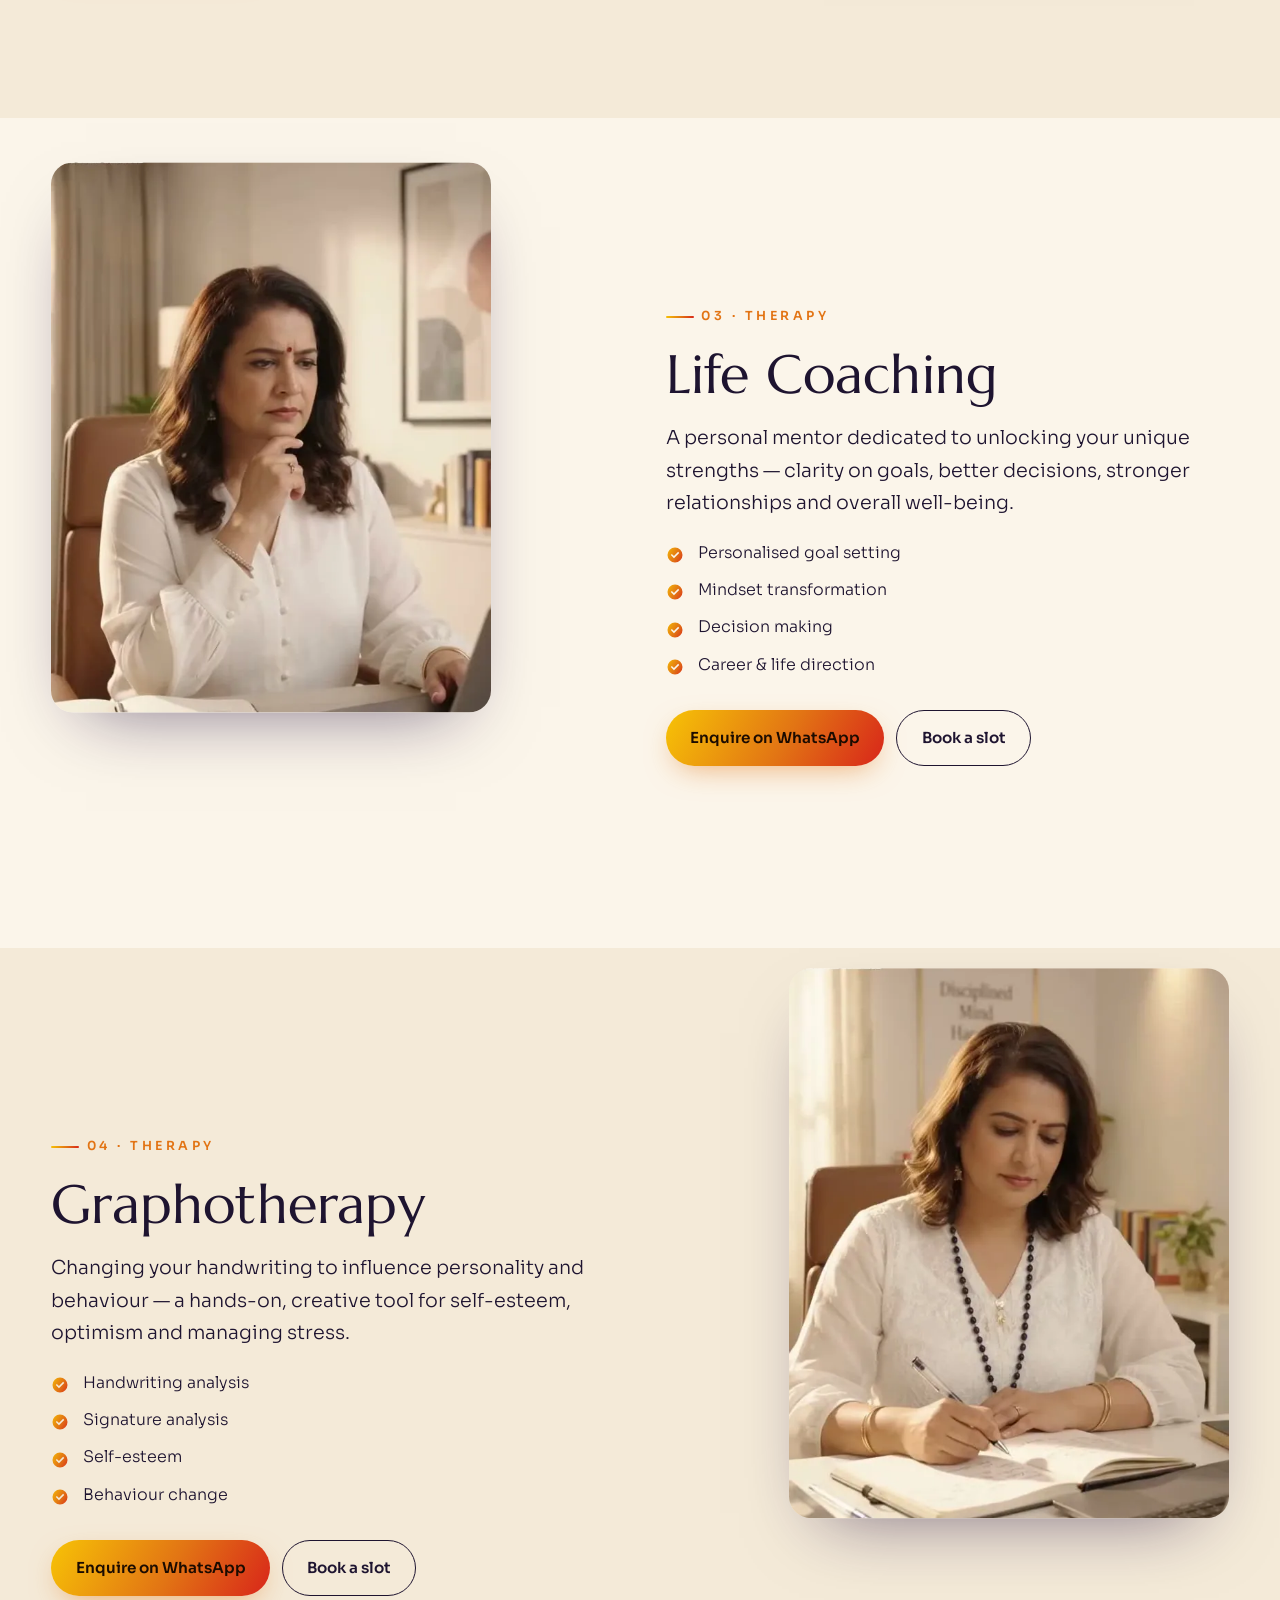
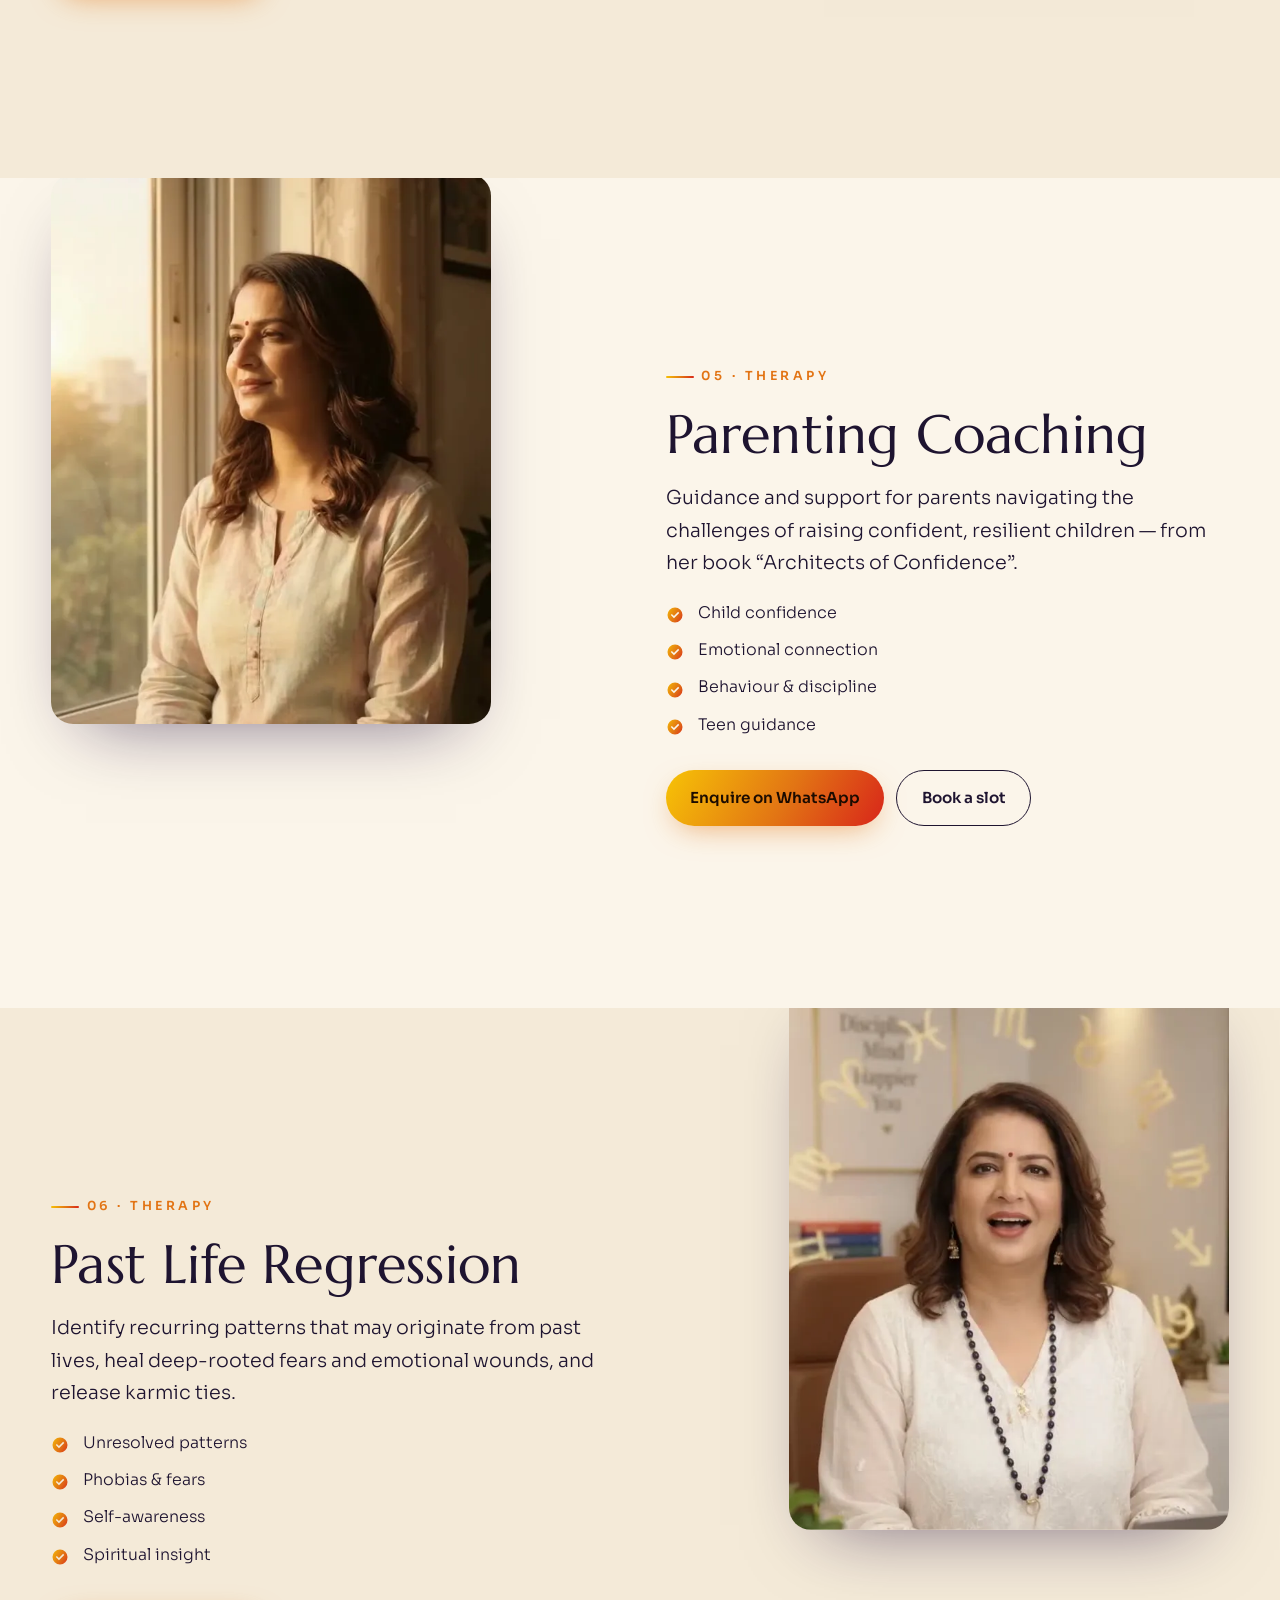
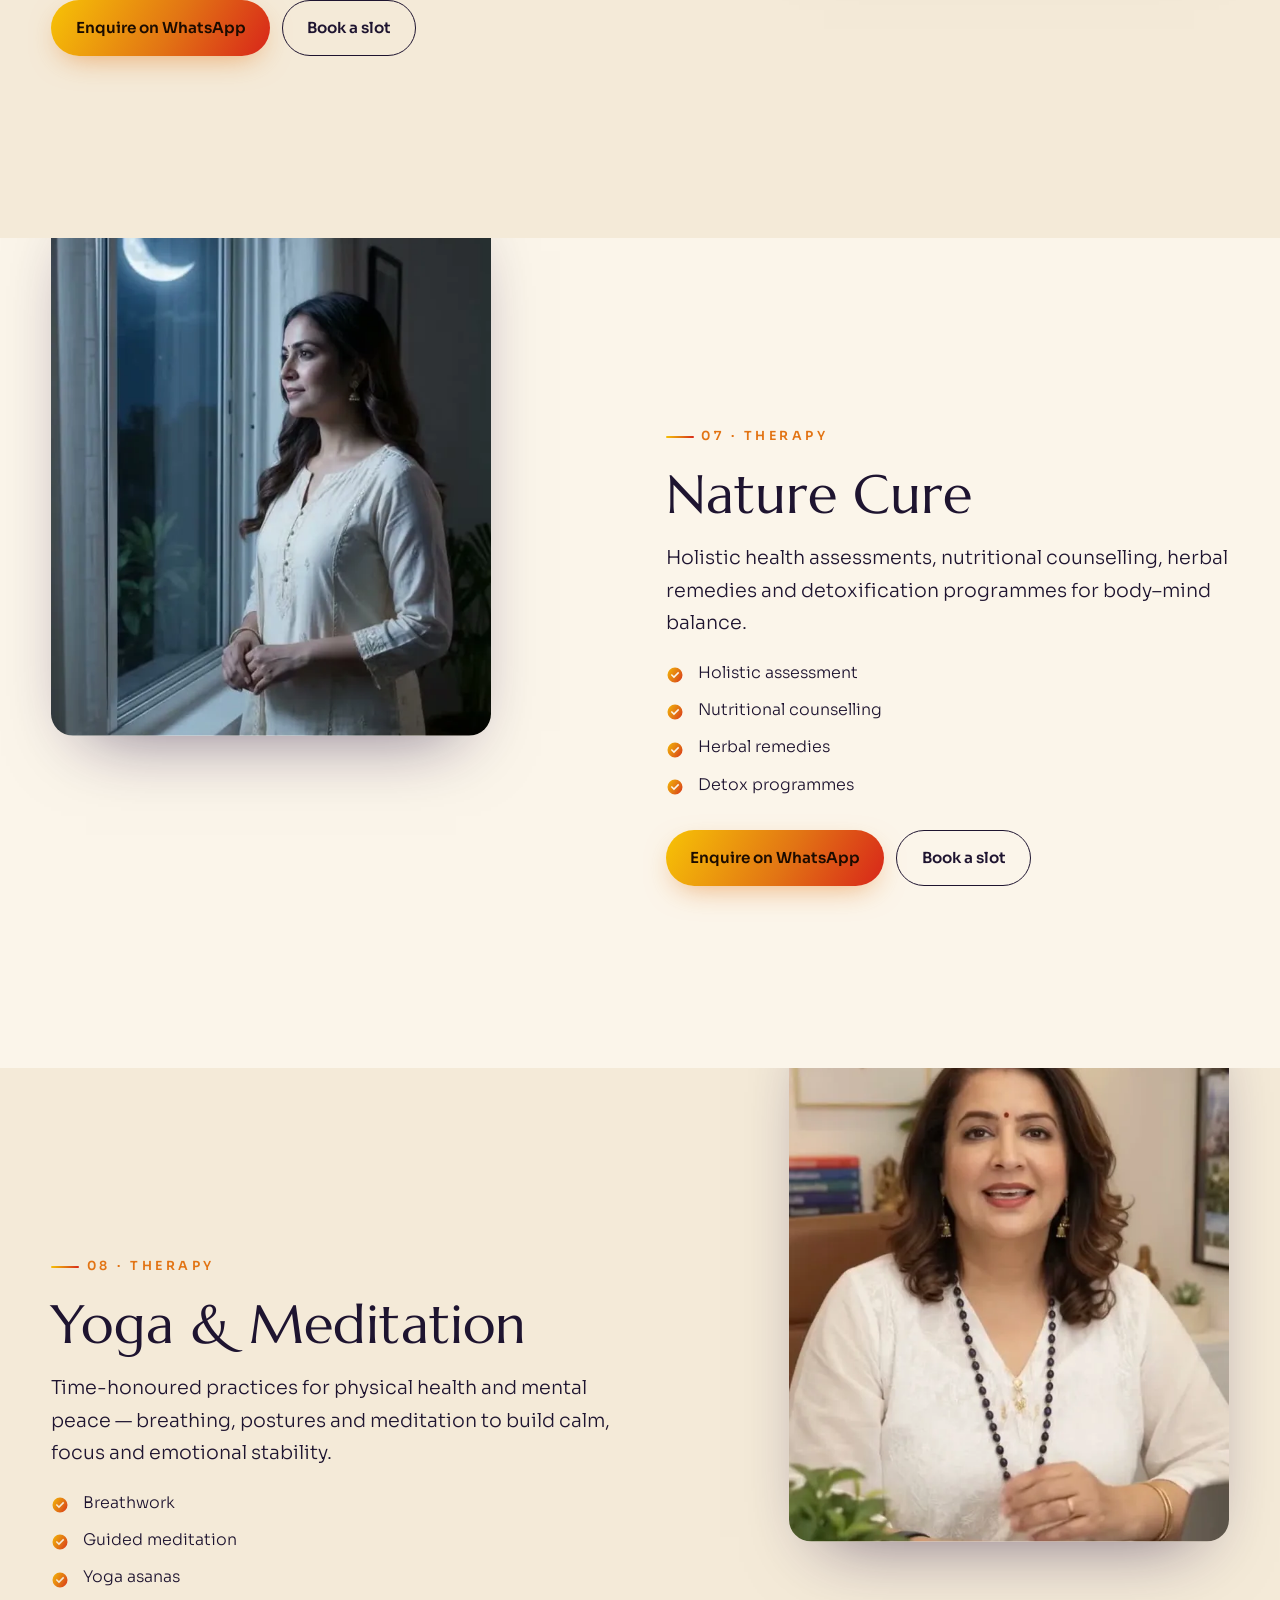
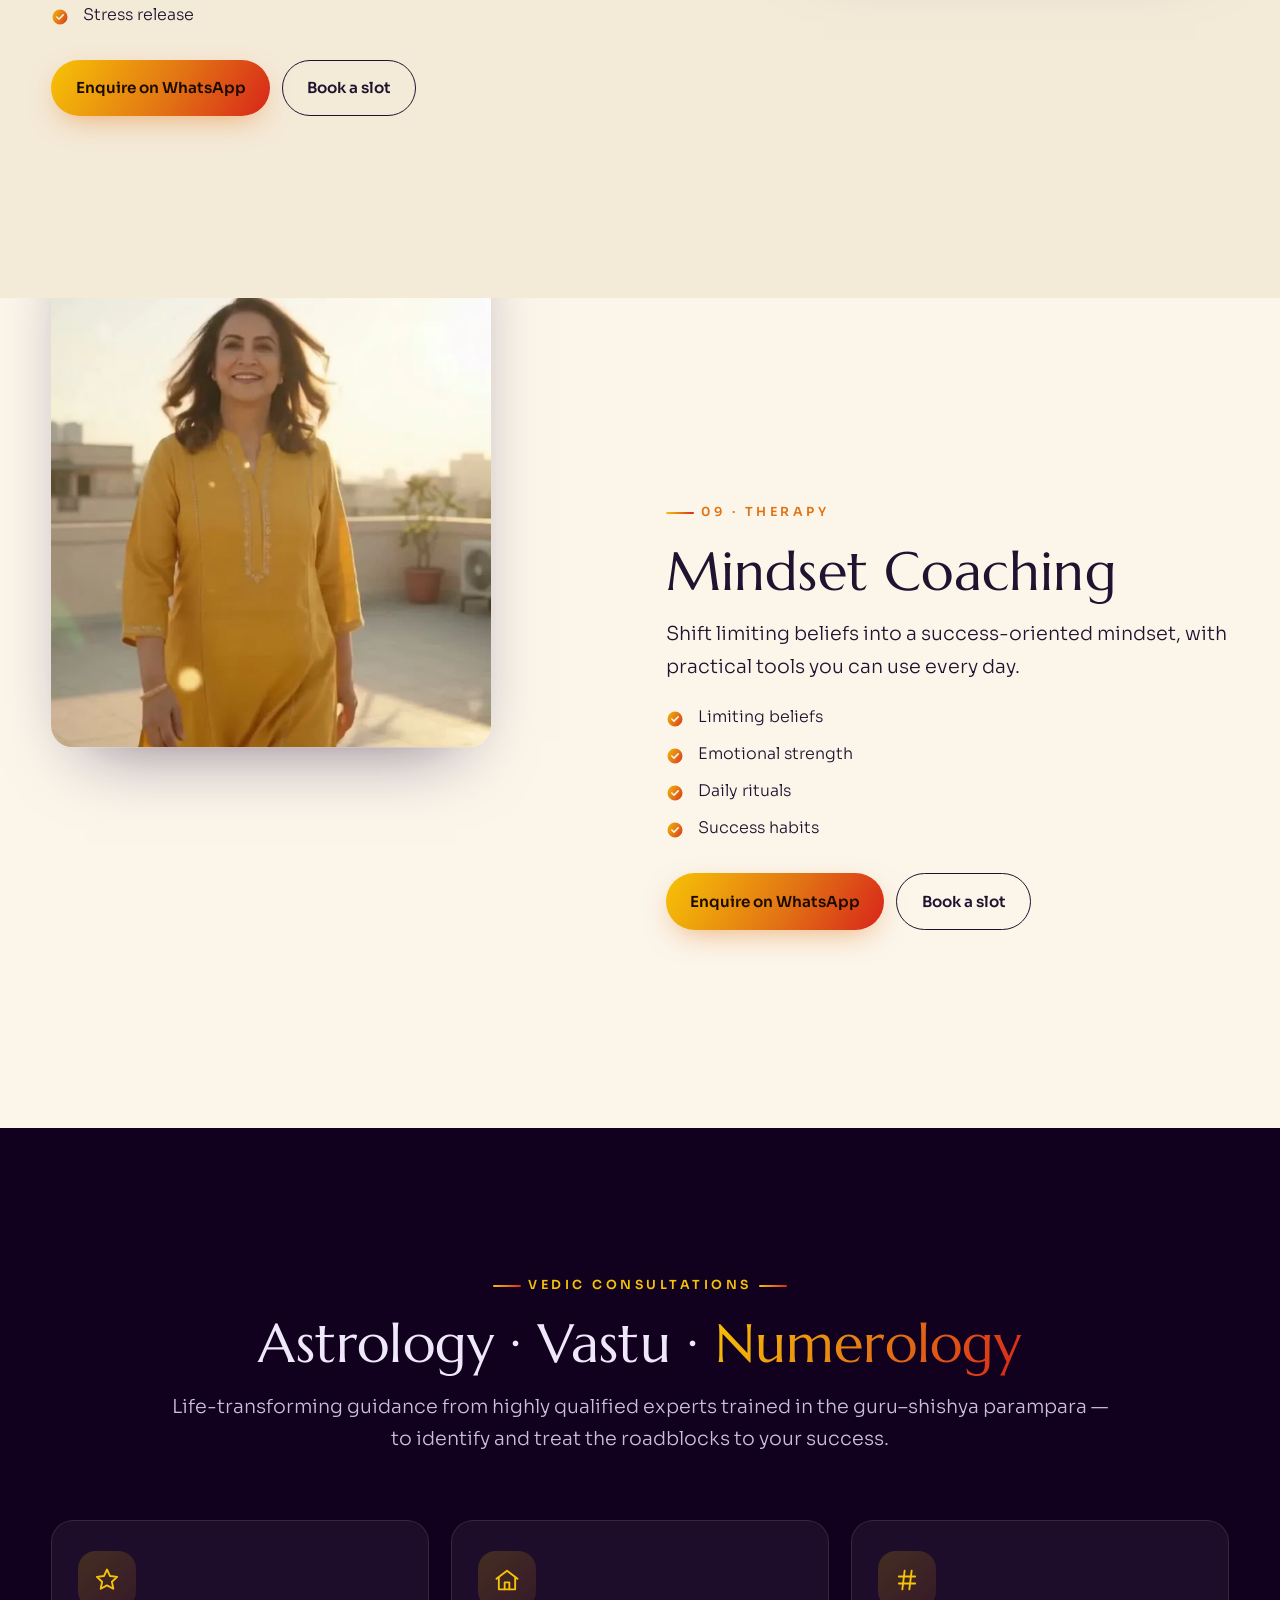
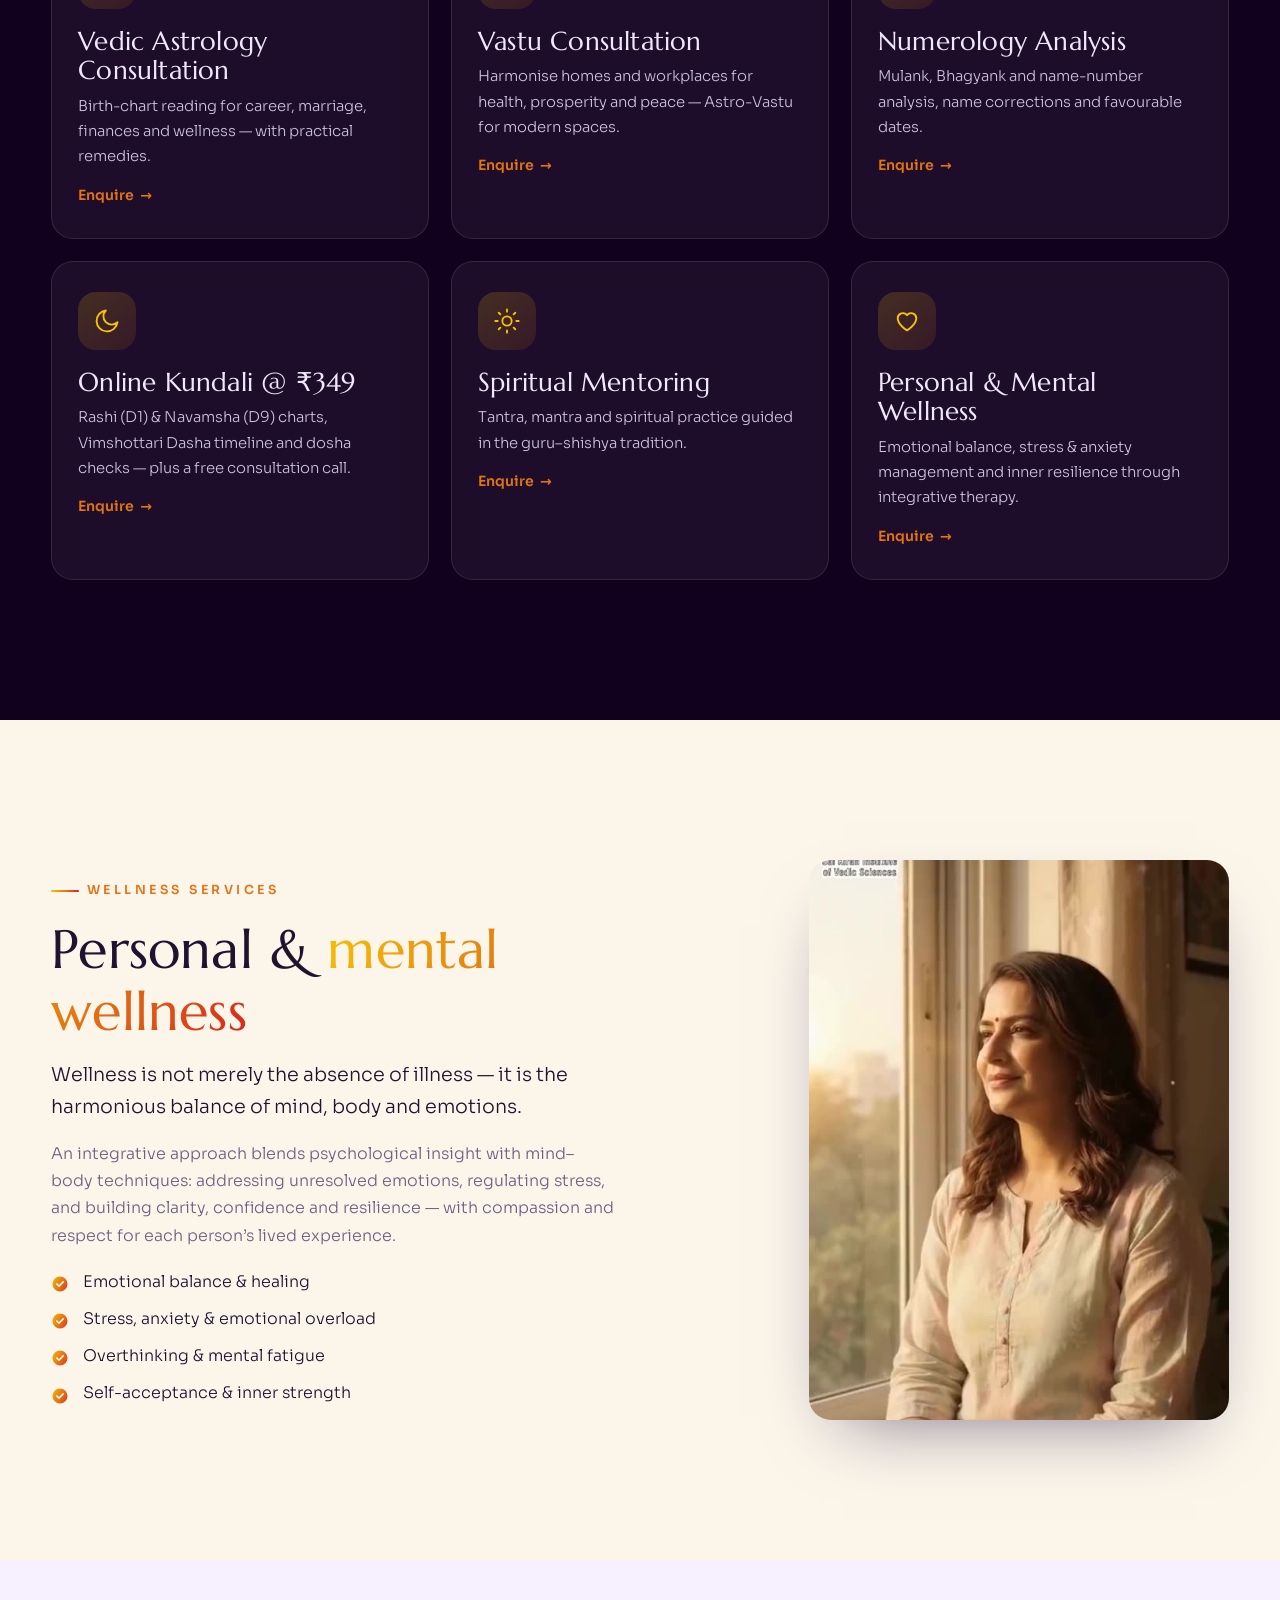
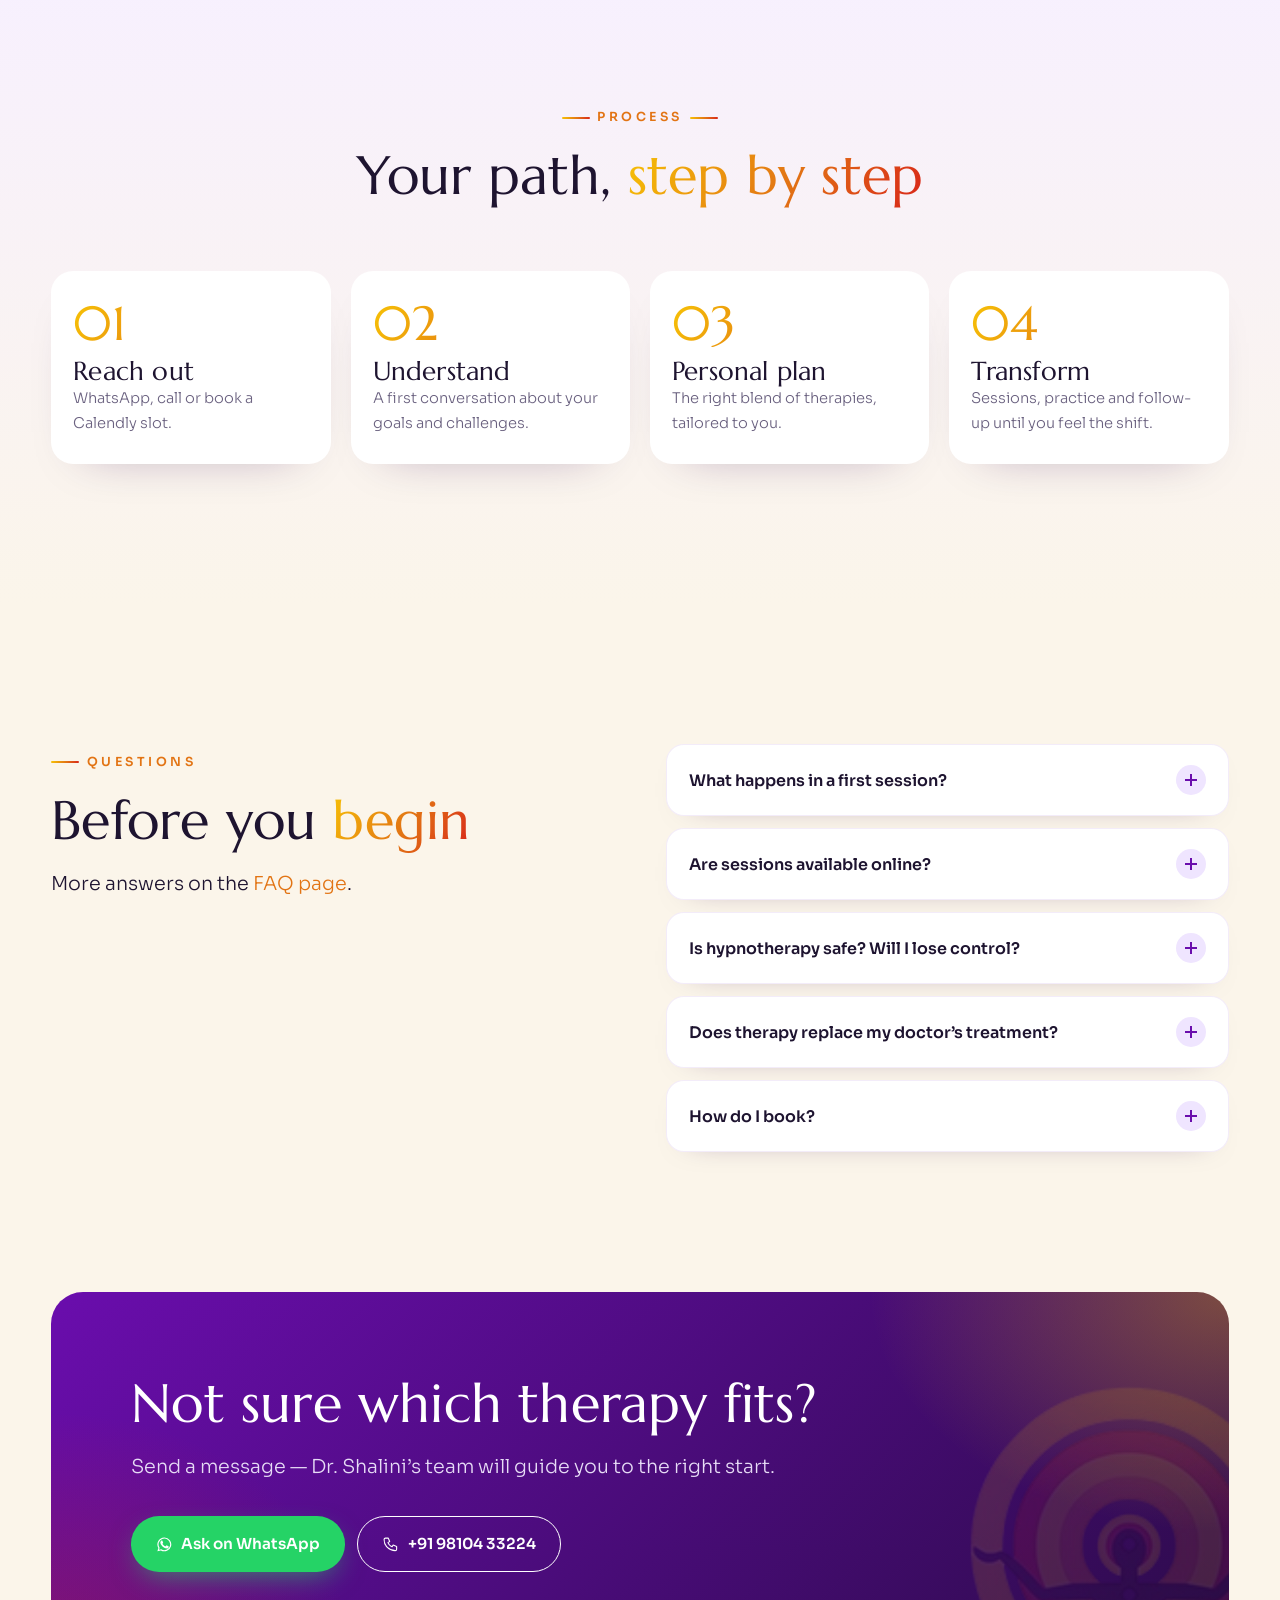
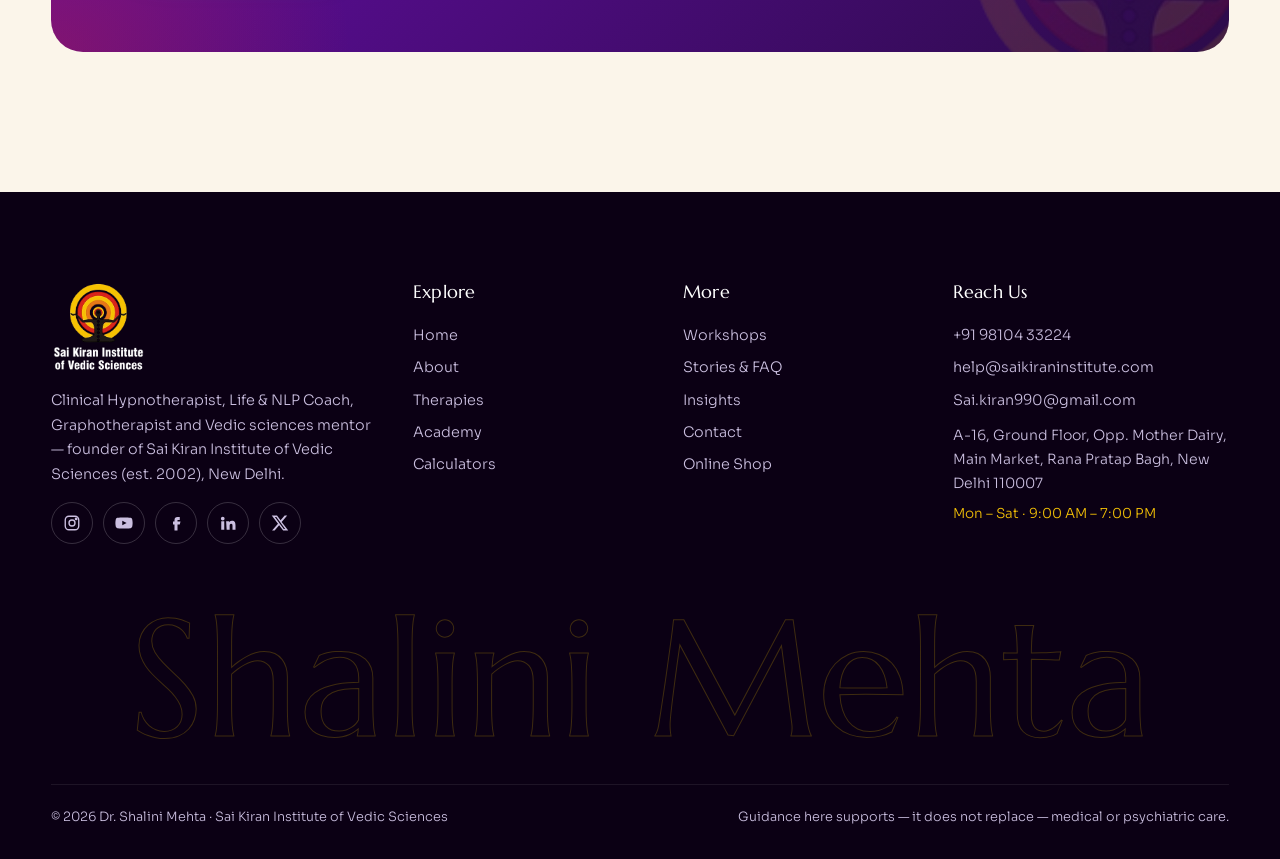
<file: therapies.html>
<!doctype html><html lang="en"><head><meta charset="utf-8"><meta name="viewport" content="width=device-width,initial-scale=1,viewport-fit=cover">
<title>Therapies — Hypnotherapy, NLP, Life Coaching & More | Dr. Shalini Mehta</title><meta name="description" content="Clinical hypnotherapy, NLP, life coaching, graphotherapy, parenting coaching, past life regression, nature cure, yoga, meditation and Vedic consultations."><meta name="theme-color" content="#12001f">
<meta property="og:title" content="Therapies — Hypnotherapy, NLP, Life Coaching & More | Dr. Shalini Mehta"><meta property="og:description" content="Clinical hypnotherapy, NLP, life coaching, graphotherapy, parenting coaching, past life regression, nature cure, yoga, meditation and Vedic consultations."><meta property="og:image" content="img/p-desk.webp">
<link rel="icon" href="img/favicon.png"><link rel="preload" href="fonts/marcellus-400.woff2" as="font" type="font/woff2" crossorigin><link rel="stylesheet" href="css/style.css"></head>
<body><div id="loader"><div class="ld"><i></i><i></i><i></i><img src="img/emblem.png" alt=""><div class="ld-t">DR. SHALINI MEHTA</div><div class="ld-bar"><b></b></div></div></div>
<div id="curtain"><span></span><span></span><span></span><span></span><span></span></div><div id="prog"></div><div id="glow"></div>
<header class="hdr"><div class="wrap"><a href="index.html" class="brand"><img src="img/logo-light.png" alt="Sai Kiran Institute logo" width="271" height="256"><span>Dr. Shalini Mehta<small>Therapy · Coaching · Vedic Sciences</small></span></a>
<nav class="nav"><a href="index.html" class="">Home</a><a href="about.html" class="">About</a><a href="therapies.html" class="on">Therapies</a><a href="academy.html" class="">Academy</a><a href="calculators.html" class="">Calculators</a><a href="workshops.html" class="">Workshops</a><a href="testimonials.html" class="">Stories & FAQ</a><a href="insights.html" class="">Insights</a><a href="contact.html" class="">Contact</a></nav><a class="btn hb" href="contact.html">Book a Session</a><button class="burger" aria-label="Menu"><i></i><i></i><i></i></button></div></header>
<div class="mnav"><a class="l" href="index.html"><em>01</em>Home</a><a class="l" href="about.html"><em>02</em>About</a><a class="l" href="therapies.html"><em>03</em>Therapies</a><a class="l" href="academy.html"><em>04</em>Academy</a><a class="l" href="calculators.html"><em>05</em>Calculators</a><a class="l" href="workshops.html"><em>06</em>Workshops</a><a class="l" href="testimonials.html"><em>07</em>Stories & FAQ</a><a class="l" href="insights.html"><em>08</em>Insights</a><a class="l" href="contact.html"><em>09</em>Contact</a><div class="mc"><a class="btn wa" href="https://wa.me/919810433224" target="_blank" rel="noopener"><svg viewBox="0 0 24 24" fill="currentColor"><path d="M17.5 14.4c-.3-.1-1.7-.8-2-.9-.3-.1-.5-.1-.7.1-.2.3-.8.9-.9 1.1-.2.2-.3.2-.6.1-.3-.1-1.2-.5-2.3-1.4-.9-.8-1.4-1.7-1.6-2-.2-.3 0-.5.1-.6l.4-.5c.1-.2.2-.3.3-.5.1-.2 0-.4 0-.5l-.9-2.2c-.2-.6-.5-.5-.7-.5h-.6c-.2 0-.5.1-.8.4-.3.3-1 1-1 2.5s1.1 2.9 1.2 3.1c.1.2 2.1 3.2 5.1 4.5.7.3 1.3.5 1.7.6.7.2 1.4.2 1.9.1.6-.1 1.7-.7 1.9-1.4.2-.7.2-1.3.2-1.4-.1-.1-.3-.2-.6-.3zM12 2a10 10 0 0 0-8.6 15.1L2 22l5-1.3A10 10 0 1 0 12 2zm0 18.3c-1.5 0-3-.4-4.3-1.2l-.3-.2-3 .8.8-2.9-.2-.3A8.3 8.3 0 1 1 12 20.3z"/></svg> WhatsApp</a><a class="btn ghost" style="color:#fff" href="tel:+919810433224"><svg viewBox="0 0 24 24" fill="none" stroke="currentColor" stroke-width="1.6" stroke-linejoin="round"><path d="M5 3h4l2 5-2.5 1.5a11 11 0 0 0 6 6L16 13l5 2v4a2 2 0 0 1-2 2A16 16 0 0 1 3 5a2 2 0 0 1 2-2"/></svg> Call</a></div></div><main><section class="phero"><canvas id="stars"></canvas><svg class="wheel" viewBox="0 0 400 400" aria-hidden="true"><defs><linearGradient id="wg" x1="0" x2="1"><stop offset="0" stop-color="#f7c306"/><stop offset="1" stop-color="#e27414"/></linearGradient></defs><g fill="none" stroke="url(#wg)" stroke-width=".8" opacity=".9"><circle cx="200" cy="200" r="196"/><circle cx="200" cy="200" r="160"/><circle cx="200" cy="200" r="120" stroke-dasharray="2 6"/><circle cx="200" cy="200" r="60"/><line x1="360.0" y1="200.0" x2="396.0" y2="200.0"/><line x1="338.6" y1="280.0" x2="369.7" y2="298.0"/><line x1="280.0" y1="338.6" x2="298.0" y2="369.7"/><line x1="200.0" y1="360.0" x2="200.0" y2="396.0"/><line x1="120.0" y1="338.6" x2="102.0" y2="369.7"/><line x1="61.4" y1="280.0" x2="30.3" y2="298.0"/><line x1="40.0" y1="200.0" x2="4.0" y2="200.0"/><line x1="61.4" y1="120.0" x2="30.3" y2="102.0"/><line x1="120.0" y1="61.4" x2="102.0" y2="30.3"/><line x1="200.0" y1="40.0" x2="200.0" y2="4.0"/><line x1="280.0" y1="61.4" x2="298.0" y2="30.3"/><line x1="338.6" y1="120.0" x2="369.7" y2="102.0"/></g><g fill="#f7c306" font-size="18" text-anchor="middle" dominant-baseline="middle" opacity=".85"><text x="246.1" y="28.1">♈&#xFE0E;</text><text x="325.9" y="74.1">♉&#xFE0E;</text><text x="371.9" y="153.9">♊&#xFE0E;</text><text x="371.9" y="246.1">♋&#xFE0E;</text><text x="325.9" y="325.9">♌&#xFE0E;</text><text x="246.1" y="371.9">♍&#xFE0E;</text><text x="153.9" y="371.9">♎&#xFE0E;</text><text x="74.1" y="325.9">♏&#xFE0E;</text><text x="28.1" y="246.1">♐&#xFE0E;</text><text x="28.1" y="153.9">♑&#xFE0E;</text><text x="74.1" y="74.1">♒&#xFE0E;</text><text x="153.9" y="28.1">♓&#xFE0E;</text></g></svg><div class="wrap"><div class="crumb"><a href="index.html">Home</a> &nbsp;/&nbsp; Therapies & Services</div><h1>Therapies that <span class="gt">heal from within</span></h1><p class="lead" data-r data-d=".4">Hypnotherapy, NLP, life coaching, graphotherapy, parenting coaching, past life regression, nature cure, yoga & meditation — plus Vedic astrology, Vastu and numerology consultations.</p><div class="chips" style="margin-top:24px"><a class="chip" href="#hypnotherapy">Clinical Hypnotherapy</a><a class="chip" href="#nlp">Neuro Linguistic Programming</a><a class="chip" href="#life-coaching">Life Coaching</a><a class="chip" href="#graphotherapy">Graphotherapy</a><a class="chip" href="#parenting">Parenting Coaching</a><a class="chip" href="#plr">Past Life Regression</a><a class="chip" href="#nature">Nature Cure</a><a class="chip" href="#meditation">Yoga & Meditation</a><a class="chip" href="#mindset">Mindset Coaching</a><a class="chip" href="#vedic">Vedic Consultations</a></div></div></section>
<section class="sec"><div class="wrap"><div class="head center"><div class="eyebrow">How we help</div><h2>Six ways to <span class="gt">work together</span></h2></div>
<div class="g3" data-stagger><div class="card"><div class="ic"><svg viewBox="0 0 24 24" fill="none" stroke="currentColor" stroke-width="1.6" stroke-linecap="round" stroke-linejoin="round"><circle cx="12" cy="12" r="9"/><path d="m15.5 8.5-2 5-5 2 2-5z"/></svg></div><h3>Consultation</h3><p>Discover the right path forward with personalised guidance.</p></div><div class="card"><div class="ic"><svg viewBox="0 0 24 24" fill="none" stroke="currentColor" stroke-width="1.6"><circle cx="12" cy="12" r="9"/><circle cx="12" cy="12" r="5"/><circle cx="12" cy="12" r="1.5" fill="currentColor"/></svg></div><h3>Coaching</h3><p>Move forward with clarity, confidence and purpose.</p></div><div class="card"><div class="ic"><svg viewBox="0 0 24 24" fill="none" stroke="currentColor" stroke-width="1.6" stroke-linejoin="round"><path d="m12 3 2.6 5.6 6.1.7-4.5 4.2 1.2 6L12 16.6 6.6 19.5l1.2-6L3.3 9.3l6.1-.7z"/></svg></div><h3>Mentoring</h3><p>Experienced guidance to deepen your practice.</p></div><div class="card"><div class="ic"><svg viewBox="0 0 24 24" fill="none" stroke="currentColor" stroke-width="1.6" stroke-linejoin="round"><path d="M4 5a2 2 0 0 1 2-2h13v16H6a2 2 0 0 0-2 2z"/><path d="M4 19V5M8 7h7"/></svg></div><h3>Courses</h3><p>Practical tools for inner healing and growth.</p></div><div class="card"><div class="ic"><svg viewBox="0 0 24 24" fill="none" stroke="currentColor" stroke-width="1.6" stroke-linejoin="round"><path d="M12 20s-8-4.6-8-10.5A4.5 4.5 0 0 1 12 7a4.5 4.5 0 0 1 8 2.5C20 15.4 12 20 12 20z"/></svg></div><h3>Counselling</h3><p>Heal and grow through compassionate therapy.</p></div><div class="card"><div class="ic"><svg viewBox="0 0 24 24" fill="none" stroke="currentColor" stroke-width="1.6" stroke-linecap="round"><circle cx="9" cy="8" r="3.5"/><path d="M2 21a7 7 0 0 1 14 0"/><path d="M16 4.5a3.5 3.5 0 0 1 0 7M18 14a6 6 0 0 1 4 7"/></svg></div><h3>Workshops</h3><p>Powerful group experiences for transformation.</p></div></div></div></section>
<div class="marq "><div class="tr"><span>Anxiety</span><span>Self-doubt</span><span>Stress</span><span>Sleep</span><span>Confidence</span><span>Relationships</span><span>Parenting</span><span>Career</span><span>Habits</span><span>Inner child</span><span>Emotional healing</span></div></div>
<section class="sec " id="hypnotherapy"><div class="wrap g2"><div data-r="l" style="order:0"><div class="imgf" style="aspect-ratio:4/5;max-width:440px;" data-speed="-0.03"><img src="img/h9.webp" alt="Clinical Hypnotherapy" loading="lazy"></div></div><div data-r="r"><div class="eyebrow">01 · Therapy</div><h2>Clinical Hypnotherapy</h2><p class="lead">Guided relaxation and focused attention to reach the subconscious, where deep beliefs and habits live — to break negative patterns, manage stress and build confidence.</p><ul class="ticks"><li>Anxiety, stress & sleep</li><li>Self-confidence & fears</li><li>Habit change</li><li>Relationship patterns</li></ul><div class="btns"><a class="btn" href="https://wa.me/919810433224?text=Namaste%2C%20I%20am%20interested%20in%20Clinical%20Hypnotherapy.%20Please%20share%20details." target="_blank" rel="noopener">Enquire on WhatsApp</a><a class="btn ghost" href="https://calendly.com/dr-shalinimehta" target="_blank" rel="noopener">Book a slot</a></div></div></div></section><section class="sec cream2" id="nlp"><div class="wrap g2"><div data-r="r" style="order:2"><div class="imgf" style="aspect-ratio:4/5;max-width:440px;margin-left:auto" data-speed="-0.03"><img src="img/h11.webp" alt="Neuro Linguistic Programming" loading="lazy"></div></div><div data-r="l"><div class="eyebrow">02 · Therapy</div><h2>Neuro Linguistic Programming</h2><p class="lead">A “user manual for the mind” — exploring how we think, communicate and behave, and rewiring the patterns that hold you back.</p><ul class="ticks"><li>Confidence anchors</li><li>Overcoming fears</li><li>Communication skills</li><li>Goal achievement</li></ul><div class="btns"><a class="btn" href="https://wa.me/919810433224?text=Namaste%2C%20I%20am%20interested%20in%20Neuro%20Linguistic%20Programming.%20Please%20share%20details." target="_blank" rel="noopener">Enquire on WhatsApp</a><a class="btn ghost" href="https://calendly.com/dr-shalinimehta" target="_blank" rel="noopener">Book a slot</a></div></div></div></section><section class="sec " id="life-coaching"><div class="wrap g2"><div data-r="l" style="order:0"><div class="imgf" style="aspect-ratio:4/5;max-width:440px;" data-speed="-0.03"><img src="img/h7.webp" alt="Life Coaching" loading="lazy"></div></div><div data-r="r"><div class="eyebrow">03 · Therapy</div><h2>Life Coaching</h2><p class="lead">A personal mentor dedicated to unlocking your unique strengths — clarity on goals, better decisions, stronger relationships and overall well-being.</p><ul class="ticks"><li>Personalised goal setting</li><li>Mindset transformation</li><li>Decision making</li><li>Career & life direction</li></ul><div class="btns"><a class="btn" href="https://wa.me/919810433224?text=Namaste%2C%20I%20am%20interested%20in%20Life%20Coaching.%20Please%20share%20details." target="_blank" rel="noopener">Enquire on WhatsApp</a><a class="btn ghost" href="https://calendly.com/dr-shalinimehta" target="_blank" rel="noopener">Book a slot</a></div></div></div></section><section class="sec cream2" id="graphotherapy"><div class="wrap g2"><div data-r="r" style="order:2"><div class="imgf" style="aspect-ratio:4/5;max-width:440px;margin-left:auto" data-speed="-0.03"><img src="img/h10.webp" alt="Graphotherapy" loading="lazy"></div></div><div data-r="l"><div class="eyebrow">04 · Therapy</div><h2>Graphotherapy</h2><p class="lead">Changing your handwriting to influence personality and behaviour — a hands-on, creative tool for self-esteem, optimism and managing stress.</p><ul class="ticks"><li>Handwriting analysis</li><li>Signature analysis</li><li>Self-esteem</li><li>Behaviour change</li></ul><div class="btns"><a class="btn" href="https://wa.me/919810433224?text=Namaste%2C%20I%20am%20interested%20in%20Graphotherapy.%20Please%20share%20details." target="_blank" rel="noopener">Enquire on WhatsApp</a><a class="btn ghost" href="https://calendly.com/dr-shalinimehta" target="_blank" rel="noopener">Book a slot</a></div></div></div></section><section class="sec " id="parenting"><div class="wrap g2"><div data-r="l" style="order:0"><div class="imgf" style="aspect-ratio:4/5;max-width:440px;" data-speed="-0.03"><img src="img/h6.webp" alt="Parenting Coaching" loading="lazy"></div></div><div data-r="r"><div class="eyebrow">05 · Therapy</div><h2>Parenting Coaching</h2><p class="lead">Guidance and support for parents navigating the challenges of raising confident, resilient children — from her book “Architects of Confidence”.</p><ul class="ticks"><li>Child confidence</li><li>Emotional connection</li><li>Behaviour & discipline</li><li>Teen guidance</li></ul><div class="btns"><a class="btn" href="https://wa.me/919810433224?text=Namaste%2C%20I%20am%20interested%20in%20Parenting%20Coaching.%20Please%20share%20details." target="_blank" rel="noopener">Enquire on WhatsApp</a><a class="btn ghost" href="https://calendly.com/dr-shalinimehta" target="_blank" rel="noopener">Book a slot</a></div></div></div></section><section class="sec cream2" id="plr"><div class="wrap g2"><div data-r="r" style="order:2"><div class="imgf" style="aspect-ratio:4/5;max-width:440px;margin-left:auto" data-speed="-0.03"><img src="img/h3.webp" alt="Past Life Regression" loading="lazy"></div></div><div data-r="l"><div class="eyebrow">06 · Therapy</div><h2>Past Life Regression</h2><p class="lead">Identify recurring patterns that may originate from past lives, heal deep-rooted fears and emotional wounds, and release karmic ties.</p><ul class="ticks"><li>Unresolved patterns</li><li>Phobias & fears</li><li>Self-awareness</li><li>Spiritual insight</li></ul><div class="btns"><a class="btn" href="https://wa.me/919810433224?text=Namaste%2C%20I%20am%20interested%20in%20Past%20Life%20Regression.%20Please%20share%20details." target="_blank" rel="noopener">Enquire on WhatsApp</a><a class="btn ghost" href="https://calendly.com/dr-shalinimehta" target="_blank" rel="noopener">Book a slot</a></div></div></div></section><section class="sec " id="nature"><div class="wrap g2"><div data-r="l" style="order:0"><div class="imgf" style="aspect-ratio:4/5;max-width:440px;" data-speed="-0.03"><img src="img/h16.webp" alt="Nature Cure" loading="lazy"></div></div><div data-r="r"><div class="eyebrow">07 · Therapy</div><h2>Nature Cure</h2><p class="lead">Holistic health assessments, nutritional counselling, herbal remedies and detoxification programmes for body–mind balance.</p><ul class="ticks"><li>Holistic assessment</li><li>Nutritional counselling</li><li>Herbal remedies</li><li>Detox programmes</li></ul><div class="btns"><a class="btn" href="https://wa.me/919810433224?text=Namaste%2C%20I%20am%20interested%20in%20Nature%20Cure.%20Please%20share%20details." target="_blank" rel="noopener">Enquire on WhatsApp</a><a class="btn ghost" href="https://calendly.com/dr-shalinimehta" target="_blank" rel="noopener">Book a slot</a></div></div></div></section><section class="sec cream2" id="meditation"><div class="wrap g2"><div data-r="r" style="order:2"><div class="imgf" style="aspect-ratio:4/5;max-width:440px;margin-left:auto" data-speed="-0.03"><img src="img/h2.webp" alt="Yoga & Meditation" loading="lazy"></div></div><div data-r="l"><div class="eyebrow">08 · Therapy</div><h2>Yoga & Meditation</h2><p class="lead">Time-honoured practices for physical health and mental peace — breathing, postures and meditation to build calm, focus and emotional stability.</p><ul class="ticks"><li>Breathwork</li><li>Guided meditation</li><li>Yoga asanas</li><li>Stress release</li></ul><div class="btns"><a class="btn" href="https://wa.me/919810433224?text=Namaste%2C%20I%20am%20interested%20in%20Yoga%20%26%20Meditation.%20Please%20share%20details." target="_blank" rel="noopener">Enquire on WhatsApp</a><a class="btn ghost" href="https://calendly.com/dr-shalinimehta" target="_blank" rel="noopener">Book a slot</a></div></div></div></section><section class="sec " id="mindset"><div class="wrap g2"><div data-r="l" style="order:0"><div class="imgf" style="aspect-ratio:4/5;max-width:440px;" data-speed="-0.03"><img src="img/h17.webp" alt="Mindset Coaching" loading="lazy"></div></div><div data-r="r"><div class="eyebrow">09 · Therapy</div><h2>Mindset Coaching</h2><p class="lead">Shift limiting beliefs into a success-oriented mindset, with practical tools you can use every day.</p><ul class="ticks"><li>Limiting beliefs</li><li>Emotional strength</li><li>Daily rituals</li><li>Success habits</li></ul><div class="btns"><a class="btn" href="https://wa.me/919810433224?text=Namaste%2C%20I%20am%20interested%20in%20Mindset%20Coaching.%20Please%20share%20details." target="_blank" rel="noopener">Enquire on WhatsApp</a><a class="btn ghost" href="https://calendly.com/dr-shalinimehta" target="_blank" rel="noopener">Book a slot</a></div></div></div></section>
<section class="sec dark" id="vedic"><div class="wrap"><div class="head center"><div class="eyebrow">Vedic consultations</div><h2>Astrology · Vastu · <span class="gt">Numerology</span></h2><p class="lead">Life-transforming guidance from highly qualified experts trained in the guru–shishya parampara — to identify and treat the roadblocks to your success.</p></div>
<div class="g3" data-stagger><div class="card"><div class="ic"><svg viewBox="0 0 24 24" fill="none" stroke="currentColor" stroke-width="1.6" stroke-linejoin="round"><path d="m12 3 2.6 5.6 6.1.7-4.5 4.2 1.2 6L12 16.6 6.6 19.5l1.2-6L3.3 9.3l6.1-.7z"/></svg></div><h3>Vedic Astrology Consultation</h3><p>Birth-chart reading for career, marriage, finances and wellness — with practical remedies.</p><a class="more" href="https://wa.me/919810433224?text=Namaste%2C%20I%20want%20a%20Vedic%20Astrology%20Consultation." target="_blank" rel="noopener">Enquire</a></div><div class="card"><div class="ic"><svg viewBox="0 0 24 24" fill="none" stroke="currentColor" stroke-width="1.6" stroke-linecap="round" stroke-linejoin="round"><path d="M3 11 12 4l9 7"/><path d="M5 10v10h14V10"/><path d="M10 20v-6h4v6"/></svg></div><h3>Vastu Consultation</h3><p>Harmonise homes and workplaces for health, prosperity and peace — Astro-Vastu for modern spaces.</p><a class="more" href="https://wa.me/919810433224?text=Namaste%2C%20I%20want%20a%20Vastu%20Consultation." target="_blank" rel="noopener">Enquire</a></div><div class="card"><div class="ic"><svg viewBox="0 0 24 24" fill="none" stroke="currentColor" stroke-width="1.6" stroke-linecap="round"><path d="M5 9h14M5 15h14M10 4 8 20M16 4l-2 16"/></svg></div><h3>Numerology Analysis</h3><p>Mulank, Bhagyank and name-number analysis, name corrections and favourable dates.</p><a class="more" href="https://wa.me/919810433224?text=Namaste%2C%20I%20want%20a%20Numerology%20Analysis." target="_blank" rel="noopener">Enquire</a></div><div class="card"><div class="ic"><svg viewBox="0 0 24 24" fill="none" stroke="currentColor" stroke-width="1.6" stroke-linejoin="round"><path d="M21 13A9 9 0 1 1 11 3a7 7 0 0 0 10 10z"/></svg></div><h3>Online Kundali @ ₹349</h3><p>Rashi (D1) & Navamsha (D9) charts, Vimshottari Dasha timeline and dosha checks — plus a free consultation call.</p><a class="more" href="https://wa.me/919810433224?text=Namaste%2C%20I%20want%20a%20Online%20Kundali%20%40%20%E2%82%B9349." target="_blank" rel="noopener">Enquire</a></div><div class="card"><div class="ic"><svg viewBox="0 0 24 24" fill="none" stroke="currentColor" stroke-width="1.6" stroke-linecap="round"><circle cx="12" cy="12" r="4"/><path d="M12 2v2M12 20v2M2 12h2M20 12h2M4.9 4.9l1.4 1.4M17.7 17.7l1.4 1.4M4.9 19.1l1.4-1.4M17.7 6.3l1.4-1.4"/></svg></div><h3>Spiritual Mentoring</h3><p>Tantra, mantra and spiritual practice guided in the guru–shishya tradition.</p><a class="more" href="https://wa.me/919810433224?text=Namaste%2C%20I%20want%20a%20Spiritual%20Mentoring." target="_blank" rel="noopener">Enquire</a></div><div class="card"><div class="ic"><svg viewBox="0 0 24 24" fill="none" stroke="currentColor" stroke-width="1.6" stroke-linejoin="round"><path d="M12 20s-8-4.6-8-10.5A4.5 4.5 0 0 1 12 7a4.5 4.5 0 0 1 8 2.5C20 15.4 12 20 12 20z"/></svg></div><h3>Personal & Mental Wellness</h3><p>Emotional balance, stress & anxiety management and inner resilience through integrative therapy.</p><a class="more" href="https://wa.me/919810433224?text=Namaste%2C%20I%20want%20a%20Personal%20%26%20Mental%20Wellness." target="_blank" rel="noopener">Enquire</a></div></div></div></section>
<section class="sec"><div class="wrap g2">
<div data-r="l"><div class="eyebrow">Wellness services</div><h2>Personal & <span class="gt">mental wellness</span></h2><p class="lead">Wellness is not merely the absence of illness — it is the harmonious balance of mind, body and emotions.</p>
<p class="mt1 muted">An integrative approach blends psychological insight with mind–body techniques: addressing unresolved emotions, regulating stress, and building clarity, confidence and resilience — with compassion and respect for each person’s lived experience.</p>
<ul class="ticks"><li>Emotional balance & healing</li><li>Stress, anxiety & emotional overload</li><li>Overthinking & mental fatigue</li><li>Self-acceptance & inner strength</li></ul></div>
<div data-r="r"><div class="imgf" style="aspect-ratio:9/12;max-width:420px;margin-left:auto"><video src="media/hero-calm.mp4" poster="media/hero-calm.jpg" autoplay muted loop playsinline style="width:100%;height:100%;object-fit:cover"></video></div></div></div></section>
<section class="sec lav"><div class="wrap"><div class="head center"><div class="eyebrow">Process</div><h2>Your path, <span class="gt">step by step</span></h2></div>
<div class="steps" data-stagger><div class="step"><h3>Reach out</h3><p>WhatsApp, call or book a Calendly slot.</p></div><div class="step"><h3>Understand</h3><p>A first conversation about your goals and challenges.</p></div><div class="step"><h3>Personal plan</h3><p>The right blend of therapies, tailored to you.</p></div><div class="step"><h3>Transform</h3><p>Sessions, practice and follow-up until you feel the shift.</p></div></div></div></section>
<section class="sec"><div class="wrap g2" style="align-items:start"><div data-r="l"><div class="eyebrow">Questions</div><h2>Before you <span class="gt">begin</span></h2><p class="lead">More answers on the <a href="testimonials.html#faq" style="color:var(--saffron)">FAQ page</a>.</p></div><div><div class="faq"><div class="qa" data-r><button>What happens in a first session?<i></i></button><div class="ans"><div><p>You share what you want to change; Dr. Shalini understands your history and goals, then suggests the right mix — hypnotherapy, NLP, coaching, graphotherapy or meditation — and a plan for the next sessions.</p></div></div></div><div class="qa" data-r><button>Are sessions available online?<i></i></button><div class="ans"><div><p>Yes. Sessions, workshops and courses run online as well as in person at Rana Pratap Bagh, New Delhi.</p></div></div></div><div class="qa" data-r><button>Is hypnotherapy safe? Will I lose control?<i></i></button><div class="ans"><div><p>Hypnotherapy is guided relaxation and focused attention. You stay aware throughout and cannot be made to do anything against your will.</p></div></div></div><div class="qa" data-r><button>Does therapy replace my doctor’s treatment?<i></i></button><div class="ans"><div><p>No. These therapies support well-being alongside medical care. Please continue any treatment prescribed by your doctor.</p></div></div></div><div class="qa" data-r><button>How do I book?<i></i></button><div class="ans"><div><p>Book a slot on Calendly, WhatsApp +91 98104 33224, or use the enquiry form on the Contact page.</p></div></div></div></div></div></div></section>
<section class="sec" style="padding-top:0"><div class="wrap"><div class="cta" data-r="z"><img class="em" src="img/emblem.png" alt=""><h2>Not sure which therapy fits?</h2><p class="lead">Send a message — Dr. Shalini’s team will guide you to the right start.</p><div class="btns"><a class="btn wa" href="https://wa.me/919810433224?text=Namaste%2C%20I%20am%20not%20sure%20which%20therapy%20suits%20me.%20Can%20you%20guide%20me%3F" target="_blank" rel="noopener"><svg viewBox="0 0 24 24" fill="currentColor"><path d="M17.5 14.4c-.3-.1-1.7-.8-2-.9-.3-.1-.5-.1-.7.1-.2.3-.8.9-.9 1.1-.2.2-.3.2-.6.1-.3-.1-1.2-.5-2.3-1.4-.9-.8-1.4-1.7-1.6-2-.2-.3 0-.5.1-.6l.4-.5c.1-.2.2-.3.3-.5.1-.2 0-.4 0-.5l-.9-2.2c-.2-.6-.5-.5-.7-.5h-.6c-.2 0-.5.1-.8.4-.3.3-1 1-1 2.5s1.1 2.9 1.2 3.1c.1.2 2.1 3.2 5.1 4.5.7.3 1.3.5 1.7.6.7.2 1.4.2 1.9.1.6-.1 1.7-.7 1.9-1.4.2-.7.2-1.3.2-1.4-.1-.1-.3-.2-.6-.3zM12 2a10 10 0 0 0-8.6 15.1L2 22l5-1.3A10 10 0 1 0 12 2zm0 18.3c-1.5 0-3-.4-4.3-1.2l-.3-.2-3 .8.8-2.9-.2-.3A8.3 8.3 0 1 1 12 20.3z"/></svg> Ask on WhatsApp</a><a class="btn ghost" href="tel:+919810433224"><svg viewBox="0 0 24 24" fill="none" stroke="currentColor" stroke-width="1.6" stroke-linejoin="round"><path d="M5 3h4l2 5-2.5 1.5a11 11 0 0 0 6 6L16 13l5 2v4a2 2 0 0 1-2 2A16 16 0 0 1 3 5a2 2 0 0 1 2-2"/></svg> +91 98104 33224</a></div></div></div></section></main><footer class="ftr"><div class="wrap"><div class="g">
<div><img src="img/logo-light.png" alt="Sai Kiran Institute logo" style="height:90px;width:auto"><p class="mt1" style="font-size:.9rem">Clinical Hypnotherapist, Life &amp; NLP Coach, Graphotherapist and Vedic sciences mentor — founder of Sai Kiran Institute of Vedic Sciences (est. 2002), New Delhi.</p>
<div class="soc"><a href="https://www.instagram.com/drshalinimehta/" target="_blank" rel="noopener" aria-label="Instagram"><svg viewBox="0 0 24 24" fill="none" stroke="currentColor" stroke-width="1.8"><rect x="3" y="3" width="18" height="18" rx="5"/><circle cx="12" cy="12" r="4"/><circle cx="17.5" cy="6.5" r="1" fill="currentColor"/></svg></a><a href="https://www.youtube.com/@shalinimehta100" target="_blank" rel="noopener" aria-label="YouTube"><svg viewBox="0 0 24 24" fill="currentColor"><path d="M23 7.2a3 3 0 0 0-2.1-2.1C19 4.6 12 4.6 12 4.6s-7 0-8.9.5A3 3 0 0 0 1 7.2 31 31 0 0 0 .5 12a31 31 0 0 0 .5 4.8 3 3 0 0 0 2.1 2.1c1.9.5 8.9.5 8.9.5s7 0 8.9-.5a3 3 0 0 0 2.1-2.1 31 31 0 0 0 .5-4.8 31 31 0 0 0-.5-4.8zM9.7 15.1V8.9l5.8 3.1z"/></svg></a><a href="https://www.facebook.com/shalinimehtatherapy" target="_blank" rel="noopener" aria-label="Facebook"><svg viewBox="0 0 24 24" fill="currentColor"><path d="M14 8h3V4h-3a4 4 0 0 0-4 4v2H8v4h2v8h4v-8h3l1-4h-4V8z"/></svg></a><a href="https://www.linkedin.com/in/mindtransformationcoachdrshalinimehta" target="_blank" rel="noopener" aria-label="LinkedIn"><svg viewBox="0 0 24 24" fill="currentColor"><path d="M4.98 3.5a2.5 2.5 0 1 1 0 5 2.5 2.5 0 0 1 0-5zM3 9.5h4V21H3zM9.5 9.5h3.8v1.6h.1c.5-1 1.8-2 3.8-2 4 0 4.8 2.6 4.8 6V21h-4v-5.2c0-1.2 0-2.9-1.8-2.9s-2 1.4-2 2.8V21h-4z"/></svg></a><a href="https://x.com/DrShaliniMehta" target="_blank" rel="noopener" aria-label="X"><svg viewBox="0 0 24 24" fill="currentColor"><path d="M18.2 2h3.4l-7.4 8.5L23 22h-6.8l-5.3-7-6.1 7H1.4l7.9-9L1 2h7l4.8 6.4zm-1.2 18h1.9L7.1 4H5.1z"/></svg></a></div></div>
<div><h4>Explore</h4><a href="index.html">Home</a><a href="about.html">About</a><a href="therapies.html">Therapies</a><a href="academy.html">Academy</a><a href="calculators.html">Calculators</a></div>
<div><h4>More</h4><a href="workshops.html">Workshops</a><a href="testimonials.html">Stories & FAQ</a><a href="insights.html">Insights</a><a href="contact.html">Contact</a><a href="https://searchy.in/shop/saikiran-institute" target="_blank" rel="noopener">Online Shop</a></div>
<div><h4>Reach Us</h4><a href="tel:+919810433224">+91 98104 33224</a><a href="mailto:help@saikiraninstitute.com">help@saikiraninstitute.com</a><a href="mailto:Sai.kiran990@gmail.com">Sai.kiran990@gmail.com</a><p style="font-size:.88rem;margin-top:8px">A-16, Ground Floor, Opp. Mother Dairy, Main Market, Rana Pratap Bagh, New Delhi 110007</p><p style="font-size:.85rem;margin-top:6px;color:var(--gold)">Mon – Sat · 9:00 AM – 7:00 PM</p></div>
</div><div class="big">Shalini Mehta</div>
<div class="bot"><span>© 2026 Dr. Shalini Mehta · Sai Kiran Institute of Vedic Sciences</span><span>Guidance here supports — it does not replace — medical or psychiatric care.</span></div></div></footer>
<a class="fwa" href="https://wa.me/919810433224?text=Namaste%20Dr.%20Shalini%2C%20I%20would%20like%20to%20know%20more." target="_blank" rel="noopener" aria-label="WhatsApp"><svg viewBox="0 0 24 24" fill="currentColor"><path d="M17.5 14.4c-.3-.1-1.7-.8-2-.9-.3-.1-.5-.1-.7.1-.2.3-.8.9-.9 1.1-.2.2-.3.2-.6.1-.3-.1-1.2-.5-2.3-1.4-.9-.8-1.4-1.7-1.6-2-.2-.3 0-.5.1-.6l.4-.5c.1-.2.2-.3.3-.5.1-.2 0-.4 0-.5l-.9-2.2c-.2-.6-.5-.5-.7-.5h-.6c-.2 0-.5.1-.8.4-.3.3-1 1-1 2.5s1.1 2.9 1.2 3.1c.1.2 2.1 3.2 5.1 4.5.7.3 1.3.5 1.7.6.7.2 1.4.2 1.9.1.6-.1 1.7-.7 1.9-1.4.2-.7.2-1.3.2-1.4-.1-.1-.3-.2-.6-.3zM12 2a10 10 0 0 0-8.6 15.1L2 22l5-1.3A10 10 0 1 0 12 2zm0 18.3c-1.5 0-3-.4-4.3-1.2l-.3-.2-3 .8.8-2.9-.2-.3A8.3 8.3 0 1 1 12 20.3z"/></svg></a><button class="totop" aria-label="Back to top">↑</button>
<div id="lb"><button aria-label="Close">×</button><img alt=""></div><script src="js/main.js"></script></body></html>
</file>
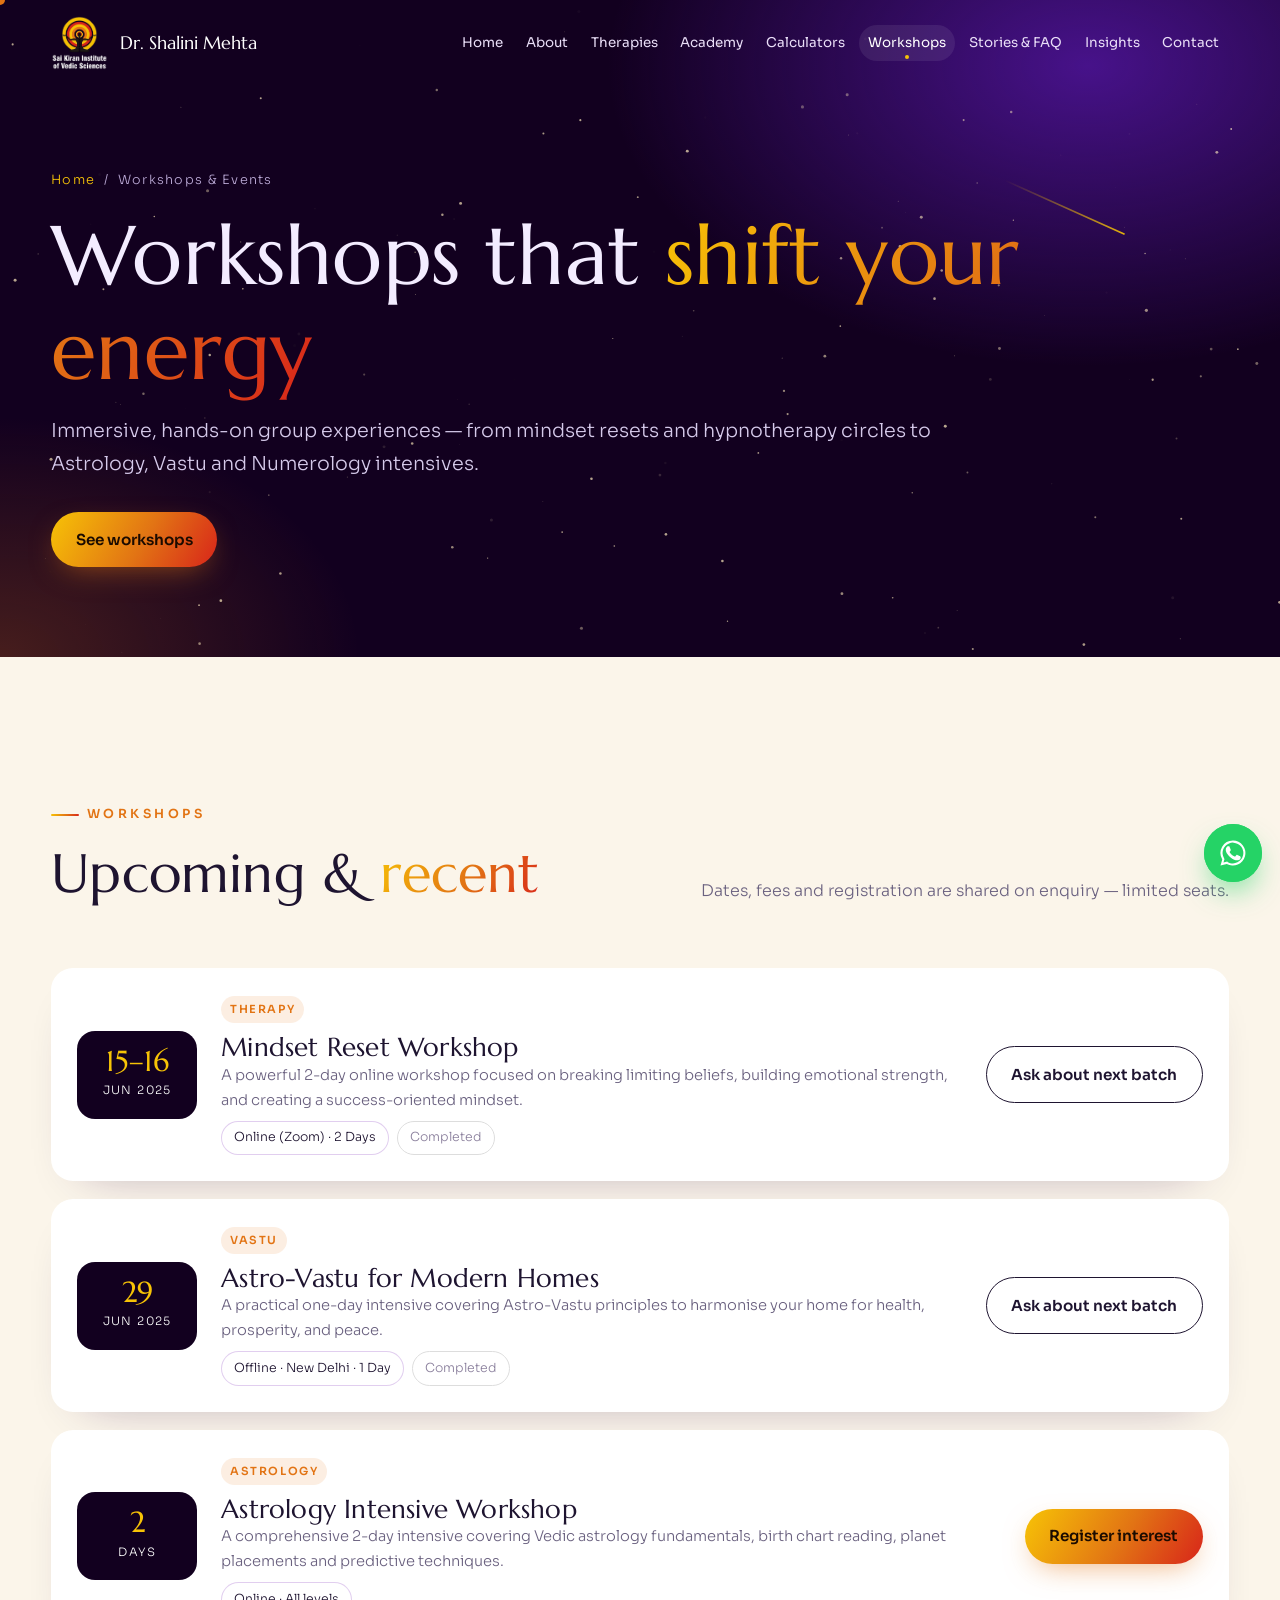
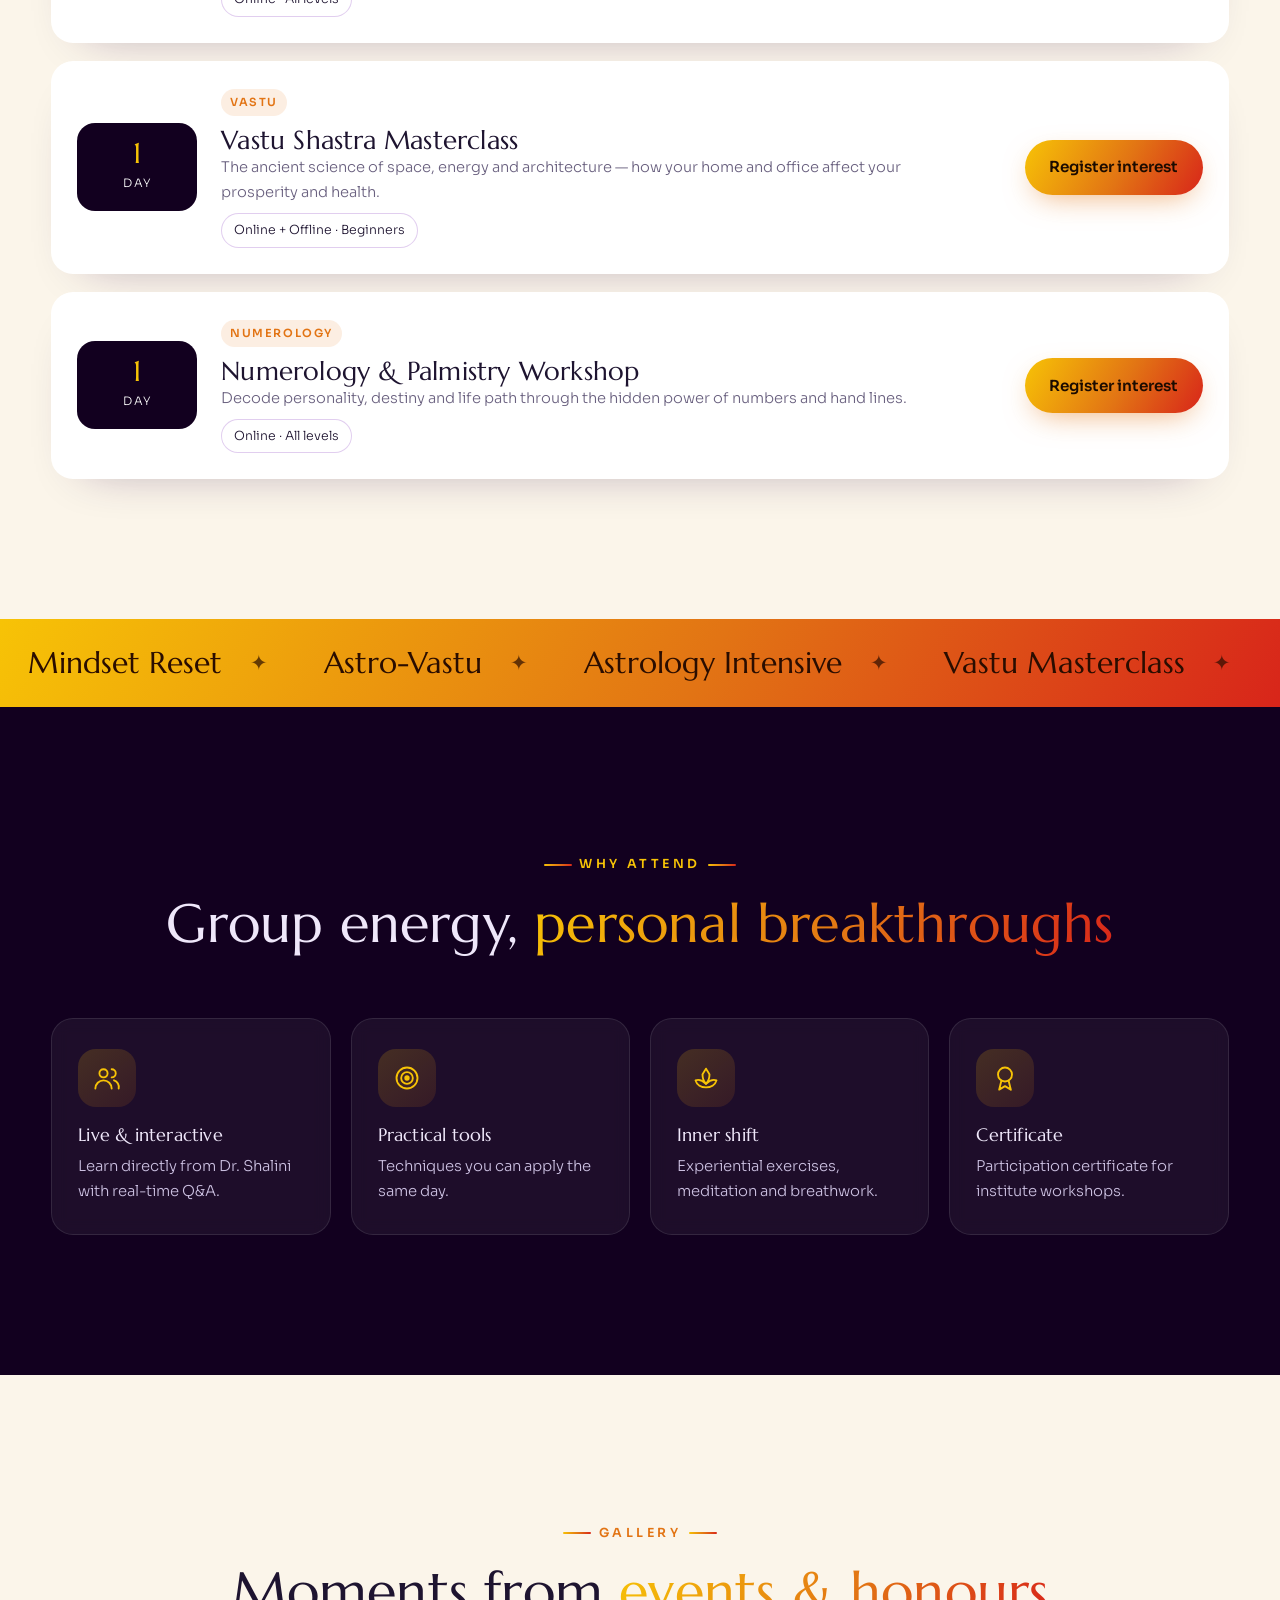
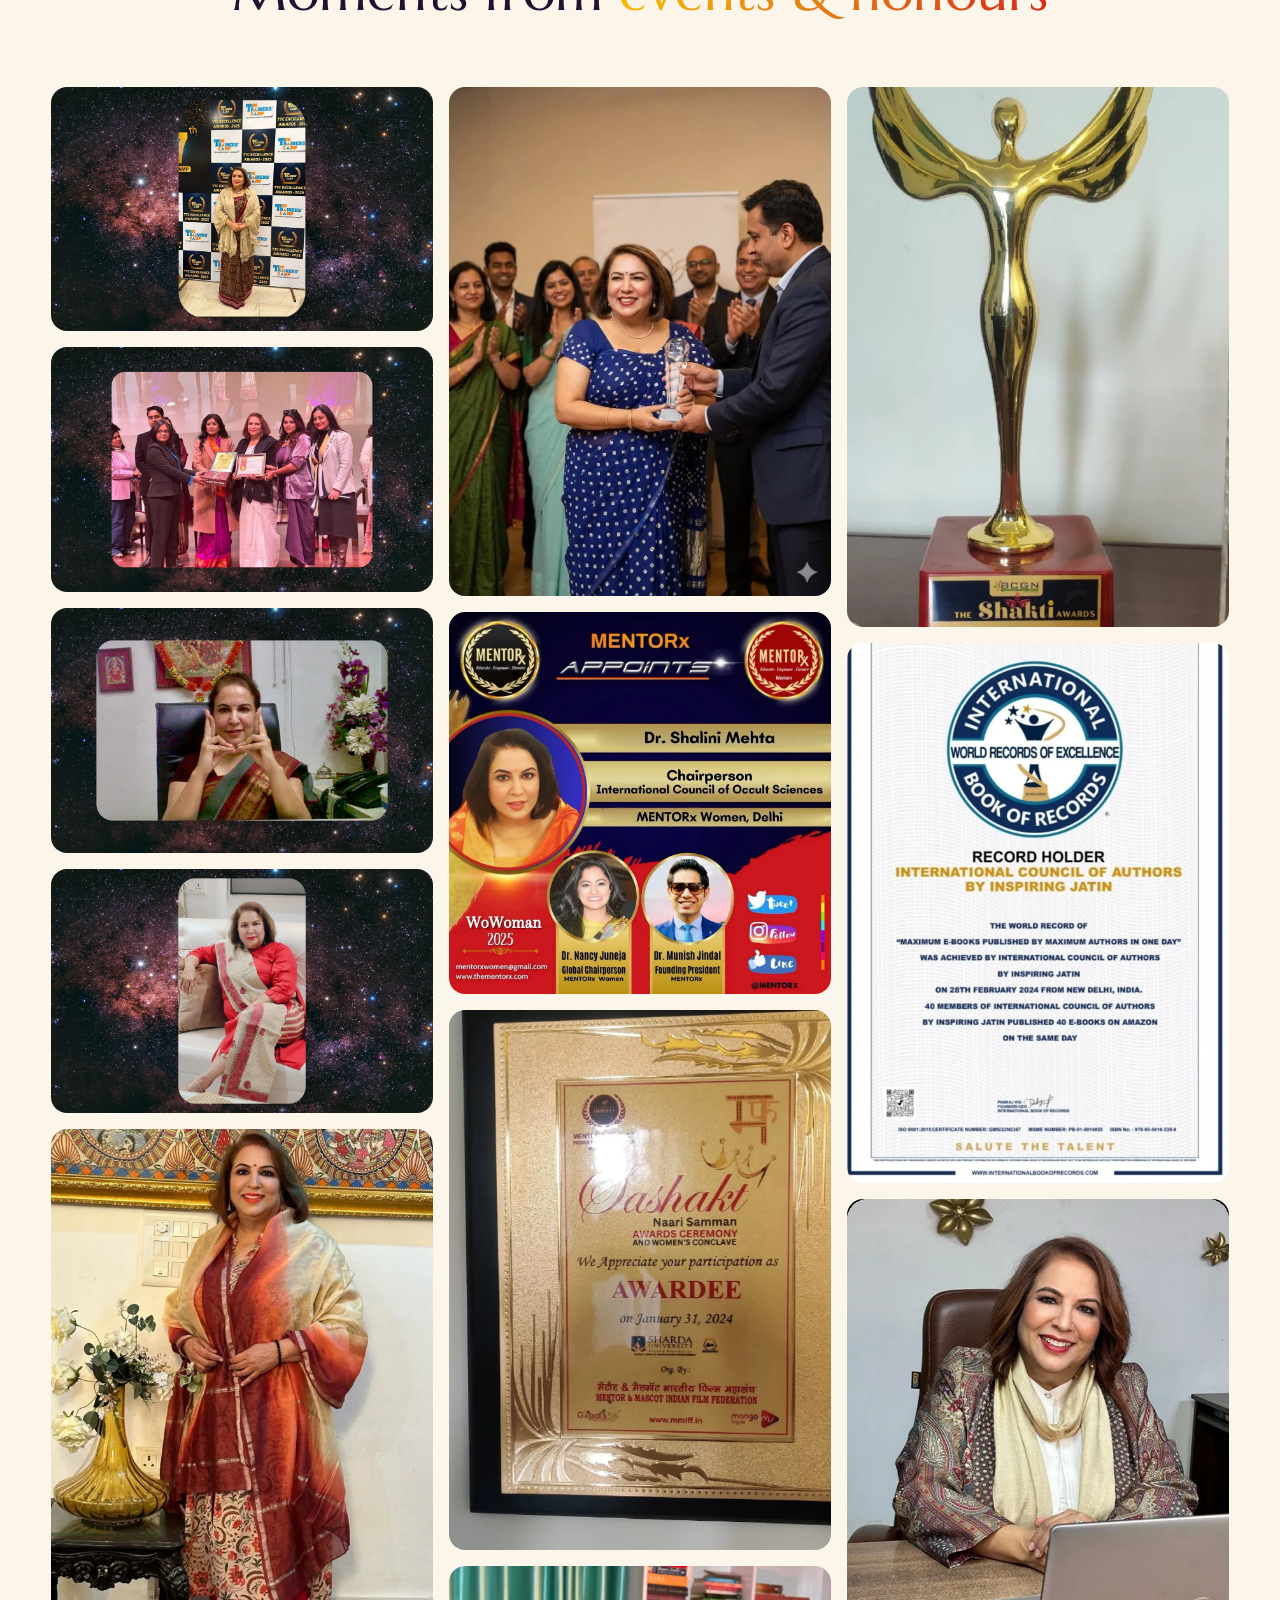
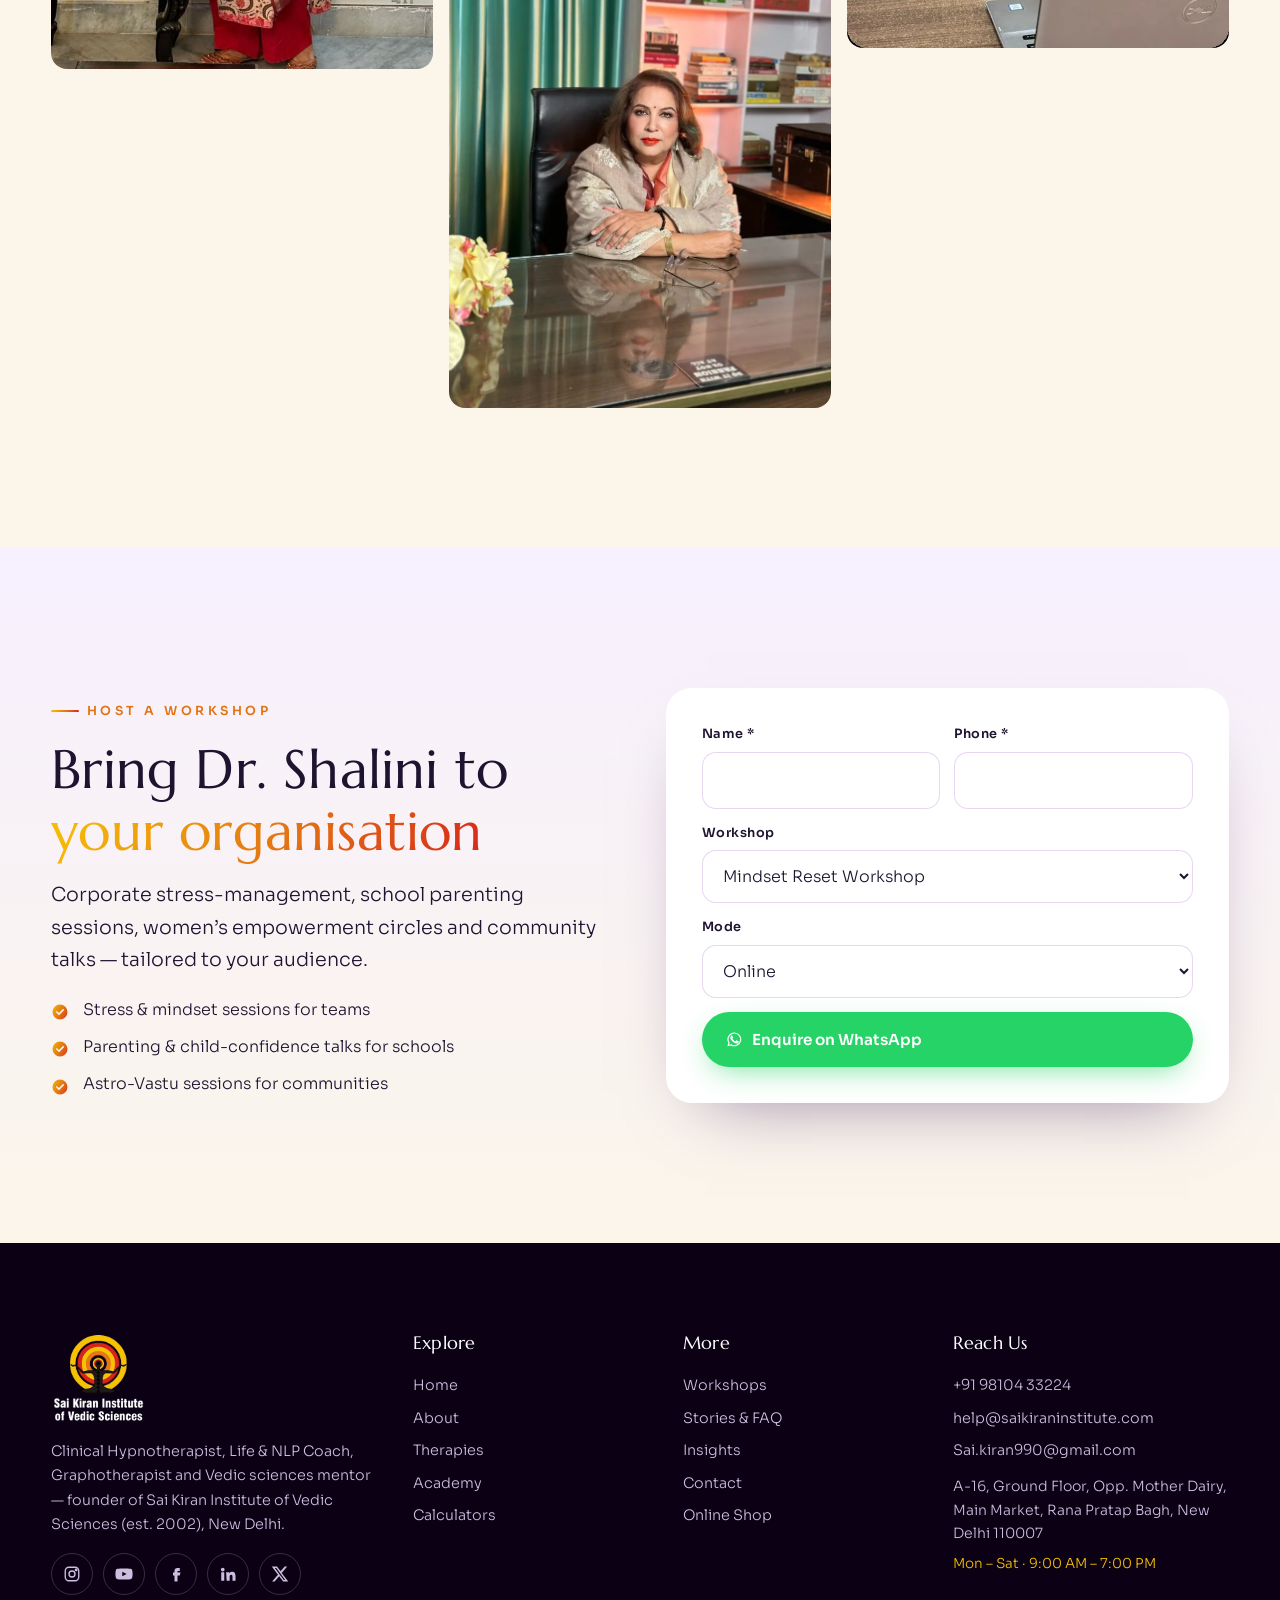
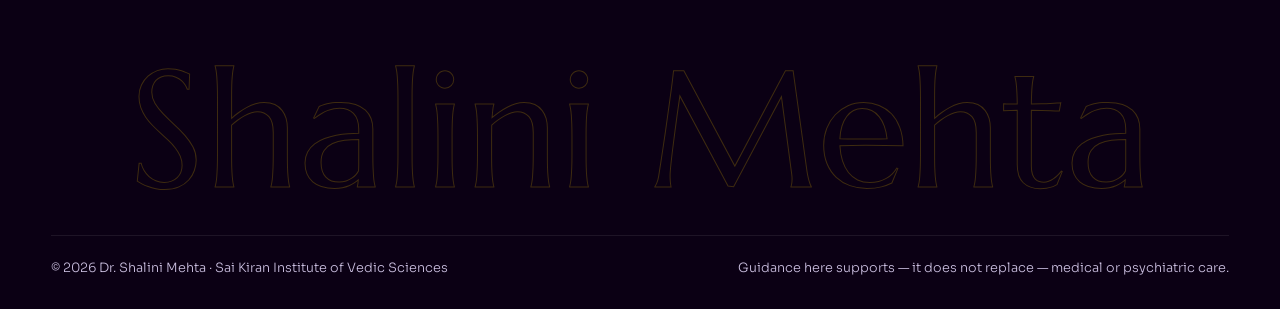
<file: workshops.html>
<!doctype html><html lang="en"><head><meta charset="utf-8"><meta name="viewport" content="width=device-width,initial-scale=1,viewport-fit=cover">
<title>Workshops & Events — Dr. Shalini Mehta</title><meta name="description" content="Mindset Reset, Astro-Vastu, Astrology Intensive, Vastu Masterclass and Numerology & Palmistry workshops by Dr. Shalini Mehta and Sai Kiran Institute."><meta name="theme-color" content="#12001f">
<meta property="og:title" content="Workshops & Events — Dr. Shalini Mehta"><meta property="og:description" content="Mindset Reset, Astro-Vastu, Astrology Intensive, Vastu Masterclass and Numerology & Palmistry workshops by Dr. Shalini Mehta and Sai Kiran Institute."><meta property="og:image" content="img/p-desk.webp">
<link rel="icon" href="img/favicon.png"><link rel="preload" href="fonts/marcellus-400.woff2" as="font" type="font/woff2" crossorigin><link rel="stylesheet" href="css/style.css"></head>
<body><div id="loader"><div class="ld"><i></i><i></i><i></i><img src="img/emblem.png" alt=""><div class="ld-t">DR. SHALINI MEHTA</div><div class="ld-bar"><b></b></div></div></div>
<div id="curtain"><span></span><span></span><span></span><span></span><span></span></div><div id="prog"></div><div id="glow"></div>
<header class="hdr"><div class="wrap"><a href="index.html" class="brand"><img src="img/logo-light.png" alt="Sai Kiran Institute logo" width="271" height="256"><span>Dr. Shalini Mehta<small>Therapy · Coaching · Vedic Sciences</small></span></a>
<nav class="nav"><a href="index.html" class="">Home</a><a href="about.html" class="">About</a><a href="therapies.html" class="">Therapies</a><a href="academy.html" class="">Academy</a><a href="calculators.html" class="">Calculators</a><a href="workshops.html" class="on">Workshops</a><a href="testimonials.html" class="">Stories & FAQ</a><a href="insights.html" class="">Insights</a><a href="contact.html" class="">Contact</a></nav><a class="btn hb" href="contact.html">Book a Session</a><button class="burger" aria-label="Menu"><i></i><i></i><i></i></button></div></header>
<div class="mnav"><a class="l" href="index.html"><em>01</em>Home</a><a class="l" href="about.html"><em>02</em>About</a><a class="l" href="therapies.html"><em>03</em>Therapies</a><a class="l" href="academy.html"><em>04</em>Academy</a><a class="l" href="calculators.html"><em>05</em>Calculators</a><a class="l" href="workshops.html"><em>06</em>Workshops</a><a class="l" href="testimonials.html"><em>07</em>Stories & FAQ</a><a class="l" href="insights.html"><em>08</em>Insights</a><a class="l" href="contact.html"><em>09</em>Contact</a><div class="mc"><a class="btn wa" href="https://wa.me/919810433224" target="_blank" rel="noopener"><svg viewBox="0 0 24 24" fill="currentColor"><path d="M17.5 14.4c-.3-.1-1.7-.8-2-.9-.3-.1-.5-.1-.7.1-.2.3-.8.9-.9 1.1-.2.2-.3.2-.6.1-.3-.1-1.2-.5-2.3-1.4-.9-.8-1.4-1.7-1.6-2-.2-.3 0-.5.1-.6l.4-.5c.1-.2.2-.3.3-.5.1-.2 0-.4 0-.5l-.9-2.2c-.2-.6-.5-.5-.7-.5h-.6c-.2 0-.5.1-.8.4-.3.3-1 1-1 2.5s1.1 2.9 1.2 3.1c.1.2 2.1 3.2 5.1 4.5.7.3 1.3.5 1.7.6.7.2 1.4.2 1.9.1.6-.1 1.7-.7 1.9-1.4.2-.7.2-1.3.2-1.4-.1-.1-.3-.2-.6-.3zM12 2a10 10 0 0 0-8.6 15.1L2 22l5-1.3A10 10 0 1 0 12 2zm0 18.3c-1.5 0-3-.4-4.3-1.2l-.3-.2-3 .8.8-2.9-.2-.3A8.3 8.3 0 1 1 12 20.3z"/></svg> WhatsApp</a><a class="btn ghost" style="color:#fff" href="tel:+919810433224"><svg viewBox="0 0 24 24" fill="none" stroke="currentColor" stroke-width="1.6" stroke-linejoin="round"><path d="M5 3h4l2 5-2.5 1.5a11 11 0 0 0 6 6L16 13l5 2v4a2 2 0 0 1-2 2A16 16 0 0 1 3 5a2 2 0 0 1 2-2"/></svg> Call</a></div></div><main><section class="phero"><canvas id="stars"></canvas><svg class="wheel" viewBox="0 0 400 400" aria-hidden="true"><defs><linearGradient id="wg" x1="0" x2="1"><stop offset="0" stop-color="#f7c306"/><stop offset="1" stop-color="#e27414"/></linearGradient></defs><g fill="none" stroke="url(#wg)" stroke-width=".8" opacity=".9"><circle cx="200" cy="200" r="196"/><circle cx="200" cy="200" r="160"/><circle cx="200" cy="200" r="120" stroke-dasharray="2 6"/><circle cx="200" cy="200" r="60"/><line x1="360.0" y1="200.0" x2="396.0" y2="200.0"/><line x1="338.6" y1="280.0" x2="369.7" y2="298.0"/><line x1="280.0" y1="338.6" x2="298.0" y2="369.7"/><line x1="200.0" y1="360.0" x2="200.0" y2="396.0"/><line x1="120.0" y1="338.6" x2="102.0" y2="369.7"/><line x1="61.4" y1="280.0" x2="30.3" y2="298.0"/><line x1="40.0" y1="200.0" x2="4.0" y2="200.0"/><line x1="61.4" y1="120.0" x2="30.3" y2="102.0"/><line x1="120.0" y1="61.4" x2="102.0" y2="30.3"/><line x1="200.0" y1="40.0" x2="200.0" y2="4.0"/><line x1="280.0" y1="61.4" x2="298.0" y2="30.3"/><line x1="338.6" y1="120.0" x2="369.7" y2="102.0"/></g><g fill="#f7c306" font-size="18" text-anchor="middle" dominant-baseline="middle" opacity=".85"><text x="246.1" y="28.1">♈&#xFE0E;</text><text x="325.9" y="74.1">♉&#xFE0E;</text><text x="371.9" y="153.9">♊&#xFE0E;</text><text x="371.9" y="246.1">♋&#xFE0E;</text><text x="325.9" y="325.9">♌&#xFE0E;</text><text x="246.1" y="371.9">♍&#xFE0E;</text><text x="153.9" y="371.9">♎&#xFE0E;</text><text x="74.1" y="325.9">♏&#xFE0E;</text><text x="28.1" y="246.1">♐&#xFE0E;</text><text x="28.1" y="153.9">♑&#xFE0E;</text><text x="74.1" y="74.1">♒&#xFE0E;</text><text x="153.9" y="28.1">♓&#xFE0E;</text></g></svg><div class="wrap"><div class="crumb"><a href="index.html">Home</a> &nbsp;/&nbsp; Workshops & Events</div><h1>Workshops that <span class="gt">shift your energy</span></h1><p class="lead" data-r data-d=".4">Immersive, hands-on group experiences — from mindset resets and hypnotherapy circles to Astrology, Vastu and Numerology intensives.</p><div class="btns"><a class="btn" href="#events">See workshops</a></div></div></section>
<section class="sec" id="events"><div class="wrap"><div class="head flexb"><div><div class="eyebrow">Workshops</div><h2>Upcoming & <span class="gt">recent</span></h2></div><p class="muted" style="max-width:44ch">Dates, fees and registration are shared on enquiry — limited seats.</p></div><div style="display:grid;gap:18px"><div class="event" data-r><div class="dt"><b>15–16</b><small>JUN 2025</small></div><div><span class="tag" style="background:rgba(226,116,20,.12);color:var(--saffron)">Therapy</span><h3>Mindset Reset Workshop</h3><p class="muted" style="font-size:.92rem">A powerful 2-day online workshop focused on breaking limiting beliefs, building emotional strength, and creating a success-oriented mindset.</p><div class="meta"><span class="chip" style="color:var(--ink);border-color:rgba(106,13,173,.2)">Online (Zoom) · 2 Days</span><span class="chip" style="color:#8a7f9c;border-color:#ddd">Completed</span></div></div>
<a class="btn ghost" href="https://wa.me/919810433224?text=Namaste%2C%20please%20tell%20me%20about%20the%20next%20Mindset%20Reset%20Workshop." target="_blank" rel="noopener">Ask about next batch</a></div><div class="event" data-r><div class="dt"><b>29</b><small>JUN 2025</small></div><div><span class="tag" style="background:rgba(226,116,20,.12);color:var(--saffron)">Vastu</span><h3>Astro-Vastu for Modern Homes</h3><p class="muted" style="font-size:.92rem">A practical one-day intensive covering Astro-Vastu principles to harmonise your home for health, prosperity, and peace.</p><div class="meta"><span class="chip" style="color:var(--ink);border-color:rgba(106,13,173,.2)">Offline · New Delhi · 1 Day</span><span class="chip" style="color:#8a7f9c;border-color:#ddd">Completed</span></div></div>
<a class="btn ghost" href="https://wa.me/919810433224?text=Namaste%2C%20please%20tell%20me%20about%20the%20next%20Astro-Vastu%20for%20Modern%20Homes." target="_blank" rel="noopener">Ask about next batch</a></div><div class="event" data-r><div class="dt"><b>2</b><small>DAYS</small></div><div><span class="tag" style="background:rgba(226,116,20,.12);color:var(--saffron)">Astrology</span><h3>Astrology Intensive Workshop</h3><p class="muted" style="font-size:.92rem">A comprehensive 2-day intensive covering Vedic astrology fundamentals, birth chart reading, planet placements and predictive techniques.</p><div class="meta"><span class="chip" style="color:var(--ink);border-color:rgba(106,13,173,.2)">Online · All levels</span></div></div>
<a class="btn " href="https://wa.me/919810433224?text=Namaste%2C%20please%20tell%20me%20about%20the%20next%20Astrology%20Intensive%20Workshop." target="_blank" rel="noopener">Register interest</a></div><div class="event" data-r><div class="dt"><b>1</b><small>DAY</small></div><div><span class="tag" style="background:rgba(226,116,20,.12);color:var(--saffron)">Vastu</span><h3>Vastu Shastra Masterclass</h3><p class="muted" style="font-size:.92rem">The ancient science of space, energy and architecture — how your home and office affect your prosperity and health.</p><div class="meta"><span class="chip" style="color:var(--ink);border-color:rgba(106,13,173,.2)">Online + Offline · Beginners</span></div></div>
<a class="btn " href="https://wa.me/919810433224?text=Namaste%2C%20please%20tell%20me%20about%20the%20next%20Vastu%20Shastra%20Masterclass." target="_blank" rel="noopener">Register interest</a></div><div class="event" data-r><div class="dt"><b>1</b><small>DAY</small></div><div><span class="tag" style="background:rgba(226,116,20,.12);color:var(--saffron)">Numerology</span><h3>Numerology & Palmistry Workshop</h3><p class="muted" style="font-size:.92rem">Decode personality, destiny and life path through the hidden power of numbers and hand lines.</p><div class="meta"><span class="chip" style="color:var(--ink);border-color:rgba(106,13,173,.2)">Online · All levels</span></div></div>
<a class="btn " href="https://wa.me/919810433224?text=Namaste%2C%20please%20tell%20me%20about%20the%20next%20Numerology%20%26%20Palmistry%20Workshop." target="_blank" rel="noopener">Register interest</a></div></div></div></section>
<div class="marq "><div class="tr"><span>Mindset Reset</span><span>Astro-Vastu</span><span>Astrology Intensive</span><span>Vastu Masterclass</span><span>Numerology & Palmistry</span><span>Breathwork</span><span>Meditation Retreats</span></div></div>
<section class="sec dark"><div class="wrap"><div class="head center"><div class="eyebrow">Why attend</div><h2>Group energy, <span class="gt">personal breakthroughs</span></h2></div>
<div class="g4" data-stagger><div class="card"><div class="ic"><svg viewBox="0 0 24 24" fill="none" stroke="currentColor" stroke-width="1.6" stroke-linecap="round"><circle cx="9" cy="8" r="3.5"/><path d="M2 21a7 7 0 0 1 14 0"/><path d="M16 4.5a3.5 3.5 0 0 1 0 7M18 14a6 6 0 0 1 4 7"/></svg></div><h3 style="font-size:1.12rem">Live & interactive</h3><p>Learn directly from Dr. Shalini with real-time Q&A.</p></div><div class="card"><div class="ic"><svg viewBox="0 0 24 24" fill="none" stroke="currentColor" stroke-width="1.6"><circle cx="12" cy="12" r="9"/><circle cx="12" cy="12" r="5"/><circle cx="12" cy="12" r="1.5" fill="currentColor"/></svg></div><h3 style="font-size:1.12rem">Practical tools</h3><p>Techniques you can apply the same day.</p></div><div class="card"><div class="ic"><svg viewBox="0 0 24 24" fill="none" stroke="currentColor" stroke-width="1.6" stroke-linecap="round" stroke-linejoin="round"><path d="M12 20c-4 0-8-2-9-6 3-1 6 0 9 3 3-3 6-4 9-3-1 4-5 6-9 6z"/><path d="M12 17c-2-2-3-5-3-8 1-2 2-3 3-5 1 2 2 3 3 5 0 3-1 6-3 8z"/></svg></div><h3 style="font-size:1.12rem">Inner shift</h3><p>Experiential exercises, meditation and breathwork.</p></div><div class="card"><div class="ic"><svg viewBox="0 0 24 24" fill="none" stroke="currentColor" stroke-width="1.6" stroke-linejoin="round"><circle cx="12" cy="9" r="6"/><path d="m9 14-2 8 5-3 5 3-2-8"/></svg></div><h3 style="font-size:1.12rem">Certificate</h3><p>Participation certificate for institute workshops.</p></div></div></div></section>
<section class="sec"><div class="wrap"><div class="head center"><div class="eyebrow">Gallery</div><h2>Moments from <span class="gt">events & honours</span></h2></div><div class="mas"><a href="img/ev1.webp" data-lb><img src="img/ev1.webp" alt="Dr. Shalini Mehta event" loading="lazy"></a><a href="img/ev2.webp" data-lb><img src="img/ev2.webp" alt="Dr. Shalini Mehta event" loading="lazy"></a><a href="img/ev3.webp" data-lb><img src="img/ev3.webp" alt="Dr. Shalini Mehta event" loading="lazy"></a><a href="img/ev4.webp" data-lb><img src="img/ev4.webp" alt="Dr. Shalini Mehta event" loading="lazy"></a><a href="img/aw-saree.webp" data-lb><img src="img/aw-saree.webp" alt="Dr. Shalini Mehta event" loading="lazy"></a><a href="img/aw-stage.webp" data-lb><img src="img/aw-stage.webp" alt="Dr. Shalini Mehta event" loading="lazy"></a><a href="img/aw-mentorx.webp" data-lb><img src="img/aw-mentorx.webp" alt="Dr. Shalini Mehta event" loading="lazy"></a><a href="img/aw-sashakt.webp" data-lb><img src="img/aw-sashakt.webp" alt="Dr. Shalini Mehta event" loading="lazy"></a><a href="img/p-desk.webp" data-lb><img src="img/p-desk.webp" alt="Dr. Shalini Mehta event" loading="lazy"></a><a href="img/aw-trophy.webp" data-lb><img src="img/aw-trophy.webp" alt="Dr. Shalini Mehta event" loading="lazy"></a><a href="img/aw-record.webp" data-lb><img src="img/aw-record.webp" alt="Dr. Shalini Mehta event" loading="lazy"></a><a href="img/p-laptop.webp" data-lb><img src="img/p-laptop.webp" alt="Dr. Shalini Mehta event" loading="lazy"></a></div></div></section>
<section class="sec lav"><div class="wrap g2"><div data-r="l"><div class="eyebrow">Host a workshop</div><h2>Bring Dr. Shalini to <span class="gt">your organisation</span></h2><p class="lead">Corporate stress-management, school parenting sessions, women’s empowerment circles and community talks — tailored to your audience.</p><ul class="ticks"><li>Stress & mindset sessions for teams</li><li>Parenting & child-confidence talks for schools</li><li>Astro-Vastu sessions for communities</li></ul></div>
<form class="cbox2 form" data-wa="*Workshop enquiry*" data-r="r"><div class="row"><div class="field"><label>Name *</label><input name="name" data-label="Name" required></div><div class="field"><label>Phone *</label><input name="phone" type="tel" data-label="Phone" required></div></div><div class="field"><label>Workshop</label><select name="ws" data-label="Workshop"><option>Mindset Reset Workshop</option><option>Astro-Vastu for Modern Homes</option><option>Astrology Intensive</option><option>Vastu Shastra Masterclass</option><option>Numerology & Palmistry</option><option>Corporate / school session</option></select></div><div class="field"><label>Mode</label><select name="mode" data-label="Mode"><option>Online</option><option>Offline (New Delhi)</option><option>At our venue</option></select></div><div class="err"></div><button class="btn wa" type="submit"><svg viewBox="0 0 24 24" fill="currentColor"><path d="M17.5 14.4c-.3-.1-1.7-.8-2-.9-.3-.1-.5-.1-.7.1-.2.3-.8.9-.9 1.1-.2.2-.3.2-.6.1-.3-.1-1.2-.5-2.3-1.4-.9-.8-1.4-1.7-1.6-2-.2-.3 0-.5.1-.6l.4-.5c.1-.2.2-.3.3-.5.1-.2 0-.4 0-.5l-.9-2.2c-.2-.6-.5-.5-.7-.5h-.6c-.2 0-.5.1-.8.4-.3.3-1 1-1 2.5s1.1 2.9 1.2 3.1c.1.2 2.1 3.2 5.1 4.5.7.3 1.3.5 1.7.6.7.2 1.4.2 1.9.1.6-.1 1.7-.7 1.9-1.4.2-.7.2-1.3.2-1.4-.1-.1-.3-.2-.6-.3zM12 2a10 10 0 0 0-8.6 15.1L2 22l5-1.3A10 10 0 1 0 12 2zm0 18.3c-1.5 0-3-.4-4.3-1.2l-.3-.2-3 .8.8-2.9-.2-.3A8.3 8.3 0 1 1 12 20.3z"/></svg> Enquire on WhatsApp</button></form></div></section></main><footer class="ftr"><div class="wrap"><div class="g">
<div><img src="img/logo-light.png" alt="Sai Kiran Institute logo" style="height:90px;width:auto"><p class="mt1" style="font-size:.9rem">Clinical Hypnotherapist, Life &amp; NLP Coach, Graphotherapist and Vedic sciences mentor — founder of Sai Kiran Institute of Vedic Sciences (est. 2002), New Delhi.</p>
<div class="soc"><a href="https://www.instagram.com/drshalinimehta/" target="_blank" rel="noopener" aria-label="Instagram"><svg viewBox="0 0 24 24" fill="none" stroke="currentColor" stroke-width="1.8"><rect x="3" y="3" width="18" height="18" rx="5"/><circle cx="12" cy="12" r="4"/><circle cx="17.5" cy="6.5" r="1" fill="currentColor"/></svg></a><a href="https://www.youtube.com/@shalinimehta100" target="_blank" rel="noopener" aria-label="YouTube"><svg viewBox="0 0 24 24" fill="currentColor"><path d="M23 7.2a3 3 0 0 0-2.1-2.1C19 4.6 12 4.6 12 4.6s-7 0-8.9.5A3 3 0 0 0 1 7.2 31 31 0 0 0 .5 12a31 31 0 0 0 .5 4.8 3 3 0 0 0 2.1 2.1c1.9.5 8.9.5 8.9.5s7 0 8.9-.5a3 3 0 0 0 2.1-2.1 31 31 0 0 0 .5-4.8 31 31 0 0 0-.5-4.8zM9.7 15.1V8.9l5.8 3.1z"/></svg></a><a href="https://www.facebook.com/shalinimehtatherapy" target="_blank" rel="noopener" aria-label="Facebook"><svg viewBox="0 0 24 24" fill="currentColor"><path d="M14 8h3V4h-3a4 4 0 0 0-4 4v2H8v4h2v8h4v-8h3l1-4h-4V8z"/></svg></a><a href="https://www.linkedin.com/in/mindtransformationcoachdrshalinimehta" target="_blank" rel="noopener" aria-label="LinkedIn"><svg viewBox="0 0 24 24" fill="currentColor"><path d="M4.98 3.5a2.5 2.5 0 1 1 0 5 2.5 2.5 0 0 1 0-5zM3 9.5h4V21H3zM9.5 9.5h3.8v1.6h.1c.5-1 1.8-2 3.8-2 4 0 4.8 2.6 4.8 6V21h-4v-5.2c0-1.2 0-2.9-1.8-2.9s-2 1.4-2 2.8V21h-4z"/></svg></a><a href="https://x.com/DrShaliniMehta" target="_blank" rel="noopener" aria-label="X"><svg viewBox="0 0 24 24" fill="currentColor"><path d="M18.2 2h3.4l-7.4 8.5L23 22h-6.8l-5.3-7-6.1 7H1.4l7.9-9L1 2h7l4.8 6.4zm-1.2 18h1.9L7.1 4H5.1z"/></svg></a></div></div>
<div><h4>Explore</h4><a href="index.html">Home</a><a href="about.html">About</a><a href="therapies.html">Therapies</a><a href="academy.html">Academy</a><a href="calculators.html">Calculators</a></div>
<div><h4>More</h4><a href="workshops.html">Workshops</a><a href="testimonials.html">Stories & FAQ</a><a href="insights.html">Insights</a><a href="contact.html">Contact</a><a href="https://searchy.in/shop/saikiran-institute" target="_blank" rel="noopener">Online Shop</a></div>
<div><h4>Reach Us</h4><a href="tel:+919810433224">+91 98104 33224</a><a href="mailto:help@saikiraninstitute.com">help@saikiraninstitute.com</a><a href="mailto:Sai.kiran990@gmail.com">Sai.kiran990@gmail.com</a><p style="font-size:.88rem;margin-top:8px">A-16, Ground Floor, Opp. Mother Dairy, Main Market, Rana Pratap Bagh, New Delhi 110007</p><p style="font-size:.85rem;margin-top:6px;color:var(--gold)">Mon – Sat · 9:00 AM – 7:00 PM</p></div>
</div><div class="big">Shalini Mehta</div>
<div class="bot"><span>© 2026 Dr. Shalini Mehta · Sai Kiran Institute of Vedic Sciences</span><span>Guidance here supports — it does not replace — medical or psychiatric care.</span></div></div></footer>
<a class="fwa" href="https://wa.me/919810433224?text=Namaste%20Dr.%20Shalini%2C%20I%20would%20like%20to%20know%20more." target="_blank" rel="noopener" aria-label="WhatsApp"><svg viewBox="0 0 24 24" fill="currentColor"><path d="M17.5 14.4c-.3-.1-1.7-.8-2-.9-.3-.1-.5-.1-.7.1-.2.3-.8.9-.9 1.1-.2.2-.3.2-.6.1-.3-.1-1.2-.5-2.3-1.4-.9-.8-1.4-1.7-1.6-2-.2-.3 0-.5.1-.6l.4-.5c.1-.2.2-.3.3-.5.1-.2 0-.4 0-.5l-.9-2.2c-.2-.6-.5-.5-.7-.5h-.6c-.2 0-.5.1-.8.4-.3.3-1 1-1 2.5s1.1 2.9 1.2 3.1c.1.2 2.1 3.2 5.1 4.5.7.3 1.3.5 1.7.6.7.2 1.4.2 1.9.1.6-.1 1.7-.7 1.9-1.4.2-.7.2-1.3.2-1.4-.1-.1-.3-.2-.6-.3zM12 2a10 10 0 0 0-8.6 15.1L2 22l5-1.3A10 10 0 1 0 12 2zm0 18.3c-1.5 0-3-.4-4.3-1.2l-.3-.2-3 .8.8-2.9-.2-.3A8.3 8.3 0 1 1 12 20.3z"/></svg></a><button class="totop" aria-label="Back to top">↑</button>
<div id="lb"><button aria-label="Close">×</button><img alt=""></div><script src="js/main.js"></script></body></html>
</file>
<file: css/style.css>
@font-face {
  font-family: 'Marcellus';
  font-style: normal;
  font-weight: 400;
  font-display: swap;
  src: url(../fonts/marcellus-400.woff2) format('woff2');
  unicode-range: U+0000-00FF, U+0131, U+0152-0153, U+02BB-02BC, U+02C6, U+02DA, U+02DC, U+0304, U+0308, U+0329, U+2000-206F, U+20AC, U+2122, U+2191, U+2193, U+2212, U+2215, U+FEFF, U+FFFD;
}
@font-face {
  font-family: 'Sora';
  font-style: normal;
  font-weight: 300;
  font-display: swap;
  src: url(../fonts/sora-300.woff2) format('woff2');
  unicode-range: U+0000-00FF, U+0131, U+0152-0153, U+02BB-02BC, U+02C6, U+02DA, U+02DC, U+0304, U+0308, U+0329, U+2000-206F, U+20AC, U+2122, U+2191, U+2193, U+2212, U+2215, U+FEFF, U+FFFD;
}
@font-face {
  font-family: 'Sora';
  font-style: normal;
  font-weight: 400;
  font-display: swap;
  src: url(../fonts/sora-400.woff2) format('woff2');
  unicode-range: U+0000-00FF, U+0131, U+0152-0153, U+02BB-02BC, U+02C6, U+02DA, U+02DC, U+0304, U+0308, U+0329, U+2000-206F, U+20AC, U+2122, U+2191, U+2193, U+2212, U+2215, U+FEFF, U+FFFD;
}
@font-face {
  font-family: 'Sora';
  font-style: normal;
  font-weight: 600;
  font-display: swap;
  src: url(../fonts/sora-600.woff2) format('woff2');
  unicode-range: U+0000-00FF, U+0131, U+0152-0153, U+02BB-02BC, U+02C6, U+02DA, U+02DC, U+0304, U+0308, U+0329, U+2000-206F, U+20AC, U+2122, U+2191, U+2193, U+2212, U+2215, U+FEFF, U+FFFD;
}
@font-face {
  font-family: 'Sora';
  font-style: normal;
  font-weight: 700;
  font-display: swap;
  src: url(../fonts/sora-700.woff2) format('woff2');
  unicode-range: U+0000-00FF, U+0131, U+0152-0153, U+02BB-02BC, U+02C6, U+02DA, U+02DC, U+0304, U+0308, U+0329, U+2000-206F, U+20AC, U+2122, U+2191, U+2193, U+2212, U+2215, U+FEFF, U+FFFD;
}

:root{--night:#12001f;--night2:#1d0633;--plum:#2c0b4a;--purple:#6a0dad;--violet:#c084fc;--lav:#efe5ff;
--gold:#f7c306;--gold2:#f1b60c;--saffron:#e27414;--red:#d8251a;--cream:#fbf5ea;--cream2:#f4ead8;--ink:#1e1430;--muted:#6b6280;
--grad:linear-gradient(120deg,#f7c306,#e27414 55%,#d8251a);--gradp:linear-gradient(135deg,#6a0dad,#2c0b4a);
--r:22px;--ease:cubic-bezier(.22,1,.36,1);--hf:'Marcellus',Georgia,serif;--bf:'Sora',system-ui,-apple-system,Segoe UI,sans-serif}
*{box-sizing:border-box;margin:0;padding:0}
html{scroll-behavior:smooth;-webkit-text-size-adjust:100%}
body{font-family:var(--bf);color:var(--ink);background:var(--cream);line-height:1.7;font-size:16px;overflow-x:hidden;font-weight:300}
img,video{max-width:100%;display:block}
a{color:inherit;text-decoration:none}
button,input,select,textarea{font:inherit;color:inherit}
h1,h2,h3,h4{font-family:var(--hf);font-weight:400;line-height:1.15;letter-spacing:.2px}
h1{font-size:clamp(2.4rem,7vw,5.2rem)}h2{font-size:clamp(1.9rem,4.6vw,3.4rem)}h3{font-size:clamp(1.25rem,2.4vw,1.6rem)}
p{max-width:68ch}
b,strong{font-weight:600}
.wrap{width:min(1220px,92vw);margin-inline:auto}
.sec{padding:clamp(70px,11vw,140px) 0;position:relative;overflow:hidden}
.dark{background:var(--night);color:#efe7fa}
.dark .muted,.dark p{color:#cbbfe0}
.plum{background:radial-gradient(1200px 600px at 80% 0%,#3c0e66 0%,transparent 60%),var(--night2);color:#efe7fa}
.plum p{color:#d2c6e6}
.cream2{background:var(--cream2)}
.lav{background:linear-gradient(180deg,#f7f0ff,#fbf5ea)}
.muted{color:var(--muted)}
.eyebrow{display:inline-flex;align-items:center;gap:.6em;font-size:.78rem;letter-spacing:.28em;text-transform:uppercase;font-weight:600;color:var(--saffron);margin-bottom:1rem}
.eyebrow:before{content:"";width:28px;height:2px;background:var(--grad);border-radius:2px}
.dark .eyebrow,.plum .eyebrow{color:var(--gold)}
.gt{background:var(--grad);-webkit-background-clip:text;background-clip:text;color:transparent}
.center{text-align:center}.center p{margin-inline:auto}.center .eyebrow:after{content:"";width:28px;height:2px;background:var(--grad);border-radius:2px}
.lead{font-size:clamp(1.02rem,1.6vw,1.2rem);margin-top:1rem}
.head{margin-bottom:clamp(36px,6vw,64px)}
/* buttons */
.btn{--bg:var(--grad);position:relative;display:inline-flex;align-items:center;gap:.6em;padding:.95em 1.6em;border-radius:999px;background:var(--bg);color:#1b0b00;font-weight:600;font-size:.95rem;border:0;cursor:pointer;overflow:hidden;isolation:isolate;transition:transform .4s var(--ease),box-shadow .4s;box-shadow:0 10px 30px -10px rgba(226,116,20,.6)}
.btn:after{content:"";position:absolute;inset:0;background:linear-gradient(120deg,transparent 30%,rgba(255,255,255,.55) 50%,transparent 70%);transform:translateX(-120%);transition:transform .8s var(--ease);z-index:-1}
.btn:hover{transform:translateY(-3px)}.btn:hover:after{transform:translateX(120%)}
.btn.ghost{background:transparent;color:inherit;border:1.5px solid currentColor;box-shadow:none}
.btn.wa{background:#25d366;color:#fff;box-shadow:0 10px 30px -10px rgba(37,211,102,.7)}
.btn.purple{background:var(--gradp);color:#fff;box-shadow:0 10px 30px -10px rgba(106,13,173,.7)}
.btn svg{width:1.1em;height:1.1em}
.btns{display:flex;flex-wrap:wrap;gap:12px;margin-top:2rem}
/* loader */
#loader{position:fixed;inset:0;z-index:9999;background:var(--night);display:grid;place-items:center;transition:opacity .7s var(--ease),visibility .7s}
#loader.done{opacity:0;visibility:hidden}
.ld{position:relative;width:170px;height:170px;display:grid;place-items:center}
.ld img{width:92px;animation:breathe 2.4s ease-in-out infinite}
.ld i{position:absolute;inset:0;border-radius:50%;border:1.5px solid transparent;border-top-color:var(--gold);border-right-color:var(--saffron);animation:spin 1.4s linear infinite}
.ld i:nth-child(2){inset:14px;animation-duration:2.2s;animation-direction:reverse;border-top-color:var(--violet);border-right-color:transparent}
.ld i:nth-child(3){inset:-14px;animation-duration:3.2s;border-top-color:rgba(247,195,6,.35);border-right-color:transparent}
.ld-t{position:absolute;bottom:-56px;left:50%;transform:translateX(-50%);white-space:nowrap;font-family:var(--hf);color:#f2e9ff;letter-spacing:.35em;font-size:.85rem}
.ld-bar{position:absolute;bottom:-78px;left:50%;width:140px;height:2px;transform:translateX(-50%);background:rgba(255,255,255,.12);overflow:hidden;border-radius:2px}
.ld-bar b{position:absolute;inset:0;background:var(--grad);transform-origin:left;animation:load 1.3s var(--ease) forwards}
@keyframes load{from{transform:scaleX(0)}to{transform:scaleX(1)}}
@keyframes spin{to{transform:rotate(360deg)}}
@keyframes breathe{50%{transform:scale(1.08)}}
/* page transition */
#curtain{position:fixed;inset:0;z-index:9998;pointer-events:none;display:flex}
#curtain span{flex:1;background:var(--night);transform:scaleY(0);transform-origin:bottom;transition:transform .55s var(--ease)}
#curtain span:nth-child(2){transition-delay:.06s;background:#22073b}#curtain span:nth-child(3){transition-delay:.12s}#curtain span:nth-child(4){transition-delay:.18s;background:#22073b}#curtain span:nth-child(5){transition-delay:.24s}
#curtain.on span{transform:scaleY(1);transform-origin:top}
body.enter #curtain span{transform:scaleY(1);transform-origin:top}
/* progress + cursor */
#prog{position:fixed;top:0;left:0;height:3px;width:100%;background:var(--grad);transform-origin:left;transform:scaleX(0);z-index:1001}
#glow{position:fixed;width:340px;height:340px;border-radius:50%;pointer-events:none;z-index:0;background:radial-gradient(circle,rgba(247,195,6,.14),transparent 65%);transform:translate(-50%,-50%);top:0;left:0;transition:opacity .3s;mix-blend-mode:screen}
.cur{position:fixed;top:0;left:0;width:10px;height:10px;border-radius:50%;background:var(--saffron);pointer-events:none;z-index:10000;transform:translate(-50%,-50%);transition:width .25s,height .25s,background .25s,opacity .25s}
.cur.big{width:54px;height:54px;background:rgba(247,195,6,.22);backdrop-filter:blur(2px)}
@media (hover:none),(max-width:900px){#glow,.cur{display:none}}
/* header */
.hdr{position:fixed;top:0;left:0;right:0;z-index:1000;transition:background .4s,box-shadow .4s,transform .45s var(--ease),padding .4s;padding:16px 0}
.hdr .wrap{display:flex;align-items:center;justify-content:space-between;gap:20px}
.hdr.s{background:rgba(18,0,31,.82);backdrop-filter:blur(14px) saturate(1.4);-webkit-backdrop-filter:blur(14px) saturate(1.4);box-shadow:0 10px 30px -12px rgba(0,0,0,.5);padding:8px 0}
.hdr.hide{transform:translateY(-110%)}
.brand{display:flex;align-items:center;gap:12px;color:#fff}
.brand img{height:54px;width:auto;transition:height .4s}
.hdr.s .brand img{height:44px}
.brand span{font-family:var(--hf);font-size:1.15rem;line-height:1.05}
.brand small{display:block;font-family:var(--bf);font-size:.62rem;letter-spacing:.24em;text-transform:uppercase;color:var(--gold);margin-top:3px}
.nav{display:flex;gap:4px;align-items:center}
.nav a{position:relative;color:#eadff8;font-size:.86rem;padding:.55em .8em;border-radius:999px;transition:color .3s,background .3s;font-weight:400}
.nav a:hover,.nav a.on{color:#fff;background:rgba(255,255,255,.08)}
.nav a.on:after{content:"";position:absolute;left:50%;bottom:2px;width:4px;height:4px;border-radius:50%;background:var(--gold);transform:translateX(-50%)}
.hdr .btn{padding:.7em 1.2em;font-size:.85rem}
.burger{display:none;width:46px;height:46px;border-radius:50%;border:1px solid rgba(255,255,255,.25);background:rgba(255,255,255,.06);cursor:pointer;position:relative}
.burger i{position:absolute;left:13px;right:13px;height:1.5px;background:#fff;transition:transform .4s var(--ease),opacity .3s}
.burger i:nth-child(1){top:17px}.burger i:nth-child(2){top:22.5px}.burger i:nth-child(3){top:28px}
.menu-open .burger i:nth-child(1){transform:translateY(5.5px) rotate(45deg)}.menu-open .burger i:nth-child(2){opacity:0}.menu-open .burger i:nth-child(3){transform:translateY(-5.5px) rotate(-45deg)}
.mnav{position:fixed;inset:0;z-index:999;background:radial-gradient(700px 500px at 100% 0,#4a1380,transparent 60%),var(--night);clip-path:circle(0 at calc(100% - 40px) 40px);transition:clip-path .8s var(--ease);display:flex;flex-direction:column;justify-content:center;padding:90px 8vw 40px;overflow-y:auto}
.menu-open .mnav{clip-path:circle(150% at calc(100% - 40px) 40px)}
.mnav a.l{font-family:var(--hf);font-size:clamp(1.7rem,7vw,2.6rem);color:#f3eaff;display:flex;align-items:baseline;gap:14px;padding:6px 0;opacity:0;transform:translateY(30px);transition:opacity .5s,transform .6s var(--ease)}
.mnav a.l em{font-style:normal;font-family:var(--bf);font-size:.75rem;color:var(--gold);letter-spacing:.1em}
.menu-open .mnav a.l{opacity:1;transform:none}
.mnav .mc{margin-top:28px;display:flex;gap:10px;flex-wrap:wrap;opacity:0;transition:opacity .6s .5s}.menu-open .mnav .mc{opacity:1}
@media (max-width:1100px){.nav,.hdr .btn.hb{display:none}.burger{display:block}}
@media (max-width:520px){.brand img{height:44px}.brand span{font-size:1rem}}
/* hero */
.hero{min-height:100svh;display:flex;align-items:center;padding:130px 0 80px;position:relative;overflow:hidden;background:radial-gradient(900px 600px at 15% 20%,#3d0f6b 0%,transparent 60%),radial-gradient(700px 500px at 90% 90%,rgba(226,116,20,.28),transparent 60%),var(--night);color:#f3ecff}
#stars{position:absolute;inset:0;width:100%;height:100%;z-index:0}
.hero .wrap{position:relative;z-index:2;display:grid;grid-template-columns:1.15fr .85fr;gap:clamp(30px,5vw,70px);align-items:center}
.hero h1 .ln{display:block;overflow:hidden}
.hero h1 .ln>span{display:inline-block;transform:translateY(110%);transition:transform 1.1s var(--ease)}
.ready .hero h1 .ln>span{transform:none}
.hero h1 .ln:nth-child(2)>span{transition-delay:.12s}.hero h1 .ln:nth-child(3)>span{transition-delay:.24s}
.hero .lead{color:#d9cdee;max-width:56ch}
.hero .chips{display:flex;flex-wrap:wrap;gap:8px;margin-top:1.6rem}
.chip{font-size:.78rem;padding:.45em .95em;border-radius:999px;border:1px solid rgba(255,255,255,.18);background:rgba(255,255,255,.05);backdrop-filter:blur(6px);color:#eadff8}
.arch{position:relative;justify-self:center;width:min(420px,80vw);aspect-ratio:.78}
.arch .frame{position:absolute;inset:0;border-radius:999px 999px 28px 28px;overflow:hidden;box-shadow:0 40px 80px -30px rgba(0,0,0,.7);border:1px solid rgba(247,195,6,.4)}
.arch .frame video,.arch .frame img{width:100%;height:100%;object-fit:cover}
.arch .frame:after{content:"";position:absolute;inset:0;background:linear-gradient(180deg,transparent 60%,rgba(18,0,31,.55))}
.arch .ring{position:absolute;inset:-34px;border-radius:999px 999px 40px 40px;border:1px dashed rgba(247,195,6,.35);animation:float 7s ease-in-out infinite}
.wheel{position:absolute;width:150%;aspect-ratio:1;left:50%;top:44%;transform:translate(-50%,-50%);z-index:-1;opacity:.55;animation:spin 90s linear infinite}
.badge{position:absolute;background:rgba(255,255,255,.1);backdrop-filter:blur(12px);-webkit-backdrop-filter:blur(12px);border:1px solid rgba(255,255,255,.2);border-radius:18px;padding:12px 16px;color:#fff;font-size:.8rem;line-height:1.3;animation:float 6s ease-in-out infinite;box-shadow:0 20px 40px -20px rgba(0,0,0,.6)}
.badge b{display:block;font-family:var(--hf);font-size:1.6rem;font-weight:400}
.badge.b1{left:-12%;top:16%}.badge.b2{right:-10%;bottom:14%;animation-delay:-3s}
@keyframes float{50%{transform:translateY(-14px)}}
.scrollcue{position:absolute;left:50%;bottom:22px;transform:translateX(-50%);z-index:2;font-size:.7rem;letter-spacing:.3em;color:#bfb0d8;display:flex;flex-direction:column;align-items:center;gap:8px}
.scrollcue i{width:1px;height:46px;background:linear-gradient(var(--gold),transparent);animation:cue 2s ease-in-out infinite}
@keyframes cue{0%{transform:scaleY(0);transform-origin:top}50%{transform:scaleY(1);transform-origin:top}51%{transform-origin:bottom}100%{transform:scaleY(0);transform-origin:bottom}}
@media (max-width:900px){.hero .wrap{grid-template-columns:1fr}.arch{width:min(330px,78vw);margin-top:20px}.badge.b1{left:-8%}.badge.b2{right:-6%}}
/* inner hero */
.phero{padding:170px 0 90px;position:relative;overflow:hidden;background:radial-gradient(800px 500px at 85% 10%,#47128a 0%,transparent 60%),radial-gradient(600px 400px at 0% 100%,rgba(226,116,20,.25),transparent 60%),var(--night);color:#f3ecff}
.phero .wrap{position:relative;z-index:2}
.phero p{color:#d6caeb}
.crumb{font-size:.8rem;color:#bba9d6;margin-bottom:1rem;letter-spacing:.1em}.crumb a{color:var(--gold)}
.phero .wheel{left:85%;top:50%;width:min(700px,120vw);opacity:.35}
.phero h1 .w{display:inline-block;opacity:0;transform:translateY(40px) rotate(4deg);transition:opacity .8s,transform 1s var(--ease)}
.ready .phero h1 .w{opacity:1;transform:none}
/* marquee */
.marq{overflow:hidden;white-space:nowrap;background:var(--grad);color:#2a0d00;padding:18px 0;font-family:var(--hf);font-size:clamp(1.2rem,2.6vw,1.9rem);position:relative;z-index:3}
.marq.dk{background:var(--plum);color:#f0e6ff}
.marq .tr{display:inline-flex;animation:mq 38s linear infinite}
.marq.rev .tr{animation-direction:reverse}
.marq span{padding:0 28px;display:inline-flex;align-items:center;gap:28px}
.marq span:after{content:"✦";font-size:.7em;opacity:.7}
@keyframes mq{to{transform:translateX(-50%)}}
.skew{transform:rotate(-2deg);margin:-14px -10px}
/* reveal */
[data-r]{opacity:0;transform:translateY(46px);transition:opacity 1s var(--ease),transform 1.1s var(--ease)}
[data-r="l"]{transform:translateX(-60px)}[data-r="r"]{transform:translateX(60px)}[data-r="z"]{transform:scale(.88)}[data-r="f"]{transform:none}
[data-r].in{opacity:1;transform:none}
@media (prefers-reduced-motion:reduce){[data-r]{opacity:1;transform:none;transition:none}.marq .tr,.wheel{animation:none}}
/* grids & cards */
.g2{display:grid;grid-template-columns:repeat(2,1fr);gap:clamp(24px,4vw,60px);align-items:center}
.g3{display:grid;grid-template-columns:repeat(3,1fr);gap:22px}
.g4{display:grid;grid-template-columns:repeat(4,1fr);gap:20px}
@media (max-width:980px){.g4{grid-template-columns:repeat(2,1fr)}.g3{grid-template-columns:repeat(2,1fr)}}
@media (max-width:760px){.g2{grid-template-columns:1fr}}
@media (max-width:620px){.g3{grid-template-columns:1fr}}
@media (max-width:420px){.g4{grid-template-columns:1fr 1fr;gap:12px}}
.card{position:relative;background:#fff;border-radius:var(--r);padding:30px 26px;box-shadow:0 1px 0 rgba(30,20,48,.06),0 20px 50px -30px rgba(44,11,74,.35);transition:transform .5s var(--ease),box-shadow .5s;overflow:hidden;isolation:isolate}
.card:before{content:"";position:absolute;inset:0;border-radius:inherit;padding:1.5px;background:linear-gradient(140deg,rgba(247,195,6,.0),rgba(247,195,6,.0));-webkit-mask:linear-gradient(#000 0 0) content-box,linear-gradient(#000 0 0);-webkit-mask-composite:xor;mask-composite:exclude;transition:background .5s;z-index:-1}
.card:hover{transform:translateY(-8px);box-shadow:0 30px 60px -30px rgba(44,11,74,.5)}
.card:hover:before{background:linear-gradient(140deg,#f7c306,#e27414,#6a0dad)}
.dark .card,.plum .card{background:rgba(255,255,255,.05);border:1px solid rgba(255,255,255,.1);color:#efe7fa;box-shadow:none;backdrop-filter:blur(8px)}
.ic{width:58px;height:58px;border-radius:18px;display:grid;place-items:center;background:linear-gradient(140deg,rgba(247,195,6,.18),rgba(226,116,20,.12));color:var(--saffron);margin-bottom:18px;transition:transform .6s var(--ease)}
.card:hover .ic{transform:rotate(-8deg) scale(1.08)}
.ic svg{width:28px;height:28px}
.dark .ic,.plum .ic{color:var(--gold)}
.card h3{margin-bottom:.5rem}
.card p{font-size:.93rem;color:var(--muted)}
.dark .card p,.plum .card p{color:#cbbfe0}
.more{display:inline-flex;align-items:center;gap:6px;margin-top:14px;font-weight:600;font-size:.88rem;color:var(--saffron)}
.more:after{content:"→";transition:transform .3s}.card:hover .more:after,.more:hover:after{transform:translateX(5px)}
.num{font-family:var(--hf);font-size:3.2rem;line-height:1;background:var(--grad);-webkit-background-clip:text;background-clip:text;color:transparent}
/* image frames */
.imgf{position:relative;border-radius:var(--r);overflow:hidden;box-shadow:0 30px 70px -35px rgba(30,10,60,.6)}
.imgf img{width:100%;height:100%;object-fit:cover;transition:transform 1.2s var(--ease)}
.imgf:hover img{transform:scale(1.06)}
.stack{position:relative;padding:0 8% 12% 0}
.stack .imgf:nth-child(2){position:absolute;right:0;bottom:0;width:48%;border:6px solid var(--cream);border-radius:18px}
.stamp{position:absolute;left:-18px;bottom:16%;width:118px;height:118px;border-radius:50%;background:var(--night);display:grid;place-items:center;color:#fff;text-align:center;font-size:.7rem;letter-spacing:.12em;z-index:3;box-shadow:0 20px 40px -15px rgba(0,0,0,.5)}
.stamp b{display:block;font-family:var(--hf);font-size:2rem;letter-spacing:0;color:var(--gold);font-weight:400}
.stamp svg{position:absolute;inset:0;animation:spin 18s linear infinite}
/* counters */
.stats{display:grid;grid-template-columns:repeat(4,1fr);gap:20px}
.stat{padding:28px 18px;border-radius:var(--r);text-align:center;background:rgba(255,255,255,.05);border:1px solid rgba(255,255,255,.1)}
.stat .num{font-size:clamp(2.2rem,5vw,3.6rem)}
.stat p{font-size:.85rem;margin:6px auto 0;color:#cbbfe0}
@media (max-width:760px){.stats{grid-template-columns:1fr 1fr}}
/* list ticks */
.ticks{list-style:none;display:grid;gap:10px;margin-top:1.2rem}
.ticks li{position:relative;padding-left:32px}
.ticks li:before{content:"";position:absolute;left:0;top:.45em;width:18px;height:18px;border-radius:50%;background:var(--grad);-webkit-mask:url("data:image/svg+xml,%3Csvg xmlns='http://www.w3.org/2000/svg' viewBox='0 0 24 24'%3E%3Cpath d='M12 2a10 10 0 100 20 10 10 0 000-20zm-1.4 14.2L6.4 12l1.4-1.4 2.8 2.8 5.6-5.6 1.4 1.4-7 7z'/%3E%3C/svg%3E") center/contain no-repeat;mask:url("data:image/svg+xml,%3Csvg xmlns='http://www.w3.org/2000/svg' viewBox='0 0 24 24'%3E%3Cpath d='M12 2a10 10 0 100 20 10 10 0 000-20zm-1.4 14.2L6.4 12l1.4-1.4 2.8 2.8 5.6-5.6 1.4 1.4-7 7z'/%3E%3C/svg%3E") center/contain no-repeat}
/* timeline */
.tl{position:relative;display:grid;gap:26px;padding-left:34px}
.tl:before{content:"";position:absolute;left:9px;top:6px;bottom:6px;width:2px;background:linear-gradient(var(--gold),var(--purple))}
.tl .it{position:relative}
.tl .it:before{content:"";position:absolute;left:-31px;top:6px;width:16px;height:16px;border-radius:50%;background:var(--cream);border:3px solid var(--saffron)}
.dark .tl .it:before,.plum .tl .it:before{background:var(--night)}
.tl .it small{color:var(--saffron);font-weight:600;letter-spacing:.12em;text-transform:uppercase;font-size:.72rem}
/* steps */
.steps{counter-reset:s;display:grid;grid-template-columns:repeat(4,1fr);gap:20px}
.step{counter-increment:s;position:relative;padding:28px 22px;border-radius:var(--r);background:#fff;box-shadow:0 20px 50px -35px rgba(44,11,74,.4)}
.step:before{content:"0" counter(s);font-family:var(--hf);font-size:3rem;line-height:1;background:var(--grad);-webkit-background-clip:text;background-clip:text;color:transparent;display:block;margin-bottom:10px}
.step p{font-size:.92rem;color:var(--muted)}
@media (max-width:900px){.steps{grid-template-columns:1fr 1fr}}@media (max-width:520px){.steps{grid-template-columns:1fr}}
/* tilt cards with image */
.pcard{position:relative;border-radius:var(--r);overflow:hidden;min-height:380px;display:flex;align-items:flex-end;color:#fff;isolation:isolate;transform-style:preserve-3d;transition:transform .2s}
.pcard img{position:absolute;inset:0;width:100%;height:100%;object-fit:cover;z-index:-2;transition:transform 1.2s var(--ease)}
.pcard:after{content:"";position:absolute;inset:0;background:linear-gradient(180deg,transparent 30%,rgba(18,0,31,.92));z-index:-1}
.pcard:hover img{transform:scale(1.08)}
.pcard .in{padding:26px}
.pcard p{color:#e0d6f0;font-size:.9rem}
.tag{display:inline-block;font-size:.7rem;letter-spacing:.14em;text-transform:uppercase;padding:.35em .8em;border-radius:999px;background:rgba(247,195,6,.18);color:var(--gold);margin-bottom:10px;font-weight:600}
.card .tag{background:rgba(226,116,20,.12);color:var(--saffron)}
/* shelf (horizontal scroll) */
.shelf{display:flex;gap:22px;overflow-x:auto;scroll-snap-type:x mandatory;padding:10px 4vw 30px;margin:0 -4vw;scrollbar-width:none}
.shelf::-webkit-scrollbar{display:none}
.book{flex:0 0 clamp(170px,22vw,230px);scroll-snap-align:start;perspective:900px}
.book .cv{border-radius:6px 14px 14px 6px;overflow:hidden;box-shadow:-8px 18px 30px -12px rgba(0,0,0,.55);transform:rotateY(-14deg);transform-origin:left;transition:transform .7s var(--ease);aspect-ratio:2/3;background:#ddd;position:relative}
.book .cv:after{content:"";position:absolute;inset:0;background:linear-gradient(90deg,rgba(0,0,0,.25),transparent 8%,rgba(255,255,255,.15) 10%,transparent 14%)}
.book:hover .cv{transform:rotateY(0)}
.book .cv img{width:100%;height:100%;object-fit:cover}
.book h4{font-family:var(--bf);font-size:.86rem;font-weight:600;margin-top:14px;line-height:1.35}
.book a.more{font-size:.8rem}
.shelf-nav{display:flex;gap:10px}
.shelf-nav button{width:48px;height:48px;border-radius:50%;border:1.5px solid currentColor;background:transparent;cursor:pointer;font-size:1.2rem;transition:background .3s,color .3s}
.shelf-nav button:hover{background:var(--saffron);color:#fff;border-color:var(--saffron)}
/* testimonials */
.tcard{background:#fff;border-radius:var(--r);padding:30px;box-shadow:0 20px 50px -35px rgba(44,11,74,.45);position:relative}
.tcard:before{content:"“";position:absolute;right:20px;top:-10px;font-family:var(--hf);font-size:6rem;line-height:1;background:var(--grad);-webkit-background-clip:text;background-clip:text;color:transparent;opacity:.6}
.tcard p{font-size:.95rem}
.tcard .who{display:flex;align-items:center;gap:12px;margin-top:18px}
.tcard .av{width:44px;height:44px;border-radius:50%;display:grid;place-items:center;background:var(--gradp);color:#fff;font-family:var(--hf);font-size:1.1rem}
.tcard .who b{display:block;font-size:.92rem}.tcard .who small{color:var(--muted);font-size:.78rem}
.stars{color:var(--gold2);letter-spacing:2px;font-size:.9rem}
.tmarq{overflow:hidden;mask-image:linear-gradient(90deg,transparent,#000 8%,#000 92%,transparent);-webkit-mask-image:linear-gradient(90deg,transparent,#000 8%,#000 92%,transparent)}
.tmarq .tr{display:flex;gap:22px;width:max-content;animation:mq 60s linear infinite}
.tmarq:hover .tr{animation-play-state:paused}
.tmarq .tcard{width:min(380px,80vw);flex:0 0 auto}
/* slider */
.slider{position:relative}
.slides{display:flex;transition:transform .8s var(--ease)}
.slide{flex:0 0 100%;padding:4px}
.dots{display:flex;gap:8px;justify-content:center;margin-top:24px}
.dots button{width:10px;height:10px;border-radius:999px;border:0;background:rgba(106,13,173,.25);cursor:pointer;transition:width .4s,background .4s}
.dots button.on{width:32px;background:var(--saffron)}
.dark .dots button,.plum .dots button{background:rgba(255,255,255,.25)}.dark .dots button.on,.plum .dots button.on{background:var(--gold)}
/* faq */
.faq{display:grid;gap:12px}
.qa{background:#fff;border-radius:18px;overflow:hidden;box-shadow:0 10px 30px -25px rgba(44,11,74,.5);border:1px solid rgba(106,13,173,.08)}
.qa button{width:100%;display:flex;justify-content:space-between;align-items:center;gap:16px;padding:20px 22px;background:none;border:0;cursor:pointer;text-align:left;font-weight:600;font-size:1rem}
.qa button i{flex:0 0 30px;height:30px;border-radius:50%;background:var(--lav);position:relative;transition:transform .5s var(--ease),background .3s}
.qa button i:before,.qa button i:after{content:"";position:absolute;left:50%;top:50%;width:12px;height:2px;background:var(--purple);transform:translate(-50%,-50%)}
.qa button i:after{transform:translate(-50%,-50%) rotate(90deg);transition:transform .4s}
.qa.open button i{transform:rotate(180deg);background:var(--gold)}.qa.open button i:after{transform:translate(-50%,-50%) rotate(0)}
.qa .ans{display:grid;grid-template-rows:0fr;transition:grid-template-rows .5s var(--ease)}
.qa.open .ans{grid-template-rows:1fr}
.qa .ans>div{overflow:hidden}.qa .ans p{padding:0 22px 22px;color:var(--muted);font-size:.95rem}
/* tabs / filter */
.tabs{display:flex;gap:8px;flex-wrap:wrap;margin-bottom:28px}
.tabs button{padding:.65em 1.2em;border-radius:999px;border:1.5px solid rgba(106,13,173,.2);background:#fff;cursor:pointer;font-size:.88rem;font-weight:600;transition:all .35s var(--ease)}
.tabs button.on,.tabs button:hover{background:var(--night);color:#fff;border-color:var(--night)}
.dark .tabs button,.plum .tabs button{background:transparent;color:#efe7fa;border-color:rgba(255,255,255,.2)}
.dark .tabs button.on,.plum .tabs button.on{background:var(--gold);color:#1b0b00;border-color:var(--gold)}
.fitem{transition:opacity .5s,transform .5s var(--ease)}.fitem.hide{display:none}
/* course card */
.course{display:flex;flex-direction:column}
.course .meta{display:flex;gap:14px;font-size:.8rem;color:var(--muted);margin:10px 0 14px;flex-wrap:wrap}
.course .price{margin-top:auto;display:flex;align-items:baseline;gap:10px;padding-top:14px;border-top:1px dashed rgba(106,13,173,.2)}
.course .price b{font-family:var(--hf);font-size:1.6rem;font-weight:400;color:var(--purple)}
.course .price s{color:#9a90ad;font-size:.9rem}
.course .price .off{margin-left:auto;font-size:.72rem;font-weight:700;color:#0d7a3f;background:#e3f7ea;padding:.3em .7em;border-radius:999px}
/* gallery masonry */
.mas{columns:3 260px;column-gap:16px}
.mas a{display:block;margin-bottom:16px;border-radius:16px;overflow:hidden;position:relative;break-inside:avoid}
.mas a img{width:100%;transition:transform 1s var(--ease)}
.mas a:hover img{transform:scale(1.06)}
.mas a:after{content:"+";position:absolute;inset:auto 14px 14px auto;width:40px;height:40px;border-radius:50%;background:rgba(255,255,255,.9);color:var(--night);display:grid;place-items:center;font-size:1.4rem;opacity:0;transform:scale(.6);transition:all .4s var(--ease)}
.mas a:hover:after{opacity:1;transform:none}
#lb{position:fixed;inset:0;z-index:2000;background:rgba(10,0,20,.92);display:none;place-items:center;padding:4vw}
#lb.on{display:grid;animation:fade .4s}
#lb img{max-height:86vh;border-radius:12px;box-shadow:0 30px 80px rgba(0,0,0,.6)}
#lb button{position:absolute;top:18px;right:18px;width:48px;height:48px;border-radius:50%;border:0;background:#fff;font-size:1.4rem;cursor:pointer}
@keyframes fade{from{opacity:0}}
/* reels */
.reels{display:grid;grid-template-columns:repeat(6,1fr);gap:12px}
.reel{position:relative;border-radius:16px;overflow:hidden;aspect-ratio:9/14;display:block}
.reel img{width:100%;height:100%;object-fit:cover;transition:transform 1s var(--ease)}
.reel:hover img{transform:scale(1.08)}
.reel:after{content:"";position:absolute;inset:0;background:linear-gradient(180deg,transparent 50%,rgba(18,0,31,.85))}
.reel span{position:absolute;left:10px;right:10px;bottom:10px;z-index:2;color:#fff;font-size:.72rem;line-height:1.35}
.reel i{position:absolute;top:10px;right:10px;z-index:2;width:30px;height:30px;border-radius:50%;background:rgba(255,255,255,.2);backdrop-filter:blur(6px);display:grid;place-items:center}
.reel i:after{content:"";border-left:9px solid #fff;border-top:6px solid transparent;border-bottom:6px solid transparent;margin-left:2px}
@media (max-width:980px){.reels{grid-template-columns:repeat(3,1fr)}}
/* CTA band */
.cta{position:relative;border-radius:32px;padding:clamp(40px,7vw,80px);overflow:hidden;background:radial-gradient(600px 400px at 100% 0,rgba(247,195,6,.35),transparent 60%),radial-gradient(500px 400px at 0 100%,rgba(216,37,26,.3),transparent 60%),var(--gradp);color:#fff;isolation:isolate}
.cta p{color:#e7dcf6}
.cta .em{position:absolute;right:-60px;bottom:-60px;width:320px;opacity:.12;z-index:-1;animation:spin 60s linear infinite}
/* forms */
.form{display:grid;gap:14px}
.form .row{display:grid;grid-template-columns:1fr 1fr;gap:14px}
@media (max-width:560px){.form .row{grid-template-columns:1fr}}
.field{display:flex;flex-direction:column;gap:6px}
.field label{font-size:.8rem;font-weight:600;letter-spacing:.04em}
.field input,.field select,.field textarea{width:100%;padding:14px 16px;border-radius:14px;border:1.5px solid rgba(106,13,173,.16);background:#fff;outline:none;transition:border-color .3s,box-shadow .3s;font-size:16px}
.field input:focus,.field select:focus,.field textarea:focus{border-color:var(--saffron);box-shadow:0 0 0 4px rgba(247,195,6,.18)}
.dark .field input,.dark .field select,.dark .field textarea,.plum .field input,.plum .field select,.plum .field textarea{background:rgba(255,255,255,.06);border-color:rgba(255,255,255,.16);color:#fff}
.dark .field select option,.plum .field select option{color:#000}
.check{display:flex;align-items:center;gap:10px;font-size:.88rem;cursor:pointer}
.check input{width:20px;height:20px;accent-color:var(--saffron)}
.err{display:none;color:#c62828;font-size:.85rem;background:#fdecea;padding:10px 14px;border-radius:10px}
.dark .err,.plum .err{background:rgba(198,40,40,.18);color:#ffb4b4}
/* contact */
.cbox{display:flex;gap:16px;align-items:flex-start;padding:22px;border-radius:18px;background:#fff;box-shadow:0 10px 30px -25px rgba(44,11,74,.5);transition:transform .4s var(--ease)}
.cbox:hover{transform:translateX(6px)}
.cbox .ic{margin:0;flex:0 0 52px;height:52px}
.cbox small{display:block;color:var(--muted);font-size:.78rem;letter-spacing:.1em;text-transform:uppercase}
.map{border-radius:var(--r);overflow:hidden;min-height:380px;box-shadow:0 30px 70px -35px rgba(30,10,60,.6)}
.map iframe{width:100%;height:100%;min-height:380px;border:0;display:block}
/* footer */
.ftr{background:#0b0014;color:#cbbfe0;padding:90px 0 30px;position:relative;overflow:hidden}
.ftr .g{display:grid;grid-template-columns:1.4fr 1fr 1fr 1.2fr;gap:40px}
@media (max-width:900px){.ftr .g{grid-template-columns:1fr 1fr}}@media (max-width:520px){.ftr .g{grid-template-columns:1fr}}
.ftr h4{color:#fff;font-size:1.1rem;margin-bottom:16px}
.ftr a{display:block;padding:4px 0;font-size:.9rem;transition:color .3s,transform .3s}
.ftr a:hover{color:var(--gold);transform:translateX(4px)}
.ftr .soc{display:flex;gap:10px;margin-top:16px}
.ftr .soc a{width:42px;height:42px;border-radius:50%;border:1px solid rgba(255,255,255,.18);display:grid;place-items:center;padding:0}
.ftr .soc a:hover{background:var(--gold);color:#000;transform:translateY(-3px)}
.ftr .soc svg{width:18px;height:18px}
.ftr .big{font-family:var(--hf);font-size:clamp(3rem,13vw,11rem);line-height:.9;color:transparent;-webkit-text-stroke:1px rgba(247,195,6,.22);white-space:nowrap;margin-top:60px;text-align:center}
.ftr .bot{border-top:1px solid rgba(255,255,255,.08);margin-top:30px;padding-top:22px;display:flex;justify-content:space-between;flex-wrap:wrap;gap:10px;font-size:.8rem}
/* floating */
.fwa{position:fixed;right:18px;bottom:18px;z-index:900;width:58px;height:58px;border-radius:50%;background:#25d366;display:grid;place-items:center;color:#fff;box-shadow:0 14px 30px -8px rgba(37,211,102,.7)}
.fwa:before{content:"";position:absolute;inset:0;border-radius:50%;background:#25d366;animation:pulse 2s ease-out infinite;z-index:-1}
.fwa svg{width:30px;height:30px}
@keyframes pulse{to{transform:scale(1.7);opacity:0}}
.totop{position:fixed;right:24px;bottom:90px;z-index:900;width:46px;height:46px;border-radius:50%;border:0;background:var(--night);color:#fff;cursor:pointer;opacity:0;transform:translateY(20px);transition:all .4s var(--ease);box-shadow:0 10px 20px -8px rgba(0,0,0,.5)}
.totop.on{opacity:1;transform:none}
/* calculators */
.ctabs{display:flex;gap:10px;overflow-x:auto;padding:6px 4vw 18px;margin:0 -4vw;scrollbar-width:none;scroll-snap-type:x proximity}
.ctabs::-webkit-scrollbar{display:none}
.ctabs button{flex:0 0 auto;scroll-snap-align:start;display:flex;align-items:center;gap:10px;padding:12px 18px;border-radius:16px;border:1.5px solid rgba(106,13,173,.14);background:#fff;cursor:pointer;font-weight:600;font-size:.88rem;transition:all .4s var(--ease)}
.ctabs button span{font-size:1.2rem}
.ctabs button.on{background:var(--night);color:#fff;border-color:var(--night);transform:translateY(-3px);box-shadow:0 14px 30px -14px rgba(18,0,31,.7)}
.cpanel{display:none;animation:panel .7s var(--ease)}
.cpanel.on{display:block}
@keyframes panel{from{opacity:0;transform:translateY(24px)}}
.calc{display:grid;grid-template-columns:.9fr 1.1fr;gap:26px;align-items:start}
@media (max-width:900px){.calc{grid-template-columns:1fr}}
.cbox2{background:#fff;border-radius:26px;padding:clamp(22px,4vw,36px);box-shadow:0 30px 70px -40px rgba(44,11,74,.55)}
.cbox2 h3{margin-bottom:6px}
.rbox{background:radial-gradient(500px 300px at 100% 0,rgba(106,13,173,.55),transparent 60%),var(--night);color:#efe7fa;border-radius:26px;padding:clamp(22px,4vw,36px);min-height:100%;position:relative;overflow:hidden}
.rbox .ph{display:flex;flex-direction:column;align-items:center;justify-content:center;text-align:center;min-height:320px;gap:14px;color:#bfb0d8}
.rbox .ph img{width:90px;opacity:.85;animation:breathe 3s ease-in-out infinite}
.big3{display:grid;grid-template-columns:repeat(3,1fr);gap:12px;margin:18px 0}
.big3>div{border-radius:18px;padding:18px 10px;text-align:center;background:rgba(255,255,255,.06);border:1px solid rgba(255,255,255,.12)}
.big3 b{display:block;font-family:var(--hf);font-weight:400;font-size:clamp(2.2rem,6vw,3.2rem);line-height:1;background:var(--grad);-webkit-background-clip:text;background-clip:text;color:transparent}
.big3 small{font-size:.72rem;color:#cbbfe0;letter-spacing:.04em}
.kv{display:grid;grid-template-columns:1fr 1fr;gap:10px;margin:12px 0}
.kv>div{background:rgba(255,255,255,.05);border-radius:14px;padding:12px 14px;font-size:.85rem}
.kv>div small{display:block;color:#bfb0d8;font-size:.7rem;letter-spacing:.08em;text-transform:uppercase}
.kv>div b{font-weight:600;color:#fff}
@media (max-width:420px){.kv{grid-template-columns:1fr}.big3{gap:8px}}
.rbox h4{font-family:var(--hf);font-size:1.25rem;margin:20px 0 6px;color:var(--gold)}
.rbox p{font-size:.92rem;color:#d6cbe8}
.pop{animation:pop .7s var(--ease)}
@keyframes pop{from{opacity:0;transform:scale(.9) translateY(14px)}}
.loshu{display:grid;grid-template-columns:repeat(3,1fr);gap:8px;max-width:330px;margin:16px auto}
.loshu div{aspect-ratio:1;border-radius:16px;display:grid;place-items:center;background:rgba(255,255,255,.05);border:1px solid rgba(255,255,255,.12);font-family:var(--hf);font-size:1.5rem;position:relative}
.loshu div small{position:absolute;top:6px;left:9px;font-family:var(--bf);font-size:.62rem;color:#8f80aa}
.loshu div.has{background:linear-gradient(140deg,rgba(247,195,6,.28),rgba(226,116,20,.18));border-color:rgba(247,195,6,.5);color:#fff}
.meter{height:14px;border-radius:999px;background:rgba(255,255,255,.1);overflow:hidden;margin:14px 0}
.meter b{display:block;height:100%;width:0;background:var(--grad);border-radius:999px;transition:width 1.4s var(--ease)}
.ring{width:170px;height:170px;margin:10px auto;position:relative}
.ring svg{transform:rotate(-90deg)}
.ring b{position:absolute;inset:0;display:grid;place-items:center;font-family:var(--hf);font-size:2.6rem;font-weight:400;color:#fff}
.pills{display:flex;flex-wrap:wrap;gap:8px;margin-top:8px}
.pills span{padding:.4em .9em;border-radius:999px;background:rgba(255,255,255,.08);font-size:.82rem}
.pills span.ok{background:rgba(52,168,83,.25);color:#b9f5c9}.pills span.no{background:rgba(216,37,26,.22);color:#ffc2bd}
.pss{display:grid;gap:14px;max-height:none}
.pss .q{padding:14px 16px;border-radius:14px;background:#faf6ff;border:1px solid rgba(106,13,173,.08)}
.pss .q p{font-size:.9rem;margin-bottom:10px;font-weight:400}
.pss .opts{display:flex;flex-wrap:wrap;gap:6px}
.pss .opts label{cursor:pointer}
.pss .opts input{position:absolute;opacity:0;pointer-events:none}
.pss .opts span{display:inline-block;padding:.45em .8em;border-radius:999px;border:1.5px solid rgba(106,13,173,.18);font-size:.78rem;transition:all .25s;background:#fff}
.pss .opts input:checked+span{background:var(--night);color:#fff;border-color:var(--night)}
.breath{display:grid;place-items:center;padding:20px 0}
.bcirc{width:min(260px,64vw);aspect-ratio:1;border-radius:50%;display:grid;place-items:center;position:relative;background:radial-gradient(circle,rgba(247,195,6,.55),rgba(226,116,20,.25) 55%,transparent 70%);transform:scale(.55);transition-property:transform;transition-timing-function:ease-in-out}
.bcirc:before{content:"";position:absolute;inset:-14px;border-radius:50%;border:1px dashed rgba(247,195,6,.4);animation:spin 30s linear infinite}
.bcirc b{font-family:var(--hf);font-weight:400;font-size:1.5rem;color:#fff;transform:scale(1.6)}
.btimer{font-size:2.2rem;font-family:var(--hf);color:var(--gold);margin-top:12px}
.note{font-size:.78rem;color:#9f92b8;margin-top:16px;line-height:1.55}
.cbox2 .note{color:var(--muted)}
@media print{.hdr,.ftr,.fwa,.totop,#loader,#curtain,.ctabs,.phero,.cbox2,.noprint,.marq,#prog{display:none!important}.rbox{background:#fff!important;color:#000!important}.rbox *{color:#000!important;-webkit-text-fill-color:#000!important}.calc{grid-template-columns:1fr}.cpanel{display:none!important}.cpanel.on{display:block!important}body{background:#fff}}
/* misc */
.split{display:grid;grid-template-columns:1fr 1fr;min-height:560px}
@media (max-width:860px){.split{grid-template-columns:1fr}}
.quote{font-family:var(--hf);font-size:clamp(1.5rem,3.4vw,2.6rem);line-height:1.3}
.quote .w{opacity:.15;transition:opacity .4s}
.quote .w.lit{opacity:1}
.divider{height:1px;background:linear-gradient(90deg,transparent,rgba(106,13,173,.3),transparent);margin:40px 0}
.blog{display:flex;flex-direction:column;background:#fff;border-radius:var(--r);overflow:hidden;box-shadow:0 20px 50px -35px rgba(44,11,74,.45);transition:transform .5s var(--ease)}
.blog:hover{transform:translateY(-8px)}
.blog .bi{aspect-ratio:16/9;overflow:hidden}.blog .bi img{width:100%;height:100%;object-fit:cover;transition:transform 1s var(--ease)}
.blog:hover .bi img{transform:scale(1.07)}
.blog .bt{padding:22px;display:flex;flex-direction:column;gap:8px;flex:1}
.blog .bt p{font-size:.88rem;color:var(--muted)}
.blog .bt .more{margin-top:auto}
.feat{display:grid;grid-template-columns:1.2fr 1fr;border-radius:28px;overflow:hidden;background:#fff;box-shadow:0 30px 70px -40px rgba(44,11,74,.55)}
.feat .bi img{width:100%;height:100%;object-fit:cover}
.feat .bt{padding:clamp(24px,4vw,48px)}
@media (max-width:820px){.feat{grid-template-columns:1fr}}
.cert{background:#fff;border-radius:18px;padding:12px;box-shadow:0 20px 40px -30px rgba(44,11,74,.5);transition:transform .5s var(--ease)}
.cert:hover{transform:translateY(-6px) rotate(-1deg)}
.cert img{border-radius:10px;aspect-ratio:4/3;object-fit:cover;width:100%}
.cert p{font-size:.82rem;font-weight:600;margin-top:10px;text-align:center}
.team{text-align:center}
.team .ph{width:120px;height:120px;border-radius:50%;margin:0 auto 14px;overflow:hidden;border:3px solid transparent;background:var(--grad) border-box;padding:3px}
.team .ph img{width:100%;height:100%;object-fit:cover;border-radius:50%}
.team p{font-size:.82rem}
.event{display:grid;grid-template-columns:120px 1fr auto;gap:24px;align-items:center;padding:26px;border-radius:var(--r);background:#fff;box-shadow:0 20px 50px -35px rgba(44,11,74,.45);transition:transform .5s var(--ease)}
.event:hover{transform:translateX(8px)}
.event .dt{border-radius:18px;background:var(--night);color:#fff;text-align:center;padding:16px 8px}
.event .dt b{display:block;font-family:var(--hf);font-weight:400;font-size:1.8rem;color:var(--gold);line-height:1}
.event .dt small{font-size:.72rem;letter-spacing:.12em;text-transform:uppercase}
.event .meta{display:flex;flex-wrap:wrap;gap:8px;margin-top:8px}
@media (max-width:760px){.event{grid-template-columns:1fr}.event .dt{display:flex;gap:10px;align-items:baseline;justify-content:center}}
.mt1{margin-top:1rem}.mt2{margin-top:2rem}.mt3{margin-top:3rem}
.flexb{display:flex;justify-content:space-between;align-items:flex-end;gap:20px;flex-wrap:wrap}
.blob{position:absolute;border-radius:50%;filter:blur(70px);opacity:.5;z-index:0;animation:blob 16s ease-in-out infinite alternate;pointer-events:none}
@keyframes blob{50%{transform:translate(40px,-30px) scale(1.15)}100%{transform:translate(-30px,20px) scale(.95)}}
.rel{position:relative;z-index:1}

@media (max-width:900px){.scrollcue{display:none}}
@media (max-width:520px){.brand small{font-size:.55rem;letter-spacing:.14em}.card{padding:24px 20px}.sec{padding:64px 0}.phero{padding:140px 0 70px}.hero{padding-top:110px}.stamp{width:96px;height:96px;left:-6px}.stamp b{font-size:1.6rem}}
@media (max-width:760px){[data-r="l"],[data-r="r"]{transform:translateY(46px)}}
.nav a{white-space:nowrap;padding:.5em .7em;font-size:.84rem}.hdr .btn{white-space:nowrap}
@media (max-width:1380px){.hdr .btn.hb{display:none}.brand small{display:none}}
@media (max-width:1180px){.nav{display:none}.burger{display:block}}
@media (max-width:1600px){.brand small{display:none}}@media (max-width:1500px){.hdr .btn.hb{display:none}}
</file>
